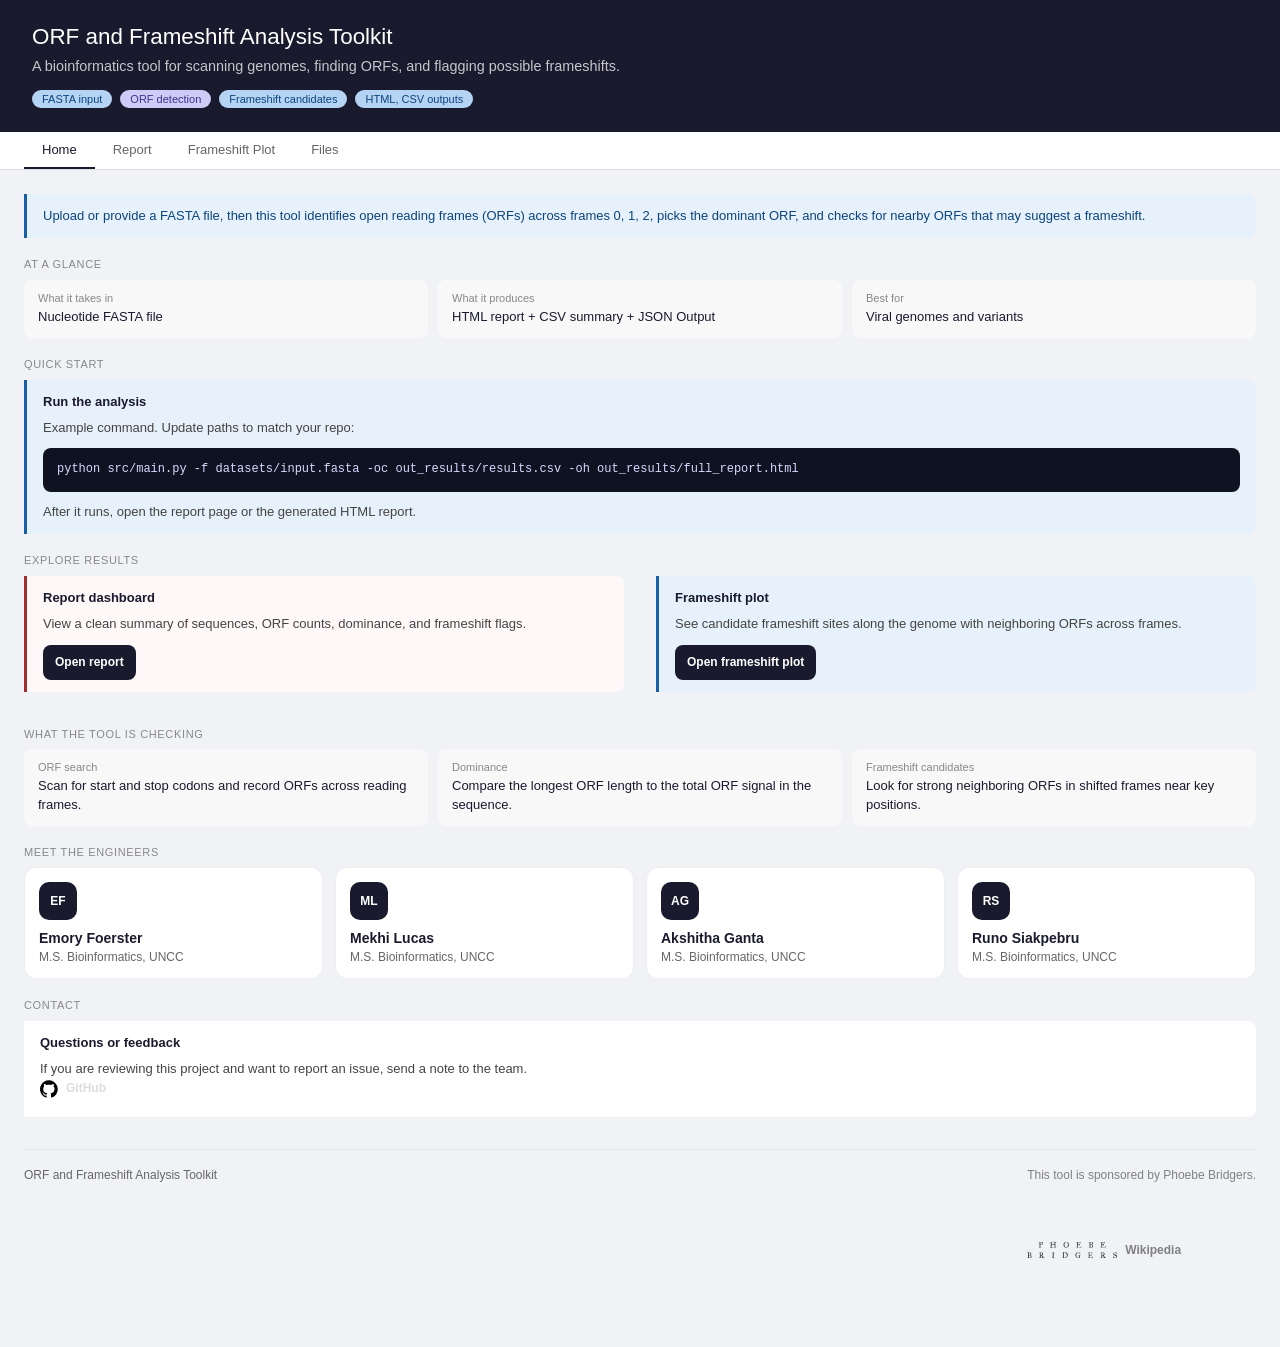
<file: webapp/index.html>
<!DOCTYPE html>
<html lang="en">
<head>
  <meta charset="UTF-8" />
  <meta name="viewport" content="width=device-width, initial-scale=1"/>
  <title>ORF and Frameshift Analysis Toolkit - Home</title>
  <link rel="stylesheet" href="css/style.css">
</head>

<body>
  <header>
    <h1>ORF and Frameshift Analysis Toolkit</h1>
    <p>A bioinformatics tool for scanning genomes, finding ORFs, and flagging possible frameshifts.</p>

    <div class="badges">
      <span class="badge badge-ref">FASTA input</span>
      <span class="badge badge-sars1">ORF detection</span>
      <span class="badge badge-ref">Frameshift candidates</span>
      <span class="badge badge-ref">HTML, CSV outputs</span>
    </div>
  </header>

  <nav class="main-tabs">
    <a class="main-tab active" href="/">Home</a>
    <a class="main-tab" href="/report">Report</a>
    <a class="main-tab" href="/frameshift-plot">Frameshift Plot</a>
    <a class="main-tab" href="/files">Files</a>
  </nav>

  <main class="tab-content active">
    <p class="summary-banner">
      Upload or provide a FASTA file, then this tool identifies open reading frames (ORFs) across frames 0, 1, 2,
      picks the dominant ORF, and checks for nearby ORFs that may suggest a frameshift.
    </p>

    <p class="section-title">At a glance</p>
    <div class="metrics-grid">
      <div class="metric-card">
        <div class="metric-label">What it takes in</div>
        <div class="metric-val metric-text">Nucleotide FASTA file</div>
      </div>
      <div class="metric-card">
        <div class="metric-label">What it produces</div>
        <div class="metric-val metric-text">HTML report + CSV summary + JSON Output</div>
      </div>
      <div class="metric-card">
        <div class="metric-label">Best for</div>
        <div class="metric-val metric-text">Viral genomes and variants</div>
      </div>
    </div>

    <p class="section-title">Quick start</p>
    <div class="finding-card finding-info">
      <div class="finding-title">Run the analysis</div>
      <p class="finding-body">
        Example command. Update paths to match your repo:
      </p>
      <pre class="code-block">python src/main.py -f datasets/input.fasta -oc out_results/results.csv -oh out_results/full_report.html</pre>
      <p class="finding-body">
        After it runs, open the report page or the generated HTML report.
      </p>
    </div>

    <p class="section-title">Explore results</p>
    <div class="two-col">
      <div class="finding-card finding-warn">
        <div class="finding-title">Report dashboard</div>
        <p class="finding-body">
          View a clean summary of sequences, ORF counts, dominance, and frameshift flags.
        </p>
        <p class="link-row"><a class="link-btn" href="/report">Open report</a></p>
      </div>

      <div class="finding-card finding-info">
        <div class="finding-title">Frameshift plot</div>
        <p class="finding-body">
          See candidate frameshift sites along the genome with neighboring ORFs across frames.
        </p>
        <p class="link-row"><a class="link-btn" href="/frameshift-plot">Open frameshift plot</a></p>
      </div>
    </div>

    <p class="section-title">What the tool is checking</p>
    <div class="metrics-grid">
      <div class="metric-card">
        <div class="metric-label">ORF search</div>
        <div class="metric-val metric-text">
          Scan for start and stop codons and record ORFs across reading frames.
        </div>
      </div>
      <div class="metric-card">
        <div class="metric-label">Dominance</div>
        <div class="metric-val metric-text">
          Compare the longest ORF length to the total ORF signal in the sequence.
        </div>
      </div>
      <div class="metric-card">
        <div class="metric-label">Frameshift candidates</div>
        <div class="metric-val metric-text">
          Look for strong neighboring ORFs in shifted frames near key positions.
        </div>
      </div>
    </div>

    <h3 class="section-title">Meet the engineers</h3>
    <div class="team-grid">
      <div class="team-card">
        <div class="avatar">EF</div>
        <div class="team-name">Emory Foerster </div>
        <div class="team-role">M.S. Bioinformatics, UNCC</div>
      </div>
      <div class="team-card">
        <div class="avatar">ML</div>
        <div class="team-name">Mekhi Lucas</div>
        <div class="team-role">M.S. Bioinformatics, UNCC</div>
      </div>
      <div class="team-card">
        <div class="avatar">AG</div>
        <div class="team-name">Akshitha Ganta</div>
        <div class="team-role">M.S. Bioinformatics, UNCC</div>
      </div>
      <div class="team-card">
        <div class="avatar">RS</div>
        <div class="team-name">Runo Siakpebru</div>
        <div class="team-role">M.S. Bioinformatics, UNCC</div>
      </div>
    </div>

    <p class="section-title">Contact</p>
    <div class="finding-card">
      <div class="finding-title">Questions or feedback</div>
      <p class="finding-body">
        If you are reviewing this project and want to report an issue, send a note to the team.
      </p>
      <a class="github-link" href="https://github.com/emory-foerster/BINF_6112_Final" target="_blank" rel="noopener"> <img src="css/icons/github.svg" alt="GitHub" class="github-icon"><span class="github-text">GitHub</span>
      </a>
    </div>

    <footer class="site-footer">

  <div>ORF and Frameshift Analysis Toolkit</div>
  <div class="muted">
    This tool is sponsored by Phoebe Bridgers.
    <div style="margin-top:8px;">
      <a class="icon-link" href="https://en.wikipedia.org/wiki/Phoebe_Bridgers" target="_blank" rel="noopener">
        <img src="css/icons/bridgers.svg" alt="Phoebe Bridgers" class="icon-small">
        <span class="icon-text">Wikipedia</span>
      </a>
    </div>
  </div>
</footer>
  </main>
</body>
</html>
</file>
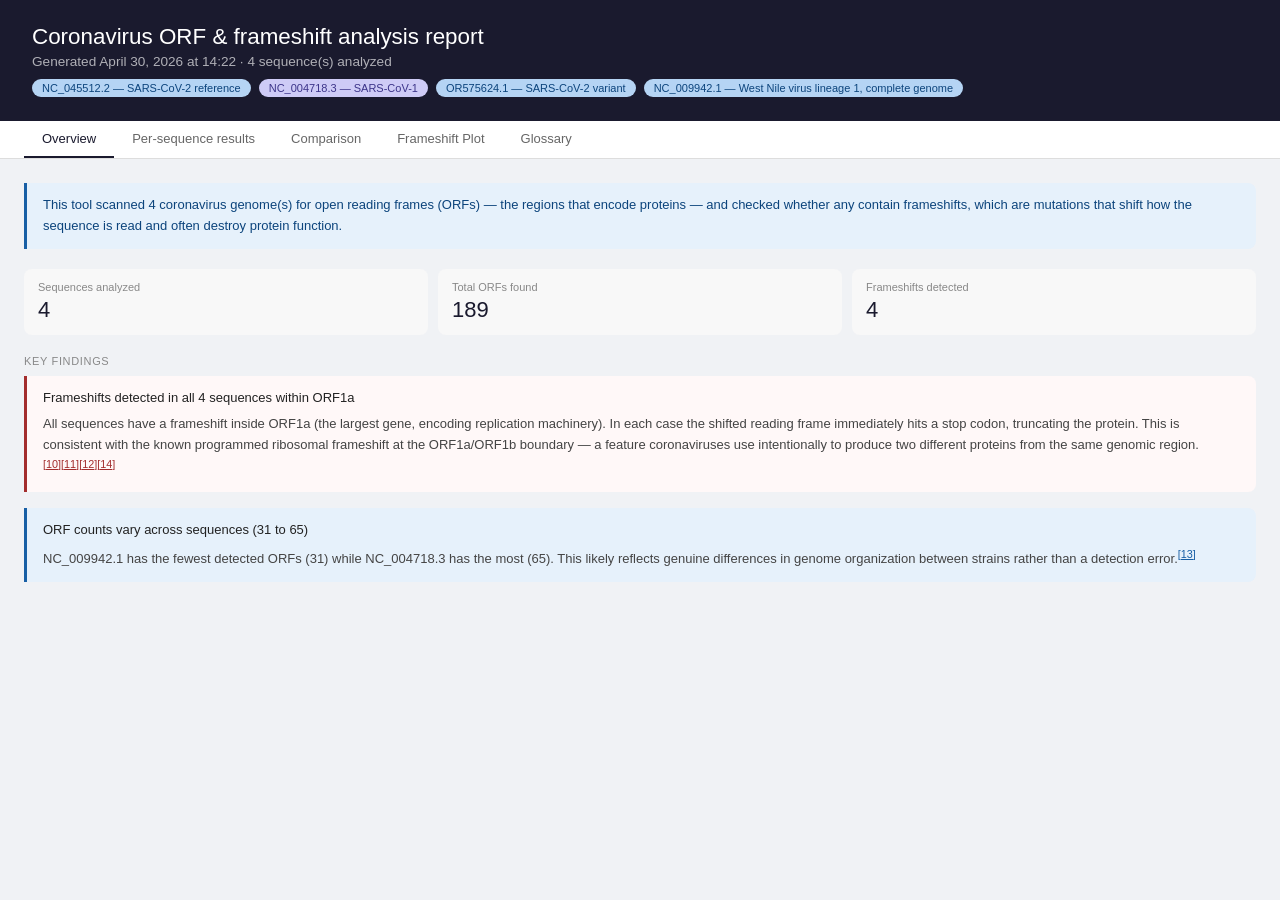
<file: out_results/full_report.html>
<!DOCTYPE html>
<html lang="en">
<head>
  <meta charset="UTF-8">
  <title>Coronavirus ORF Analysis Report</title>
  <style>
    *{box-sizing:border-box;margin:0;padding:0;}
    body{font-family:'Segoe UI',sans-serif;background:#f0f2f5;color:#222;font-size:14px;}
    header{background:#1a1a2e;color:white;padding:1.5rem 2rem;}
    header h1{font-size:1.4rem;font-weight:500;}
    header p{opacity:.65;font-size:.85rem;margin-top:4px;}
    .badges{display:flex;gap:8px;margin-top:10px;flex-wrap:wrap;}
    .badge{font-size:11px;padding:3px 10px;border-radius:20px;font-weight:500;}
    .badge-ref{background:#B5D4F4;color:#0C447C;}
    .badge-sars1{background:#CECBF6;color:#3C3489;}
    .main-tabs{display:flex;gap:0;border-bottom:1px solid #ddd;background:white;padding:0 1.5rem;}
    .main-tab{padding:10px 18px;font-size:13px;cursor:pointer;border-bottom:2px solid transparent;color:#666;background:none;border-top:none;border-left:none;border-right:none;}
    .main-tab.active{color:#1a1a2e;border-bottom:2px solid #1a1a2e;font-weight:500;}
    .tab-content{display:none;padding:1.5rem;max-width:1300px;margin:0 auto;}
    .tab-content.active{display:block;}
    .summary-banner{background:#E6F1FB;border-left:3px solid #185FA5;border-radius:0 8px 8px 0;padding:12px 16px;margin-bottom:1.25rem;font-size:13px;line-height:1.6;color:#0C447C;}
    .metrics-grid{display:grid;grid-template-columns:repeat(auto-fit,minmax(130px,1fr));gap:10px;margin-bottom:1.25rem;}
    .metric-card{background:#f8f8f8;border-radius:8px;padding:12px 14px;}
    .metric-label{font-size:11px;color:#888;margin-bottom:4px;}
    .metric-val{font-size:22px;font-weight:500;color:#1a1a2e;}
    .section-title{font-size:11px;font-weight:500;text-transform:uppercase;letter-spacing:.06em;color:#888;margin:1.25rem 0 .6rem;}
    .cov-row{display:flex;align-items:center;gap:10px;margin-bottom:7px;}
    .cov-label{width:150px;font-size:12px;flex-shrink:0;}
    .cov-bg{flex:1;background:#e5e5e5;border-radius:4px;height:8px;}
    .cov-bar{height:8px;border-radius:4px;}
    .cov-pct{width:36px;font-size:12px;text-align:right;color:#666;}
    .tbl-scroll{overflow-x:auto;max-height:380px;overflow-y:auto;border:1px solid #eee;border-radius:6px;}
    .orf-tbl{width:100%;border-collapse:collapse;font-size:12px;}
    .orf-tbl th{background:#1a1a2e;color:white;padding:6px 10px;text-align:left;position:sticky;top:0;font-size:11px;font-weight:500;}
    .orf-tbl td{padding:5px 10px;border-bottom:1px solid #f0f0f0;}
    .orf-tbl tr:hover td{background:#fafafa;}
    .gene-col{color:#BA7517;font-weight:500;}
    .fdot{display:inline-block;color:white;padding:2px 7px;border-radius:4px;font-size:11px;font-weight:500;margin:1px;}
    .two-col{display:grid;grid-template-columns:1fr 1fr;gap:2rem;margin-bottom:1rem;}
    .fs-card{border-left:3px solid #A32D2D;border-radius:0 8px 8px 0;padding:12px 16px;margin-bottom:1rem;background:#fff8f8;}
    .fs-title{font-size:13px;font-weight:500;color:#A32D2D;margin-bottom:5px;}
    .fs-loc{font-size:12px;color:#444;margin-bottom:6px;}
    .stop-warn{font-size:12px;color:#791F1F;background:#FCEBEB;border-radius:6px;padding:6px 10px;margin:6px 0;line-height:1.5;}
    .no-stop{font-size:12px;color:#854F0B;background:#FAEEDA;border-radius:6px;padding:6px 10px;margin:6px 0;}
    .no-fs{color:#3B6D11;font-style:italic;font-size:13px;}
    .codon-label{font-size:11px;color:#888;margin-top:8px;margin-bottom:3px;}
    .codon-row{display:flex;flex-wrap:wrap;gap:4px;}
    .codon{padding:3px 6px;border-radius:4px;font-family:monospace;font-size:12px;font-weight:500;}
    .codon-orig{background:#EAF3DE;color:#27500A;}
    .codon-shift{background:#FAEEDA;color:#633806;}
    .codon-stop{background:#FCEBEB;color:#791F1F;}
    .ref-banner{background:#E6F1FB;border-left:3px solid #185FA5;border-radius:0 8px 8px 0;padding:10px 14px;margin-bottom:1rem;font-size:12px;color:#0C447C;line-height:1.5;}
    .sars1-banner{background:#EEEDFE;border-left:3px solid #534AB7;border-radius:0 8px 8px 0;padding:10px 14px;margin-bottom:1rem;font-size:12px;color:#3C3489;line-height:1.5;}
    .seq-tabs{display:flex;gap:8px;margin-bottom:1rem;flex-wrap:wrap;}
    .seq-tab{padding:5px 14px;font-size:12px;border-radius:20px;border:1px solid #ccc;cursor:pointer;background:white;color:#666;}
    .seq-tab.active{background:#1a1a2e;color:white;border-color:#1a1a2e;}
    .seq-panel{display:none;}
    .seq-panel.active{display:block;}
    .comp-tbl{width:100%;border-collapse:collapse;font-size:13px;}
    .comp-tbl th{text-align:left;padding:9px 14px;background:#f0f0f0;font-weight:500;font-size:12px;border-bottom:2px solid #ddd;}
    .th-sub{font-weight:400;color:#888;font-size:11px;}
    .comp-tbl td{padding:8px 14px;border-bottom:1px solid #eee;}
    .comp-tbl tr:hover td{background:#fafafa;}
    .metric-col{color:#444;font-weight:500;}
    .ref-col{color:#185FA5;font-weight:500;}
    .finding-card{border-radius:0 8px 8px 0;padding:12px 16px;margin-bottom:1rem;font-size:13px;line-height:1.6;}
    .finding-warn{background:#fff8f8;border-left:3px solid #A32D2D;}
    .finding-info{background:#E6F1FB;border-left:3px solid #185FA5;}
    .finding-title{font-weight:500;margin-bottom:5px;}
    .finding-body{color:#444;}
    .glossary-item{border:1px solid #eee;border-radius:8px;padding:12px 16px;margin-bottom:10px;}
    .glossary-term{font-weight:500;font-size:13px;margin-bottom:4px;}
    .glossary-def{font-size:13px;color:#555;line-height:1.6;}
    .finding-refs{margin-top:8px;font-size:11px;color:#888;line-height:1.7;}
    .finding-refs a{color:#A32D2D;text-decoration:none;}
    .finding-refs a:hover{text-decoration:underline;}
    @media(max-width:700px){.two-col{grid-template-columns:1fr;}}
  </style>
  <script src="https://cdn.plot.ly/plotly-latest.min.js"></script>
</head>
<body>
  <header>
    <h1>Coronavirus ORF &amp; frameshift analysis report</h1>
    <p>Generated April 30, 2026 at 14:22 &middot; 4 sequence(s) analyzed</p>
    <div class="badges">
      <span class="badge badge-ref">NC_045512.2 &mdash; SARS-CoV-2 reference</span><span class="badge badge-sars1">NC_004718.3 &mdash; SARS-CoV-1</span><span class="badge badge-ref">OR575624.1 &mdash; SARS-CoV-2 variant</span><span class="badge badge-ref">NC_009942.1 &mdash; West Nile virus lineage 1, complete genome</span>
    </div>
  </header>

  <div class="main-tabs">
    <button class="main-tab active" onclick="switchTab('overview')">Overview</button>
    <button class="main-tab" onclick="switchTab('sequences')">Per-sequence results</button>
    <button class="main-tab" onclick="switchTab('compare')">Comparison</button>
    <button class="main-tab" onclick="switchTab('plot')">Frameshift Plot</button>
    <button class="main-tab" onclick="switchTab('glossary')">Glossary</button>
  </div>

  <div id="tab-overview" class="tab-content active">
    <div class="summary-banner">
      This tool scanned 4 coronavirus genome(s) for open reading frames (ORFs) &mdash; the regions that encode proteins &mdash; and checked whether any contain frameshifts, which are mutations that shift how the sequence is read and often destroy protein function.
    </div>
    <div class="metrics-grid">
      <div class="metric-card"><div class="metric-label">Sequences analyzed</div><div class="metric-val">4</div></div>
      <div class="metric-card"><div class="metric-label">Total ORFs found</div><div class="metric-val">189</div></div>
      <div class="metric-card"><div class="metric-label">Frameshifts detected</div><div class="metric-val">4</div></div>
    </div>
    <p class="section-title">Key findings</p>
    
    <div class="finding-card finding-warn">
      <div class="finding-title">Frameshifts detected in all 4 sequences within ORF1a</div>
      <p class="finding-body">All sequences have a frameshift inside ORF1a (the largest gene, encoding replication machinery). In each case the shifted reading frame immediately hits a stop codon, truncating the protein. This is consistent with the known programmed ribosomal frameshift at the ORF1a/ORF1b boundary — a feature coronaviruses use intentionally to produce two different proteins from the same genomic region.</p>
      <sup><a href="#ref-10" style="color:#A32D2D;">[10]</a><a href="#ref-11" style="color:#A32D2D;">[11]</a><a href="#ref-12" style="color:#A32D2D;">[12]</a><a href="#ref-14" style="color:#A32D2D;">[14]</a></sup>
    </div>
    <div class="finding-card finding-info">
      <div class="finding-title">ORF counts vary across sequences (31 to 65)</div>
      <p class="finding-body">NC_009942.1 has the fewest detected ORFs (31) while NC_004718.3 has the most (65). This likely reflects genuine differences in genome organization between strains rather than a detection error.<sup><a href="#ref-13" style="color:#185FA5;">[13]</a></sup></p>
    </div>
  </div>

  <div id="tab-sequences" class="tab-content">
    <div class="seq-tabs"><button class="seq-tab active" onclick="switchSeq('s0')">NC_045512.2</button>
<button class="seq-tab " onclick="switchSeq('s1')">NC_004718.3</button>
<button class="seq-tab " onclick="switchSeq('s2')">OR575624.1</button>
<button class="seq-tab " onclick="switchSeq('s3')">NC_009942.1</button>
</div>
    
        <div id="seq-s0" class="seq-panel active">
          <div class="ref-banner"><strong>SARS-CoV-2 reference genome</strong> — NC_045512.2 is the Wuhan-Hu-1 strain deposited when SARS-CoV-2 was first sequenced in 2020. This is the standard reference for all SARS-CoV-2 research.</div>
          <div class="metrics-grid">
            <div class="metric-card"><div class="metric-label">Total ORFs</div><div class="metric-val">47</div></div>
            <div class="metric-card"><div class="metric-label">Frameshift at</div><div class="metric-val" style="font-size:16px;">pos 13,310</div></div>
            <div class="metric-card"><div class="metric-label">Spike ORFs</div><div class="metric-val">3</div></div>
            <div class="metric-card"><div class="metric-label">Sequence length</div><div class="metric-val" style="font-size:15px;">29,903 bp</div></div>
          </div>
          <div class="two-col">
            <div>
              <p class="section-title">ORF table</p>
              <div class="tbl-scroll">
                <table class="orf-tbl">
                  <thead><tr><th>Frame</th><th>Start</th><th>End</th><th>Length (bp)</th><th>Length (aa)</th><th>Known gene</th></tr></thead>
                  <tbody><tr>
          <td><span class="fdot" style="background:#639922">F0</span></td>
          <td>13,767</td><td>21,555</td>
          <td>7,788</td><td>2,596</td>
          <td class="gene-col">ORF1a</td></tr><tr>
          <td><span class="fdot" style="background:#639922">F0</span></td>
          <td>25,392</td><td>26,220</td>
          <td>828</td><td>276</td>
          <td class="gene-col">ORF3a</td></tr><tr>
          <td><span class="fdot" style="background:#639922">F0</span></td>
          <td>26,244</td><td>26,472</td>
          <td>228</td><td>76</td>
          <td class="gene-col">E protein</td></tr><tr>
          <td><span class="fdot" style="background:#639922">F0</span></td>
          <td>27,201</td><td>27,387</td>
          <td>186</td><td>62</td>
          <td class="gene-col">ORF6</td></tr><tr>
          <td><span class="fdot" style="background:#639922">F0</span></td>
          <td>27,393</td><td>27,759</td>
          <td>366</td><td>122</td>
          <td class="gene-col">ORF7a</td></tr><tr>
          <td><span class="fdot" style="background:#185FA5">F1</span></td>
          <td>265</td><td>13,483</td>
          <td>13,218</td><td>4,406</td>
          <td class="gene-col">ORF1a</td></tr><tr>
          <td><span class="fdot" style="background:#185FA5">F1</span></td>
          <td>15,460</td><td>15,667</td>
          <td>207</td><td>69</td>
          <td class="gene-col">ORF1a</td></tr><tr>
          <td><span class="fdot" style="background:#185FA5">F1</span></td>
          <td>19,147</td><td>19,303</td>
          <td>156</td><td>52</td>
          <td class="gene-col">ORF1a</td></tr><tr>
          <td><span class="fdot" style="background:#185FA5">F1</span></td>
          <td>21,535</td><td>25,384</td>
          <td>3,849</td><td>1,283</td>
          <td class="gene-col">Spike (S)</td></tr><tr>
          <td><span class="fdot" style="background:#185FA5">F1</span></td>
          <td>26,692</td><td>26,872</td>
          <td>180</td><td>60</td>
          <td class="gene-col">M protein</td></tr><tr>
          <td><span class="fdot" style="background:#185FA5">F1</span></td>
          <td>28,273</td><td>29,533</td>
          <td>1,260</td><td>420</td>
          <td class="gene-col">N protein</td></tr><tr>
          <td><span class="fdot" style="background:#7F77DD">F2</span></td>
          <td>725</td><td>881</td>
          <td>156</td><td>52</td>
          <td class="gene-col">ORF1a</td></tr><tr>
          <td><span class="fdot" style="background:#7F77DD">F2</span></td>
          <td>2,957</td><td>3,206</td>
          <td>249</td><td>83</td>
          <td class="gene-col">ORF1a</td></tr><tr>
          <td><span class="fdot" style="background:#7F77DD">F2</span></td>
          <td>3,947</td><td>4,103</td>
          <td>156</td><td>52</td>
          <td class="gene-col">ORF1a</td></tr><tr>
          <td><span class="fdot" style="background:#7F77DD">F2</span></td>
          <td>5,918</td><td>6,089</td>
          <td>171</td><td>57</td>
          <td class="gene-col">ORF1a</td></tr><tr>
          <td><span class="fdot" style="background:#7F77DD">F2</span></td>
          <td>6,155</td><td>6,350</td>
          <td>195</td><td>65</td>
          <td class="gene-col">ORF1a</td></tr><tr>
          <td><span class="fdot" style="background:#7F77DD">F2</span></td>
          <td>7,547</td><td>7,709</td>
          <td>162</td><td>54</td>
          <td class="gene-col">ORF1a</td></tr><tr>
          <td><span class="fdot" style="background:#7F77DD">F2</span></td>
          <td>10,214</td><td>10,400</td>
          <td>186</td><td>62</td>
          <td class="gene-col">ORF1a</td></tr><tr>
          <td><span class="fdot" style="background:#7F77DD">F2</span></td>
          <td>13,310</td><td>13,466</td>
          <td>156</td><td>52</td>
          <td class="gene-col">ORF1a</td></tr><tr>
          <td><span class="fdot" style="background:#7F77DD">F2</span></td>
          <td>21,935</td><td>22,199</td>
          <td>264</td><td>88</td>
          <td class="gene-col">Spike (S)</td></tr><tr>
          <td><span class="fdot" style="background:#7F77DD">F2</span></td>
          <td>25,523</td><td>25,697</td>
          <td>174</td><td>58</td>
          <td class="gene-col">ORF3a</td></tr><tr>
          <td><span class="fdot" style="background:#7F77DD">F2</span></td>
          <td>26,522</td><td>27,191</td>
          <td>669</td><td>223</td>
          <td class="gene-col">M protein</td></tr><tr>
          <td><span class="fdot" style="background:#7F77DD">F2</span></td>
          <td>27,893</td><td>28,259</td>
          <td>366</td><td>122</td>
          <td class="gene-col">ORF8</td></tr><tr>
          <td><span class="fdot" style="background:#7F77DD">F2</span></td>
          <td>28,283</td><td>28,577</td>
          <td>294</td><td>98</td>
          <td class="gene-col">N protein</td></tr><tr>
          <td><span class="fdot" style="background:#7F77DD">F2</span></td>
          <td>28,733</td><td>28,955</td>
          <td>222</td><td>74</td>
          <td class="gene-col">N protein</td></tr><tr>
          <td><span class="fdot" style="background:#639922">F0</span></td>
          <td>63</td><td>219</td>
          <td>156</td><td>52</td>
          <td class="gene-col"></td></tr><tr>
          <td><span class="fdot" style="background:#639922">F0</span></td>
          <td>3,561</td><td>3,723</td>
          <td>162</td><td>54</td>
          <td class="gene-col">ORF1a</td></tr><tr>
          <td><span class="fdot" style="background:#639922">F0</span></td>
          <td>8,865</td><td>9,060</td>
          <td>195</td><td>65</td>
          <td class="gene-col">ORF1a</td></tr><tr>
          <td><span class="fdot" style="background:#639922">F0</span></td>
          <td>11,718</td><td>11,925</td>
          <td>207</td><td>69</td>
          <td class="gene-col">ORF1a</td></tr><tr>
          <td><span class="fdot" style="background:#639922">F0</span></td>
          <td>16,353</td><td>16,545</td>
          <td>192</td><td>64</td>
          <td class="gene-col">ORF1a</td></tr><tr>
          <td><span class="fdot" style="background:#639922">F0</span></td>
          <td>29,211</td><td>29,388</td>
          <td>177</td><td>59</td>
          <td class="gene-col">N protein</td></tr><tr>
          <td><span class="fdot" style="background:#185FA5">F1</span></td>
          <td>2,899</td><td>3,100</td>
          <td>201</td><td>67</td>
          <td class="gene-col">ORF1a</td></tr><tr>
          <td><span class="fdot" style="background:#185FA5">F1</span></td>
          <td>4,096</td><td>4,318</td>
          <td>222</td><td>74</td>
          <td class="gene-col">ORF1a</td></tr><tr>
          <td><span class="fdot" style="background:#185FA5">F1</span></td>
          <td>6,466</td><td>6,706</td>
          <td>240</td><td>80</td>
          <td class="gene-col">ORF1a</td></tr><tr>
          <td><span class="fdot" style="background:#185FA5">F1</span></td>
          <td>16,630</td><td>16,789</td>
          <td>159</td><td>53</td>
          <td class="gene-col">ORF1a</td></tr><tr>
          <td><span class="fdot" style="background:#185FA5">F1</span></td>
          <td>28,333</td><td>28,513</td>
          <td>180</td><td>60</td>
          <td class="gene-col">N protein</td></tr><tr>
          <td><span class="fdot" style="background:#185FA5">F1</span></td>
          <td>29,236</td><td>29,482</td>
          <td>246</td><td>82</td>
          <td class="gene-col">N protein</td></tr><tr>
          <td><span class="fdot" style="background:#7F77DD">F2</span></td>
          <td>2,693</td><td>2,870</td>
          <td>177</td><td>59</td>
          <td class="gene-col">ORF1a</td></tr><tr>
          <td><span class="fdot" style="background:#7F77DD">F2</span></td>
          <td>5,792</td><td>5,978</td>
          <td>186</td><td>62</td>
          <td class="gene-col">ORF1a</td></tr><tr>
          <td><span class="fdot" style="background:#7F77DD">F2</span></td>
          <td>6,581</td><td>6,830</td>
          <td>249</td><td>83</td>
          <td class="gene-col">ORF1a</td></tr><tr>
          <td><span class="fdot" style="background:#7F77DD">F2</span></td>
          <td>11,579</td><td>11,753</td>
          <td>174</td><td>58</td>
          <td class="gene-col">ORF1a</td></tr><tr>
          <td><span class="fdot" style="background:#7F77DD">F2</span></td>
          <td>14,747</td><td>14,912</td>
          <td>165</td><td>55</td>
          <td class="gene-col">ORF1a</td></tr><tr>
          <td><span class="fdot" style="background:#7F77DD">F2</span></td>
          <td>17,417</td><td>17,621</td>
          <td>204</td><td>68</td>
          <td class="gene-col">ORF1a</td></tr><tr>
          <td><span class="fdot" style="background:#7F77DD">F2</span></td>
          <td>20,954</td><td>21,107</td>
          <td>153</td><td>51</td>
          <td class="gene-col">ORF1a</td></tr><tr>
          <td><span class="fdot" style="background:#7F77DD">F2</span></td>
          <td>23,414</td><td>23,717</td>
          <td>303</td><td>101</td>
          <td class="gene-col">Spike (S)</td></tr><tr>
          <td><span class="fdot" style="background:#7F77DD">F2</span></td>
          <td>27,446</td><td>27,614</td>
          <td>168</td><td>56</td>
          <td class="gene-col">ORF7a</td></tr><tr>
          <td><span class="fdot" style="background:#7F77DD">F2</span></td>
          <td>28,214</td><td>28,376</td>
          <td>162</td><td>54</td>
          <td class="gene-col">N protein</td></tr></tbody>
                </table>
              </div>
              <div style="margin-top:10px;"><span class="fdot" style="background:#639922">Frame 0: 11</span> <span class="fdot" style="background:#185FA5">Frame 1: 12</span> <span class="fdot" style="background:#7F77DD">Frame 2: 24</span></div>
            </div>
            <div>
              <p class="section-title">Gene coverage</p>
              
        <div class="cov-row">
          <span class="cov-label">ORF1a</span>
          <div class="cov-bg"><div class="cov-bar" style="width:100%;background:#639922"></div></div>
          <span class="cov-pct">100%</span>
        </div>
        <div class="cov-row">
          <span class="cov-label">nsp1-10</span>
          <div class="cov-bg"><div class="cov-bar" style="width:100%;background:#639922"></div></div>
          <span class="cov-pct">100%</span>
        </div>
        <div class="cov-row">
          <span class="cov-label">nsp12-16 (RdRp)</span>
          <div class="cov-bg"><div class="cov-bar" style="width:100%;background:#639922"></div></div>
          <span class="cov-pct">100%</span>
        </div>
        <div class="cov-row">
          <span class="cov-label">Spike (S)</span>
          <div class="cov-bg"><div class="cov-bar" style="width:100%;background:#639922"></div></div>
          <span class="cov-pct">100%</span>
        </div>
        <div class="cov-row">
          <span class="cov-label">ORF3a</span>
          <div class="cov-bg"><div class="cov-bar" style="width:100%;background:#639922"></div></div>
          <span class="cov-pct">100%</span>
        </div>
        <div class="cov-row">
          <span class="cov-label">E protein</span>
          <div class="cov-bg"><div class="cov-bar" style="width:100%;background:#639922"></div></div>
          <span class="cov-pct">100%</span>
        </div>
        <div class="cov-row">
          <span class="cov-label">M protein</span>
          <div class="cov-bg"><div class="cov-bar" style="width:100%;background:#639922"></div></div>
          <span class="cov-pct">100%</span>
        </div>
        <div class="cov-row">
          <span class="cov-label">ORF6</span>
          <div class="cov-bg"><div class="cov-bar" style="width:100%;background:#639922"></div></div>
          <span class="cov-pct">100%</span>
        </div>
        <div class="cov-row">
          <span class="cov-label">ORF7a</span>
          <div class="cov-bg"><div class="cov-bar" style="width:100%;background:#639922"></div></div>
          <span class="cov-pct">100%</span>
        </div>
        <div class="cov-row">
          <span class="cov-label">ORF7b</span>
          <div class="cov-bg"><div class="cov-bar" style="width:2%;background:#A32D2D"></div></div>
          <span class="cov-pct">2%</span>
        </div>
        <div class="cov-row">
          <span class="cov-label">ORF8</span>
          <div class="cov-bg"><div class="cov-bar" style="width:100%;background:#639922"></div></div>
          <span class="cov-pct">100%</span>
        </div>
        <div class="cov-row">
          <span class="cov-label">N protein</span>
          <div class="cov-bg"><div class="cov-bar" style="width:100%;background:#639922"></div></div>
          <span class="cov-pct">100%</span>
        </div>
        <div class="cov-row">
          <span class="cov-label">ORF10</span>
          <div class="cov-bg"><div class="cov-bar" style="width:0%;background:#A32D2D"></div></div>
          <span class="cov-pct">0%</span>
        </div>
            </div>
          </div>
          <p class="section-title">Frameshift analysis</p>
          
        <div class="fs-card">
          <div class="fs-title">+1 frameshift at position 13,310</div>
          <p class="fs-loc">Located within: <strong>ORF1a</strong></p>
          <p class="stop-warn">Stop codon <strong>TAA</strong> at codon 9 — protein likely truncated (loss-of-function)</p>
          <p class="codon-label">Original reading:</p>
          <div class="codon-row"><span class="codon codon-orig">ATG</span><span class="codon codon-orig">TAC</span><span class="codon codon-orig">AAA</span><span class="codon codon-orig">TAC</span><span class="codon codon-orig">CTA</span><span class="codon codon-orig">CAA</span><span class="codon codon-orig">CTT</span><span class="codon codon-orig">GTG</span><span class="codon codon-orig">CTA</span><span class="codon codon-orig">ATG</span><span class="codon codon-orig">ACC</span><span class="codon codon-orig">CTG</span><span class="codon codon-orig">TGG</span><span class="codon codon-orig">GTT</span><span class="codon codon-orig">TTA</span><span class="codon codon-orig">CAC</span><span class="codon codon-orig">TTA</span><span class="codon codon-orig">AAA</span><span class="codon codon-orig">ACA</span><span class="codon codon-orig">CAG</span></div>
          <p class="codon-label" style="margin-top:8px;">Shifted reading:</p>
          <div class="codon-row"><span class="codon codon-shift">TGT</span><span class="codon codon-shift">ACA</span><span class="codon codon-shift">AAT</span><span class="codon codon-shift">ACC</span><span class="codon codon-shift">TAC</span><span class="codon codon-shift">AAC</span><span class="codon codon-shift">TTG</span><span class="codon codon-shift">TGC</span><span class="codon codon-stop">TAA</span><span class="codon codon-stop">TGA</span><span class="codon codon-shift">CCC</span><span class="codon codon-shift">TGT</span><span class="codon codon-shift">GGG</span><span class="codon codon-shift">TTT</span><span class="codon codon-shift">TAC</span><span class="codon codon-shift">ACT</span><span class="codon codon-stop">TAA</span><span class="codon codon-shift">AAA</span><span class="codon codon-shift">CAC</span><span class="codon codon-shift">AGT</span></div>
        </div>
        <div class="fs-card">
          <div class="fs-title">+2 frameshift at position 13,305</div>
          <p class="fs-loc">Located within: <strong>ORF1a</strong></p>
          <p class="no-stop">No immediate stop codon — may alter protein function</p>
          <p class="codon-label">Original reading:</p>
          <div class="codon-row"><span class="codon codon-orig">TAA</span><span class="codon codon-orig">GTA</span><span class="codon codon-orig">TGT</span><span class="codon codon-orig">ACA</span><span class="codon codon-orig">AAT</span><span class="codon codon-orig">ACC</span><span class="codon codon-orig">TAC</span><span class="codon codon-orig">AAC</span><span class="codon codon-orig">TTG</span><span class="codon codon-orig">TGC</span><span class="codon codon-orig">TAA</span><span class="codon codon-orig">TGA</span><span class="codon codon-orig">CCC</span><span class="codon codon-orig">TGT</span><span class="codon codon-orig">GGG</span><span class="codon codon-orig">TTT</span><span class="codon codon-orig">TAC</span><span class="codon codon-orig">ACT</span><span class="codon codon-orig">TAA</span><span class="codon codon-orig">AAA</span></div>
          <p class="codon-label" style="margin-top:8px;">Shifted reading:</p>
          <div class="codon-row"><span class="codon codon-shift">AGT</span><span class="codon codon-shift">ATG</span><span class="codon codon-shift">TAC</span><span class="codon codon-shift">AAA</span><span class="codon codon-shift">TAC</span><span class="codon codon-shift">CTA</span><span class="codon codon-shift">CAA</span><span class="codon codon-shift">CTT</span><span class="codon codon-shift">GTG</span><span class="codon codon-shift">CTA</span><span class="codon codon-shift">ATG</span><span class="codon codon-shift">ACC</span><span class="codon codon-shift">CTG</span><span class="codon codon-shift">TGG</span><span class="codon codon-shift">GTT</span><span class="codon codon-shift">TTA</span><span class="codon codon-shift">CAC</span><span class="codon codon-shift">TTA</span><span class="codon codon-shift">AAA</span></div>
        </div>
        <div class="fs-card">
          <div class="fs-title">+2 frameshift at position 13,431</div>
          <p class="fs-loc">Located within: <strong>ORF1a</strong></p>
          <p class="stop-warn">Stop codon <strong>TAA</strong> at codon 11 — protein likely truncated (loss-of-function)</p>
          <p class="codon-label">Original reading:</p>
          <div class="codon-row"><span class="codon codon-orig">CAT</span><span class="codon codon-orig">GCT</span><span class="codon codon-orig">TCA</span><span class="codon codon-orig">GTC</span><span class="codon codon-orig">AGC</span><span class="codon codon-orig">TGA</span><span class="codon codon-orig">TGC</span><span class="codon codon-orig">ACA</span><span class="codon codon-orig">ATC</span><span class="codon codon-orig">GTT</span><span class="codon codon-orig">TTT</span><span class="codon codon-orig">AAA</span><span class="codon codon-orig">CGG</span><span class="codon codon-orig">GTT</span><span class="codon codon-orig">TGC</span><span class="codon codon-orig">GGT</span><span class="codon codon-orig">GTA</span><span class="codon codon-orig">AGT</span><span class="codon codon-orig">GCA</span><span class="codon codon-orig">GCC</span></div>
          <p class="codon-label" style="margin-top:8px;">Shifted reading:</p>
          <div class="codon-row"><span class="codon codon-shift">TGC</span><span class="codon codon-shift">TTC</span><span class="codon codon-shift">AGT</span><span class="codon codon-shift">CAG</span><span class="codon codon-shift">CTG</span><span class="codon codon-shift">ATG</span><span class="codon codon-shift">CAC</span><span class="codon codon-shift">AAT</span><span class="codon codon-shift">CGT</span><span class="codon codon-shift">TTT</span><span class="codon codon-stop">TAA</span><span class="codon codon-shift">ACG</span><span class="codon codon-shift">GGT</span><span class="codon codon-shift">TTG</span><span class="codon codon-shift">CGG</span><span class="codon codon-shift">TGT</span><span class="codon codon-shift">AAG</span><span class="codon codon-shift">TGC</span><span class="codon codon-shift">AGC</span></div>
        </div>
        <div class="fs-card">
          <div class="fs-title">+2 frameshift at position 13,563</div>
          <p class="fs-loc">Located within: <strong>ORF1a</strong></p>
          <p class="stop-warn">Stop codon <strong>TAA</strong> at codon 5 — protein likely truncated (loss-of-function)</p>
          <p class="codon-label">Original reading:</p>
          <div class="codon-row"><span class="codon codon-orig">GTA</span><span class="codon codon-orig">GCT</span><span class="codon codon-orig">GGT</span><span class="codon codon-orig">TTT</span><span class="codon codon-orig">GCT</span><span class="codon codon-orig">AAA</span><span class="codon codon-orig">TTC</span><span class="codon codon-orig">CTA</span><span class="codon codon-orig">AAA</span><span class="codon codon-orig">ACT</span><span class="codon codon-orig">AAT</span><span class="codon codon-orig">TGT</span><span class="codon codon-orig">TGT</span><span class="codon codon-orig">CGC</span><span class="codon codon-orig">TTC</span><span class="codon codon-orig">CAA</span><span class="codon codon-orig">GAA</span><span class="codon codon-orig">AAG</span><span class="codon codon-orig">GAC</span><span class="codon codon-orig">GAA</span></div>
          <p class="codon-label" style="margin-top:8px;">Shifted reading:</p>
          <div class="codon-row"><span class="codon codon-shift">AGC</span><span class="codon codon-shift">TGG</span><span class="codon codon-shift">TTT</span><span class="codon codon-shift">TGC</span><span class="codon codon-stop">TAA</span><span class="codon codon-shift">ATT</span><span class="codon codon-shift">CCT</span><span class="codon codon-shift">AAA</span><span class="codon codon-shift">AAC</span><span class="codon codon-stop">TAA</span><span class="codon codon-shift">TTG</span><span class="codon codon-shift">TTG</span><span class="codon codon-shift">TCG</span><span class="codon codon-shift">CTT</span><span class="codon codon-shift">CCA</span><span class="codon codon-shift">AGA</span><span class="codon codon-shift">AAA</span><span class="codon codon-shift">GGA</span><span class="codon codon-shift">CGA</span></div>
        </div>
        <div class="fs-card">
          <div class="fs-title">+2 frameshift at position 13,608</div>
          <p class="fs-loc">Located within: <strong>ORF1a</strong></p>
          <p class="stop-warn">Stop codon <strong>TGA</strong> at codon 6 — protein likely truncated (loss-of-function)</p>
          <p class="codon-label">Original reading:</p>
          <div class="codon-row"><span class="codon codon-orig">CAA</span><span class="codon codon-orig">GAA</span><span class="codon codon-orig">AAG</span><span class="codon codon-orig">GAC</span><span class="codon codon-orig">GAA</span><span class="codon codon-orig">GAT</span><span class="codon codon-orig">GAC</span><span class="codon codon-orig">AAT</span><span class="codon codon-orig">TTA</span><span class="codon codon-orig">ATT</span><span class="codon codon-orig">GAT</span><span class="codon codon-orig">TCT</span><span class="codon codon-orig">TAC</span><span class="codon codon-orig">TTT</span><span class="codon codon-orig">GTA</span><span class="codon codon-orig">GTT</span><span class="codon codon-orig">AAG</span><span class="codon codon-orig">AGA</span><span class="codon codon-orig">CAC</span><span class="codon codon-orig">ACT</span></div>
          <p class="codon-label" style="margin-top:8px;">Shifted reading:</p>
          <div class="codon-row"><span class="codon codon-shift">AGA</span><span class="codon codon-shift">AAA</span><span class="codon codon-shift">GGA</span><span class="codon codon-shift">CGA</span><span class="codon codon-shift">AGA</span><span class="codon codon-stop">TGA</span><span class="codon codon-shift">CAA</span><span class="codon codon-shift">TTT</span><span class="codon codon-shift">AAT</span><span class="codon codon-stop">TGA</span><span class="codon codon-shift">TTC</span><span class="codon codon-shift">TTA</span><span class="codon codon-shift">CTT</span><span class="codon codon-shift">TGT</span><span class="codon codon-shift">AGT</span><span class="codon codon-stop">TAA</span><span class="codon codon-shift">GAG</span><span class="codon codon-shift">ACA</span><span class="codon codon-shift">CAC</span></div>
        </div>
        <div class="fs-card">
          <div class="fs-title">+1 frameshift at position 13,442</div>
          <p class="fs-loc">Located within: <strong>ORF1a</strong></p>
          <p class="stop-warn">Stop codon <strong>TGA</strong> at codon 2 — protein likely truncated (loss-of-function)</p>
          <p class="codon-label">Original reading:</p>
          <div class="codon-row"><span class="codon codon-orig">CAG</span><span class="codon codon-orig">CTG</span><span class="codon codon-orig">ATG</span><span class="codon codon-orig">CAC</span><span class="codon codon-orig">AAT</span><span class="codon codon-orig">CGT</span><span class="codon codon-orig">TTT</span><span class="codon codon-orig">TAA</span><span class="codon codon-orig">ACG</span><span class="codon codon-orig">GGT</span><span class="codon codon-orig">TTG</span><span class="codon codon-orig">CGG</span><span class="codon codon-orig">TGT</span><span class="codon codon-orig">AAG</span><span class="codon codon-orig">TGC</span><span class="codon codon-orig">AGC</span><span class="codon codon-orig">CCG</span><span class="codon codon-orig">TCT</span><span class="codon codon-orig">TAC</span><span class="codon codon-orig">ACC</span></div>
          <p class="codon-label" style="margin-top:8px;">Shifted reading:</p>
          <div class="codon-row"><span class="codon codon-shift">AGC</span><span class="codon codon-stop">TGA</span><span class="codon codon-shift">TGC</span><span class="codon codon-shift">ACA</span><span class="codon codon-shift">ATC</span><span class="codon codon-shift">GTT</span><span class="codon codon-shift">TTT</span><span class="codon codon-shift">AAA</span><span class="codon codon-shift">CGG</span><span class="codon codon-shift">GTT</span><span class="codon codon-shift">TGC</span><span class="codon codon-shift">GGT</span><span class="codon codon-shift">GTA</span><span class="codon codon-shift">AGT</span><span class="codon codon-shift">GCA</span><span class="codon codon-shift">GCC</span><span class="codon codon-shift">CGT</span><span class="codon codon-shift">CTT</span><span class="codon codon-shift">ACA</span><span class="codon codon-shift">CCG</span></div>
        </div>
        <div class="fs-card">
          <div class="fs-title">+1 frameshift at position 13,550</div>
          <p class="fs-loc">Located within: <strong>ORF1a</strong></p>
          <p class="no-stop">No immediate stop codon — may alter protein function</p>
          <p class="codon-label">Original reading:</p>
          <div class="codon-row"><span class="codon codon-orig">CTA</span><span class="codon codon-orig">CAA</span><span class="codon codon-orig">TGA</span><span class="codon codon-orig">TAA</span><span class="codon codon-orig">AGT</span><span class="codon codon-orig">AGC</span><span class="codon codon-orig">TGG</span><span class="codon codon-orig">TTT</span><span class="codon codon-orig">TGC</span><span class="codon codon-orig">TAA</span><span class="codon codon-orig">ATT</span><span class="codon codon-orig">CCT</span><span class="codon codon-orig">AAA</span><span class="codon codon-orig">AAC</span><span class="codon codon-orig">TAA</span><span class="codon codon-orig">TTG</span><span class="codon codon-orig">TTG</span><span class="codon codon-orig">TCG</span><span class="codon codon-orig">CTT</span><span class="codon codon-orig">CCA</span></div>
          <p class="codon-label" style="margin-top:8px;">Shifted reading:</p>
          <div class="codon-row"><span class="codon codon-shift">TAC</span><span class="codon codon-shift">AAT</span><span class="codon codon-shift">GAT</span><span class="codon codon-shift">AAA</span><span class="codon codon-shift">GTA</span><span class="codon codon-shift">GCT</span><span class="codon codon-shift">GGT</span><span class="codon codon-shift">TTT</span><span class="codon codon-shift">GCT</span><span class="codon codon-shift">AAA</span><span class="codon codon-shift">TTC</span><span class="codon codon-shift">CTA</span><span class="codon codon-shift">AAA</span><span class="codon codon-shift">ACT</span><span class="codon codon-shift">AAT</span><span class="codon codon-shift">TGT</span><span class="codon codon-shift">TGT</span><span class="codon codon-shift">CGC</span><span class="codon codon-shift">TTC</span><span class="codon codon-shift">CAA</span></div>
        </div>
        <div class="fs-card">
          <div class="fs-title">+1 frameshift at position 13,568</div>
          <p class="fs-loc">Located within: <strong>ORF1a</strong></p>
          <p class="no-stop">No immediate stop codon — may alter protein function</p>
          <p class="codon-label">Original reading:</p>
          <div class="codon-row"><span class="codon codon-orig">TGG</span><span class="codon codon-orig">TTT</span><span class="codon codon-orig">TGC</span><span class="codon codon-orig">TAA</span><span class="codon codon-orig">ATT</span><span class="codon codon-orig">CCT</span><span class="codon codon-orig">AAA</span><span class="codon codon-orig">AAC</span><span class="codon codon-orig">TAA</span><span class="codon codon-orig">TTG</span><span class="codon codon-orig">TTG</span><span class="codon codon-orig">TCG</span><span class="codon codon-orig">CTT</span><span class="codon codon-orig">CCA</span><span class="codon codon-orig">AGA</span><span class="codon codon-orig">AAA</span><span class="codon codon-orig">GGA</span><span class="codon codon-orig">CGA</span><span class="codon codon-orig">AGA</span><span class="codon codon-orig">TGA</span></div>
          <p class="codon-label" style="margin-top:8px;">Shifted reading:</p>
          <div class="codon-row"><span class="codon codon-shift">GGT</span><span class="codon codon-shift">TTT</span><span class="codon codon-shift">GCT</span><span class="codon codon-shift">AAA</span><span class="codon codon-shift">TTC</span><span class="codon codon-shift">CTA</span><span class="codon codon-shift">AAA</span><span class="codon codon-shift">ACT</span><span class="codon codon-shift">AAT</span><span class="codon codon-shift">TGT</span><span class="codon codon-shift">TGT</span><span class="codon codon-shift">CGC</span><span class="codon codon-shift">TTC</span><span class="codon codon-shift">CAA</span><span class="codon codon-shift">GAA</span><span class="codon codon-shift">AAG</span><span class="codon codon-shift">GAC</span><span class="codon codon-shift">GAA</span><span class="codon codon-shift">GAT</span><span class="codon codon-shift">GAC</span></div>
        </div>
        <div class="fs-card">
          <div class="fs-title">+1 frameshift at position 13,679</div>
          <p class="fs-loc">Located within: <strong>ORF1a</strong></p>
          <p class="no-stop">No immediate stop codon — may alter protein function</p>
          <p class="codon-label">Original reading:</p>
          <div class="codon-row"><span class="codon codon-orig">CCA</span><span class="codon codon-orig">ACA</span><span class="codon codon-orig">TGA</span><span class="codon codon-orig">AGA</span><span class="codon codon-orig">AAC</span><span class="codon codon-orig">AAT</span><span class="codon codon-orig">TTA</span><span class="codon codon-orig">TAA</span><span class="codon codon-orig">TTT</span><span class="codon codon-orig">ACT</span><span class="codon codon-orig">TAA</span><span class="codon codon-orig">GGA</span><span class="codon codon-orig">TTG</span><span class="codon codon-orig">TCC</span><span class="codon codon-orig">AGC</span><span class="codon codon-orig">TGT</span><span class="codon codon-orig">TGC</span><span class="codon codon-orig">TAA</span><span class="codon codon-orig">ACA</span><span class="codon codon-orig">TGA</span></div>
          <p class="codon-label" style="margin-top:8px;">Shifted reading:</p>
          <div class="codon-row"><span class="codon codon-shift">CAA</span><span class="codon codon-shift">CAT</span><span class="codon codon-shift">GAA</span><span class="codon codon-shift">GAA</span><span class="codon codon-shift">ACA</span><span class="codon codon-shift">ATT</span><span class="codon codon-shift">TAT</span><span class="codon codon-shift">AAT</span><span class="codon codon-shift">TTA</span><span class="codon codon-shift">CTT</span><span class="codon codon-shift">AAG</span><span class="codon codon-shift">GAT</span><span class="codon codon-shift">TGT</span><span class="codon codon-shift">CCA</span><span class="codon codon-shift">GCT</span><span class="codon codon-shift">GTT</span><span class="codon codon-shift">GCT</span><span class="codon codon-shift">AAA</span><span class="codon codon-shift">CAT</span><span class="codon codon-shift">GAC</span></div>
        </div>
        </div>
        <div id="seq-s1" class="seq-panel ">
          <div class="sars1-banner"><strong>SARS-CoV-1 strain</strong> — This sequence is from the original 2003 SARS outbreak, a related but distinct coronavirus from SARS-CoV-2.</div>
          <div class="metrics-grid">
            <div class="metric-card"><div class="metric-label">Total ORFs</div><div class="metric-val">65</div></div>
            <div class="metric-card"><div class="metric-label">Frameshift at</div><div class="metric-val" style="font-size:16px;">pos 13,267</div></div>
            <div class="metric-card"><div class="metric-label">Spike ORFs</div><div class="metric-val">9</div></div>
            <div class="metric-card"><div class="metric-label">Sequence length</div><div class="metric-val" style="font-size:15px;">29,751 bp</div></div>
          </div>
          <div class="two-col">
            <div>
              <p class="section-title">ORF table</p>
              <div class="tbl-scroll">
                <table class="orf-tbl">
                  <thead><tr><th>Frame</th><th>Start</th><th>End</th><th>Length (bp)</th><th>Length (aa)</th><th>Known gene</th></tr></thead>
                  <tbody><tr>
          <td><span class="fdot" style="background:#639922">F0</span></td>
          <td>264</td><td>13,413</td>
          <td>13,149</td><td>4,383</td>
          <td class="gene-col">ORF1a</td></tr><tr>
          <td><span class="fdot" style="background:#639922">F0</span></td>
          <td>14,187</td><td>14,358</td>
          <td>171</td><td>57</td>
          <td class="gene-col">ORF1a</td></tr><tr>
          <td><span class="fdot" style="background:#639922">F0</span></td>
          <td>16,512</td><td>16,695</td>
          <td>183</td><td>61</td>
          <td class="gene-col">ORF1a</td></tr><tr>
          <td><span class="fdot" style="background:#639922">F0</span></td>
          <td>20,520</td><td>20,709</td>
          <td>189</td><td>63</td>
          <td class="gene-col">ORF1a</td></tr><tr>
          <td><span class="fdot" style="background:#639922">F0</span></td>
          <td>22,731</td><td>22,926</td>
          <td>195</td><td>65</td>
          <td class="gene-col">Spike (S)</td></tr><tr>
          <td><span class="fdot" style="background:#639922">F0</span></td>
          <td>24,156</td><td>24,315</td>
          <td>159</td><td>53</td>
          <td class="gene-col">Spike (S)</td></tr><tr>
          <td><span class="fdot" style="background:#639922">F0</span></td>
          <td>24,609</td><td>24,780</td>
          <td>171</td><td>57</td>
          <td class="gene-col">Spike (S)</td></tr><tr>
          <td><span class="fdot" style="background:#639922">F0</span></td>
          <td>24,816</td><td>25,017</td>
          <td>201</td><td>67</td>
          <td class="gene-col">Spike (S)</td></tr><tr>
          <td><span class="fdot" style="background:#639922">F0</span></td>
          <td>26,397</td><td>27,063</td>
          <td>666</td><td>222</td>
          <td class="gene-col">M protein</td></tr><tr>
          <td><span class="fdot" style="background:#639922">F0</span></td>
          <td>28,119</td><td>29,388</td>
          <td>1,269</td><td>423</td>
          <td class="gene-col">N protein</td></tr><tr>
          <td><span class="fdot" style="background:#185FA5">F1</span></td>
          <td>733</td><td>1,225</td>
          <td>492</td><td>164</td>
          <td class="gene-col">ORF1a</td></tr><tr>
          <td><span class="fdot" style="background:#185FA5">F1</span></td>
          <td>2,992</td><td>3,295</td>
          <td>303</td><td>101</td>
          <td class="gene-col">ORF1a</td></tr><tr>
          <td><span class="fdot" style="background:#185FA5">F1</span></td>
          <td>3,565</td><td>3,781</td>
          <td>216</td><td>72</td>
          <td class="gene-col">ORF1a</td></tr><tr>
          <td><span class="fdot" style="background:#185FA5">F1</span></td>
          <td>3,901</td><td>4,054</td>
          <td>153</td><td>51</td>
          <td class="gene-col">ORF1a</td></tr><tr>
          <td><span class="fdot" style="background:#185FA5">F1</span></td>
          <td>7,498</td><td>7,684</td>
          <td>186</td><td>62</td>
          <td class="gene-col">ORF1a</td></tr><tr>
          <td><span class="fdot" style="background:#185FA5">F1</span></td>
          <td>8,590</td><td>8,755</td>
          <td>165</td><td>55</td>
          <td class="gene-col">ORF1a</td></tr><tr>
          <td><span class="fdot" style="background:#185FA5">F1</span></td>
          <td>8,827</td><td>9,013</td>
          <td>186</td><td>62</td>
          <td class="gene-col">ORF1a</td></tr><tr>
          <td><span class="fdot" style="background:#185FA5">F1</span></td>
          <td>10,066</td><td>10,330</td>
          <td>264</td><td>88</td>
          <td class="gene-col">ORF1a</td></tr><tr>
          <td><span class="fdot" style="background:#185FA5">F1</span></td>
          <td>11,020</td><td>11,176</td>
          <td>156</td><td>52</td>
          <td class="gene-col">ORF1a</td></tr><tr>
          <td><span class="fdot" style="background:#185FA5">F1</span></td>
          <td>12,424</td><td>12,589</td>
          <td>165</td><td>55</td>
          <td class="gene-col">ORF1a</td></tr><tr>
          <td><span class="fdot" style="background:#185FA5">F1</span></td>
          <td>12,688</td><td>12,871</td>
          <td>183</td><td>61</td>
          <td class="gene-col">ORF1a</td></tr><tr>
          <td><span class="fdot" style="background:#185FA5">F1</span></td>
          <td>25,267</td><td>26,092</td>
          <td>825</td><td>275</td>
          <td class="gene-col">ORF3a</td></tr><tr>
          <td><span class="fdot" style="background:#185FA5">F1</span></td>
          <td>26,116</td><td>26,347</td>
          <td>231</td><td>77</td>
          <td class="gene-col"></td></tr><tr>
          <td><span class="fdot" style="background:#185FA5">F1</span></td>
          <td>27,073</td><td>27,265</td>
          <td>192</td><td>64</td>
          <td class="gene-col">M protein</td></tr><tr>
          <td><span class="fdot" style="background:#185FA5">F1</span></td>
          <td>28,129</td><td>28,426</td>
          <td>297</td><td>99</td>
          <td class="gene-col">N protein</td></tr><tr>
          <td><span class="fdot" style="background:#185FA5">F1</span></td>
          <td>28,582</td><td>28,795</td>
          <td>213</td><td>71</td>
          <td class="gene-col">N protein</td></tr><tr>
          <td><span class="fdot" style="background:#7F77DD">F2</span></td>
          <td>13,598</td><td>21,485</td>
          <td>7,887</td><td>2,629</td>
          <td class="gene-col">ORF1a</td></tr><tr>
          <td><span class="fdot" style="background:#7F77DD">F2</span></td>
          <td>21,491</td><td>25,259</td>
          <td>3,768</td><td>1,256</td>
          <td class="gene-col">Spike (S)</td></tr><tr>
          <td><span class="fdot" style="background:#7F77DD">F2</span></td>
          <td>25,688</td><td>26,153</td>
          <td>465</td><td>155</td>
          <td class="gene-col">ORF3a</td></tr><tr>
          <td><span class="fdot" style="background:#7F77DD">F2</span></td>
          <td>27,272</td><td>27,641</td>
          <td>369</td><td>123</td>
          <td class="gene-col">ORF7a</td></tr><tr>
          <td><span class="fdot" style="background:#7F77DD">F2</span></td>
          <td>27,863</td><td>28,118</td>
          <td>255</td><td>85</td>
          <td class="gene-col">ORF8</td></tr><tr>
          <td><span class="fdot" style="background:#639922">F0</span></td>
          <td>54</td><td>210</td>
          <td>156</td><td>52</td>
          <td class="gene-col"></td></tr><tr>
          <td><span class="fdot" style="background:#639922">F0</span></td>
          <td>3,537</td><td>3,699</td>
          <td>162</td><td>54</td>
          <td class="gene-col">ORF1a</td></tr><tr>
          <td><span class="fdot" style="background:#639922">F0</span></td>
          <td>10,476</td><td>10,653</td>
          <td>177</td><td>59</td>
          <td class="gene-col">ORF1a</td></tr><tr>
          <td><span class="fdot" style="background:#639922">F0</span></td>
          <td>19,527</td><td>19,740</td>
          <td>213</td><td>71</td>
          <td class="gene-col">ORF1a</td></tr><tr>
          <td><span class="fdot" style="background:#639922">F0</span></td>
          <td>22,359</td><td>22,527</td>
          <td>168</td><td>56</td>
          <td class="gene-col">Spike (S)</td></tr><tr>
          <td><span class="fdot" style="background:#639922">F0</span></td>
          <td>24,354</td><td>24,516</td>
          <td>162</td><td>54</td>
          <td class="gene-col">Spike (S)</td></tr><tr>
          <td><span class="fdot" style="background:#639922">F0</span></td>
          <td>24,717</td><td>24,879</td>
          <td>162</td><td>54</td>
          <td class="gene-col">Spike (S)</td></tr><tr>
          <td><span class="fdot" style="background:#639922">F0</span></td>
          <td>29,085</td><td>29,259</td>
          <td>174</td><td>58</td>
          <td class="gene-col">N protein</td></tr><tr>
          <td><span class="fdot" style="background:#185FA5">F1</span></td>
          <td>2,923</td><td>3,076</td>
          <td>153</td><td>51</td>
          <td class="gene-col">ORF1a</td></tr><tr>
          <td><span class="fdot" style="background:#185FA5">F1</span></td>
          <td>6,277</td><td>6,472</td>
          <td>195</td><td>65</td>
          <td class="gene-col">ORF1a</td></tr><tr>
          <td><span class="fdot" style="background:#185FA5">F1</span></td>
          <td>9,916</td><td>10,198</td>
          <td>282</td><td>94</td>
          <td class="gene-col">ORF1a</td></tr><tr>
          <td><span class="fdot" style="background:#185FA5">F1</span></td>
          <td>10,663</td><td>10,945</td>
          <td>282</td><td>94</td>
          <td class="gene-col">ORF1a</td></tr><tr>
          <td><span class="fdot" style="background:#185FA5">F1</span></td>
          <td>11,497</td><td>11,671</td>
          <td>174</td><td>58</td>
          <td class="gene-col">ORF1a</td></tr><tr>
          <td><span class="fdot" style="background:#185FA5">F1</span></td>
          <td>12,652</td><td>12,811</td>
          <td>159</td><td>53</td>
          <td class="gene-col">ORF1a</td></tr><tr>
          <td><span class="fdot" style="background:#185FA5">F1</span></td>
          <td>14,665</td><td>14,830</td>
          <td>165</td><td>55</td>
          <td class="gene-col">ORF1a</td></tr><tr>
          <td><span class="fdot" style="background:#185FA5">F1</span></td>
          <td>15,454</td><td>15,667</td>
          <td>213</td><td>71</td>
          <td class="gene-col">ORF1a</td></tr><tr>
          <td><span class="fdot" style="background:#185FA5">F1</span></td>
          <td>16,555</td><td>16,711</td>
          <td>156</td><td>52</td>
          <td class="gene-col">ORF1a</td></tr><tr>
          <td><span class="fdot" style="background:#185FA5">F1</span></td>
          <td>17,344</td><td>17,539</td>
          <td>195</td><td>65</td>
          <td class="gene-col">ORF1a</td></tr><tr>
          <td><span class="fdot" style="background:#185FA5">F1</span></td>
          <td>17,776</td><td>17,929</td>
          <td>153</td><td>51</td>
          <td class="gene-col">ORF1a</td></tr><tr>
          <td><span class="fdot" style="background:#185FA5">F1</span></td>
          <td>19,621</td><td>19,810</td>
          <td>189</td><td>63</td>
          <td class="gene-col">ORF1a</td></tr><tr>
          <td><span class="fdot" style="background:#185FA5">F1</span></td>
          <td>20,872</td><td>21,121</td>
          <td>249</td><td>83</td>
          <td class="gene-col">ORF1a</td></tr><tr>
          <td><span class="fdot" style="background:#185FA5">F1</span></td>
          <td>26,095</td><td>26,287</td>
          <td>192</td><td>64</td>
          <td class="gene-col">ORF3a</td></tr><tr>
          <td><span class="fdot" style="background:#185FA5">F1</span></td>
          <td>26,305</td><td>26,464</td>
          <td>159</td><td>53</td>
          <td class="gene-col">E protein</td></tr><tr>
          <td><span class="fdot" style="background:#185FA5">F1</span></td>
          <td>27,121</td><td>27,334</td>
          <td>213</td><td>71</td>
          <td class="gene-col">ORF6</td></tr><tr>
          <td><span class="fdot" style="background:#185FA5">F1</span></td>
          <td>27,736</td><td>27,964</td>
          <td>228</td><td>76</td>
          <td class="gene-col">ORF7b</td></tr><tr>
          <td><span class="fdot" style="background:#7F77DD">F2</span></td>
          <td>365</td><td>527</td>
          <td>162</td><td>54</td>
          <td class="gene-col">ORF1a</td></tr><tr>
          <td><span class="fdot" style="background:#7F77DD">F2</span></td>
          <td>2,669</td><td>2,846</td>
          <td>177</td><td>59</td>
          <td class="gene-col">ORF1a</td></tr><tr>
          <td><span class="fdot" style="background:#7F77DD">F2</span></td>
          <td>4,916</td><td>5,069</td>
          <td>153</td><td>51</td>
          <td class="gene-col">ORF1a</td></tr><tr>
          <td><span class="fdot" style="background:#7F77DD">F2</span></td>
          <td>5,765</td><td>5,966</td>
          <td>201</td><td>67</td>
          <td class="gene-col">ORF1a</td></tr><tr>
          <td><span class="fdot" style="background:#7F77DD">F2</span></td>
          <td>7,769</td><td>8,000</td>
          <td>231</td><td>77</td>
          <td class="gene-col">ORF1a</td></tr><tr>
          <td><span class="fdot" style="background:#7F77DD">F2</span></td>
          <td>10,838</td><td>11,024</td>
          <td>186</td><td>62</td>
          <td class="gene-col">ORF1a</td></tr><tr>
          <td><span class="fdot" style="background:#7F77DD">F2</span></td>
          <td>12,476</td><td>12,656</td>
          <td>180</td><td>60</td>
          <td class="gene-col">ORF1a</td></tr><tr>
          <td><span class="fdot" style="background:#7F77DD">F2</span></td>
          <td>19,148</td><td>19,319</td>
          <td>171</td><td>57</td>
          <td class="gene-col">ORF1a</td></tr><tr>
          <td><span class="fdot" style="background:#7F77DD">F2</span></td>
          <td>22,565</td><td>22,724</td>
          <td>159</td><td>53</td>
          <td class="gene-col">Spike (S)</td></tr></tbody>
                </table>
              </div>
              <div style="margin-top:10px;"><span class="fdot" style="background:#639922">Frame 0: 18</span> <span class="fdot" style="background:#185FA5">Frame 1: 33</span> <span class="fdot" style="background:#7F77DD">Frame 2: 14</span></div>
            </div>
            <div>
              <p class="section-title">Gene coverage</p>
              
        <div class="cov-row">
          <span class="cov-label">ORF1a</span>
          <div class="cov-bg"><div class="cov-bar" style="width:100%;background:#639922"></div></div>
          <span class="cov-pct">100%</span>
        </div>
        <div class="cov-row">
          <span class="cov-label">nsp1-10</span>
          <div class="cov-bg"><div class="cov-bar" style="width:100%;background:#639922"></div></div>
          <span class="cov-pct">100%</span>
        </div>
        <div class="cov-row">
          <span class="cov-label">nsp12-16 (RdRp)</span>
          <div class="cov-bg"><div class="cov-bar" style="width:100%;background:#639922"></div></div>
          <span class="cov-pct">100%</span>
        </div>
        <div class="cov-row">
          <span class="cov-label">Spike (S)</span>
          <div class="cov-bg"><div class="cov-bar" style="width:100%;background:#639922"></div></div>
          <span class="cov-pct">100%</span>
        </div>
        <div class="cov-row">
          <span class="cov-label">ORF3a</span>
          <div class="cov-bg"><div class="cov-bar" style="width:100%;background:#639922"></div></div>
          <span class="cov-pct">100%</span>
        </div>
        <div class="cov-row">
          <span class="cov-label">E protein</span>
          <div class="cov-bg"><div class="cov-bar" style="width:100%;background:#639922"></div></div>
          <span class="cov-pct">100%</span>
        </div>
        <div class="cov-row">
          <span class="cov-label">M protein</span>
          <div class="cov-bg"><div class="cov-bar" style="width:100%;background:#639922"></div></div>
          <span class="cov-pct">100%</span>
        </div>
        <div class="cov-row">
          <span class="cov-label">ORF6</span>
          <div class="cov-bg"><div class="cov-bar" style="width:100%;background:#639922"></div></div>
          <span class="cov-pct">100%</span>
        </div>
        <div class="cov-row">
          <span class="cov-label">ORF7a</span>
          <div class="cov-bg"><div class="cov-bar" style="width:73%;background:#BA7517"></div></div>
          <span class="cov-pct">73%</span>
        </div>
        <div class="cov-row">
          <span class="cov-label">ORF7b</span>
          <div class="cov-bg"><div class="cov-bar" style="width:100%;background:#639922"></div></div>
          <span class="cov-pct">100%</span>
        </div>
        <div class="cov-row">
          <span class="cov-label">ORF8</span>
          <div class="cov-bg"><div class="cov-bar" style="width:100%;background:#639922"></div></div>
          <span class="cov-pct">100%</span>
        </div>
        <div class="cov-row">
          <span class="cov-label">N protein</span>
          <div class="cov-bg"><div class="cov-bar" style="width:100%;background:#639922"></div></div>
          <span class="cov-pct">100%</span>
        </div>
        <div class="cov-row">
          <span class="cov-label">ORF10</span>
          <div class="cov-bg"><div class="cov-bar" style="width:0%;background:#A32D2D"></div></div>
          <span class="cov-pct">0%</span>
        </div>
            </div>
          </div>
          <p class="section-title">Frameshift analysis</p>
          
        <div class="fs-card">
          <div class="fs-title">+1 frameshift at position 13,267</div>
          <p class="fs-loc">Located within: <strong>ORF1a</strong></p>
          <p class="stop-warn">Stop codon <strong>TGA</strong> at codon 1 — protein likely truncated (loss-of-function)</p>
          <p class="codon-label">Original reading:</p>
          <div class="codon-row"><span class="codon codon-orig">ATG</span><span class="codon codon-orig">ACC</span><span class="codon codon-orig">CAG</span><span class="codon codon-orig">TGG</span><span class="codon codon-orig">GTT</span><span class="codon codon-orig">TTA</span><span class="codon codon-orig">CAC</span><span class="codon codon-orig">TTA</span><span class="codon codon-orig">GAA</span><span class="codon codon-orig">ACA</span><span class="codon codon-orig">CAG</span><span class="codon codon-orig">TCT</span><span class="codon codon-orig">GTA</span><span class="codon codon-orig">CCG</span><span class="codon codon-orig">TCT</span><span class="codon codon-orig">GCG</span><span class="codon codon-orig">GAA</span><span class="codon codon-orig">TGT</span><span class="codon codon-orig">GGA</span><span class="codon codon-orig">AAG</span></div>
          <p class="codon-label" style="margin-top:8px;">Shifted reading:</p>
          <div class="codon-row"><span class="codon codon-stop">TGA</span><span class="codon codon-shift">CCC</span><span class="codon codon-shift">AGT</span><span class="codon codon-shift">GGG</span><span class="codon codon-shift">TTT</span><span class="codon codon-shift">TAC</span><span class="codon codon-shift">ACT</span><span class="codon codon-stop">TAG</span><span class="codon codon-shift">AAA</span><span class="codon codon-shift">CAC</span><span class="codon codon-shift">AGT</span><span class="codon codon-shift">CTG</span><span class="codon codon-shift">TAC</span><span class="codon codon-shift">CGT</span><span class="codon codon-shift">CTG</span><span class="codon codon-shift">CGG</span><span class="codon codon-shift">AAT</span><span class="codon codon-shift">GTG</span><span class="codon codon-shift">GAA</span><span class="codon codon-shift">AGG</span></div>
        </div>
        <div class="fs-card">
          <div class="fs-title">+1 frameshift at position 13,378</div>
          <p class="fs-loc">Located within: <strong>ORF1a</strong></p>
          <p class="no-stop">No immediate stop codon — may alter protein function</p>
          <p class="codon-label">Original reading:</p>
          <div class="codon-row"><span class="codon codon-orig">ATG</span><span class="codon codon-orig">CAT</span><span class="codon codon-orig">CAA</span><span class="codon codon-orig">CGT</span><span class="codon codon-orig">TTT</span><span class="codon codon-orig">TAA</span><span class="codon codon-orig">ACG</span><span class="codon codon-orig">GGT</span><span class="codon codon-orig">TTG</span><span class="codon codon-orig">CGG</span><span class="codon codon-orig">TGT</span><span class="codon codon-orig">AAG</span><span class="codon codon-orig">TGC</span><span class="codon codon-orig">AGC</span><span class="codon codon-orig">CCG</span><span class="codon codon-orig">TCT</span><span class="codon codon-orig">TAC</span><span class="codon codon-orig">ACC</span><span class="codon codon-orig">GTG</span><span class="codon codon-orig">CGG</span></div>
          <p class="codon-label" style="margin-top:8px;">Shifted reading:</p>
          <div class="codon-row"><span class="codon codon-shift">TGC</span><span class="codon codon-shift">ATC</span><span class="codon codon-shift">AAC</span><span class="codon codon-shift">GTT</span><span class="codon codon-shift">TTT</span><span class="codon codon-shift">AAA</span><span class="codon codon-shift">CGG</span><span class="codon codon-shift">GTT</span><span class="codon codon-shift">TGC</span><span class="codon codon-shift">GGT</span><span class="codon codon-shift">GTA</span><span class="codon codon-shift">AGT</span><span class="codon codon-shift">GCA</span><span class="codon codon-shift">GCC</span><span class="codon codon-shift">CGT</span><span class="codon codon-shift">CTT</span><span class="codon codon-shift">ACA</span><span class="codon codon-shift">CCG</span><span class="codon codon-shift">TGC</span><span class="codon codon-shift">GGC</span></div>
        </div>
        <div class="fs-card">
          <div class="fs-title">+2 frameshift at position 13,598</div>
          <p class="fs-loc">Located within: <strong>ORF1a</strong></p>
          <p class="stop-warn">Stop codon <strong>TAA</strong> at codon 2 — protein likely truncated (loss-of-function)</p>
          <p class="codon-label">Original reading:</p>
          <div class="codon-row"><span class="codon codon-orig">ATG</span><span class="codon codon-orig">TCT</span><span class="codon codon-orig">AAC</span><span class="codon codon-orig">TAC</span><span class="codon codon-orig">CAA</span><span class="codon codon-orig">CAT</span><span class="codon codon-orig">GAA</span><span class="codon codon-orig">GAG</span><span class="codon codon-orig">ACT</span><span class="codon codon-orig">ATT</span><span class="codon codon-orig">TAT</span><span class="codon codon-orig">AAC</span><span class="codon codon-orig">TTG</span><span class="codon codon-orig">GTT</span><span class="codon codon-orig">AAA</span><span class="codon codon-orig">GAT</span><span class="codon codon-orig">TGT</span><span class="codon codon-orig">CCA</span><span class="codon codon-orig">GCG</span><span class="codon codon-orig">GTT</span></div>
          <p class="codon-label" style="margin-top:8px;">Shifted reading:</p>
          <div class="codon-row"><span class="codon codon-shift">GTC</span><span class="codon codon-stop">TAA</span><span class="codon codon-shift">CTA</span><span class="codon codon-shift">CCA</span><span class="codon codon-shift">ACA</span><span class="codon codon-stop">TGA</span><span class="codon codon-shift">AGA</span><span class="codon codon-shift">GAC</span><span class="codon codon-shift">TAT</span><span class="codon codon-shift">TTA</span><span class="codon codon-stop">TAA</span><span class="codon codon-shift">CTT</span><span class="codon codon-shift">GGT</span><span class="codon codon-stop">TAA</span><span class="codon codon-shift">AGA</span><span class="codon codon-shift">TTG</span><span class="codon codon-shift">TCC</span><span class="codon codon-shift">AGC</span><span class="codon codon-shift">GGT</span></div>
        </div>
        <div class="fs-card">
          <div class="fs-title">+1 frameshift at position 13,360</div>
          <p class="fs-loc">Located within: <strong>ORF1a</strong></p>
          <p class="no-stop">No immediate stop codon — may alter protein function</p>
          <p class="codon-label">Original reading:</p>
          <div class="codon-row"><span class="codon codon-orig">CCT</span><span class="codon codon-orig">TGA</span><span class="codon codon-orig">TGC</span><span class="codon codon-orig">AGT</span><span class="codon codon-orig">CTG</span><span class="codon codon-orig">CGG</span><span class="codon codon-orig">ATG</span><span class="codon codon-orig">CAT</span><span class="codon codon-orig">CAA</span><span class="codon codon-orig">CGT</span><span class="codon codon-orig">TTT</span><span class="codon codon-orig">TAA</span><span class="codon codon-orig">ACG</span><span class="codon codon-orig">GGT</span><span class="codon codon-orig">TTG</span><span class="codon codon-orig">CGG</span><span class="codon codon-orig">TGT</span><span class="codon codon-orig">AAG</span><span class="codon codon-orig">TGC</span><span class="codon codon-orig">AGC</span></div>
          <p class="codon-label" style="margin-top:8px;">Shifted reading:</p>
          <div class="codon-row"><span class="codon codon-shift">CTT</span><span class="codon codon-shift">GAT</span><span class="codon codon-shift">GCA</span><span class="codon codon-shift">GTC</span><span class="codon codon-shift">TGC</span><span class="codon codon-shift">GGA</span><span class="codon codon-shift">TGC</span><span class="codon codon-shift">ATC</span><span class="codon codon-shift">AAC</span><span class="codon codon-shift">GTT</span><span class="codon codon-shift">TTT</span><span class="codon codon-shift">AAA</span><span class="codon codon-shift">CGG</span><span class="codon codon-shift">GTT</span><span class="codon codon-shift">TGC</span><span class="codon codon-shift">GGT</span><span class="codon codon-shift">GTA</span><span class="codon codon-shift">AGT</span><span class="codon codon-shift">GCA</span><span class="codon codon-shift">GCC</span></div>
        </div>
        <div class="fs-card">
          <div class="fs-title">+1 frameshift at position 13,486</div>
          <p class="fs-loc">Located within: <strong>ORF1a</strong></p>
          <p class="no-stop">No immediate stop codon — may alter protein function</p>
          <p class="codon-label">Original reading:</p>
          <div class="codon-row"><span class="codon codon-orig">CGA</span><span class="codon codon-orig">AAA</span><span class="codon codon-orig">AGT</span><span class="codon codon-orig">TGC</span><span class="codon codon-orig">TGG</span><span class="codon codon-orig">TTT</span><span class="codon codon-orig">TGC</span><span class="codon codon-orig">AAA</span><span class="codon codon-orig">GTT</span><span class="codon codon-orig">CCT</span><span class="codon codon-orig">AAA</span><span class="codon codon-orig">AAC</span><span class="codon codon-orig">TAA</span><span class="codon codon-orig">TTG</span><span class="codon codon-orig">CTG</span><span class="codon codon-orig">TCG</span><span class="codon codon-orig">CTT</span><span class="codon codon-orig">CCA</span><span class="codon codon-orig">GGA</span><span class="codon codon-orig">GAA</span></div>
          <p class="codon-label" style="margin-top:8px;">Shifted reading:</p>
          <div class="codon-row"><span class="codon codon-shift">GAA</span><span class="codon codon-shift">AAA</span><span class="codon codon-shift">GTT</span><span class="codon codon-shift">GCT</span><span class="codon codon-shift">GGT</span><span class="codon codon-shift">TTT</span><span class="codon codon-shift">GCA</span><span class="codon codon-shift">AAG</span><span class="codon codon-shift">TTC</span><span class="codon codon-shift">CTA</span><span class="codon codon-shift">AAA</span><span class="codon codon-shift">ACT</span><span class="codon codon-shift">AAT</span><span class="codon codon-shift">TGC</span><span class="codon codon-shift">TGT</span><span class="codon codon-shift">CGC</span><span class="codon codon-shift">TTC</span><span class="codon codon-shift">CAG</span><span class="codon codon-shift">GAG</span><span class="codon codon-shift">AAG</span></div>
        </div>
        <div class="fs-card">
          <div class="fs-title">+1 frameshift at position 13,597</div>
          <p class="fs-loc">Located within: <strong>ORF1a</strong></p>
          <p class="no-stop">No immediate stop codon — may alter protein function</p>
          <p class="codon-label">Original reading:</p>
          <div class="codon-row"><span class="codon codon-orig">TAT</span><span class="codon codon-orig">GTC</span><span class="codon codon-orig">TAA</span><span class="codon codon-orig">CTA</span><span class="codon codon-orig">CCA</span><span class="codon codon-orig">ACA</span><span class="codon codon-orig">TGA</span><span class="codon codon-orig">AGA</span><span class="codon codon-orig">GAC</span><span class="codon codon-orig">TAT</span><span class="codon codon-orig">TTA</span><span class="codon codon-orig">TAA</span><span class="codon codon-orig">CTT</span><span class="codon codon-orig">GGT</span><span class="codon codon-orig">TAA</span><span class="codon codon-orig">AGA</span><span class="codon codon-orig">TTG</span><span class="codon codon-orig">TCC</span><span class="codon codon-orig">AGC</span><span class="codon codon-orig">GGT</span></div>
          <p class="codon-label" style="margin-top:8px;">Shifted reading:</p>
          <div class="codon-row"><span class="codon codon-shift">ATG</span><span class="codon codon-shift">TCT</span><span class="codon codon-shift">AAC</span><span class="codon codon-shift">TAC</span><span class="codon codon-shift">CAA</span><span class="codon codon-shift">CAT</span><span class="codon codon-shift">GAA</span><span class="codon codon-shift">GAG</span><span class="codon codon-shift">ACT</span><span class="codon codon-shift">ATT</span><span class="codon codon-shift">TAT</span><span class="codon codon-shift">AAC</span><span class="codon codon-shift">TTG</span><span class="codon codon-shift">GTT</span><span class="codon codon-shift">AAA</span><span class="codon codon-shift">GAT</span><span class="codon codon-shift">TGT</span><span class="codon codon-shift">CCA</span><span class="codon codon-shift">GCG</span><span class="codon codon-shift">GTT</span></div>
        </div>
        <div class="fs-card">
          <div class="fs-title">+2 frameshift at position 13,223</div>
          <p class="fs-loc">Located within: <strong>ORF1a</strong></p>
          <p class="stop-warn">Stop codon <strong>TGA</strong> at codon 2 — protein likely truncated (loss-of-function)</p>
          <p class="codon-label">Original reading:</p>
          <div class="codon-row"><span class="codon codon-orig">TGA</span><span class="codon codon-orig">CTT</span><span class="codon codon-orig">GAA</span><span class="codon codon-orig">AGG</span><span class="codon codon-orig">TAA</span><span class="codon codon-orig">GTA</span><span class="codon codon-orig">CGT</span><span class="codon codon-orig">CCA</span><span class="codon codon-orig">AAT</span><span class="codon codon-orig">ACC</span><span class="codon codon-orig">TAC</span><span class="codon codon-orig">CAC</span><span class="codon codon-orig">TTG</span><span class="codon codon-orig">TGC</span><span class="codon codon-orig">TAA</span><span class="codon codon-orig">TGA</span><span class="codon codon-orig">CCC</span><span class="codon codon-orig">AGT</span><span class="codon codon-orig">GGG</span><span class="codon codon-orig">TTT</span></div>
          <p class="codon-label" style="margin-top:8px;">Shifted reading:</p>
          <div class="codon-row"><span class="codon codon-shift">ACT</span><span class="codon codon-stop">TGA</span><span class="codon codon-shift">AAG</span><span class="codon codon-shift">GTA</span><span class="codon codon-shift">AGT</span><span class="codon codon-shift">ACG</span><span class="codon codon-shift">TCC</span><span class="codon codon-shift">AAA</span><span class="codon codon-shift">TAC</span><span class="codon codon-shift">CTA</span><span class="codon codon-shift">CCA</span><span class="codon codon-shift">CTT</span><span class="codon codon-shift">GTG</span><span class="codon codon-shift">CTA</span><span class="codon codon-shift">ATG</span><span class="codon codon-shift">ACC</span><span class="codon codon-shift">CAG</span><span class="codon codon-shift">TGG</span><span class="codon codon-shift">GTT</span></div>
        </div>
        <div class="fs-card">
          <div class="fs-title">+2 frameshift at position 13,349</div>
          <p class="fs-loc">Located within: <strong>ORF1a</strong></p>
          <p class="stop-warn">Stop codon <strong>TGA</strong> at codon 5 — protein likely truncated (loss-of-function)</p>
          <p class="codon-label">Original reading:</p>
          <div class="codon-row"><span class="codon codon-orig">ACT</span><span class="codon codon-orig">CCG</span><span class="codon codon-orig">CGA</span><span class="codon codon-orig">ACC</span><span class="codon codon-orig">CTT</span><span class="codon codon-orig">GAT</span><span class="codon codon-orig">GCA</span><span class="codon codon-orig">GTC</span><span class="codon codon-orig">TGC</span><span class="codon codon-orig">GGA</span><span class="codon codon-orig">TGC</span><span class="codon codon-orig">ATC</span><span class="codon codon-orig">AAC</span><span class="codon codon-orig">GTT</span><span class="codon codon-orig">TTT</span><span class="codon codon-orig">AAA</span><span class="codon codon-orig">CGG</span><span class="codon codon-orig">GTT</span><span class="codon codon-orig">TGC</span><span class="codon codon-orig">GGT</span></div>
          <p class="codon-label" style="margin-top:8px;">Shifted reading:</p>
          <div class="codon-row"><span class="codon codon-shift">TCC</span><span class="codon codon-shift">GCG</span><span class="codon codon-shift">AAC</span><span class="codon codon-shift">CCT</span><span class="codon codon-stop">TGA</span><span class="codon codon-shift">TGC</span><span class="codon codon-shift">AGT</span><span class="codon codon-shift">CTG</span><span class="codon codon-shift">CGG</span><span class="codon codon-shift">ATG</span><span class="codon codon-shift">CAT</span><span class="codon codon-shift">CAA</span><span class="codon codon-shift">CGT</span><span class="codon codon-shift">TTT</span><span class="codon codon-stop">TAA</span><span class="codon codon-shift">ACG</span><span class="codon codon-shift">GGT</span><span class="codon codon-shift">TTG</span><span class="codon codon-shift">CGG</span></div>
        </div>
        <div class="fs-card">
          <div class="fs-title">+2 frameshift at position 13,481</div>
          <p class="fs-loc">Located within: <strong>ORF1a</strong></p>
          <p class="stop-warn">Stop codon <strong>TAA</strong> at codon 14 — protein likely truncated (loss-of-function)</p>
          <p class="codon-label">Original reading:</p>
          <div class="codon-row"><span class="codon codon-orig">TAC</span><span class="codon codon-orig">AAC</span><span class="codon codon-orig">GAA</span><span class="codon codon-orig">AAA</span><span class="codon codon-orig">GTT</span><span class="codon codon-orig">GCT</span><span class="codon codon-orig">GGT</span><span class="codon codon-orig">TTT</span><span class="codon codon-orig">GCA</span><span class="codon codon-orig">AAG</span><span class="codon codon-orig">TTC</span><span class="codon codon-orig">CTA</span><span class="codon codon-orig">AAA</span><span class="codon codon-orig">ACT</span><span class="codon codon-orig">AAT</span><span class="codon codon-orig">TGC</span><span class="codon codon-orig">TGT</span><span class="codon codon-orig">CGC</span><span class="codon codon-orig">TTC</span><span class="codon codon-orig">CAG</span></div>
          <p class="codon-label" style="margin-top:8px;">Shifted reading:</p>
          <div class="codon-row"><span class="codon codon-shift">CAA</span><span class="codon codon-shift">CGA</span><span class="codon codon-shift">AAA</span><span class="codon codon-shift">AGT</span><span class="codon codon-shift">TGC</span><span class="codon codon-shift">TGG</span><span class="codon codon-shift">TTT</span><span class="codon codon-shift">TGC</span><span class="codon codon-shift">AAA</span><span class="codon codon-shift">GTT</span><span class="codon codon-shift">CCT</span><span class="codon codon-shift">AAA</span><span class="codon codon-shift">AAC</span><span class="codon codon-stop">TAA</span><span class="codon codon-shift">TTG</span><span class="codon codon-shift">CTG</span><span class="codon codon-shift">TCG</span><span class="codon codon-shift">CTT</span><span class="codon codon-shift">CCA</span></div>
        </div>
        </div>
        <div id="seq-s2" class="seq-panel ">
          <div class="ref-banner"><strong>SARS-CoV-2 variant</strong> — Severe acute respiratory syndrome coronavirus 2 isolate SARS-CoV-2/human/CHE/SARS-CoV-2 Omicron BA.2/2022, complete genome</div>
          <div class="metrics-grid">
            <div class="metric-card"><div class="metric-label">Total ORFs</div><div class="metric-val">46</div></div>
            <div class="metric-card"><div class="metric-label">Frameshift at</div><div class="metric-val" style="font-size:16px;">pos 13,298</div></div>
            <div class="metric-card"><div class="metric-label">Spike ORFs</div><div class="metric-val">3</div></div>
            <div class="metric-card"><div class="metric-label">Sequence length</div><div class="metric-val" style="font-size:15px;">29,784 bp</div></div>
          </div>
          <div class="two-col">
            <div>
              <p class="section-title">ORF table</p>
              <div class="tbl-scroll">
                <table class="orf-tbl">
                  <thead><tr><th>Frame</th><th>Start</th><th>End</th><th>Length (bp)</th><th>Length (aa)</th><th>Known gene</th></tr></thead>
                  <tbody><tr>
          <td><span class="fdot" style="background:#639922">F0</span></td>
          <td>13,755</td><td>21,543</td>
          <td>7,788</td><td>2,596</td>
          <td class="gene-col">ORF1a</td></tr><tr>
          <td><span class="fdot" style="background:#639922">F0</span></td>
          <td>25,371</td><td>26,199</td>
          <td>828</td><td>276</td>
          <td class="gene-col">ORF3a</td></tr><tr>
          <td><span class="fdot" style="background:#639922">F0</span></td>
          <td>26,223</td><td>26,451</td>
          <td>228</td><td>76</td>
          <td class="gene-col">E protein</td></tr><tr>
          <td><span class="fdot" style="background:#639922">F0</span></td>
          <td>27,180</td><td>27,366</td>
          <td>186</td><td>62</td>
          <td class="gene-col">ORF6</td></tr><tr>
          <td><span class="fdot" style="background:#639922">F0</span></td>
          <td>27,372</td><td>27,738</td>
          <td>366</td><td>122</td>
          <td class="gene-col">ORF7a</td></tr><tr>
          <td><span class="fdot" style="background:#185FA5">F1</span></td>
          <td>262</td><td>13,471</td>
          <td>13,209</td><td>4,403</td>
          <td class="gene-col">ORF1a</td></tr><tr>
          <td><span class="fdot" style="background:#185FA5">F1</span></td>
          <td>15,448</td><td>15,655</td>
          <td>207</td><td>69</td>
          <td class="gene-col">ORF1a</td></tr><tr>
          <td><span class="fdot" style="background:#185FA5">F1</span></td>
          <td>19,135</td><td>19,291</td>
          <td>156</td><td>52</td>
          <td class="gene-col">ORF1a</td></tr><tr>
          <td><span class="fdot" style="background:#185FA5">F1</span></td>
          <td>21,523</td><td>25,363</td>
          <td>3,840</td><td>1,280</td>
          <td class="gene-col">Spike (S)</td></tr><tr>
          <td><span class="fdot" style="background:#185FA5">F1</span></td>
          <td>26,671</td><td>26,839</td>
          <td>168</td><td>56</td>
          <td class="gene-col">M protein</td></tr><tr>
          <td><span class="fdot" style="background:#185FA5">F1</span></td>
          <td>28,252</td><td>29,503</td>
          <td>1,251</td><td>417</td>
          <td class="gene-col">N protein</td></tr><tr>
          <td><span class="fdot" style="background:#7F77DD">F2</span></td>
          <td>722</td><td>878</td>
          <td>156</td><td>52</td>
          <td class="gene-col">ORF1a</td></tr><tr>
          <td><span class="fdot" style="background:#7F77DD">F2</span></td>
          <td>2,954</td><td>3,203</td>
          <td>249</td><td>83</td>
          <td class="gene-col">ORF1a</td></tr><tr>
          <td><span class="fdot" style="background:#7F77DD">F2</span></td>
          <td>3,944</td><td>4,100</td>
          <td>156</td><td>52</td>
          <td class="gene-col">ORF1a</td></tr><tr>
          <td><span class="fdot" style="background:#7F77DD">F2</span></td>
          <td>5,915</td><td>6,086</td>
          <td>171</td><td>57</td>
          <td class="gene-col">ORF1a</td></tr><tr>
          <td><span class="fdot" style="background:#7F77DD">F2</span></td>
          <td>6,152</td><td>6,347</td>
          <td>195</td><td>65</td>
          <td class="gene-col">ORF1a</td></tr><tr>
          <td><span class="fdot" style="background:#7F77DD">F2</span></td>
          <td>7,544</td><td>7,706</td>
          <td>162</td><td>54</td>
          <td class="gene-col">ORF1a</td></tr><tr>
          <td><span class="fdot" style="background:#7F77DD">F2</span></td>
          <td>10,211</td><td>10,397</td>
          <td>186</td><td>62</td>
          <td class="gene-col">ORF1a</td></tr><tr>
          <td><span class="fdot" style="background:#7F77DD">F2</span></td>
          <td>13,298</td><td>13,454</td>
          <td>156</td><td>52</td>
          <td class="gene-col">ORF1a</td></tr><tr>
          <td><span class="fdot" style="background:#7F77DD">F2</span></td>
          <td>21,914</td><td>22,178</td>
          <td>264</td><td>88</td>
          <td class="gene-col">Spike (S)</td></tr><tr>
          <td><span class="fdot" style="background:#7F77DD">F2</span></td>
          <td>25,502</td><td>25,676</td>
          <td>174</td><td>58</td>
          <td class="gene-col">ORF3a</td></tr><tr>
          <td><span class="fdot" style="background:#7F77DD">F2</span></td>
          <td>26,501</td><td>27,170</td>
          <td>669</td><td>223</td>
          <td class="gene-col">M protein</td></tr><tr>
          <td><span class="fdot" style="background:#7F77DD">F2</span></td>
          <td>27,872</td><td>28,238</td>
          <td>366</td><td>122</td>
          <td class="gene-col">ORF8</td></tr><tr>
          <td><span class="fdot" style="background:#7F77DD">F2</span></td>
          <td>28,262</td><td>28,547</td>
          <td>285</td><td>95</td>
          <td class="gene-col">N protein</td></tr><tr>
          <td><span class="fdot" style="background:#7F77DD">F2</span></td>
          <td>28,703</td><td>28,925</td>
          <td>222</td><td>74</td>
          <td class="gene-col">N protein</td></tr><tr>
          <td><span class="fdot" style="background:#639922">F0</span></td>
          <td>2,595</td><td>2,772</td>
          <td>177</td><td>59</td>
          <td class="gene-col">ORF1a</td></tr><tr>
          <td><span class="fdot" style="background:#639922">F0</span></td>
          <td>5,694</td><td>5,880</td>
          <td>186</td><td>62</td>
          <td class="gene-col">ORF1a</td></tr><tr>
          <td><span class="fdot" style="background:#639922">F0</span></td>
          <td>6,483</td><td>6,732</td>
          <td>249</td><td>83</td>
          <td class="gene-col">ORF1a</td></tr><tr>
          <td><span class="fdot" style="background:#639922">F0</span></td>
          <td>11,472</td><td>11,646</td>
          <td>174</td><td>58</td>
          <td class="gene-col">ORF1a</td></tr><tr>
          <td><span class="fdot" style="background:#639922">F0</span></td>
          <td>14,640</td><td>14,805</td>
          <td>165</td><td>55</td>
          <td class="gene-col">ORF1a</td></tr><tr>
          <td><span class="fdot" style="background:#639922">F0</span></td>
          <td>17,310</td><td>17,514</td>
          <td>204</td><td>68</td>
          <td class="gene-col">ORF1a</td></tr><tr>
          <td><span class="fdot" style="background:#639922">F0</span></td>
          <td>20,838</td><td>20,991</td>
          <td>153</td><td>51</td>
          <td class="gene-col">ORF1a</td></tr><tr>
          <td><span class="fdot" style="background:#639922">F0</span></td>
          <td>23,298</td><td>23,601</td>
          <td>303</td><td>101</td>
          <td class="gene-col">Spike (S)</td></tr><tr>
          <td><span class="fdot" style="background:#639922">F0</span></td>
          <td>27,330</td><td>27,498</td>
          <td>168</td><td>56</td>
          <td class="gene-col">ORF7a</td></tr><tr>
          <td><span class="fdot" style="background:#639922">F0</span></td>
          <td>28,098</td><td>28,260</td>
          <td>162</td><td>54</td>
          <td class="gene-col">ORF8</td></tr><tr>
          <td><span class="fdot" style="background:#185FA5">F1</span></td>
          <td>3,463</td><td>3,625</td>
          <td>162</td><td>54</td>
          <td class="gene-col">ORF1a</td></tr><tr>
          <td><span class="fdot" style="background:#185FA5">F1</span></td>
          <td>8,758</td><td>8,953</td>
          <td>195</td><td>65</td>
          <td class="gene-col">ORF1a</td></tr><tr>
          <td><span class="fdot" style="background:#185FA5">F1</span></td>
          <td>11,611</td><td>11,818</td>
          <td>207</td><td>69</td>
          <td class="gene-col">ORF1a</td></tr><tr>
          <td><span class="fdot" style="background:#185FA5">F1</span></td>
          <td>16,246</td><td>16,438</td>
          <td>192</td><td>64</td>
          <td class="gene-col">ORF1a</td></tr><tr>
          <td><span class="fdot" style="background:#185FA5">F1</span></td>
          <td>29,095</td><td>29,272</td>
          <td>177</td><td>59</td>
          <td class="gene-col">N protein</td></tr><tr>
          <td><span class="fdot" style="background:#7F77DD">F2</span></td>
          <td>2,801</td><td>3,002</td>
          <td>201</td><td>67</td>
          <td class="gene-col">ORF1a</td></tr><tr>
          <td><span class="fdot" style="background:#7F77DD">F2</span></td>
          <td>3,998</td><td>4,220</td>
          <td>222</td><td>74</td>
          <td class="gene-col">ORF1a</td></tr><tr>
          <td><span class="fdot" style="background:#7F77DD">F2</span></td>
          <td>6,368</td><td>6,608</td>
          <td>240</td><td>80</td>
          <td class="gene-col">ORF1a</td></tr><tr>
          <td><span class="fdot" style="background:#7F77DD">F2</span></td>
          <td>16,523</td><td>16,682</td>
          <td>159</td><td>53</td>
          <td class="gene-col">ORF1a</td></tr><tr>
          <td><span class="fdot" style="background:#7F77DD">F2</span></td>
          <td>28,217</td><td>28,397</td>
          <td>180</td><td>60</td>
          <td class="gene-col">N protein</td></tr><tr>
          <td><span class="fdot" style="background:#7F77DD">F2</span></td>
          <td>29,120</td><td>29,366</td>
          <td>246</td><td>82</td>
          <td class="gene-col">N protein</td></tr></tbody>
                </table>
              </div>
              <div style="margin-top:10px;"><span class="fdot" style="background:#639922">Frame 0: 15</span> <span class="fdot" style="background:#185FA5">Frame 1: 11</span> <span class="fdot" style="background:#7F77DD">Frame 2: 20</span></div>
            </div>
            <div>
              <p class="section-title">Gene coverage</p>
              
        <div class="cov-row">
          <span class="cov-label">ORF1a</span>
          <div class="cov-bg"><div class="cov-bar" style="width:100%;background:#639922"></div></div>
          <span class="cov-pct">100%</span>
        </div>
        <div class="cov-row">
          <span class="cov-label">nsp1-10</span>
          <div class="cov-bg"><div class="cov-bar" style="width:100%;background:#639922"></div></div>
          <span class="cov-pct">100%</span>
        </div>
        <div class="cov-row">
          <span class="cov-label">nsp12-16 (RdRp)</span>
          <div class="cov-bg"><div class="cov-bar" style="width:100%;background:#639922"></div></div>
          <span class="cov-pct">100%</span>
        </div>
        <div class="cov-row">
          <span class="cov-label">Spike (S)</span>
          <div class="cov-bg"><div class="cov-bar" style="width:100%;background:#639922"></div></div>
          <span class="cov-pct">100%</span>
        </div>
        <div class="cov-row">
          <span class="cov-label">ORF3a</span>
          <div class="cov-bg"><div class="cov-bar" style="width:100%;background:#639922"></div></div>
          <span class="cov-pct">100%</span>
        </div>
        <div class="cov-row">
          <span class="cov-label">E protein</span>
          <div class="cov-bg"><div class="cov-bar" style="width:90%;background:#639922"></div></div>
          <span class="cov-pct">90%</span>
        </div>
        <div class="cov-row">
          <span class="cov-label">M protein</span>
          <div class="cov-bg"><div class="cov-bar" style="width:100%;background:#639922"></div></div>
          <span class="cov-pct">100%</span>
        </div>
        <div class="cov-row">
          <span class="cov-label">ORF6</span>
          <div class="cov-bg"><div class="cov-bar" style="width:100%;background:#639922"></div></div>
          <span class="cov-pct">100%</span>
        </div>
        <div class="cov-row">
          <span class="cov-label">ORF7a</span>
          <div class="cov-bg"><div class="cov-bar" style="width:100%;background:#639922"></div></div>
          <span class="cov-pct">100%</span>
        </div>
        <div class="cov-row">
          <span class="cov-label">ORF7b</span>
          <div class="cov-bg"><div class="cov-bar" style="width:11%;background:#A32D2D"></div></div>
          <span class="cov-pct">11%</span>
        </div>
        <div class="cov-row">
          <span class="cov-label">ORF8</span>
          <div class="cov-bg"><div class="cov-bar" style="width:100%;background:#639922"></div></div>
          <span class="cov-pct">100%</span>
        </div>
        <div class="cov-row">
          <span class="cov-label">N protein</span>
          <div class="cov-bg"><div class="cov-bar" style="width:100%;background:#639922"></div></div>
          <span class="cov-pct">100%</span>
        </div>
        <div class="cov-row">
          <span class="cov-label">ORF10</span>
          <div class="cov-bg"><div class="cov-bar" style="width:0%;background:#A32D2D"></div></div>
          <span class="cov-pct">0%</span>
        </div>
            </div>
          </div>
          <p class="section-title">Frameshift analysis</p>
          
        <div class="fs-card">
          <div class="fs-title">+1 frameshift at position 13,298</div>
          <p class="fs-loc">Located within: <strong>ORF1a</strong></p>
          <p class="stop-warn">Stop codon <strong>TAA</strong> at codon 9 — protein likely truncated (loss-of-function)</p>
          <p class="codon-label">Original reading:</p>
          <div class="codon-row"><span class="codon codon-orig">ATG</span><span class="codon codon-orig">TAC</span><span class="codon codon-orig">AAA</span><span class="codon codon-orig">TAC</span><span class="codon codon-orig">CTA</span><span class="codon codon-orig">CAA</span><span class="codon codon-orig">CTT</span><span class="codon codon-orig">GTG</span><span class="codon codon-orig">CTA</span><span class="codon codon-orig">ATG</span><span class="codon codon-orig">ACC</span><span class="codon codon-orig">CTG</span><span class="codon codon-orig">TGG</span><span class="codon codon-orig">GTT</span><span class="codon codon-orig">TTA</span><span class="codon codon-orig">CAC</span><span class="codon codon-orig">TTA</span><span class="codon codon-orig">AAA</span><span class="codon codon-orig">ACA</span><span class="codon codon-orig">CAG</span></div>
          <p class="codon-label" style="margin-top:8px;">Shifted reading:</p>
          <div class="codon-row"><span class="codon codon-shift">TGT</span><span class="codon codon-shift">ACA</span><span class="codon codon-shift">AAT</span><span class="codon codon-shift">ACC</span><span class="codon codon-shift">TAC</span><span class="codon codon-shift">AAC</span><span class="codon codon-shift">TTG</span><span class="codon codon-shift">TGC</span><span class="codon codon-stop">TAA</span><span class="codon codon-stop">TGA</span><span class="codon codon-shift">CCC</span><span class="codon codon-shift">TGT</span><span class="codon codon-shift">GGG</span><span class="codon codon-shift">TTT</span><span class="codon codon-shift">TAC</span><span class="codon codon-shift">ACT</span><span class="codon codon-stop">TAA</span><span class="codon codon-shift">AAA</span><span class="codon codon-shift">CAC</span><span class="codon codon-shift">AGT</span></div>
        </div>
        <div class="fs-card">
          <div class="fs-title">+2 frameshift at position 13,335</div>
          <p class="fs-loc">Located within: <strong>ORF1a</strong></p>
          <p class="no-stop">No immediate stop codon — may alter protein function</p>
          <p class="codon-label">Original reading:</p>
          <div class="codon-row"><span class="codon codon-orig">GGG</span><span class="codon codon-orig">TTT</span><span class="codon codon-orig">TAC</span><span class="codon codon-orig">ACT</span><span class="codon codon-orig">TAA</span><span class="codon codon-orig">AAA</span><span class="codon codon-orig">CAC</span><span class="codon codon-orig">AGT</span><span class="codon codon-orig">CTG</span><span class="codon codon-orig">TAC</span><span class="codon codon-orig">CGT</span><span class="codon codon-orig">CTG</span><span class="codon codon-orig">CGG</span><span class="codon codon-orig">TAT</span><span class="codon codon-orig">GTG</span><span class="codon codon-orig">GAA</span><span class="codon codon-orig">AGG</span><span class="codon codon-orig">TTA</span><span class="codon codon-orig">TGG</span><span class="codon codon-orig">CTG</span></div>
          <p class="codon-label" style="margin-top:8px;">Shifted reading:</p>
          <div class="codon-row"><span class="codon codon-shift">GTT</span><span class="codon codon-shift">TTA</span><span class="codon codon-shift">CAC</span><span class="codon codon-shift">TTA</span><span class="codon codon-shift">AAA</span><span class="codon codon-shift">ACA</span><span class="codon codon-shift">CAG</span><span class="codon codon-shift">TCT</span><span class="codon codon-shift">GTA</span><span class="codon codon-shift">CCG</span><span class="codon codon-shift">TCT</span><span class="codon codon-shift">GCG</span><span class="codon codon-shift">GTA</span><span class="codon codon-shift">TGT</span><span class="codon codon-shift">GGA</span><span class="codon codon-shift">AAG</span><span class="codon codon-shift">GTT</span><span class="codon codon-shift">ATG</span><span class="codon codon-shift">GCT</span></div>
        </div>
        <div class="fs-card">
          <div class="fs-title">+2 frameshift at position 13,443</div>
          <p class="fs-loc">Located within: <strong>ORF1a</strong></p>
          <p class="stop-warn">Stop codon <strong>TAA</strong> at codon 3 — protein likely truncated (loss-of-function)</p>
          <p class="codon-label">Original reading:</p>
          <div class="codon-row"><span class="codon codon-orig">ATC</span><span class="codon codon-orig">GTT</span><span class="codon codon-orig">TTT</span><span class="codon codon-orig">AAA</span><span class="codon codon-orig">CGG</span><span class="codon codon-orig">GTT</span><span class="codon codon-orig">TGC</span><span class="codon codon-orig">GGT</span><span class="codon codon-orig">GTA</span><span class="codon codon-orig">AGT</span><span class="codon codon-orig">GCA</span><span class="codon codon-orig">GCC</span><span class="codon codon-orig">CGT</span><span class="codon codon-orig">CTT</span><span class="codon codon-orig">ACA</span><span class="codon codon-orig">CCG</span><span class="codon codon-orig">TGC</span><span class="codon codon-orig">GGC</span><span class="codon codon-orig">ACA</span><span class="codon codon-orig">GGC</span></div>
          <p class="codon-label" style="margin-top:8px;">Shifted reading:</p>
          <div class="codon-row"><span class="codon codon-shift">CGT</span><span class="codon codon-shift">TTT</span><span class="codon codon-stop">TAA</span><span class="codon codon-shift">ACG</span><span class="codon codon-shift">GGT</span><span class="codon codon-shift">TTG</span><span class="codon codon-shift">CGG</span><span class="codon codon-shift">TGT</span><span class="codon codon-shift">AAG</span><span class="codon codon-shift">TGC</span><span class="codon codon-shift">AGC</span><span class="codon codon-shift">CCG</span><span class="codon codon-shift">TCT</span><span class="codon codon-shift">TAC</span><span class="codon codon-shift">ACC</span><span class="codon codon-shift">GTG</span><span class="codon codon-shift">CGG</span><span class="codon codon-shift">CAC</span><span class="codon codon-shift">AGG</span></div>
        </div>
        <div class="fs-card">
          <div class="fs-title">+2 frameshift at position 13,461</div>
          <p class="fs-loc">Located within: <strong>ORF1a</strong></p>
          <p class="stop-warn">Stop codon <strong>TAG</strong> at codon 15 — protein likely truncated (loss-of-function)</p>
          <p class="codon-label">Original reading:</p>
          <div class="codon-row"><span class="codon codon-orig">TGC</span><span class="codon codon-orig">GGT</span><span class="codon codon-orig">GTA</span><span class="codon codon-orig">AGT</span><span class="codon codon-orig">GCA</span><span class="codon codon-orig">GCC</span><span class="codon codon-orig">CGT</span><span class="codon codon-orig">CTT</span><span class="codon codon-orig">ACA</span><span class="codon codon-orig">CCG</span><span class="codon codon-orig">TGC</span><span class="codon codon-orig">GGC</span><span class="codon codon-orig">ACA</span><span class="codon codon-orig">GGC</span><span class="codon codon-orig">ACT</span><span class="codon codon-orig">AGT</span><span class="codon codon-orig">ACT</span><span class="codon codon-orig">GAT</span><span class="codon codon-orig">GTC</span><span class="codon codon-orig">GTA</span></div>
          <p class="codon-label" style="margin-top:8px;">Shifted reading:</p>
          <div class="codon-row"><span class="codon codon-shift">CGG</span><span class="codon codon-shift">TGT</span><span class="codon codon-shift">AAG</span><span class="codon codon-shift">TGC</span><span class="codon codon-shift">AGC</span><span class="codon codon-shift">CCG</span><span class="codon codon-shift">TCT</span><span class="codon codon-shift">TAC</span><span class="codon codon-shift">ACC</span><span class="codon codon-shift">GTG</span><span class="codon codon-shift">CGG</span><span class="codon codon-shift">CAC</span><span class="codon codon-shift">AGG</span><span class="codon codon-shift">CAC</span><span class="codon codon-stop">TAG</span><span class="codon codon-shift">TAC</span><span class="codon codon-stop">TGA</span><span class="codon codon-shift">TGT</span><span class="codon codon-shift">CGT</span></div>
        </div>
        <div class="fs-card">
          <div class="fs-title">+2 frameshift at position 13,572</div>
          <p class="fs-loc">Located within: <strong>ORF1a</strong></p>
          <p class="stop-warn">Stop codon <strong>TAA</strong> at codon 3 — protein likely truncated (loss-of-function)</p>
          <p class="codon-label">Original reading:</p>
          <div class="codon-row"><span class="codon codon-orig">CTA</span><span class="codon codon-orig">AAA</span><span class="codon codon-orig">ACT</span><span class="codon codon-orig">AAT</span><span class="codon codon-orig">TGT</span><span class="codon codon-orig">TGT</span><span class="codon codon-orig">CGC</span><span class="codon codon-orig">TTC</span><span class="codon codon-orig">CAA</span><span class="codon codon-orig">GAA</span><span class="codon codon-orig">AAG</span><span class="codon codon-orig">GAC</span><span class="codon codon-orig">GAA</span><span class="codon codon-orig">GAT</span><span class="codon codon-orig">GAC</span><span class="codon codon-orig">AAT</span><span class="codon codon-orig">TTA</span><span class="codon codon-orig">ATT</span><span class="codon codon-orig">GAT</span><span class="codon codon-orig">TCT</span></div>
          <p class="codon-label" style="margin-top:8px;">Shifted reading:</p>
          <div class="codon-row"><span class="codon codon-shift">AAA</span><span class="codon codon-shift">AAC</span><span class="codon codon-stop">TAA</span><span class="codon codon-shift">TTG</span><span class="codon codon-shift">TTG</span><span class="codon codon-shift">TCG</span><span class="codon codon-shift">CTT</span><span class="codon codon-shift">CCA</span><span class="codon codon-shift">AGA</span><span class="codon codon-shift">AAA</span><span class="codon codon-shift">GGA</span><span class="codon codon-shift">CGA</span><span class="codon codon-shift">AGA</span><span class="codon codon-stop">TGA</span><span class="codon codon-shift">CAA</span><span class="codon codon-shift">TTT</span><span class="codon codon-shift">AAT</span><span class="codon codon-stop">TGA</span><span class="codon codon-shift">TTC</span></div>
        </div>
        <div class="fs-card">
          <div class="fs-title">+1 frameshift at position 13,271</div>
          <p class="fs-loc">Located within: <strong>ORF1a</strong></p>
          <p class="stop-warn">Stop codon <strong>TGA</strong> at codon 4 — protein likely truncated (loss-of-function)</p>
          <p class="codon-label">Original reading:</p>
          <div class="codon-row"><span class="codon codon-orig">AAG</span><span class="codon codon-orig">GAT</span><span class="codon codon-orig">TTT</span><span class="codon codon-orig">GTG</span><span class="codon codon-orig">ACT</span><span class="codon codon-orig">TAA</span><span class="codon codon-orig">AAG</span><span class="codon codon-orig">GTA</span><span class="codon codon-orig">AGT</span><span class="codon codon-orig">ATG</span><span class="codon codon-orig">TAC</span><span class="codon codon-orig">AAA</span><span class="codon codon-orig">TAC</span><span class="codon codon-orig">CTA</span><span class="codon codon-orig">CAA</span><span class="codon codon-orig">CTT</span><span class="codon codon-orig">GTG</span><span class="codon codon-orig">CTA</span><span class="codon codon-orig">ATG</span><span class="codon codon-orig">ACC</span></div>
          <p class="codon-label" style="margin-top:8px;">Shifted reading:</p>
          <div class="codon-row"><span class="codon codon-shift">AGG</span><span class="codon codon-shift">ATT</span><span class="codon codon-shift">TTG</span><span class="codon codon-stop">TGA</span><span class="codon codon-shift">CTT</span><span class="codon codon-shift">AAA</span><span class="codon codon-shift">AGG</span><span class="codon codon-stop">TAA</span><span class="codon codon-shift">GTA</span><span class="codon codon-shift">TGT</span><span class="codon codon-shift">ACA</span><span class="codon codon-shift">AAT</span><span class="codon codon-shift">ACC</span><span class="codon codon-shift">TAC</span><span class="codon codon-shift">AAC</span><span class="codon codon-shift">TTG</span><span class="codon codon-shift">TGC</span><span class="codon codon-stop">TAA</span><span class="codon codon-stop">TGA</span><span class="codon codon-shift">CCC</span></div>
        </div>
        <div class="fs-card">
          <div class="fs-title">+1 frameshift at position 13,313</div>
          <p class="fs-loc">Located within: <strong>ORF1a</strong></p>
          <p class="stop-warn">Stop codon <strong>TAA</strong> at codon 4 — protein likely truncated (loss-of-function)</p>
          <p class="codon-label">Original reading:</p>
          <div class="codon-row"><span class="codon codon-orig">CAA</span><span class="codon codon-orig">CTT</span><span class="codon codon-orig">GTG</span><span class="codon codon-orig">CTA</span><span class="codon codon-orig">ATG</span><span class="codon codon-orig">ACC</span><span class="codon codon-orig">CTG</span><span class="codon codon-orig">TGG</span><span class="codon codon-orig">GTT</span><span class="codon codon-orig">TTA</span><span class="codon codon-orig">CAC</span><span class="codon codon-orig">TTA</span><span class="codon codon-orig">AAA</span><span class="codon codon-orig">ACA</span><span class="codon codon-orig">CAG</span><span class="codon codon-orig">TCT</span><span class="codon codon-orig">GTA</span><span class="codon codon-orig">CCG</span><span class="codon codon-orig">TCT</span><span class="codon codon-orig">GCG</span></div>
          <p class="codon-label" style="margin-top:8px;">Shifted reading:</p>
          <div class="codon-row"><span class="codon codon-shift">AAC</span><span class="codon codon-shift">TTG</span><span class="codon codon-shift">TGC</span><span class="codon codon-stop">TAA</span><span class="codon codon-stop">TGA</span><span class="codon codon-shift">CCC</span><span class="codon codon-shift">TGT</span><span class="codon codon-shift">GGG</span><span class="codon codon-shift">TTT</span><span class="codon codon-shift">TAC</span><span class="codon codon-shift">ACT</span><span class="codon codon-stop">TAA</span><span class="codon codon-shift">AAA</span><span class="codon codon-shift">CAC</span><span class="codon codon-shift">AGT</span><span class="codon codon-shift">CTG</span><span class="codon codon-shift">TAC</span><span class="codon codon-shift">CGT</span><span class="codon codon-shift">CTG</span><span class="codon codon-shift">CGG</span></div>
        </div>
        <div class="fs-card">
          <div class="fs-title">+1 frameshift at position 13,448</div>
          <p class="fs-loc">Located within: <strong>ORF1a</strong></p>
          <p class="no-stop">No immediate stop codon — may alter protein function</p>
          <p class="codon-label">Original reading:</p>
          <div class="codon-row"><span class="codon codon-orig">TTT</span><span class="codon codon-orig">TAA</span><span class="codon codon-orig">ACG</span><span class="codon codon-orig">GGT</span><span class="codon codon-orig">TTG</span><span class="codon codon-orig">CGG</span><span class="codon codon-orig">TGT</span><span class="codon codon-orig">AAG</span><span class="codon codon-orig">TGC</span><span class="codon codon-orig">AGC</span><span class="codon codon-orig">CCG</span><span class="codon codon-orig">TCT</span><span class="codon codon-orig">TAC</span><span class="codon codon-orig">ACC</span><span class="codon codon-orig">GTG</span><span class="codon codon-orig">CGG</span><span class="codon codon-orig">CAC</span><span class="codon codon-orig">AGG</span><span class="codon codon-orig">CAC</span><span class="codon codon-orig">TAG</span></div>
          <p class="codon-label" style="margin-top:8px;">Shifted reading:</p>
          <div class="codon-row"><span class="codon codon-shift">TTT</span><span class="codon codon-shift">AAA</span><span class="codon codon-shift">CGG</span><span class="codon codon-shift">GTT</span><span class="codon codon-shift">TGC</span><span class="codon codon-shift">GGT</span><span class="codon codon-shift">GTA</span><span class="codon codon-shift">AGT</span><span class="codon codon-shift">GCA</span><span class="codon codon-shift">GCC</span><span class="codon codon-shift">CGT</span><span class="codon codon-shift">CTT</span><span class="codon codon-shift">ACA</span><span class="codon codon-shift">CCG</span><span class="codon codon-shift">TGC</span><span class="codon codon-shift">GGC</span><span class="codon codon-shift">ACA</span><span class="codon codon-shift">GGC</span><span class="codon codon-shift">ACT</span><span class="codon codon-shift">AGT</span></div>
        </div>
        <div class="fs-card">
          <div class="fs-title">+1 frameshift at position 13,490</div>
          <p class="fs-loc">Located within: <strong>ORF1a</strong></p>
          <p class="no-stop">No immediate stop codon — may alter protein function</p>
          <p class="codon-label">Original reading:</p>
          <div class="codon-row"><span class="codon codon-orig">GTG</span><span class="codon codon-orig">CGG</span><span class="codon codon-orig">CAC</span><span class="codon codon-orig">AGG</span><span class="codon codon-orig">CAC</span><span class="codon codon-orig">TAG</span><span class="codon codon-orig">TAC</span><span class="codon codon-orig">TGA</span><span class="codon codon-orig">TGT</span><span class="codon codon-orig">CGT</span><span class="codon codon-orig">ATA</span><span class="codon codon-orig">CAG</span><span class="codon codon-orig">GGC</span><span class="codon codon-orig">TTT</span><span class="codon codon-orig">TGA</span><span class="codon codon-orig">CAT</span><span class="codon codon-orig">CTA</span><span class="codon codon-orig">CAA</span><span class="codon codon-orig">TGA</span><span class="codon codon-orig">TAA</span></div>
          <p class="codon-label" style="margin-top:8px;">Shifted reading:</p>
          <div class="codon-row"><span class="codon codon-shift">TGC</span><span class="codon codon-shift">GGC</span><span class="codon codon-shift">ACA</span><span class="codon codon-shift">GGC</span><span class="codon codon-shift">ACT</span><span class="codon codon-shift">AGT</span><span class="codon codon-shift">ACT</span><span class="codon codon-shift">GAT</span><span class="codon codon-shift">GTC</span><span class="codon codon-shift">GTA</span><span class="codon codon-shift">TAC</span><span class="codon codon-shift">AGG</span><span class="codon codon-shift">GCT</span><span class="codon codon-shift">TTT</span><span class="codon codon-shift">GAC</span><span class="codon codon-shift">ATC</span><span class="codon codon-shift">TAC</span><span class="codon codon-shift">AAT</span><span class="codon codon-shift">GAT</span><span class="codon codon-shift">AAA</span></div>
        </div>
        </div>
        <div id="seq-s3" class="seq-panel ">
          <div class="sars1-banner"><strong>West Nile virus lineage 1, complete genome</strong></div>
          <div class="metrics-grid">
            <div class="metric-card"><div class="metric-label">Total ORFs</div><div class="metric-val">31</div></div>
            <div class="metric-card"><div class="metric-label">Frameshift at</div><div class="metric-val" style="font-size:16px;">pos 10,321</div></div>
            <div class="metric-card"><div class="metric-label">Spike ORFs</div><div class="metric-val">0</div></div>
            <div class="metric-card"><div class="metric-label">Sequence length</div><div class="metric-val" style="font-size:15px;">11,029 bp</div></div>
          </div>
          <div class="two-col">
            <div>
              <p class="section-title">ORF table</p>
              <div class="tbl-scroll">
                <table class="orf-tbl">
                  <thead><tr><th>Frame</th><th>Start</th><th>End</th><th>Length (bp)</th><th>Length (aa)</th><th>Known gene</th></tr></thead>
                  <tbody><tr>
          <td><span class="fdot" style="background:#639922">F0</span></td>
          <td>96</td><td>10,398</td>
          <td>10,302</td><td>3,434</td>
          <td class="gene-col"></td></tr><tr>
          <td><span class="fdot" style="background:#185FA5">F1</span></td>
          <td>508</td><td>748</td>
          <td>240</td><td>80</td>
          <td class="gene-col"></td></tr><tr>
          <td><span class="fdot" style="background:#185FA5">F1</span></td>
          <td>2,713</td><td>2,929</td>
          <td>216</td><td>72</td>
          <td class="gene-col"></td></tr><tr>
          <td><span class="fdot" style="background:#185FA5">F1</span></td>
          <td>3,682</td><td>3,847</td>
          <td>165</td><td>55</td>
          <td class="gene-col"></td></tr><tr>
          <td><span class="fdot" style="background:#185FA5">F1</span></td>
          <td>8,071</td><td>8,224</td>
          <td>153</td><td>51</td>
          <td class="gene-col"></td></tr><tr>
          <td><span class="fdot" style="background:#185FA5">F1</span></td>
          <td>9,163</td><td>9,421</td>
          <td>258</td><td>86</td>
          <td class="gene-col"></td></tr><tr>
          <td><span class="fdot" style="background:#7F77DD">F2</span></td>
          <td>704</td><td>1,073</td>
          <td>369</td><td>123</td>
          <td class="gene-col"></td></tr><tr>
          <td><span class="fdot" style="background:#7F77DD">F2</span></td>
          <td>1,310</td><td>1,538</td>
          <td>228</td><td>76</td>
          <td class="gene-col"></td></tr><tr>
          <td><span class="fdot" style="background:#7F77DD">F2</span></td>
          <td>4,025</td><td>4,202</td>
          <td>177</td><td>59</td>
          <td class="gene-col"></td></tr><tr>
          <td><span class="fdot" style="background:#639922">F0</span></td>
          <td>7,062</td><td>7,221</td>
          <td>159</td><td>53</td>
          <td class="gene-col"></td></tr><tr>
          <td><span class="fdot" style="background:#639922">F0</span></td>
          <td>9,717</td><td>9,870</td>
          <td>153</td><td>51</td>
          <td class="gene-col"></td></tr><tr>
          <td><span class="fdot" style="background:#639922">F0</span></td>
          <td>10,185</td><td>10,338</td>
          <td>153</td><td>51</td>
          <td class="gene-col"></td></tr><tr>
          <td><span class="fdot" style="background:#185FA5">F1</span></td>
          <td>940</td><td>1,207</td>
          <td>267</td><td>89</td>
          <td class="gene-col"></td></tr><tr>
          <td><span class="fdot" style="background:#185FA5">F1</span></td>
          <td>1,660</td><td>1,837</td>
          <td>177</td><td>59</td>
          <td class="gene-col"></td></tr><tr>
          <td><span class="fdot" style="background:#185FA5">F1</span></td>
          <td>2,017</td><td>2,359</td>
          <td>342</td><td>114</td>
          <td class="gene-col"></td></tr><tr>
          <td><span class="fdot" style="background:#185FA5">F1</span></td>
          <td>3,019</td><td>3,238</td>
          <td>219</td><td>73</td>
          <td class="gene-col"></td></tr><tr>
          <td><span class="fdot" style="background:#185FA5">F1</span></td>
          <td>4,954</td><td>5,293</td>
          <td>339</td><td>113</td>
          <td class="gene-col"></td></tr><tr>
          <td><span class="fdot" style="background:#185FA5">F1</span></td>
          <td>5,554</td><td>5,755</td>
          <td>201</td><td>67</td>
          <td class="gene-col"></td></tr><tr>
          <td><span class="fdot" style="background:#7F77DD">F2</span></td>
          <td>713</td><td>1,064</td>
          <td>351</td><td>117</td>
          <td class="gene-col"></td></tr><tr>
          <td><span class="fdot" style="background:#7F77DD">F2</span></td>
          <td>1,115</td><td>1,523</td>
          <td>408</td><td>136</td>
          <td class="gene-col"></td></tr><tr>
          <td><span class="fdot" style="background:#7F77DD">F2</span></td>
          <td>2,108</td><td>2,420</td>
          <td>312</td><td>104</td>
          <td class="gene-col"></td></tr><tr>
          <td><span class="fdot" style="background:#7F77DD">F2</span></td>
          <td>3,251</td><td>3,746</td>
          <td>495</td><td>165</td>
          <td class="gene-col"></td></tr><tr>
          <td><span class="fdot" style="background:#7F77DD">F2</span></td>
          <td>4,028</td><td>4,409</td>
          <td>381</td><td>127</td>
          <td class="gene-col"></td></tr><tr>
          <td><span class="fdot" style="background:#7F77DD">F2</span></td>
          <td>5,114</td><td>5,522</td>
          <td>408</td><td>136</td>
          <td class="gene-col"></td></tr><tr>
          <td><span class="fdot" style="background:#7F77DD">F2</span></td>
          <td>5,636</td><td>5,972</td>
          <td>336</td><td>112</td>
          <td class="gene-col"></td></tr><tr>
          <td><span class="fdot" style="background:#7F77DD">F2</span></td>
          <td>6,548</td><td>7,151</td>
          <td>603</td><td>201</td>
          <td class="gene-col"></td></tr><tr>
          <td><span class="fdot" style="background:#7F77DD">F2</span></td>
          <td>8,498</td><td>8,735</td>
          <td>237</td><td>79</td>
          <td class="gene-col"></td></tr><tr>
          <td><span class="fdot" style="background:#7F77DD">F2</span></td>
          <td>8,912</td><td>9,107</td>
          <td>195</td><td>65</td>
          <td class="gene-col"></td></tr><tr>
          <td><span class="fdot" style="background:#7F77DD">F2</span></td>
          <td>9,641</td><td>9,824</td>
          <td>183</td><td>61</td>
          <td class="gene-col"></td></tr><tr>
          <td><span class="fdot" style="background:#7F77DD">F2</span></td>
          <td>10,115</td><td>10,343</td>
          <td>228</td><td>76</td>
          <td class="gene-col"></td></tr><tr>
          <td><span class="fdot" style="background:#7F77DD">F2</span></td>
          <td>10,433</td><td>10,982</td>
          <td>549</td><td>183</td>
          <td class="gene-col"></td></tr></tbody>
                </table>
              </div>
              <div style="margin-top:10px;"><span class="fdot" style="background:#639922">Frame 0: 4</span> <span class="fdot" style="background:#185FA5">Frame 1: 11</span> <span class="fdot" style="background:#7F77DD">Frame 2: 16</span></div>
            </div>
            <div>
              <p class="section-title">Gene coverage</p>
              
        <div class="cov-row">
          <span class="cov-label">ORF1a</span>
          <div class="cov-bg"><div class="cov-bar" style="width:87%;background:#639922"></div></div>
          <span class="cov-pct">87%</span>
        </div>
        <div class="cov-row">
          <span class="cov-label">nsp1-10</span>
          <div class="cov-bg"><div class="cov-bar" style="width:100%;background:#639922"></div></div>
          <span class="cov-pct">100%</span>
        </div>
        <div class="cov-row">
          <span class="cov-label">nsp12-16 (RdRp)</span>
          <div class="cov-bg"><div class="cov-bar" style="width:0%;background:#A32D2D"></div></div>
          <span class="cov-pct">0%</span>
        </div>
        <div class="cov-row">
          <span class="cov-label">Spike (S)</span>
          <div class="cov-bg"><div class="cov-bar" style="width:0%;background:#A32D2D"></div></div>
          <span class="cov-pct">0%</span>
        </div>
        <div class="cov-row">
          <span class="cov-label">ORF3a</span>
          <div class="cov-bg"><div class="cov-bar" style="width:0%;background:#A32D2D"></div></div>
          <span class="cov-pct">0%</span>
        </div>
        <div class="cov-row">
          <span class="cov-label">E protein</span>
          <div class="cov-bg"><div class="cov-bar" style="width:0%;background:#A32D2D"></div></div>
          <span class="cov-pct">0%</span>
        </div>
        <div class="cov-row">
          <span class="cov-label">M protein</span>
          <div class="cov-bg"><div class="cov-bar" style="width:0%;background:#A32D2D"></div></div>
          <span class="cov-pct">0%</span>
        </div>
        <div class="cov-row">
          <span class="cov-label">ORF6</span>
          <div class="cov-bg"><div class="cov-bar" style="width:0%;background:#A32D2D"></div></div>
          <span class="cov-pct">0%</span>
        </div>
        <div class="cov-row">
          <span class="cov-label">ORF7a</span>
          <div class="cov-bg"><div class="cov-bar" style="width:0%;background:#A32D2D"></div></div>
          <span class="cov-pct">0%</span>
        </div>
        <div class="cov-row">
          <span class="cov-label">ORF7b</span>
          <div class="cov-bg"><div class="cov-bar" style="width:0%;background:#A32D2D"></div></div>
          <span class="cov-pct">0%</span>
        </div>
        <div class="cov-row">
          <span class="cov-label">ORF8</span>
          <div class="cov-bg"><div class="cov-bar" style="width:0%;background:#A32D2D"></div></div>
          <span class="cov-pct">0%</span>
        </div>
        <div class="cov-row">
          <span class="cov-label">N protein</span>
          <div class="cov-bg"><div class="cov-bar" style="width:0%;background:#A32D2D"></div></div>
          <span class="cov-pct">0%</span>
        </div>
        <div class="cov-row">
          <span class="cov-label">ORF10</span>
          <div class="cov-bg"><div class="cov-bar" style="width:0%;background:#A32D2D"></div></div>
          <span class="cov-pct">0%</span>
        </div>
            </div>
          </div>
          <p class="section-title">Frameshift analysis</p>
          
        <div class="fs-card">
          <div class="fs-title">+1 frameshift at position 10,321</div>
          <p class="fs-loc">Located within: <strong>ORF1a</strong></p>
          <p class="stop-warn">Stop codon <strong>TGA</strong> at codon 1 — protein likely truncated (loss-of-function)</p>
          <p class="codon-label">Original reading:</p>
          <div class="codon-row"><span class="codon codon-orig">ATG</span><span class="codon codon-orig">AGA</span><span class="codon codon-orig">AGT</span><span class="codon codon-orig">ATG</span><span class="codon codon-orig">TGG</span><span class="codon codon-orig">ACT</span><span class="codon codon-orig">ACA</span><span class="codon codon-orig">TGA</span><span class="codon codon-orig">GTT</span><span class="codon codon-orig">CAC</span><span class="codon codon-orig">TAA</span><span class="codon codon-orig">AGA</span><span class="codon codon-orig">GAT</span><span class="codon codon-orig">ATG</span><span class="codon codon-orig">AAG</span><span class="codon codon-orig">ACA</span><span class="codon codon-orig">CAA</span><span class="codon codon-orig">CTT</span><span class="codon codon-orig">TGG</span><span class="codon codon-orig">TTG</span></div>
          <p class="codon-label" style="margin-top:8px;">Shifted reading:</p>
          <div class="codon-row"><span class="codon codon-stop">TGA</span><span class="codon codon-shift">GAA</span><span class="codon codon-shift">GTA</span><span class="codon codon-shift">TGT</span><span class="codon codon-shift">GGA</span><span class="codon codon-shift">CTA</span><span class="codon codon-shift">CAT</span><span class="codon codon-shift">GAG</span><span class="codon codon-shift">TTC</span><span class="codon codon-shift">ACT</span><span class="codon codon-shift">AAA</span><span class="codon codon-shift">GAG</span><span class="codon codon-shift">ATA</span><span class="codon codon-stop">TGA</span><span class="codon codon-shift">AGA</span><span class="codon codon-shift">CAC</span><span class="codon codon-shift">AAC</span><span class="codon codon-shift">TTT</span><span class="codon codon-shift">GGT</span><span class="codon codon-stop">TGA</span></div>
        </div>
        <div class="fs-card">
          <div class="fs-title">+1 frameshift at position 10,360</div>
          <p class="fs-loc">Located within: <strong>ORF1a</strong></p>
          <p class="stop-warn">Stop codon <strong>TGA</strong> at codon 1 — protein likely truncated (loss-of-function)</p>
          <p class="codon-label">Original reading:</p>
          <div class="codon-row"><span class="codon codon-orig">ATG</span><span class="codon codon-orig">AAG</span><span class="codon codon-orig">ACA</span><span class="codon codon-orig">CAA</span><span class="codon codon-orig">CTT</span><span class="codon codon-orig">TGG</span><span class="codon codon-orig">TTG</span><span class="codon codon-orig">AGG</span><span class="codon codon-orig">ACA</span><span class="codon codon-orig">CAG</span><span class="codon codon-orig">TAC</span><span class="codon codon-orig">TGT</span><span class="codon codon-orig">AGA</span><span class="codon codon-orig">TAT</span><span class="codon codon-orig">TTA</span><span class="codon codon-orig">ATC</span><span class="codon codon-orig">AAT</span><span class="codon codon-orig">TGT</span><span class="codon codon-orig">AAA</span><span class="codon codon-orig">TAG</span></div>
          <p class="codon-label" style="margin-top:8px;">Shifted reading:</p>
          <div class="codon-row"><span class="codon codon-stop">TGA</span><span class="codon codon-shift">AGA</span><span class="codon codon-shift">CAC</span><span class="codon codon-shift">AAC</span><span class="codon codon-shift">TTT</span><span class="codon codon-shift">GGT</span><span class="codon codon-stop">TGA</span><span class="codon codon-shift">GGA</span><span class="codon codon-shift">CAC</span><span class="codon codon-shift">AGT</span><span class="codon codon-shift">ACT</span><span class="codon codon-shift">GTA</span><span class="codon codon-shift">GAT</span><span class="codon codon-shift">ATT</span><span class="codon codon-stop">TAA</span><span class="codon codon-shift">TCA</span><span class="codon codon-shift">ATT</span><span class="codon codon-shift">GTA</span><span class="codon codon-shift">AAT</span><span class="codon codon-shift">AGA</span></div>
        </div>
        <div class="fs-card">
          <div class="fs-title">+2 frameshift at position 10,370</div>
          <p class="fs-loc">Located within: <strong>ORF1a</strong></p>
          <p class="stop-warn">Stop codon <strong>TAG</strong> at codon 16 — protein likely truncated (loss-of-function)</p>
          <p class="codon-label">Original reading:</p>
          <div class="codon-row"><span class="codon codon-orig">AAC</span><span class="codon codon-orig">TTT</span><span class="codon codon-orig">GGT</span><span class="codon codon-orig">TGA</span><span class="codon codon-orig">GGA</span><span class="codon codon-orig">CAC</span><span class="codon codon-orig">AGT</span><span class="codon codon-orig">ACT</span><span class="codon codon-orig">GTA</span><span class="codon codon-orig">GAT</span><span class="codon codon-orig">ATT</span><span class="codon codon-orig">TAA</span><span class="codon codon-orig">TCA</span><span class="codon codon-orig">ATT</span><span class="codon codon-orig">GTA</span><span class="codon codon-orig">AAT</span><span class="codon codon-orig">AGA</span><span class="codon codon-orig">CAA</span><span class="codon codon-orig">TAT</span><span class="codon codon-orig">AAG</span></div>
          <p class="codon-label" style="margin-top:8px;">Shifted reading:</p>
          <div class="codon-row"><span class="codon codon-shift">CTT</span><span class="codon codon-shift">TGG</span><span class="codon codon-shift">TTG</span><span class="codon codon-shift">AGG</span><span class="codon codon-shift">ACA</span><span class="codon codon-shift">CAG</span><span class="codon codon-shift">TAC</span><span class="codon codon-shift">TGT</span><span class="codon codon-shift">AGA</span><span class="codon codon-shift">TAT</span><span class="codon codon-shift">TTA</span><span class="codon codon-shift">ATC</span><span class="codon codon-shift">AAT</span><span class="codon codon-shift">TGT</span><span class="codon codon-shift">AAA</span><span class="codon codon-stop">TAG</span><span class="codon codon-shift">ACA</span><span class="codon codon-shift">ATA</span><span class="codon codon-stop">TAA</span></div>
        </div>
        <div class="fs-card">
          <div class="fs-title">+2 frameshift at position 10,433</div>
          <p class="fs-loc">Located within: <strong>ORF1a</strong></p>
          <p class="stop-warn">Stop codon <strong>TAG</strong> at codon 4 — protein likely truncated (loss-of-function)</p>
          <p class="codon-label">Original reading:</p>
          <div class="codon-row"><span class="codon codon-orig">GCA</span><span class="codon codon-orig">TAA</span><span class="codon codon-orig">AAG</span><span class="codon codon-orig">TGT</span><span class="codon codon-orig">AGT</span><span class="codon codon-orig">TTT</span><span class="codon codon-orig">ATA</span><span class="codon codon-orig">GTA</span><span class="codon codon-orig">GTA</span><span class="codon codon-orig">TTT</span><span class="codon codon-orig">AGT</span><span class="codon codon-orig">GGT</span><span class="codon codon-orig">GTT</span><span class="codon codon-orig">AGT</span><span class="codon codon-orig">GTA</span><span class="codon codon-orig">AAT</span><span class="codon codon-orig">AGT</span><span class="codon codon-orig">TAA</span><span class="codon codon-orig">GAA</span><span class="codon codon-orig">AAT</span></div>
          <p class="codon-label" style="margin-top:8px;">Shifted reading:</p>
          <div class="codon-row"><span class="codon codon-shift">ATA</span><span class="codon codon-shift">AAA</span><span class="codon codon-shift">GTG</span><span class="codon codon-stop">TAG</span><span class="codon codon-shift">TTT</span><span class="codon codon-shift">TAT</span><span class="codon codon-shift">AGT</span><span class="codon codon-shift">AGT</span><span class="codon codon-shift">ATT</span><span class="codon codon-stop">TAG</span><span class="codon codon-shift">TGG</span><span class="codon codon-shift">TGT</span><span class="codon codon-stop">TAG</span><span class="codon codon-shift">TGT</span><span class="codon codon-shift">AAA</span><span class="codon codon-stop">TAG</span><span class="codon codon-shift">TTA</span><span class="codon codon-shift">AGA</span><span class="codon codon-shift">AAA</span></div>
        </div>
        </div>
  </div>

  <div id="tab-compare" class="tab-content">
    <div class="summary-banner" style="background:#EEEDFE;border-color:#534AB7;color:#3C3489;">
            NC_045512.2 is the SARS-CoV-2 reference (starred). NC_004718.3 are SARS-CoV-1 strains from the 2003 outbreak. OR575624.1, NC_009942.1 are additional SARS-CoV-2 variants. Differences between columns reflect genuine biological variation.
    </div>
    
    <table class="comp-tbl">
      <thead><tr><th>Metric</th><th>&#9733; NC_045512.2<br><span class="th-sub">SARS-CoV-2 ref</span></th><th>NC_004718.3<br><span class="th-sub">SARS-CoV-1</span></th><th>OR575624.1<br><span class="th-sub">SARS-CoV-2 variant</span></th><th>NC_009942.1<br><span class="th-sub">West Nile virus lineage 1, complete genome</span></th></tr></thead>
      <tbody>
        <tr><td class='metric-col'>Total ORFs found</td><td class="ref-col">47</td><td class="">65</td><td class="">46</td><td class="">31</td></tr>
        <tr><td class='metric-col'>Sequence length</td><td class="ref-col">29903</td><td class="">29751</td><td class="">29784</td><td class="">11029</td></tr>
        <tr><td class='metric-col'>Frameshift position</td><td class="ref-col">13,310</td><td class="">13,267</td><td class="">13,298</td><td class="">10,321</td></tr>
        <tr><td class='metric-col'>Frameshift type</td><td class="ref-col">+1</td><td class="">+1</td><td class="">+1</td><td class="">+1</td></tr>
        <tr><td class='metric-col'>Spike ORFs</td><td class="ref-col">3</td><td class="">9</td><td class="">3</td><td class="">0</td></tr>
      </tbody>
    </table>
  </div>
   <div id="tab-plot" class="tab-content">
    <div class="summary-banner">
      Sequence-track view of the longest ORF (steelblue) and neighboring frameshift
      candidates across all 3 reading frames. The dashed vertical line marks the
      detected frameshift site.
    </div>
    <div class="seq-tabs"><button class="seq-tab active" onclick="switchPlot('fp0')">NC_045512.2</button>
<button class="seq-tab " onclick="switchPlot('fp1')">NC_004718.3</button>
<button class="seq-tab " onclick="switchPlot('fp2')">OR575624.1</button>
<button class="seq-tab " onclick="switchPlot('fp3')">NC_009942.1</button>
</div>
    <div id="plot-fp0" class="seq-panel active"><div>                            <div id="c84a4f64-bfa7-41cc-b8d3-e88afd4157de" class="plotly-graph-div" style="height:450px; width:100%;"></div>            <script>                window.PLOTLYENV=window.PLOTLYENV || {};                                if (document.getElementById("c84a4f64-bfa7-41cc-b8d3-e88afd4157de")) {                    Plotly.newPlot(                        "c84a4f64-bfa7-41cc-b8d3-e88afd4157de",                        [{"marker":{"color":"darkorange","line":{"color":"black","width":2},"size":12,"symbol":"square"},"mode":"markers","name":"Neighbor (+1) \u2014 overlaps main","x":[null],"y":[null],"type":"scatter"},{"marker":{"color":"crimson","line":{"color":"black","width":2},"size":12,"symbol":"square"},"mode":"markers","name":"Neighbor (+2) \u2014 overlaps main","x":[null],"y":[null],"type":"scatter"},{"marker":{"color":"crimson","line":{"color":"black","width":1},"size":12,"symbol":"square"},"mode":"markers","name":"Neighbor (+2)","x":[null],"y":[null],"type":"scatter"},{"marker":{"color":"darkorange","line":{"color":"black","width":1},"size":12,"symbol":"square"},"mode":"markers","name":"Neighbor (+1)","x":[null],"y":[null],"type":"scatter"},{"marker":{"color":"steelblue","size":12,"symbol":"square"},"mode":"markers","name":"Longest ORF (frame 1, dom=0.205)","x":[null],"y":[null],"type":"scatter"}],                        {"template":{"data":{"histogram2dcontour":[{"type":"histogram2dcontour","colorbar":{"outlinewidth":0,"ticks":""},"colorscale":[[0.0,"#0d0887"],[0.1111111111111111,"#46039f"],[0.2222222222222222,"#7201a8"],[0.3333333333333333,"#9c179e"],[0.4444444444444444,"#bd3786"],[0.5555555555555556,"#d8576b"],[0.6666666666666666,"#ed7953"],[0.7777777777777778,"#fb9f3a"],[0.8888888888888888,"#fdca26"],[1.0,"#f0f921"]]}],"choropleth":[{"type":"choropleth","colorbar":{"outlinewidth":0,"ticks":""}}],"histogram2d":[{"type":"histogram2d","colorbar":{"outlinewidth":0,"ticks":""},"colorscale":[[0.0,"#0d0887"],[0.1111111111111111,"#46039f"],[0.2222222222222222,"#7201a8"],[0.3333333333333333,"#9c179e"],[0.4444444444444444,"#bd3786"],[0.5555555555555556,"#d8576b"],[0.6666666666666666,"#ed7953"],[0.7777777777777778,"#fb9f3a"],[0.8888888888888888,"#fdca26"],[1.0,"#f0f921"]]}],"heatmap":[{"type":"heatmap","colorbar":{"outlinewidth":0,"ticks":""},"colorscale":[[0.0,"#0d0887"],[0.1111111111111111,"#46039f"],[0.2222222222222222,"#7201a8"],[0.3333333333333333,"#9c179e"],[0.4444444444444444,"#bd3786"],[0.5555555555555556,"#d8576b"],[0.6666666666666666,"#ed7953"],[0.7777777777777778,"#fb9f3a"],[0.8888888888888888,"#fdca26"],[1.0,"#f0f921"]]}],"contourcarpet":[{"type":"contourcarpet","colorbar":{"outlinewidth":0,"ticks":""}}],"contour":[{"type":"contour","colorbar":{"outlinewidth":0,"ticks":""},"colorscale":[[0.0,"#0d0887"],[0.1111111111111111,"#46039f"],[0.2222222222222222,"#7201a8"],[0.3333333333333333,"#9c179e"],[0.4444444444444444,"#bd3786"],[0.5555555555555556,"#d8576b"],[0.6666666666666666,"#ed7953"],[0.7777777777777778,"#fb9f3a"],[0.8888888888888888,"#fdca26"],[1.0,"#f0f921"]]}],"surface":[{"type":"surface","colorbar":{"outlinewidth":0,"ticks":""},"colorscale":[[0.0,"#0d0887"],[0.1111111111111111,"#46039f"],[0.2222222222222222,"#7201a8"],[0.3333333333333333,"#9c179e"],[0.4444444444444444,"#bd3786"],[0.5555555555555556,"#d8576b"],[0.6666666666666666,"#ed7953"],[0.7777777777777778,"#fb9f3a"],[0.8888888888888888,"#fdca26"],[1.0,"#f0f921"]]}],"mesh3d":[{"type":"mesh3d","colorbar":{"outlinewidth":0,"ticks":""}}],"scatter":[{"fillpattern":{"fillmode":"overlay","size":10,"solidity":0.2},"type":"scatter"}],"parcoords":[{"type":"parcoords","line":{"colorbar":{"outlinewidth":0,"ticks":""}}}],"scatterpolargl":[{"type":"scatterpolargl","marker":{"colorbar":{"outlinewidth":0,"ticks":""}}}],"bar":[{"error_x":{"color":"#2a3f5f"},"error_y":{"color":"#2a3f5f"},"marker":{"line":{"color":"#E5ECF6","width":0.5},"pattern":{"fillmode":"overlay","size":10,"solidity":0.2}},"type":"bar"}],"scattergeo":[{"type":"scattergeo","marker":{"colorbar":{"outlinewidth":0,"ticks":""}}}],"scatterpolar":[{"type":"scatterpolar","marker":{"colorbar":{"outlinewidth":0,"ticks":""}}}],"histogram":[{"marker":{"pattern":{"fillmode":"overlay","size":10,"solidity":0.2}},"type":"histogram"}],"scattergl":[{"type":"scattergl","marker":{"colorbar":{"outlinewidth":0,"ticks":""}}}],"scatter3d":[{"type":"scatter3d","line":{"colorbar":{"outlinewidth":0,"ticks":""}},"marker":{"colorbar":{"outlinewidth":0,"ticks":""}}}],"scattermap":[{"type":"scattermap","marker":{"colorbar":{"outlinewidth":0,"ticks":""}}}],"scattermapbox":[{"type":"scattermapbox","marker":{"colorbar":{"outlinewidth":0,"ticks":""}}}],"scatterternary":[{"type":"scatterternary","marker":{"colorbar":{"outlinewidth":0,"ticks":""}}}],"scattercarpet":[{"type":"scattercarpet","marker":{"colorbar":{"outlinewidth":0,"ticks":""}}}],"carpet":[{"aaxis":{"endlinecolor":"#2a3f5f","gridcolor":"white","linecolor":"white","minorgridcolor":"white","startlinecolor":"#2a3f5f"},"baxis":{"endlinecolor":"#2a3f5f","gridcolor":"white","linecolor":"white","minorgridcolor":"white","startlinecolor":"#2a3f5f"},"type":"carpet"}],"table":[{"cells":{"fill":{"color":"#EBF0F8"},"line":{"color":"white"}},"header":{"fill":{"color":"#C8D4E3"},"line":{"color":"white"}},"type":"table"}],"barpolar":[{"marker":{"line":{"color":"#E5ECF6","width":0.5},"pattern":{"fillmode":"overlay","size":10,"solidity":0.2}},"type":"barpolar"}],"pie":[{"automargin":true,"type":"pie"}]},"layout":{"autotypenumbers":"strict","colorway":["#636efa","#EF553B","#00cc96","#ab63fa","#FFA15A","#19d3f3","#FF6692","#B6E880","#FF97FF","#FECB52"],"font":{"color":"#2a3f5f"},"hovermode":"closest","hoverlabel":{"align":"left"},"paper_bgcolor":"white","plot_bgcolor":"#E5ECF6","polar":{"bgcolor":"#E5ECF6","angularaxis":{"gridcolor":"white","linecolor":"white","ticks":""},"radialaxis":{"gridcolor":"white","linecolor":"white","ticks":""}},"ternary":{"bgcolor":"#E5ECF6","aaxis":{"gridcolor":"white","linecolor":"white","ticks":""},"baxis":{"gridcolor":"white","linecolor":"white","ticks":""},"caxis":{"gridcolor":"white","linecolor":"white","ticks":""}},"coloraxis":{"colorbar":{"outlinewidth":0,"ticks":""}},"colorscale":{"sequential":[[0.0,"#0d0887"],[0.1111111111111111,"#46039f"],[0.2222222222222222,"#7201a8"],[0.3333333333333333,"#9c179e"],[0.4444444444444444,"#bd3786"],[0.5555555555555556,"#d8576b"],[0.6666666666666666,"#ed7953"],[0.7777777777777778,"#fb9f3a"],[0.8888888888888888,"#fdca26"],[1.0,"#f0f921"]],"sequentialminus":[[0.0,"#0d0887"],[0.1111111111111111,"#46039f"],[0.2222222222222222,"#7201a8"],[0.3333333333333333,"#9c179e"],[0.4444444444444444,"#bd3786"],[0.5555555555555556,"#d8576b"],[0.6666666666666666,"#ed7953"],[0.7777777777777778,"#fb9f3a"],[0.8888888888888888,"#fdca26"],[1.0,"#f0f921"]],"diverging":[[0,"#8e0152"],[0.1,"#c51b7d"],[0.2,"#de77ae"],[0.3,"#f1b6da"],[0.4,"#fde0ef"],[0.5,"#f7f7f7"],[0.6,"#e6f5d0"],[0.7,"#b8e186"],[0.8,"#7fbc41"],[0.9,"#4d9221"],[1,"#276419"]]},"xaxis":{"gridcolor":"white","linecolor":"white","ticks":"","title":{"standoff":15},"zerolinecolor":"white","automargin":true,"zerolinewidth":2},"yaxis":{"gridcolor":"white","linecolor":"white","ticks":"","title":{"standoff":15},"zerolinecolor":"white","automargin":true,"zerolinewidth":2},"scene":{"xaxis":{"backgroundcolor":"#E5ECF6","gridcolor":"white","linecolor":"white","showbackground":true,"ticks":"","zerolinecolor":"white","gridwidth":2},"yaxis":{"backgroundcolor":"#E5ECF6","gridcolor":"white","linecolor":"white","showbackground":true,"ticks":"","zerolinecolor":"white","gridwidth":2},"zaxis":{"backgroundcolor":"#E5ECF6","gridcolor":"white","linecolor":"white","showbackground":true,"ticks":"","zerolinecolor":"white","gridwidth":2}},"shapedefaults":{"line":{"color":"#2a3f5f"}},"annotationdefaults":{"arrowcolor":"#2a3f5f","arrowhead":0,"arrowwidth":1},"geo":{"bgcolor":"white","landcolor":"#E5ECF6","subunitcolor":"white","showland":true,"showlakes":true,"lakecolor":"white"},"title":{"x":0.05},"mapbox":{"style":"light"}}},"shapes":[{"fillcolor":"steelblue","line":{"color":"navy","width":1},"type":"rect","x0":265,"x1":13483,"y0":0.7,"y1":1.3},{"fillcolor":"darkorange","line":{"color":"black","dash":"solid","width":2.5},"opacity":0.85,"type":"rect","x0":13310,"x1":13466,"y0":1.7,"y1":2.3},{"fillcolor":"crimson","line":{"color":"black","dash":"solid","width":2.5},"opacity":0.85,"type":"rect","x0":13305,"x1":13311,"y0":-0.3,"y1":0.3},{"fillcolor":"crimson","line":{"color":"black","dash":"solid","width":2.5},"opacity":0.85,"type":"rect","x0":13431,"x1":13458,"y0":-0.3,"y1":0.3},{"fillcolor":"crimson","line":{"color":"black","dash":"dot","width":1},"opacity":0.55,"type":"rect","x0":13563,"x1":13578,"y0":-0.3,"y1":0.3},{"fillcolor":"crimson","line":{"color":"black","dash":"dot","width":1},"opacity":0.55,"type":"rect","x0":13608,"x1":13704,"y0":-0.3,"y1":0.3},{"fillcolor":"darkorange","line":{"color":"black","dash":"solid","width":2.5},"opacity":0.85,"type":"rect","x0":13442,"x1":13448,"y0":1.7,"y1":2.3},{"fillcolor":"darkorange","line":{"color":"black","dash":"dot","width":1},"opacity":0.55,"type":"rect","x0":13550,"x1":13556,"y0":1.7,"y1":2.3},{"fillcolor":"darkorange","line":{"color":"black","dash":"dot","width":1},"opacity":0.55,"type":"rect","x0":13568,"x1":13595,"y0":1.7,"y1":2.3},{"fillcolor":"darkorange","line":{"color":"black","dash":"dot","width":1},"opacity":0.55,"type":"rect","x0":13679,"x1":13727,"y0":1.7,"y1":2.3},{"line":{"color":"black","dash":"dash","width":1.5},"type":"line","x0":13310,"x1":13310,"xref":"x","y0":0,"y1":1,"yref":"y domain"}],"annotations":[{"font":{"color":"white","family":"monospace","size":11},"showarrow":false,"text":"Longest ORF  |  frame 1  |  13218 nt  |  dom=0.205","x":6874.0,"y":1.0},{"font":{"color":"darkorange","family":"monospace","size":8},"showarrow":false,"text":"nt 13310","x":13310,"xanchor":"left","xref":"x","y":2.3499999999999996,"yref":"y"},{"font":{"color":"white","family":"monospace","size":9},"showarrow":false,"text":"+1  dom=0.002","x":13388.0,"y":2.0},{"font":{"color":"crimson","family":"monospace","size":8},"showarrow":false,"text":"nt 13305","x":13305,"xanchor":"left","xref":"x","y":0.35,"yref":"y"},{"font":{"color":"crimson","family":"monospace","size":8},"showarrow":false,"text":"nt 13431","x":13431,"xanchor":"left","xref":"x","y":0.35,"yref":"y"},{"font":{"color":"crimson","family":"monospace","size":8},"showarrow":false,"text":"nt 13563","x":13563,"xanchor":"left","xref":"x","y":0.35,"yref":"y"},{"font":{"color":"crimson","family":"monospace","size":8},"showarrow":false,"text":"nt 13608","x":13608,"xanchor":"left","xref":"x","y":0.35,"yref":"y"},{"font":{"color":"white","family":"monospace","size":9},"showarrow":false,"text":"+2  dom=0.001","x":13656.0,"y":0.0},{"font":{"color":"darkorange","family":"monospace","size":8},"showarrow":false,"text":"nt 13442","x":13442,"xanchor":"left","xref":"x","y":2.3499999999999996,"yref":"y"},{"font":{"color":"darkorange","family":"monospace","size":8},"showarrow":false,"text":"nt 13550","x":13550,"xanchor":"left","xref":"x","y":2.3499999999999996,"yref":"y"},{"font":{"color":"darkorange","family":"monospace","size":8},"showarrow":false,"text":"nt 13568","x":13568,"xanchor":"left","xref":"x","y":2.3499999999999996,"yref":"y"},{"font":{"color":"darkorange","family":"monospace","size":8},"showarrow":false,"text":"nt 13679","x":13679,"xanchor":"left","xref":"x","y":2.3499999999999996,"yref":"y"},{"font":{"color":"black","size":11},"showarrow":false,"text":"Frameshift site  nt 13310","x":13310,"xanchor":"right","xref":"x","y":1,"yanchor":"top","yref":"y domain"},{"bgcolor":"rgba(255,255,255,0.75)","font":{"color":"navy","family":"monospace","size":10},"showarrow":false,"text":"\u2190 ORF start @ nt 265","x":12805,"xanchor":"left","xref":"x","y":1.0,"yref":"y"}],"xaxis":{"title":{"text":"Nucleotide Position"},"range":[12805,13827]},"yaxis":{"tickvals":[0.0,1.0,2.0],"ticktext":["Frame 0","Frame 1","Frame 2"],"range":[-0.6,2.6]},"legend":{"x":1.01,"y":1,"xanchor":"left"},"title":{"text":"Frameshift Sites \u2014 NC_045512.2"},"height":450,"plot_bgcolor":"white","paper_bgcolor":"white"},                        {"responsive": true}                    )                };            </script>        </div></div><div id="plot-fp1" class="seq-panel "><div>                            <div id="618fd524-b9eb-4b21-9585-7a9588b96dcd" class="plotly-graph-div" style="height:450px; width:100%;"></div>            <script>                window.PLOTLYENV=window.PLOTLYENV || {};                                if (document.getElementById("618fd524-b9eb-4b21-9585-7a9588b96dcd")) {                    Plotly.newPlot(                        "618fd524-b9eb-4b21-9585-7a9588b96dcd",                        [{"marker":{"color":"darkorange","line":{"color":"black","width":2},"size":12,"symbol":"square"},"mode":"markers","name":"Neighbor (+1) \u2014 overlaps main","x":[null],"y":[null],"type":"scatter"},{"marker":{"color":"crimson","line":{"color":"black","width":1},"size":12,"symbol":"square"},"mode":"markers","name":"Neighbor (+2)","x":[null],"y":[null],"type":"scatter"},{"marker":{"color":"darkorange","line":{"color":"black","width":1},"size":12,"symbol":"square"},"mode":"markers","name":"Neighbor (+1)","x":[null],"y":[null],"type":"scatter"},{"marker":{"color":"crimson","line":{"color":"black","width":2},"size":12,"symbol":"square"},"mode":"markers","name":"Neighbor (+2) \u2014 overlaps main","x":[null],"y":[null],"type":"scatter"},{"marker":{"color":"steelblue","size":12,"symbol":"square"},"mode":"markers","name":"Longest ORF (frame 0, dom=0.19)","x":[null],"y":[null],"type":"scatter"}],                        {"template":{"data":{"histogram2dcontour":[{"type":"histogram2dcontour","colorbar":{"outlinewidth":0,"ticks":""},"colorscale":[[0.0,"#0d0887"],[0.1111111111111111,"#46039f"],[0.2222222222222222,"#7201a8"],[0.3333333333333333,"#9c179e"],[0.4444444444444444,"#bd3786"],[0.5555555555555556,"#d8576b"],[0.6666666666666666,"#ed7953"],[0.7777777777777778,"#fb9f3a"],[0.8888888888888888,"#fdca26"],[1.0,"#f0f921"]]}],"choropleth":[{"type":"choropleth","colorbar":{"outlinewidth":0,"ticks":""}}],"histogram2d":[{"type":"histogram2d","colorbar":{"outlinewidth":0,"ticks":""},"colorscale":[[0.0,"#0d0887"],[0.1111111111111111,"#46039f"],[0.2222222222222222,"#7201a8"],[0.3333333333333333,"#9c179e"],[0.4444444444444444,"#bd3786"],[0.5555555555555556,"#d8576b"],[0.6666666666666666,"#ed7953"],[0.7777777777777778,"#fb9f3a"],[0.8888888888888888,"#fdca26"],[1.0,"#f0f921"]]}],"heatmap":[{"type":"heatmap","colorbar":{"outlinewidth":0,"ticks":""},"colorscale":[[0.0,"#0d0887"],[0.1111111111111111,"#46039f"],[0.2222222222222222,"#7201a8"],[0.3333333333333333,"#9c179e"],[0.4444444444444444,"#bd3786"],[0.5555555555555556,"#d8576b"],[0.6666666666666666,"#ed7953"],[0.7777777777777778,"#fb9f3a"],[0.8888888888888888,"#fdca26"],[1.0,"#f0f921"]]}],"contourcarpet":[{"type":"contourcarpet","colorbar":{"outlinewidth":0,"ticks":""}}],"contour":[{"type":"contour","colorbar":{"outlinewidth":0,"ticks":""},"colorscale":[[0.0,"#0d0887"],[0.1111111111111111,"#46039f"],[0.2222222222222222,"#7201a8"],[0.3333333333333333,"#9c179e"],[0.4444444444444444,"#bd3786"],[0.5555555555555556,"#d8576b"],[0.6666666666666666,"#ed7953"],[0.7777777777777778,"#fb9f3a"],[0.8888888888888888,"#fdca26"],[1.0,"#f0f921"]]}],"surface":[{"type":"surface","colorbar":{"outlinewidth":0,"ticks":""},"colorscale":[[0.0,"#0d0887"],[0.1111111111111111,"#46039f"],[0.2222222222222222,"#7201a8"],[0.3333333333333333,"#9c179e"],[0.4444444444444444,"#bd3786"],[0.5555555555555556,"#d8576b"],[0.6666666666666666,"#ed7953"],[0.7777777777777778,"#fb9f3a"],[0.8888888888888888,"#fdca26"],[1.0,"#f0f921"]]}],"mesh3d":[{"type":"mesh3d","colorbar":{"outlinewidth":0,"ticks":""}}],"scatter":[{"fillpattern":{"fillmode":"overlay","size":10,"solidity":0.2},"type":"scatter"}],"parcoords":[{"type":"parcoords","line":{"colorbar":{"outlinewidth":0,"ticks":""}}}],"scatterpolargl":[{"type":"scatterpolargl","marker":{"colorbar":{"outlinewidth":0,"ticks":""}}}],"bar":[{"error_x":{"color":"#2a3f5f"},"error_y":{"color":"#2a3f5f"},"marker":{"line":{"color":"#E5ECF6","width":0.5},"pattern":{"fillmode":"overlay","size":10,"solidity":0.2}},"type":"bar"}],"scattergeo":[{"type":"scattergeo","marker":{"colorbar":{"outlinewidth":0,"ticks":""}}}],"scatterpolar":[{"type":"scatterpolar","marker":{"colorbar":{"outlinewidth":0,"ticks":""}}}],"histogram":[{"marker":{"pattern":{"fillmode":"overlay","size":10,"solidity":0.2}},"type":"histogram"}],"scattergl":[{"type":"scattergl","marker":{"colorbar":{"outlinewidth":0,"ticks":""}}}],"scatter3d":[{"type":"scatter3d","line":{"colorbar":{"outlinewidth":0,"ticks":""}},"marker":{"colorbar":{"outlinewidth":0,"ticks":""}}}],"scattermap":[{"type":"scattermap","marker":{"colorbar":{"outlinewidth":0,"ticks":""}}}],"scattermapbox":[{"type":"scattermapbox","marker":{"colorbar":{"outlinewidth":0,"ticks":""}}}],"scatterternary":[{"type":"scatterternary","marker":{"colorbar":{"outlinewidth":0,"ticks":""}}}],"scattercarpet":[{"type":"scattercarpet","marker":{"colorbar":{"outlinewidth":0,"ticks":""}}}],"carpet":[{"aaxis":{"endlinecolor":"#2a3f5f","gridcolor":"white","linecolor":"white","minorgridcolor":"white","startlinecolor":"#2a3f5f"},"baxis":{"endlinecolor":"#2a3f5f","gridcolor":"white","linecolor":"white","minorgridcolor":"white","startlinecolor":"#2a3f5f"},"type":"carpet"}],"table":[{"cells":{"fill":{"color":"#EBF0F8"},"line":{"color":"white"}},"header":{"fill":{"color":"#C8D4E3"},"line":{"color":"white"}},"type":"table"}],"barpolar":[{"marker":{"line":{"color":"#E5ECF6","width":0.5},"pattern":{"fillmode":"overlay","size":10,"solidity":0.2}},"type":"barpolar"}],"pie":[{"automargin":true,"type":"pie"}]},"layout":{"autotypenumbers":"strict","colorway":["#636efa","#EF553B","#00cc96","#ab63fa","#FFA15A","#19d3f3","#FF6692","#B6E880","#FF97FF","#FECB52"],"font":{"color":"#2a3f5f"},"hovermode":"closest","hoverlabel":{"align":"left"},"paper_bgcolor":"white","plot_bgcolor":"#E5ECF6","polar":{"bgcolor":"#E5ECF6","angularaxis":{"gridcolor":"white","linecolor":"white","ticks":""},"radialaxis":{"gridcolor":"white","linecolor":"white","ticks":""}},"ternary":{"bgcolor":"#E5ECF6","aaxis":{"gridcolor":"white","linecolor":"white","ticks":""},"baxis":{"gridcolor":"white","linecolor":"white","ticks":""},"caxis":{"gridcolor":"white","linecolor":"white","ticks":""}},"coloraxis":{"colorbar":{"outlinewidth":0,"ticks":""}},"colorscale":{"sequential":[[0.0,"#0d0887"],[0.1111111111111111,"#46039f"],[0.2222222222222222,"#7201a8"],[0.3333333333333333,"#9c179e"],[0.4444444444444444,"#bd3786"],[0.5555555555555556,"#d8576b"],[0.6666666666666666,"#ed7953"],[0.7777777777777778,"#fb9f3a"],[0.8888888888888888,"#fdca26"],[1.0,"#f0f921"]],"sequentialminus":[[0.0,"#0d0887"],[0.1111111111111111,"#46039f"],[0.2222222222222222,"#7201a8"],[0.3333333333333333,"#9c179e"],[0.4444444444444444,"#bd3786"],[0.5555555555555556,"#d8576b"],[0.6666666666666666,"#ed7953"],[0.7777777777777778,"#fb9f3a"],[0.8888888888888888,"#fdca26"],[1.0,"#f0f921"]],"diverging":[[0,"#8e0152"],[0.1,"#c51b7d"],[0.2,"#de77ae"],[0.3,"#f1b6da"],[0.4,"#fde0ef"],[0.5,"#f7f7f7"],[0.6,"#e6f5d0"],[0.7,"#b8e186"],[0.8,"#7fbc41"],[0.9,"#4d9221"],[1,"#276419"]]},"xaxis":{"gridcolor":"white","linecolor":"white","ticks":"","title":{"standoff":15},"zerolinecolor":"white","automargin":true,"zerolinewidth":2},"yaxis":{"gridcolor":"white","linecolor":"white","ticks":"","title":{"standoff":15},"zerolinecolor":"white","automargin":true,"zerolinewidth":2},"scene":{"xaxis":{"backgroundcolor":"#E5ECF6","gridcolor":"white","linecolor":"white","showbackground":true,"ticks":"","zerolinecolor":"white","gridwidth":2},"yaxis":{"backgroundcolor":"#E5ECF6","gridcolor":"white","linecolor":"white","showbackground":true,"ticks":"","zerolinecolor":"white","gridwidth":2},"zaxis":{"backgroundcolor":"#E5ECF6","gridcolor":"white","linecolor":"white","showbackground":true,"ticks":"","zerolinecolor":"white","gridwidth":2}},"shapedefaults":{"line":{"color":"#2a3f5f"}},"annotationdefaults":{"arrowcolor":"#2a3f5f","arrowhead":0,"arrowwidth":1},"geo":{"bgcolor":"white","landcolor":"#E5ECF6","subunitcolor":"white","showland":true,"showlakes":true,"lakecolor":"white"},"title":{"x":0.05},"mapbox":{"style":"light"}}},"shapes":[{"fillcolor":"steelblue","line":{"color":"navy","width":1},"type":"rect","x0":264,"x1":13413,"y0":-0.3,"y1":0.3},{"fillcolor":"darkorange","line":{"color":"black","dash":"solid","width":2.5},"opacity":0.85,"type":"rect","x0":13267,"x1":13366,"y0":0.7,"y1":1.3},{"fillcolor":"darkorange","line":{"color":"black","dash":"solid","width":2.5},"opacity":0.85,"type":"rect","x0":13378,"x1":13396,"y0":0.7,"y1":1.3},{"fillcolor":"crimson","line":{"color":"black","dash":"dot","width":1},"opacity":0.55,"type":"rect","x0":13598,"x1":21485,"y0":1.7,"y1":2.3},{"fillcolor":"darkorange","line":{"color":"black","dash":"solid","width":2.5},"opacity":0.85,"type":"rect","x0":13360,"x1":13366,"y0":0.7,"y1":1.3},{"fillcolor":"darkorange","line":{"color":"black","dash":"dot","width":1},"opacity":0.55,"type":"rect","x0":13486,"x1":13513,"y0":0.7,"y1":1.3},{"fillcolor":"darkorange","line":{"color":"black","dash":"dot","width":1},"opacity":0.55,"type":"rect","x0":13597,"x1":13645,"y0":0.7,"y1":1.3},{"fillcolor":"crimson","line":{"color":"black","dash":"solid","width":2.5},"opacity":0.85,"type":"rect","x0":13223,"x1":13229,"y0":1.7,"y1":2.3},{"fillcolor":"crimson","line":{"color":"black","dash":"solid","width":2.5},"opacity":0.85,"type":"rect","x0":13349,"x1":13376,"y0":1.7,"y1":2.3},{"fillcolor":"crimson","line":{"color":"black","dash":"dot","width":1},"opacity":0.55,"type":"rect","x0":13481,"x1":13496,"y0":1.7,"y1":2.3},{"line":{"color":"black","dash":"dash","width":1.5},"type":"line","x0":13267,"x1":13267,"xref":"x","y0":0,"y1":1,"yref":"y domain"}],"annotations":[{"font":{"color":"white","family":"monospace","size":11},"showarrow":false,"text":"Longest ORF  |  frame 0  |  13149 nt  |  dom=0.19","x":6838.5,"y":0.0},{"font":{"color":"darkorange","family":"monospace","size":8},"showarrow":false,"text":"nt 13267","x":13267,"xanchor":"left","xref":"x","y":1.35,"yref":"y"},{"font":{"color":"white","family":"monospace","size":9},"showarrow":false,"text":"+1  dom=0.001","x":13316.5,"y":1.0},{"font":{"color":"darkorange","family":"monospace","size":8},"showarrow":false,"text":"nt 13378","x":13378,"xanchor":"left","xref":"x","y":1.35,"yref":"y"},{"font":{"color":"crimson","family":"monospace","size":8},"showarrow":false,"text":"nt 13598","x":13598,"xanchor":"left","xref":"x","y":2.3499999999999996,"yref":"y"},{"font":{"color":"white","family":"monospace","size":9},"showarrow":false,"text":"+2  dom=0.114","x":17541.5,"y":2.0},{"font":{"color":"darkorange","family":"monospace","size":8},"showarrow":false,"text":"nt 13360","x":13360,"xanchor":"left","xref":"x","y":1.35,"yref":"y"},{"font":{"color":"darkorange","family":"monospace","size":8},"showarrow":false,"text":"nt 13486","x":13486,"xanchor":"left","xref":"x","y":1.35,"yref":"y"},{"font":{"color":"darkorange","family":"monospace","size":8},"showarrow":false,"text":"nt 13597","x":13597,"xanchor":"left","xref":"x","y":1.35,"yref":"y"},{"font":{"color":"crimson","family":"monospace","size":8},"showarrow":false,"text":"nt 13223","x":13223,"xanchor":"left","xref":"x","y":2.3499999999999996,"yref":"y"},{"font":{"color":"crimson","family":"monospace","size":8},"showarrow":false,"text":"nt 13349","x":13349,"xanchor":"left","xref":"x","y":2.3499999999999996,"yref":"y"},{"font":{"color":"crimson","family":"monospace","size":8},"showarrow":false,"text":"nt 13481","x":13481,"xanchor":"left","xref":"x","y":2.3499999999999996,"yref":"y"},{"font":{"color":"black","size":11},"showarrow":false,"text":"Frameshift site  nt 13267","x":13267,"xanchor":"right","xref":"x","y":1,"yanchor":"top","yref":"y domain"},{"bgcolor":"rgba(255,255,255,0.75)","font":{"color":"navy","family":"monospace","size":10},"showarrow":false,"text":"\u2190 ORF start @ nt 264","x":12723,"xanchor":"left","xref":"x","y":0.0,"yref":"y"}],"xaxis":{"title":{"text":"Nucleotide Position"},"range":[12723,21585]},"yaxis":{"tickvals":[0.0,1.0,2.0],"ticktext":["Frame 0","Frame 1","Frame 2"],"range":[-0.6,2.6]},"legend":{"x":1.01,"y":1,"xanchor":"left"},"title":{"text":"Frameshift Sites \u2014 NC_004718.3"},"height":450,"plot_bgcolor":"white","paper_bgcolor":"white"},                        {"responsive": true}                    )                };            </script>        </div></div><div id="plot-fp2" class="seq-panel "><div>                            <div id="a43c3a7c-e4ec-4d3a-a3d6-c51800dc6756" class="plotly-graph-div" style="height:450px; width:100%;"></div>            <script>                window.PLOTLYENV=window.PLOTLYENV || {};                                if (document.getElementById("a43c3a7c-e4ec-4d3a-a3d6-c51800dc6756")) {                    Plotly.newPlot(                        "a43c3a7c-e4ec-4d3a-a3d6-c51800dc6756",                        [{"marker":{"color":"darkorange","line":{"color":"black","width":2},"size":12,"symbol":"square"},"mode":"markers","name":"Neighbor (+1) \u2014 overlaps main","x":[null],"y":[null],"type":"scatter"},{"marker":{"color":"crimson","line":{"color":"black","width":2},"size":12,"symbol":"square"},"mode":"markers","name":"Neighbor (+2) \u2014 overlaps main","x":[null],"y":[null],"type":"scatter"},{"marker":{"color":"crimson","line":{"color":"black","width":1},"size":12,"symbol":"square"},"mode":"markers","name":"Neighbor (+2)","x":[null],"y":[null],"type":"scatter"},{"marker":{"color":"darkorange","line":{"color":"black","width":1},"size":12,"symbol":"square"},"mode":"markers","name":"Neighbor (+1)","x":[null],"y":[null],"type":"scatter"},{"marker":{"color":"steelblue","size":12,"symbol":"square"},"mode":"markers","name":"Longest ORF (frame 1, dom=0.205)","x":[null],"y":[null],"type":"scatter"}],                        {"template":{"data":{"histogram2dcontour":[{"type":"histogram2dcontour","colorbar":{"outlinewidth":0,"ticks":""},"colorscale":[[0.0,"#0d0887"],[0.1111111111111111,"#46039f"],[0.2222222222222222,"#7201a8"],[0.3333333333333333,"#9c179e"],[0.4444444444444444,"#bd3786"],[0.5555555555555556,"#d8576b"],[0.6666666666666666,"#ed7953"],[0.7777777777777778,"#fb9f3a"],[0.8888888888888888,"#fdca26"],[1.0,"#f0f921"]]}],"choropleth":[{"type":"choropleth","colorbar":{"outlinewidth":0,"ticks":""}}],"histogram2d":[{"type":"histogram2d","colorbar":{"outlinewidth":0,"ticks":""},"colorscale":[[0.0,"#0d0887"],[0.1111111111111111,"#46039f"],[0.2222222222222222,"#7201a8"],[0.3333333333333333,"#9c179e"],[0.4444444444444444,"#bd3786"],[0.5555555555555556,"#d8576b"],[0.6666666666666666,"#ed7953"],[0.7777777777777778,"#fb9f3a"],[0.8888888888888888,"#fdca26"],[1.0,"#f0f921"]]}],"heatmap":[{"type":"heatmap","colorbar":{"outlinewidth":0,"ticks":""},"colorscale":[[0.0,"#0d0887"],[0.1111111111111111,"#46039f"],[0.2222222222222222,"#7201a8"],[0.3333333333333333,"#9c179e"],[0.4444444444444444,"#bd3786"],[0.5555555555555556,"#d8576b"],[0.6666666666666666,"#ed7953"],[0.7777777777777778,"#fb9f3a"],[0.8888888888888888,"#fdca26"],[1.0,"#f0f921"]]}],"contourcarpet":[{"type":"contourcarpet","colorbar":{"outlinewidth":0,"ticks":""}}],"contour":[{"type":"contour","colorbar":{"outlinewidth":0,"ticks":""},"colorscale":[[0.0,"#0d0887"],[0.1111111111111111,"#46039f"],[0.2222222222222222,"#7201a8"],[0.3333333333333333,"#9c179e"],[0.4444444444444444,"#bd3786"],[0.5555555555555556,"#d8576b"],[0.6666666666666666,"#ed7953"],[0.7777777777777778,"#fb9f3a"],[0.8888888888888888,"#fdca26"],[1.0,"#f0f921"]]}],"surface":[{"type":"surface","colorbar":{"outlinewidth":0,"ticks":""},"colorscale":[[0.0,"#0d0887"],[0.1111111111111111,"#46039f"],[0.2222222222222222,"#7201a8"],[0.3333333333333333,"#9c179e"],[0.4444444444444444,"#bd3786"],[0.5555555555555556,"#d8576b"],[0.6666666666666666,"#ed7953"],[0.7777777777777778,"#fb9f3a"],[0.8888888888888888,"#fdca26"],[1.0,"#f0f921"]]}],"mesh3d":[{"type":"mesh3d","colorbar":{"outlinewidth":0,"ticks":""}}],"scatter":[{"fillpattern":{"fillmode":"overlay","size":10,"solidity":0.2},"type":"scatter"}],"parcoords":[{"type":"parcoords","line":{"colorbar":{"outlinewidth":0,"ticks":""}}}],"scatterpolargl":[{"type":"scatterpolargl","marker":{"colorbar":{"outlinewidth":0,"ticks":""}}}],"bar":[{"error_x":{"color":"#2a3f5f"},"error_y":{"color":"#2a3f5f"},"marker":{"line":{"color":"#E5ECF6","width":0.5},"pattern":{"fillmode":"overlay","size":10,"solidity":0.2}},"type":"bar"}],"scattergeo":[{"type":"scattergeo","marker":{"colorbar":{"outlinewidth":0,"ticks":""}}}],"scatterpolar":[{"type":"scatterpolar","marker":{"colorbar":{"outlinewidth":0,"ticks":""}}}],"histogram":[{"marker":{"pattern":{"fillmode":"overlay","size":10,"solidity":0.2}},"type":"histogram"}],"scattergl":[{"type":"scattergl","marker":{"colorbar":{"outlinewidth":0,"ticks":""}}}],"scatter3d":[{"type":"scatter3d","line":{"colorbar":{"outlinewidth":0,"ticks":""}},"marker":{"colorbar":{"outlinewidth":0,"ticks":""}}}],"scattermap":[{"type":"scattermap","marker":{"colorbar":{"outlinewidth":0,"ticks":""}}}],"scattermapbox":[{"type":"scattermapbox","marker":{"colorbar":{"outlinewidth":0,"ticks":""}}}],"scatterternary":[{"type":"scatterternary","marker":{"colorbar":{"outlinewidth":0,"ticks":""}}}],"scattercarpet":[{"type":"scattercarpet","marker":{"colorbar":{"outlinewidth":0,"ticks":""}}}],"carpet":[{"aaxis":{"endlinecolor":"#2a3f5f","gridcolor":"white","linecolor":"white","minorgridcolor":"white","startlinecolor":"#2a3f5f"},"baxis":{"endlinecolor":"#2a3f5f","gridcolor":"white","linecolor":"white","minorgridcolor":"white","startlinecolor":"#2a3f5f"},"type":"carpet"}],"table":[{"cells":{"fill":{"color":"#EBF0F8"},"line":{"color":"white"}},"header":{"fill":{"color":"#C8D4E3"},"line":{"color":"white"}},"type":"table"}],"barpolar":[{"marker":{"line":{"color":"#E5ECF6","width":0.5},"pattern":{"fillmode":"overlay","size":10,"solidity":0.2}},"type":"barpolar"}],"pie":[{"automargin":true,"type":"pie"}]},"layout":{"autotypenumbers":"strict","colorway":["#636efa","#EF553B","#00cc96","#ab63fa","#FFA15A","#19d3f3","#FF6692","#B6E880","#FF97FF","#FECB52"],"font":{"color":"#2a3f5f"},"hovermode":"closest","hoverlabel":{"align":"left"},"paper_bgcolor":"white","plot_bgcolor":"#E5ECF6","polar":{"bgcolor":"#E5ECF6","angularaxis":{"gridcolor":"white","linecolor":"white","ticks":""},"radialaxis":{"gridcolor":"white","linecolor":"white","ticks":""}},"ternary":{"bgcolor":"#E5ECF6","aaxis":{"gridcolor":"white","linecolor":"white","ticks":""},"baxis":{"gridcolor":"white","linecolor":"white","ticks":""},"caxis":{"gridcolor":"white","linecolor":"white","ticks":""}},"coloraxis":{"colorbar":{"outlinewidth":0,"ticks":""}},"colorscale":{"sequential":[[0.0,"#0d0887"],[0.1111111111111111,"#46039f"],[0.2222222222222222,"#7201a8"],[0.3333333333333333,"#9c179e"],[0.4444444444444444,"#bd3786"],[0.5555555555555556,"#d8576b"],[0.6666666666666666,"#ed7953"],[0.7777777777777778,"#fb9f3a"],[0.8888888888888888,"#fdca26"],[1.0,"#f0f921"]],"sequentialminus":[[0.0,"#0d0887"],[0.1111111111111111,"#46039f"],[0.2222222222222222,"#7201a8"],[0.3333333333333333,"#9c179e"],[0.4444444444444444,"#bd3786"],[0.5555555555555556,"#d8576b"],[0.6666666666666666,"#ed7953"],[0.7777777777777778,"#fb9f3a"],[0.8888888888888888,"#fdca26"],[1.0,"#f0f921"]],"diverging":[[0,"#8e0152"],[0.1,"#c51b7d"],[0.2,"#de77ae"],[0.3,"#f1b6da"],[0.4,"#fde0ef"],[0.5,"#f7f7f7"],[0.6,"#e6f5d0"],[0.7,"#b8e186"],[0.8,"#7fbc41"],[0.9,"#4d9221"],[1,"#276419"]]},"xaxis":{"gridcolor":"white","linecolor":"white","ticks":"","title":{"standoff":15},"zerolinecolor":"white","automargin":true,"zerolinewidth":2},"yaxis":{"gridcolor":"white","linecolor":"white","ticks":"","title":{"standoff":15},"zerolinecolor":"white","automargin":true,"zerolinewidth":2},"scene":{"xaxis":{"backgroundcolor":"#E5ECF6","gridcolor":"white","linecolor":"white","showbackground":true,"ticks":"","zerolinecolor":"white","gridwidth":2},"yaxis":{"backgroundcolor":"#E5ECF6","gridcolor":"white","linecolor":"white","showbackground":true,"ticks":"","zerolinecolor":"white","gridwidth":2},"zaxis":{"backgroundcolor":"#E5ECF6","gridcolor":"white","linecolor":"white","showbackground":true,"ticks":"","zerolinecolor":"white","gridwidth":2}},"shapedefaults":{"line":{"color":"#2a3f5f"}},"annotationdefaults":{"arrowcolor":"#2a3f5f","arrowhead":0,"arrowwidth":1},"geo":{"bgcolor":"white","landcolor":"#E5ECF6","subunitcolor":"white","showland":true,"showlakes":true,"lakecolor":"white"},"title":{"x":0.05},"mapbox":{"style":"light"}}},"shapes":[{"fillcolor":"steelblue","line":{"color":"navy","width":1},"type":"rect","x0":262,"x1":13471,"y0":0.7,"y1":1.3},{"fillcolor":"darkorange","line":{"color":"black","dash":"solid","width":2.5},"opacity":0.85,"type":"rect","x0":13298,"x1":13454,"y0":1.7,"y1":2.3},{"fillcolor":"crimson","line":{"color":"black","dash":"solid","width":2.5},"opacity":0.85,"type":"rect","x0":13335,"x1":13341,"y0":-0.3,"y1":0.3},{"fillcolor":"crimson","line":{"color":"black","dash":"solid","width":2.5},"opacity":0.85,"type":"rect","x0":13443,"x1":13449,"y0":-0.3,"y1":0.3},{"fillcolor":"crimson","line":{"color":"black","dash":"solid","width":2.5},"opacity":0.85,"type":"rect","x0":13461,"x1":13488,"y0":-0.3,"y1":0.3},{"fillcolor":"crimson","line":{"color":"black","dash":"dot","width":1},"opacity":0.55,"type":"rect","x0":13572,"x1":13620,"y0":-0.3,"y1":0.3},{"fillcolor":"darkorange","line":{"color":"black","dash":"solid","width":2.5},"opacity":0.85,"type":"rect","x0":13271,"x1":13307,"y0":1.7,"y1":2.3},{"fillcolor":"darkorange","line":{"color":"black","dash":"solid","width":2.5},"opacity":0.85,"type":"rect","x0":13313,"x1":13325,"y0":1.7,"y1":2.3},{"fillcolor":"darkorange","line":{"color":"black","dash":"solid","width":2.5},"opacity":0.85,"type":"rect","x0":13448,"x1":13460,"y0":1.7,"y1":2.3},{"fillcolor":"darkorange","line":{"color":"black","dash":"dot","width":1},"opacity":0.55,"type":"rect","x0":13490,"x1":13589,"y0":1.7,"y1":2.3},{"line":{"color":"black","dash":"dash","width":1.5},"type":"line","x0":13298,"x1":13298,"xref":"x","y0":0,"y1":1,"yref":"y domain"}],"annotations":[{"font":{"color":"white","family":"monospace","size":11},"showarrow":false,"text":"Longest ORF  |  frame 1  |  13209 nt  |  dom=0.205","x":6866.5,"y":1.0},{"font":{"color":"darkorange","family":"monospace","size":8},"showarrow":false,"text":"nt 13298","x":13298,"xanchor":"left","xref":"x","y":2.3499999999999996,"yref":"y"},{"font":{"color":"white","family":"monospace","size":9},"showarrow":false,"text":"+1  dom=0.002","x":13376.0,"y":2.0},{"font":{"color":"crimson","family":"monospace","size":8},"showarrow":false,"text":"nt 13335","x":13335,"xanchor":"left","xref":"x","y":0.35,"yref":"y"},{"font":{"color":"crimson","family":"monospace","size":8},"showarrow":false,"text":"nt 13443","x":13443,"xanchor":"left","xref":"x","y":0.35,"yref":"y"},{"font":{"color":"crimson","family":"monospace","size":8},"showarrow":false,"text":"nt 13461","x":13461,"xanchor":"left","xref":"x","y":0.35,"yref":"y"},{"font":{"color":"crimson","family":"monospace","size":8},"showarrow":false,"text":"nt 13572","x":13572,"xanchor":"left","xref":"x","y":0.35,"yref":"y"},{"font":{"color":"darkorange","family":"monospace","size":8},"showarrow":false,"text":"nt 13271","x":13271,"xanchor":"left","xref":"x","y":2.3499999999999996,"yref":"y"},{"font":{"color":"darkorange","family":"monospace","size":8},"showarrow":false,"text":"nt 13313","x":13313,"xanchor":"left","xref":"x","y":2.3499999999999996,"yref":"y"},{"font":{"color":"darkorange","family":"monospace","size":8},"showarrow":false,"text":"nt 13448","x":13448,"xanchor":"left","xref":"x","y":2.3499999999999996,"yref":"y"},{"font":{"color":"darkorange","family":"monospace","size":8},"showarrow":false,"text":"nt 13490","x":13490,"xanchor":"left","xref":"x","y":2.3499999999999996,"yref":"y"},{"font":{"color":"white","family":"monospace","size":9},"showarrow":false,"text":"+1  dom=0.002","x":13539.5,"y":2.0},{"font":{"color":"black","size":11},"showarrow":false,"text":"Frameshift site  nt 13298","x":13298,"xanchor":"right","xref":"x","y":1,"yanchor":"top","yref":"y domain"},{"bgcolor":"rgba(255,255,255,0.75)","font":{"color":"navy","family":"monospace","size":10},"showarrow":false,"text":"\u2190 ORF start @ nt 262","x":12771,"xanchor":"left","xref":"x","y":1.0,"yref":"y"}],"xaxis":{"title":{"text":"Nucleotide Position"},"range":[12771,13720]},"yaxis":{"tickvals":[0.0,1.0,2.0],"ticktext":["Frame 0","Frame 1","Frame 2"],"range":[-0.6,2.6]},"legend":{"x":1.01,"y":1,"xanchor":"left"},"title":{"text":"Frameshift Sites \u2014 OR575624.1"},"height":450,"plot_bgcolor":"white","paper_bgcolor":"white"},                        {"responsive": true}                    )                };            </script>        </div></div><div id="plot-fp3" class="seq-panel "><div>                            <div id="6a0e6f92-8ed2-4237-a736-419de6f6dcb8" class="plotly-graph-div" style="height:450px; width:100%;"></div>            <script>                window.PLOTLYENV=window.PLOTLYENV || {};                                if (document.getElementById("6a0e6f92-8ed2-4237-a736-419de6f6dcb8")) {                    Plotly.newPlot(                        "6a0e6f92-8ed2-4237-a736-419de6f6dcb8",                        [{"marker":{"color":"darkorange","line":{"color":"black","width":2},"size":12,"symbol":"square"},"mode":"markers","name":"Neighbor (+1) \u2014 overlaps main","x":[null],"y":[null],"type":"scatter"},{"marker":{"color":"crimson","line":{"color":"black","width":2},"size":12,"symbol":"square"},"mode":"markers","name":"Neighbor (+2) \u2014 overlaps main","x":[null],"y":[null],"type":"scatter"},{"marker":{"color":"crimson","line":{"color":"black","width":1},"size":12,"symbol":"square"},"mode":"markers","name":"Neighbor (+2)","x":[null],"y":[null],"type":"scatter"},{"marker":{"color":"steelblue","size":12,"symbol":"square"},"mode":"markers","name":"Longest ORF (frame 0, dom=0.384)","x":[null],"y":[null],"type":"scatter"}],                        {"template":{"data":{"histogram2dcontour":[{"type":"histogram2dcontour","colorbar":{"outlinewidth":0,"ticks":""},"colorscale":[[0.0,"#0d0887"],[0.1111111111111111,"#46039f"],[0.2222222222222222,"#7201a8"],[0.3333333333333333,"#9c179e"],[0.4444444444444444,"#bd3786"],[0.5555555555555556,"#d8576b"],[0.6666666666666666,"#ed7953"],[0.7777777777777778,"#fb9f3a"],[0.8888888888888888,"#fdca26"],[1.0,"#f0f921"]]}],"choropleth":[{"type":"choropleth","colorbar":{"outlinewidth":0,"ticks":""}}],"histogram2d":[{"type":"histogram2d","colorbar":{"outlinewidth":0,"ticks":""},"colorscale":[[0.0,"#0d0887"],[0.1111111111111111,"#46039f"],[0.2222222222222222,"#7201a8"],[0.3333333333333333,"#9c179e"],[0.4444444444444444,"#bd3786"],[0.5555555555555556,"#d8576b"],[0.6666666666666666,"#ed7953"],[0.7777777777777778,"#fb9f3a"],[0.8888888888888888,"#fdca26"],[1.0,"#f0f921"]]}],"heatmap":[{"type":"heatmap","colorbar":{"outlinewidth":0,"ticks":""},"colorscale":[[0.0,"#0d0887"],[0.1111111111111111,"#46039f"],[0.2222222222222222,"#7201a8"],[0.3333333333333333,"#9c179e"],[0.4444444444444444,"#bd3786"],[0.5555555555555556,"#d8576b"],[0.6666666666666666,"#ed7953"],[0.7777777777777778,"#fb9f3a"],[0.8888888888888888,"#fdca26"],[1.0,"#f0f921"]]}],"contourcarpet":[{"type":"contourcarpet","colorbar":{"outlinewidth":0,"ticks":""}}],"contour":[{"type":"contour","colorbar":{"outlinewidth":0,"ticks":""},"colorscale":[[0.0,"#0d0887"],[0.1111111111111111,"#46039f"],[0.2222222222222222,"#7201a8"],[0.3333333333333333,"#9c179e"],[0.4444444444444444,"#bd3786"],[0.5555555555555556,"#d8576b"],[0.6666666666666666,"#ed7953"],[0.7777777777777778,"#fb9f3a"],[0.8888888888888888,"#fdca26"],[1.0,"#f0f921"]]}],"surface":[{"type":"surface","colorbar":{"outlinewidth":0,"ticks":""},"colorscale":[[0.0,"#0d0887"],[0.1111111111111111,"#46039f"],[0.2222222222222222,"#7201a8"],[0.3333333333333333,"#9c179e"],[0.4444444444444444,"#bd3786"],[0.5555555555555556,"#d8576b"],[0.6666666666666666,"#ed7953"],[0.7777777777777778,"#fb9f3a"],[0.8888888888888888,"#fdca26"],[1.0,"#f0f921"]]}],"mesh3d":[{"type":"mesh3d","colorbar":{"outlinewidth":0,"ticks":""}}],"scatter":[{"fillpattern":{"fillmode":"overlay","size":10,"solidity":0.2},"type":"scatter"}],"parcoords":[{"type":"parcoords","line":{"colorbar":{"outlinewidth":0,"ticks":""}}}],"scatterpolargl":[{"type":"scatterpolargl","marker":{"colorbar":{"outlinewidth":0,"ticks":""}}}],"bar":[{"error_x":{"color":"#2a3f5f"},"error_y":{"color":"#2a3f5f"},"marker":{"line":{"color":"#E5ECF6","width":0.5},"pattern":{"fillmode":"overlay","size":10,"solidity":0.2}},"type":"bar"}],"scattergeo":[{"type":"scattergeo","marker":{"colorbar":{"outlinewidth":0,"ticks":""}}}],"scatterpolar":[{"type":"scatterpolar","marker":{"colorbar":{"outlinewidth":0,"ticks":""}}}],"histogram":[{"marker":{"pattern":{"fillmode":"overlay","size":10,"solidity":0.2}},"type":"histogram"}],"scattergl":[{"type":"scattergl","marker":{"colorbar":{"outlinewidth":0,"ticks":""}}}],"scatter3d":[{"type":"scatter3d","line":{"colorbar":{"outlinewidth":0,"ticks":""}},"marker":{"colorbar":{"outlinewidth":0,"ticks":""}}}],"scattermap":[{"type":"scattermap","marker":{"colorbar":{"outlinewidth":0,"ticks":""}}}],"scattermapbox":[{"type":"scattermapbox","marker":{"colorbar":{"outlinewidth":0,"ticks":""}}}],"scatterternary":[{"type":"scatterternary","marker":{"colorbar":{"outlinewidth":0,"ticks":""}}}],"scattercarpet":[{"type":"scattercarpet","marker":{"colorbar":{"outlinewidth":0,"ticks":""}}}],"carpet":[{"aaxis":{"endlinecolor":"#2a3f5f","gridcolor":"white","linecolor":"white","minorgridcolor":"white","startlinecolor":"#2a3f5f"},"baxis":{"endlinecolor":"#2a3f5f","gridcolor":"white","linecolor":"white","minorgridcolor":"white","startlinecolor":"#2a3f5f"},"type":"carpet"}],"table":[{"cells":{"fill":{"color":"#EBF0F8"},"line":{"color":"white"}},"header":{"fill":{"color":"#C8D4E3"},"line":{"color":"white"}},"type":"table"}],"barpolar":[{"marker":{"line":{"color":"#E5ECF6","width":0.5},"pattern":{"fillmode":"overlay","size":10,"solidity":0.2}},"type":"barpolar"}],"pie":[{"automargin":true,"type":"pie"}]},"layout":{"autotypenumbers":"strict","colorway":["#636efa","#EF553B","#00cc96","#ab63fa","#FFA15A","#19d3f3","#FF6692","#B6E880","#FF97FF","#FECB52"],"font":{"color":"#2a3f5f"},"hovermode":"closest","hoverlabel":{"align":"left"},"paper_bgcolor":"white","plot_bgcolor":"#E5ECF6","polar":{"bgcolor":"#E5ECF6","angularaxis":{"gridcolor":"white","linecolor":"white","ticks":""},"radialaxis":{"gridcolor":"white","linecolor":"white","ticks":""}},"ternary":{"bgcolor":"#E5ECF6","aaxis":{"gridcolor":"white","linecolor":"white","ticks":""},"baxis":{"gridcolor":"white","linecolor":"white","ticks":""},"caxis":{"gridcolor":"white","linecolor":"white","ticks":""}},"coloraxis":{"colorbar":{"outlinewidth":0,"ticks":""}},"colorscale":{"sequential":[[0.0,"#0d0887"],[0.1111111111111111,"#46039f"],[0.2222222222222222,"#7201a8"],[0.3333333333333333,"#9c179e"],[0.4444444444444444,"#bd3786"],[0.5555555555555556,"#d8576b"],[0.6666666666666666,"#ed7953"],[0.7777777777777778,"#fb9f3a"],[0.8888888888888888,"#fdca26"],[1.0,"#f0f921"]],"sequentialminus":[[0.0,"#0d0887"],[0.1111111111111111,"#46039f"],[0.2222222222222222,"#7201a8"],[0.3333333333333333,"#9c179e"],[0.4444444444444444,"#bd3786"],[0.5555555555555556,"#d8576b"],[0.6666666666666666,"#ed7953"],[0.7777777777777778,"#fb9f3a"],[0.8888888888888888,"#fdca26"],[1.0,"#f0f921"]],"diverging":[[0,"#8e0152"],[0.1,"#c51b7d"],[0.2,"#de77ae"],[0.3,"#f1b6da"],[0.4,"#fde0ef"],[0.5,"#f7f7f7"],[0.6,"#e6f5d0"],[0.7,"#b8e186"],[0.8,"#7fbc41"],[0.9,"#4d9221"],[1,"#276419"]]},"xaxis":{"gridcolor":"white","linecolor":"white","ticks":"","title":{"standoff":15},"zerolinecolor":"white","automargin":true,"zerolinewidth":2},"yaxis":{"gridcolor":"white","linecolor":"white","ticks":"","title":{"standoff":15},"zerolinecolor":"white","automargin":true,"zerolinewidth":2},"scene":{"xaxis":{"backgroundcolor":"#E5ECF6","gridcolor":"white","linecolor":"white","showbackground":true,"ticks":"","zerolinecolor":"white","gridwidth":2},"yaxis":{"backgroundcolor":"#E5ECF6","gridcolor":"white","linecolor":"white","showbackground":true,"ticks":"","zerolinecolor":"white","gridwidth":2},"zaxis":{"backgroundcolor":"#E5ECF6","gridcolor":"white","linecolor":"white","showbackground":true,"ticks":"","zerolinecolor":"white","gridwidth":2}},"shapedefaults":{"line":{"color":"#2a3f5f"}},"annotationdefaults":{"arrowcolor":"#2a3f5f","arrowhead":0,"arrowwidth":1},"geo":{"bgcolor":"white","landcolor":"#E5ECF6","subunitcolor":"white","showland":true,"showlakes":true,"lakecolor":"white"},"title":{"x":0.05},"mapbox":{"style":"light"}}},"shapes":[{"fillcolor":"steelblue","line":{"color":"navy","width":1},"type":"rect","x0":96,"x1":10398,"y0":-0.3,"y1":0.3},{"fillcolor":"darkorange","line":{"color":"black","dash":"solid","width":2.5},"opacity":0.85,"type":"rect","x0":10321,"x1":10345,"y0":0.7,"y1":1.3},{"fillcolor":"darkorange","line":{"color":"black","dash":"solid","width":2.5},"opacity":0.85,"type":"rect","x0":10360,"x1":10420,"y0":0.7,"y1":1.3},{"fillcolor":"crimson","line":{"color":"black","dash":"solid","width":2.5},"opacity":0.85,"type":"rect","x0":10370,"x1":10415,"y0":1.7,"y1":2.3},{"fillcolor":"crimson","line":{"color":"black","dash":"dot","width":1},"opacity":0.55,"type":"rect","x0":10433,"x1":10982,"y0":1.7,"y1":2.3},{"line":{"color":"black","dash":"dash","width":1.5},"type":"line","x0":10321,"x1":10321,"xref":"x","y0":0,"y1":1,"yref":"y domain"}],"annotations":[{"font":{"color":"white","family":"monospace","size":11},"showarrow":false,"text":"Longest ORF  |  frame 0  |  10302 nt  |  dom=0.384","x":5247.0,"y":0.0},{"font":{"color":"darkorange","family":"monospace","size":8},"showarrow":false,"text":"nt 10321","x":10321,"xanchor":"left","xref":"x","y":1.35,"yref":"y"},{"font":{"color":"darkorange","family":"monospace","size":8},"showarrow":false,"text":"nt 10360","x":10360,"xanchor":"left","xref":"x","y":1.35,"yref":"y"},{"font":{"color":"crimson","family":"monospace","size":8},"showarrow":false,"text":"nt 10370","x":10370,"xanchor":"left","xref":"x","y":2.3499999999999996,"yref":"y"},{"font":{"color":"crimson","family":"monospace","size":8},"showarrow":false,"text":"nt 10433","x":10433,"xanchor":"left","xref":"x","y":2.3499999999999996,"yref":"y"},{"font":{"color":"white","family":"monospace","size":9},"showarrow":false,"text":"+2  dom=0.02","x":10707.5,"y":2.0},{"font":{"color":"black","size":11},"showarrow":false,"text":"Frameshift site  nt 10321","x":10321,"xanchor":"right","xref":"x","y":1,"yanchor":"top","yref":"y domain"},{"bgcolor":"rgba(255,255,255,0.75)","font":{"color":"navy","family":"monospace","size":10},"showarrow":false,"text":"\u2190 ORF start @ nt 96","x":9821,"xanchor":"left","xref":"x","y":0.0,"yref":"y"}],"xaxis":{"title":{"text":"Nucleotide Position"},"range":[9821,11082]},"yaxis":{"tickvals":[0.0,1.0,2.0],"ticktext":["Frame 0","Frame 1","Frame 2"],"range":[-0.6,2.6]},"legend":{"x":1.01,"y":1,"xanchor":"left"},"title":{"text":"Frameshift Sites \u2014 NC_009942.1"},"height":450,"plot_bgcolor":"white","paper_bgcolor":"white"},                        {"responsive": true}                    )                };            </script>        </div></div>
  </div>
  
  <div id="tab-glossary" class="tab-content">
    <div class="summary-banner" style="background:#EAF3DE;border-color:#3B6D11;color:#27500A;">
      Plain-language definitions for the key terms used in this report.
    </div>
    <div class="glossary-item"><div class="glossary-term">Open reading frame (ORF)</div><div class="glossary-def">A stretch of DNA that starts with a start codon (ATG) and ends with a stop codon. ORFs are candidates for protein-coding genes &mdash; the cell's machinery reads them to build proteins.<sup><a href="#ref-1" style="color:#185FA5;">[1]</a><a href="#ref-2" style="color:#185FA5;">[2]</a><a href="#ref-3" style="color:#185FA5;">[3]</a><a href="#ref-4" style="color:#185FA5;">[4]</a></sup></div></div>
    <div class="glossary-item"><div class="glossary-term">Reading frame</div><div class="glossary-def">DNA is read in triplets called codons. Depending on where you start reading, you get a different set of triplets. Frame 0 starts at position 0, Frame 1 at position 1, Frame 2 at position 2. Each gives a completely different protein sequence from the same DNA.<sup><a href="#ref-5" style="color:#185FA5;">[5]</a><a href="#ref-2" style="color:#185FA5;">[2]</a></sup></div></div>
    <div class="glossary-item"><div class="glossary-term">Frameshift</div><div class="glossary-def">An insertion or deletion that shifts the reading frame. A +1 frameshift means 1 nucleotide was inserted; +2 means 2 were inserted. Everything downstream is now read in a different frame, usually producing a garbled or truncated protein.<sup><a href="#ref-5" style="color:#185FA5;">[5]</a><a href="#ref-6" style="color:#185FA5;">[6]</a></sup></div></div>
    <div class="glossary-item"><div class="glossary-term">Stop codon</div><div class="glossary-def">TAA, TAG, or TGA &mdash; triplets that signal "stop building this protein here." When a frameshift introduces a premature stop codon, the resulting protein is truncated and usually non-functional.<sup><a href="#ref-7" style="color:#185FA5;">[7]</a><a href="#ref-8" style="color:#185FA5;">[8]</a></sup></div></div>
    <div class="glossary-item"><div class="glossary-term">Gene coverage</div><div class="glossary-def">What percentage of a known gene's length is covered by detected ORFs. 100% means the tool found an ORF spanning the full known gene. Lower percentages may indicate mutations, deletions, or detection limits.<sup><a href="#ref-3" style="color:#185FA5;">[3]</a><a href="#ref-9" style="color:#185FA5;">[9]</a></sup></div></div>
    <div class="glossary-item"><div class="glossary-term">Programmed ribosomal frameshift</div><div class="glossary-def">Some viruses, including coronaviruses, deliberately exploit frameshifting. The ORF1a/ORF1b boundary in SARS genomes contains a slippery sequence where ribosomes intentionally slip, allowing the virus to produce two different proteins from the same genomic region.<sup><a href="#ref-10" style="color:#185FA5;">[10]</a><a href="#ref-11" style="color:#185FA5;">[11]</a><a href="#ref-12" style="color:#185FA5;">[12]</a><a href="#ref-14" style="color:#185FA5;">[14]</a><a href="#ref-15" style="color:#185FA5;">[15]</a></sup></div></div>
    <div class="glossary-item"><div class="glossary-term">Spike protein</div><div class="glossary-def">The protein on the surface of coronaviruses that binds to human cells. It is the primary target of COVID-19 vaccines. Detecting ORFs in the Spike gene region helps confirm the genome is intact and the sequence is being read correctly.<sup><a href="#ref-16" style="color:#185FA5;">[16]</a><a href="#ref-17" style="color:#185FA5;">[17]</a></sup></div></div>
    <p class="section-title" style="margin-top:2rem;">References</p>
    <div style="font-size:12px;color:#555;line-height:2;border-top:1px solid #eee;padding-top:1rem;">
      <div id="ref-1">[1] National Human Genome Research Institute. Open Reading Frame. <a href="https://www.genome.gov/genetics-glossary/Open-Reading-Frame" target="_blank">genome.gov Talking Glossary</a>.</div>
      <div id="ref-2">[2] National Human Genome Research Institute. Bioinformatics — Finding Genes. <a href="https://www.genome.gov/25020001/online-education-kit-bioinformatics-finding-genes" target="_blank">genome.gov Education Kit</a>.</div>
      <div id="ref-3">[3] Wu F et al. (2020). A new coronavirus associated with human respiratory disease in China. <a href="https://doi.org/10.1038/s41586-020-2008-3" target="_blank">Nature 579:265–269</a>.</div>
      <div id="ref-4">[4] Finkel Y et al. (2021). The coding capacity of SARS-CoV-2. <a href="https://doi.org/10.1038/s41586-020-2739-1" target="_blank">Nature 589:125–130</a>.</div>
      <div id="ref-5">[5] Crick FHC et al. (1961). General nature of the genetic code for proteins. <a href="https://doi.org/10.1038/192227a0" target="_blank">Nature 192:1227–1232</a>.</div>
      <div id="ref-6">[6] Farabaugh PJ (1996). Programmed translational frameshifting. <a href="https://doi.org/10.1128/mmbr.60.1.103-134.1996" target="_blank">Microbiol Mol Biol Rev 60(1):103–134</a>.</div>
      <div id="ref-7">[7] National Human Genome Research Institute. Stop Codon. <a href="https://www.genome.gov/genetics-glossary/Stop-Codon" target="_blank">genome.gov Talking Glossary</a>.</div>
      <div id="ref-8">[8] Brenner S et al. (1967). UGA: a third nonsense triplet in the genetic code. <a href="https://doi.org/10.1038/2131049a0" target="_blank">Nature 213:449–450</a>.</div>
      <div id="ref-9">[9] Lee RT et al. (2020). The UCSC SARS-CoV-2 Genome Browser. <a href="https://doi.org/10.1038/s41588-020-0700-8" target="_blank">Nature Genetics 52:986–990</a>.</div>
      <div id="ref-10">[10] Brierley I, Digard P &amp; Inglis SC (1989). Characterization of an efficient coronavirus ribosomal frameshifting signal. <a href="https://doi.org/10.1016/0092-8674(89)90124-4" target="_blank">Cell 57(4):537–547</a>.</div>
      <div id="ref-11">[11] Plant EP et al. (2005). A three-stemmed mRNA pseudoknot in the SARS coronavirus frameshift signal. <a href="https://doi.org/10.1371/journal.pbio.0030172" target="_blank">PLOS Biology 3(6):e172</a>.</div>
      <div id="ref-12">[12] Kelly JA et al. (2020). Structural and functional conservation of the programmed &minus;1 ribosomal frameshift signal of SARS-CoV-2. <a href="https://doi.org/10.1261/rna.076141.120" target="_blank">RNA 26(9):1175–1189</a>.</div>
      <div id="ref-13">[13] Gorbalenya AE et al. (2020). The species Severe acute respiratory syndrome-related coronavirus: classifying 2019-nCoV and naming it SARS-CoV-2. <a href="https://doi.org/10.1038/s41564-020-0695-z" target="_blank">Nature Microbiology 5:536–544</a>.</div>
      <div id="ref-14">[14] Bhatt PR et al. (2021). Structural basis of ribosomal frameshifting during translation of the SARS-CoV-2 RNA genome. <a href="https://doi.org/10.1126/science.abf3546" target="_blank">Science 372(6548):1306–1313</a>.</div>
      <div id="ref-15">[15] Haniff HS et al. (2021). Restriction of SARS-CoV-2 replication by targeting programmed &minus;1 ribosomal frameshifting. <a href="https://doi.org/10.1073/pnas.2023051118" target="_blank">PNAS 118(26):e2023051118</a>.</div>
      <div id="ref-16">[16] Walls AC et al. (2020). Structure, function, and antigenicity of the SARS-CoV-2 spike glycoprotein. <a href="https://doi.org/10.1016/j.cell.2020.02.058" target="_blank">Cell 181(2):281–292</a>.</div>
      <div id="ref-17">[17] Wrapp D et al. (2020). Cryo-EM structure of the 2019-nCoV spike in the prefusion conformation. <a href="https://doi.org/10.1126/science.abb2507" target="_blank">Science 367(6483):1260–1263</a>.</div>
    </div>
  </div>

  <script>
    function switchTab(id) {
      document.querySelectorAll('.main-tab').forEach(t => t.classList.remove('active'));
      document.querySelectorAll('.tab-content').forEach(t => t.classList.remove('active'));
      document.querySelector('[onclick="switchTab(\''+id+'\')"]').classList.add('active');
      document.getElementById('tab-'+id).classList.add('active');
    }
    function switchSeq(id) {
      document.querySelectorAll('.seq-tab').forEach(t => t.classList.remove('active'));
      document.querySelectorAll('.seq-panel').forEach(t => t.classList.remove('active'));
      document.querySelector('[onclick="switchSeq(\''+id+'\')"]').classList.add('active');
      document.getElementById('seq-'+id).classList.add('active');
    }
    function switchPlot(id) {
      document.querySelectorAll('[id^="plot-"]').forEach(p => p.classList.remove('active'));
      document.querySelectorAll('[onclick^="switchPlot"]').forEach(t => t.classList.remove('active'));
      document.getElementById('plot-'+id).classList.add('active');
      document.querySelector('[onclick="switchPlot(\''+id+'\')"]').classList.add('active');
    }
  </script>
</body>
</html>
</file>
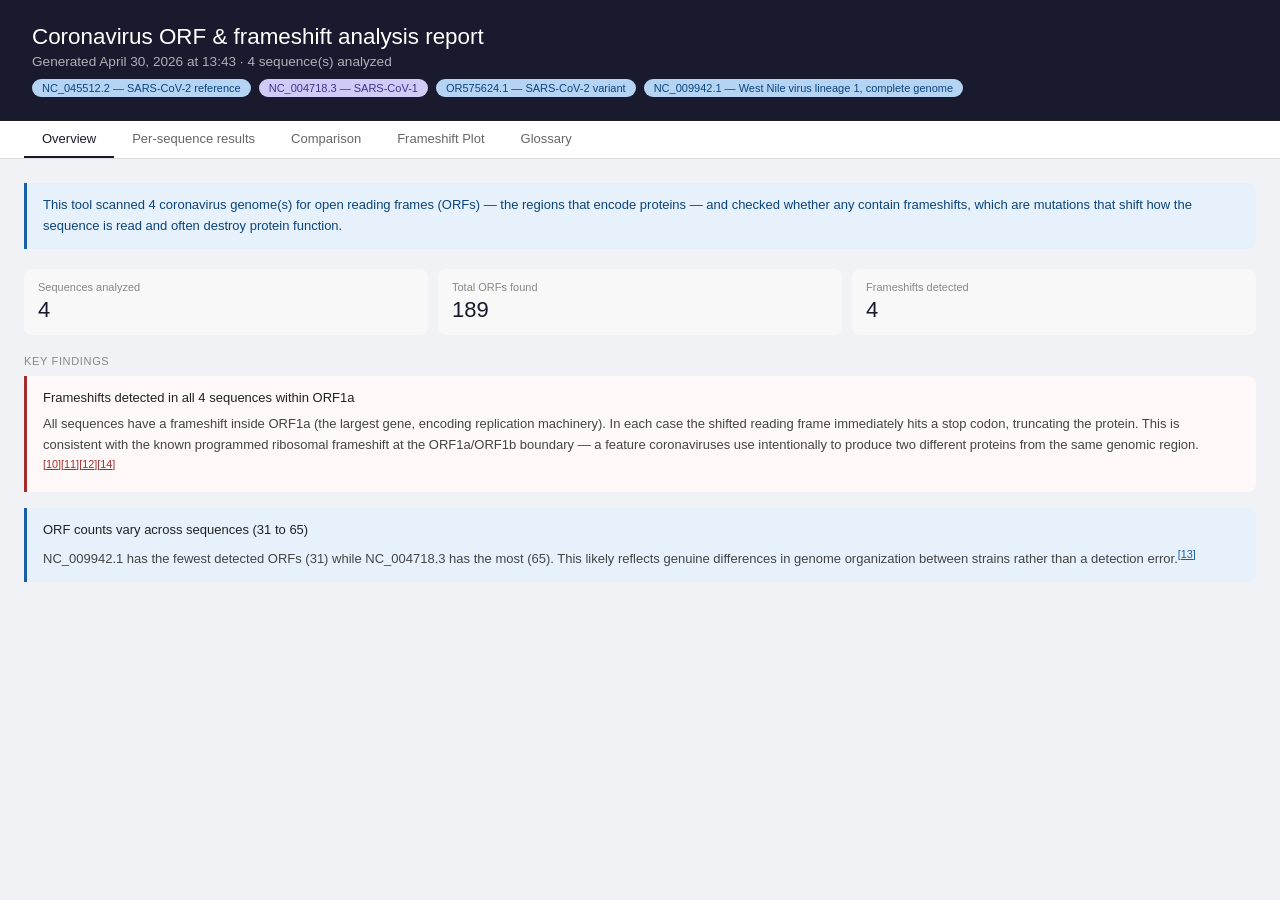
<file: out_results/report.html>
<!DOCTYPE html>
<html lang="en">
<head>
  <meta charset="UTF-8">
  <title>Coronavirus ORF Analysis Report</title>
  <style>
    *{box-sizing:border-box;margin:0;padding:0;}
    body{font-family:'Segoe UI',sans-serif;background:#f0f2f5;color:#222;font-size:14px;}
    header{background:#1a1a2e;color:white;padding:1.5rem 2rem;}
    header h1{font-size:1.4rem;font-weight:500;}
    header p{opacity:.65;font-size:.85rem;margin-top:4px;}
    .badges{display:flex;gap:8px;margin-top:10px;flex-wrap:wrap;}
    .badge{font-size:11px;padding:3px 10px;border-radius:20px;font-weight:500;}
    .badge-ref{background:#B5D4F4;color:#0C447C;}
    .badge-sars1{background:#CECBF6;color:#3C3489;}
    .main-tabs{display:flex;gap:0;border-bottom:1px solid #ddd;background:white;padding:0 1.5rem;}
    .main-tab{padding:10px 18px;font-size:13px;cursor:pointer;border-bottom:2px solid transparent;color:#666;background:none;border-top:none;border-left:none;border-right:none;}
    .main-tab.active{color:#1a1a2e;border-bottom:2px solid #1a1a2e;font-weight:500;}
    .tab-content{display:none;padding:1.5rem;max-width:1300px;margin:0 auto;}
    .tab-content.active{display:block;}
    .summary-banner{background:#E6F1FB;border-left:3px solid #185FA5;border-radius:0 8px 8px 0;padding:12px 16px;margin-bottom:1.25rem;font-size:13px;line-height:1.6;color:#0C447C;}
    .metrics-grid{display:grid;grid-template-columns:repeat(auto-fit,minmax(130px,1fr));gap:10px;margin-bottom:1.25rem;}
    .metric-card{background:#f8f8f8;border-radius:8px;padding:12px 14px;}
    .metric-label{font-size:11px;color:#888;margin-bottom:4px;}
    .metric-val{font-size:22px;font-weight:500;color:#1a1a2e;}
    .section-title{font-size:11px;font-weight:500;text-transform:uppercase;letter-spacing:.06em;color:#888;margin:1.25rem 0 .6rem;}
    .cov-row{display:flex;align-items:center;gap:10px;margin-bottom:7px;}
    .cov-label{width:150px;font-size:12px;flex-shrink:0;}
    .cov-bg{flex:1;background:#e5e5e5;border-radius:4px;height:8px;}
    .cov-bar{height:8px;border-radius:4px;}
    .cov-pct{width:36px;font-size:12px;text-align:right;color:#666;}
    .tbl-scroll{overflow-x:auto;max-height:380px;overflow-y:auto;border:1px solid #eee;border-radius:6px;}
    .orf-tbl{width:100%;border-collapse:collapse;font-size:12px;}
    .orf-tbl th{background:#1a1a2e;color:white;padding:6px 10px;text-align:left;position:sticky;top:0;font-size:11px;font-weight:500;}
    .orf-tbl td{padding:5px 10px;border-bottom:1px solid #f0f0f0;}
    .orf-tbl tr:hover td{background:#fafafa;}
    .gene-col{color:#BA7517;font-weight:500;}
    .fdot{display:inline-block;color:white;padding:2px 7px;border-radius:4px;font-size:11px;font-weight:500;margin:1px;}
    .two-col{display:grid;grid-template-columns:1fr 1fr;gap:2rem;margin-bottom:1rem;}
    .fs-card{border-left:3px solid #A32D2D;border-radius:0 8px 8px 0;padding:12px 16px;margin-bottom:1rem;background:#fff8f8;}
    .fs-title{font-size:13px;font-weight:500;color:#A32D2D;margin-bottom:5px;}
    .fs-loc{font-size:12px;color:#444;margin-bottom:6px;}
    .stop-warn{font-size:12px;color:#791F1F;background:#FCEBEB;border-radius:6px;padding:6px 10px;margin:6px 0;line-height:1.5;}
    .no-stop{font-size:12px;color:#854F0B;background:#FAEEDA;border-radius:6px;padding:6px 10px;margin:6px 0;}
    .no-fs{color:#3B6D11;font-style:italic;font-size:13px;}
    .codon-label{font-size:11px;color:#888;margin-top:8px;margin-bottom:3px;}
    .codon-row{display:flex;flex-wrap:wrap;gap:4px;}
    .codon{padding:3px 6px;border-radius:4px;font-family:monospace;font-size:12px;font-weight:500;}
    .codon-orig{background:#EAF3DE;color:#27500A;}
    .codon-shift{background:#FAEEDA;color:#633806;}
    .codon-stop{background:#FCEBEB;color:#791F1F;}
    .ref-banner{background:#E6F1FB;border-left:3px solid #185FA5;border-radius:0 8px 8px 0;padding:10px 14px;margin-bottom:1rem;font-size:12px;color:#0C447C;line-height:1.5;}
    .sars1-banner{background:#EEEDFE;border-left:3px solid #534AB7;border-radius:0 8px 8px 0;padding:10px 14px;margin-bottom:1rem;font-size:12px;color:#3C3489;line-height:1.5;}
    .seq-tabs{display:flex;gap:8px;margin-bottom:1rem;flex-wrap:wrap;}
    .seq-tab{padding:5px 14px;font-size:12px;border-radius:20px;border:1px solid #ccc;cursor:pointer;background:white;color:#666;}
    .seq-tab.active{background:#1a1a2e;color:white;border-color:#1a1a2e;}
    .seq-panel{display:none;}
    .seq-panel.active{display:block;}
    .comp-tbl{width:100%;border-collapse:collapse;font-size:13px;}
    .comp-tbl th{text-align:left;padding:9px 14px;background:#f0f0f0;font-weight:500;font-size:12px;border-bottom:2px solid #ddd;}
    .th-sub{font-weight:400;color:#888;font-size:11px;}
    .comp-tbl td{padding:8px 14px;border-bottom:1px solid #eee;}
    .comp-tbl tr:hover td{background:#fafafa;}
    .metric-col{color:#444;font-weight:500;}
    .ref-col{color:#185FA5;font-weight:500;}
    .finding-card{border-radius:0 8px 8px 0;padding:12px 16px;margin-bottom:1rem;font-size:13px;line-height:1.6;}
    .finding-warn{background:#fff8f8;border-left:3px solid #A32D2D;}
    .finding-info{background:#E6F1FB;border-left:3px solid #185FA5;}
    .finding-title{font-weight:500;margin-bottom:5px;}
    .finding-body{color:#444;}
    .glossary-item{border:1px solid #eee;border-radius:8px;padding:12px 16px;margin-bottom:10px;}
    .glossary-term{font-weight:500;font-size:13px;margin-bottom:4px;}
    .glossary-def{font-size:13px;color:#555;line-height:1.6;}
    .finding-refs{margin-top:8px;font-size:11px;color:#888;line-height:1.7;}
    .finding-refs a{color:#A32D2D;text-decoration:none;}
    .finding-refs a:hover{text-decoration:underline;}
    @media(max-width:700px){.two-col{grid-template-columns:1fr;}}
  </style>
  <script src="https://cdn.plot.ly/plotly-latest.min.js"></script>
</head>
<body>
  <header>
    <h1>Coronavirus ORF &amp; frameshift analysis report</h1>
    <p>Generated April 30, 2026 at 13:43 &middot; 4 sequence(s) analyzed</p>
    <div class="badges">
      <span class="badge badge-ref">NC_045512.2 &mdash; SARS-CoV-2 reference</span><span class="badge badge-sars1">NC_004718.3 &mdash; SARS-CoV-1</span><span class="badge badge-ref">OR575624.1 &mdash; SARS-CoV-2 variant</span><span class="badge badge-ref">NC_009942.1 &mdash; West Nile virus lineage 1, complete genome</span>
    </div>
  </header>

  <div class="main-tabs">
    <button class="main-tab active" onclick="switchTab('overview')">Overview</button>
    <button class="main-tab" onclick="switchTab('sequences')">Per-sequence results</button>
    <button class="main-tab" onclick="switchTab('compare')">Comparison</button>
    <button class="main-tab" onclick="switchTab('plot')">Frameshift Plot</button>
    <button class="main-tab" onclick="switchTab('glossary')">Glossary</button>
  </div>

  <div id="tab-overview" class="tab-content active">
    <div class="summary-banner">
      This tool scanned 4 coronavirus genome(s) for open reading frames (ORFs) &mdash; the regions that encode proteins &mdash; and checked whether any contain frameshifts, which are mutations that shift how the sequence is read and often destroy protein function.
    </div>
    <div class="metrics-grid">
      <div class="metric-card"><div class="metric-label">Sequences analyzed</div><div class="metric-val">4</div></div>
      <div class="metric-card"><div class="metric-label">Total ORFs found</div><div class="metric-val">189</div></div>
      <div class="metric-card"><div class="metric-label">Frameshifts detected</div><div class="metric-val">4</div></div>
    </div>
    <p class="section-title">Key findings</p>
    
    <div class="finding-card finding-warn">
      <div class="finding-title">Frameshifts detected in all 4 sequences within ORF1a</div>
      <p class="finding-body">All sequences have a frameshift inside ORF1a (the largest gene, encoding replication machinery). In each case the shifted reading frame immediately hits a stop codon, truncating the protein. This is consistent with the known programmed ribosomal frameshift at the ORF1a/ORF1b boundary — a feature coronaviruses use intentionally to produce two different proteins from the same genomic region.</p>
      <sup><a href="#ref-10" style="color:#A32D2D;">[10]</a><a href="#ref-11" style="color:#A32D2D;">[11]</a><a href="#ref-12" style="color:#A32D2D;">[12]</a><a href="#ref-14" style="color:#A32D2D;">[14]</a></sup>
    </div>
    <div class="finding-card finding-info">
      <div class="finding-title">ORF counts vary across sequences (31 to 65)</div>
      <p class="finding-body">NC_009942.1 has the fewest detected ORFs (31) while NC_004718.3 has the most (65). This likely reflects genuine differences in genome organization between strains rather than a detection error.<sup><a href="#ref-13" style="color:#185FA5;">[13]</a></sup></p>
    </div>
  </div>

  <div id="tab-sequences" class="tab-content">
    <div class="seq-tabs"><button class="seq-tab active" onclick="switchSeq('s0')">NC_045512.2</button>
<button class="seq-tab " onclick="switchSeq('s1')">NC_004718.3</button>
<button class="seq-tab " onclick="switchSeq('s2')">OR575624.1</button>
<button class="seq-tab " onclick="switchSeq('s3')">NC_009942.1</button>
</div>
    
        <div id="seq-s0" class="seq-panel active">
          <div class="ref-banner"><strong>SARS-CoV-2 reference genome</strong> — NC_045512.2 is the Wuhan-Hu-1 strain deposited when SARS-CoV-2 was first sequenced in 2020. This is the standard reference for all SARS-CoV-2 research.</div>
          <div class="metrics-grid">
            <div class="metric-card"><div class="metric-label">Total ORFs</div><div class="metric-val">47</div></div>
            <div class="metric-card"><div class="metric-label">Frameshift at</div><div class="metric-val" style="font-size:16px;">pos 13,310</div></div>
            <div class="metric-card"><div class="metric-label">Spike ORFs</div><div class="metric-val">3</div></div>
            <div class="metric-card"><div class="metric-label">Sequence length</div><div class="metric-val" style="font-size:15px;">29,903 bp</div></div>
          </div>
          <div class="two-col">
            <div>
              <p class="section-title">ORF table</p>
              <div class="tbl-scroll">
                <table class="orf-tbl">
                  <thead><tr><th>Frame</th><th>Start</th><th>End</th><th>Length (bp)</th><th>Length (aa)</th><th>Known gene</th></tr></thead>
                  <tbody><tr>
          <td><span class="fdot" style="background:#639922">F0</span></td>
          <td>13,767</td><td>21,555</td>
          <td>7,788</td><td>2,596</td>
          <td class="gene-col">ORF1a</td></tr><tr>
          <td><span class="fdot" style="background:#639922">F0</span></td>
          <td>25,392</td><td>26,220</td>
          <td>828</td><td>276</td>
          <td class="gene-col">ORF3a</td></tr><tr>
          <td><span class="fdot" style="background:#639922">F0</span></td>
          <td>26,244</td><td>26,472</td>
          <td>228</td><td>76</td>
          <td class="gene-col">E protein</td></tr><tr>
          <td><span class="fdot" style="background:#639922">F0</span></td>
          <td>27,201</td><td>27,387</td>
          <td>186</td><td>62</td>
          <td class="gene-col">ORF6</td></tr><tr>
          <td><span class="fdot" style="background:#639922">F0</span></td>
          <td>27,393</td><td>27,759</td>
          <td>366</td><td>122</td>
          <td class="gene-col">ORF7a</td></tr><tr>
          <td><span class="fdot" style="background:#185FA5">F1</span></td>
          <td>265</td><td>13,483</td>
          <td>13,218</td><td>4,406</td>
          <td class="gene-col">ORF1a</td></tr><tr>
          <td><span class="fdot" style="background:#185FA5">F1</span></td>
          <td>15,460</td><td>15,667</td>
          <td>207</td><td>69</td>
          <td class="gene-col">ORF1a</td></tr><tr>
          <td><span class="fdot" style="background:#185FA5">F1</span></td>
          <td>19,147</td><td>19,303</td>
          <td>156</td><td>52</td>
          <td class="gene-col">ORF1a</td></tr><tr>
          <td><span class="fdot" style="background:#185FA5">F1</span></td>
          <td>21,535</td><td>25,384</td>
          <td>3,849</td><td>1,283</td>
          <td class="gene-col">Spike (S)</td></tr><tr>
          <td><span class="fdot" style="background:#185FA5">F1</span></td>
          <td>26,692</td><td>26,872</td>
          <td>180</td><td>60</td>
          <td class="gene-col">M protein</td></tr><tr>
          <td><span class="fdot" style="background:#185FA5">F1</span></td>
          <td>28,273</td><td>29,533</td>
          <td>1,260</td><td>420</td>
          <td class="gene-col">N protein</td></tr><tr>
          <td><span class="fdot" style="background:#7F77DD">F2</span></td>
          <td>725</td><td>881</td>
          <td>156</td><td>52</td>
          <td class="gene-col">ORF1a</td></tr><tr>
          <td><span class="fdot" style="background:#7F77DD">F2</span></td>
          <td>2,957</td><td>3,206</td>
          <td>249</td><td>83</td>
          <td class="gene-col">ORF1a</td></tr><tr>
          <td><span class="fdot" style="background:#7F77DD">F2</span></td>
          <td>3,947</td><td>4,103</td>
          <td>156</td><td>52</td>
          <td class="gene-col">ORF1a</td></tr><tr>
          <td><span class="fdot" style="background:#7F77DD">F2</span></td>
          <td>5,918</td><td>6,089</td>
          <td>171</td><td>57</td>
          <td class="gene-col">ORF1a</td></tr><tr>
          <td><span class="fdot" style="background:#7F77DD">F2</span></td>
          <td>6,155</td><td>6,350</td>
          <td>195</td><td>65</td>
          <td class="gene-col">ORF1a</td></tr><tr>
          <td><span class="fdot" style="background:#7F77DD">F2</span></td>
          <td>7,547</td><td>7,709</td>
          <td>162</td><td>54</td>
          <td class="gene-col">ORF1a</td></tr><tr>
          <td><span class="fdot" style="background:#7F77DD">F2</span></td>
          <td>10,214</td><td>10,400</td>
          <td>186</td><td>62</td>
          <td class="gene-col">ORF1a</td></tr><tr>
          <td><span class="fdot" style="background:#7F77DD">F2</span></td>
          <td>13,310</td><td>13,466</td>
          <td>156</td><td>52</td>
          <td class="gene-col">ORF1a</td></tr><tr>
          <td><span class="fdot" style="background:#7F77DD">F2</span></td>
          <td>21,935</td><td>22,199</td>
          <td>264</td><td>88</td>
          <td class="gene-col">Spike (S)</td></tr><tr>
          <td><span class="fdot" style="background:#7F77DD">F2</span></td>
          <td>25,523</td><td>25,697</td>
          <td>174</td><td>58</td>
          <td class="gene-col">ORF3a</td></tr><tr>
          <td><span class="fdot" style="background:#7F77DD">F2</span></td>
          <td>26,522</td><td>27,191</td>
          <td>669</td><td>223</td>
          <td class="gene-col">M protein</td></tr><tr>
          <td><span class="fdot" style="background:#7F77DD">F2</span></td>
          <td>27,893</td><td>28,259</td>
          <td>366</td><td>122</td>
          <td class="gene-col">ORF8</td></tr><tr>
          <td><span class="fdot" style="background:#7F77DD">F2</span></td>
          <td>28,283</td><td>28,577</td>
          <td>294</td><td>98</td>
          <td class="gene-col">N protein</td></tr><tr>
          <td><span class="fdot" style="background:#7F77DD">F2</span></td>
          <td>28,733</td><td>28,955</td>
          <td>222</td><td>74</td>
          <td class="gene-col">N protein</td></tr><tr>
          <td><span class="fdot" style="background:#639922">F0</span></td>
          <td>63</td><td>219</td>
          <td>156</td><td>52</td>
          <td class="gene-col"></td></tr><tr>
          <td><span class="fdot" style="background:#639922">F0</span></td>
          <td>3,561</td><td>3,723</td>
          <td>162</td><td>54</td>
          <td class="gene-col">ORF1a</td></tr><tr>
          <td><span class="fdot" style="background:#639922">F0</span></td>
          <td>8,865</td><td>9,060</td>
          <td>195</td><td>65</td>
          <td class="gene-col">ORF1a</td></tr><tr>
          <td><span class="fdot" style="background:#639922">F0</span></td>
          <td>11,718</td><td>11,925</td>
          <td>207</td><td>69</td>
          <td class="gene-col">ORF1a</td></tr><tr>
          <td><span class="fdot" style="background:#639922">F0</span></td>
          <td>16,353</td><td>16,545</td>
          <td>192</td><td>64</td>
          <td class="gene-col">ORF1a</td></tr><tr>
          <td><span class="fdot" style="background:#639922">F0</span></td>
          <td>29,211</td><td>29,388</td>
          <td>177</td><td>59</td>
          <td class="gene-col">N protein</td></tr><tr>
          <td><span class="fdot" style="background:#185FA5">F1</span></td>
          <td>2,899</td><td>3,100</td>
          <td>201</td><td>67</td>
          <td class="gene-col">ORF1a</td></tr><tr>
          <td><span class="fdot" style="background:#185FA5">F1</span></td>
          <td>4,096</td><td>4,318</td>
          <td>222</td><td>74</td>
          <td class="gene-col">ORF1a</td></tr><tr>
          <td><span class="fdot" style="background:#185FA5">F1</span></td>
          <td>6,466</td><td>6,706</td>
          <td>240</td><td>80</td>
          <td class="gene-col">ORF1a</td></tr><tr>
          <td><span class="fdot" style="background:#185FA5">F1</span></td>
          <td>16,630</td><td>16,789</td>
          <td>159</td><td>53</td>
          <td class="gene-col">ORF1a</td></tr><tr>
          <td><span class="fdot" style="background:#185FA5">F1</span></td>
          <td>28,333</td><td>28,513</td>
          <td>180</td><td>60</td>
          <td class="gene-col">N protein</td></tr><tr>
          <td><span class="fdot" style="background:#185FA5">F1</span></td>
          <td>29,236</td><td>29,482</td>
          <td>246</td><td>82</td>
          <td class="gene-col">N protein</td></tr><tr>
          <td><span class="fdot" style="background:#7F77DD">F2</span></td>
          <td>2,693</td><td>2,870</td>
          <td>177</td><td>59</td>
          <td class="gene-col">ORF1a</td></tr><tr>
          <td><span class="fdot" style="background:#7F77DD">F2</span></td>
          <td>5,792</td><td>5,978</td>
          <td>186</td><td>62</td>
          <td class="gene-col">ORF1a</td></tr><tr>
          <td><span class="fdot" style="background:#7F77DD">F2</span></td>
          <td>6,581</td><td>6,830</td>
          <td>249</td><td>83</td>
          <td class="gene-col">ORF1a</td></tr><tr>
          <td><span class="fdot" style="background:#7F77DD">F2</span></td>
          <td>11,579</td><td>11,753</td>
          <td>174</td><td>58</td>
          <td class="gene-col">ORF1a</td></tr><tr>
          <td><span class="fdot" style="background:#7F77DD">F2</span></td>
          <td>14,747</td><td>14,912</td>
          <td>165</td><td>55</td>
          <td class="gene-col">ORF1a</td></tr><tr>
          <td><span class="fdot" style="background:#7F77DD">F2</span></td>
          <td>17,417</td><td>17,621</td>
          <td>204</td><td>68</td>
          <td class="gene-col">ORF1a</td></tr><tr>
          <td><span class="fdot" style="background:#7F77DD">F2</span></td>
          <td>20,954</td><td>21,107</td>
          <td>153</td><td>51</td>
          <td class="gene-col">ORF1a</td></tr><tr>
          <td><span class="fdot" style="background:#7F77DD">F2</span></td>
          <td>23,414</td><td>23,717</td>
          <td>303</td><td>101</td>
          <td class="gene-col">Spike (S)</td></tr><tr>
          <td><span class="fdot" style="background:#7F77DD">F2</span></td>
          <td>27,446</td><td>27,614</td>
          <td>168</td><td>56</td>
          <td class="gene-col">ORF7a</td></tr><tr>
          <td><span class="fdot" style="background:#7F77DD">F2</span></td>
          <td>28,214</td><td>28,376</td>
          <td>162</td><td>54</td>
          <td class="gene-col">N protein</td></tr></tbody>
                </table>
              </div>
              <div style="margin-top:10px;"><span class="fdot" style="background:#639922">Frame 0: 11</span> <span class="fdot" style="background:#185FA5">Frame 1: 12</span> <span class="fdot" style="background:#7F77DD">Frame 2: 24</span></div>
            </div>
            <div>
              <p class="section-title">Gene coverage</p>
              
        <div class="cov-row">
          <span class="cov-label">ORF1a</span>
          <div class="cov-bg"><div class="cov-bar" style="width:100%;background:#639922"></div></div>
          <span class="cov-pct">100%</span>
        </div>
        <div class="cov-row">
          <span class="cov-label">nsp1-10</span>
          <div class="cov-bg"><div class="cov-bar" style="width:100%;background:#639922"></div></div>
          <span class="cov-pct">100%</span>
        </div>
        <div class="cov-row">
          <span class="cov-label">nsp12-16 (RdRp)</span>
          <div class="cov-bg"><div class="cov-bar" style="width:100%;background:#639922"></div></div>
          <span class="cov-pct">100%</span>
        </div>
        <div class="cov-row">
          <span class="cov-label">Spike (S)</span>
          <div class="cov-bg"><div class="cov-bar" style="width:100%;background:#639922"></div></div>
          <span class="cov-pct">100%</span>
        </div>
        <div class="cov-row">
          <span class="cov-label">ORF3a</span>
          <div class="cov-bg"><div class="cov-bar" style="width:100%;background:#639922"></div></div>
          <span class="cov-pct">100%</span>
        </div>
        <div class="cov-row">
          <span class="cov-label">E protein</span>
          <div class="cov-bg"><div class="cov-bar" style="width:100%;background:#639922"></div></div>
          <span class="cov-pct">100%</span>
        </div>
        <div class="cov-row">
          <span class="cov-label">M protein</span>
          <div class="cov-bg"><div class="cov-bar" style="width:100%;background:#639922"></div></div>
          <span class="cov-pct">100%</span>
        </div>
        <div class="cov-row">
          <span class="cov-label">ORF6</span>
          <div class="cov-bg"><div class="cov-bar" style="width:100%;background:#639922"></div></div>
          <span class="cov-pct">100%</span>
        </div>
        <div class="cov-row">
          <span class="cov-label">ORF7a</span>
          <div class="cov-bg"><div class="cov-bar" style="width:100%;background:#639922"></div></div>
          <span class="cov-pct">100%</span>
        </div>
        <div class="cov-row">
          <span class="cov-label">ORF7b</span>
          <div class="cov-bg"><div class="cov-bar" style="width:2%;background:#A32D2D"></div></div>
          <span class="cov-pct">2%</span>
        </div>
        <div class="cov-row">
          <span class="cov-label">ORF8</span>
          <div class="cov-bg"><div class="cov-bar" style="width:100%;background:#639922"></div></div>
          <span class="cov-pct">100%</span>
        </div>
        <div class="cov-row">
          <span class="cov-label">N protein</span>
          <div class="cov-bg"><div class="cov-bar" style="width:100%;background:#639922"></div></div>
          <span class="cov-pct">100%</span>
        </div>
        <div class="cov-row">
          <span class="cov-label">ORF10</span>
          <div class="cov-bg"><div class="cov-bar" style="width:0%;background:#A32D2D"></div></div>
          <span class="cov-pct">0%</span>
        </div>
            </div>
          </div>
          <p class="section-title">Frameshift analysis</p>
          
        <div class="fs-card">
          <div class="fs-title">+1 frameshift at position 13,310</div>
          <p class="fs-loc">Located within: <strong>ORF1a</strong></p>
          <p class="stop-warn">Stop codon <strong>TAA</strong> at codon 9 — protein likely truncated (loss-of-function)</p>
          <p class="codon-label">Original reading:</p>
          <div class="codon-row"><span class="codon codon-orig">ATG</span><span class="codon codon-orig">TAC</span><span class="codon codon-orig">AAA</span><span class="codon codon-orig">TAC</span><span class="codon codon-orig">CTA</span><span class="codon codon-orig">CAA</span><span class="codon codon-orig">CTT</span><span class="codon codon-orig">GTG</span><span class="codon codon-orig">CTA</span><span class="codon codon-orig">ATG</span><span class="codon codon-orig">ACC</span><span class="codon codon-orig">CTG</span><span class="codon codon-orig">TGG</span><span class="codon codon-orig">GTT</span><span class="codon codon-orig">TTA</span><span class="codon codon-orig">CAC</span><span class="codon codon-orig">TTA</span><span class="codon codon-orig">AAA</span><span class="codon codon-orig">ACA</span><span class="codon codon-orig">CAG</span></div>
          <p class="codon-label" style="margin-top:8px;">Shifted reading:</p>
          <div class="codon-row"><span class="codon codon-shift">TGT</span><span class="codon codon-shift">ACA</span><span class="codon codon-shift">AAT</span><span class="codon codon-shift">ACC</span><span class="codon codon-shift">TAC</span><span class="codon codon-shift">AAC</span><span class="codon codon-shift">TTG</span><span class="codon codon-shift">TGC</span><span class="codon codon-stop">TAA</span><span class="codon codon-stop">TGA</span><span class="codon codon-shift">CCC</span><span class="codon codon-shift">TGT</span><span class="codon codon-shift">GGG</span><span class="codon codon-shift">TTT</span><span class="codon codon-shift">TAC</span><span class="codon codon-shift">ACT</span><span class="codon codon-stop">TAA</span><span class="codon codon-shift">AAA</span><span class="codon codon-shift">CAC</span><span class="codon codon-shift">AGT</span></div>
        </div>
        <div class="fs-card">
          <div class="fs-title">+2 frameshift at position 13,305</div>
          <p class="fs-loc">Located within: <strong>ORF1a</strong></p>
          <p class="no-stop">No immediate stop codon — may alter protein function</p>
          <p class="codon-label">Original reading:</p>
          <div class="codon-row"><span class="codon codon-orig">TAA</span><span class="codon codon-orig">GTA</span><span class="codon codon-orig">TGT</span><span class="codon codon-orig">ACA</span><span class="codon codon-orig">AAT</span><span class="codon codon-orig">ACC</span><span class="codon codon-orig">TAC</span><span class="codon codon-orig">AAC</span><span class="codon codon-orig">TTG</span><span class="codon codon-orig">TGC</span><span class="codon codon-orig">TAA</span><span class="codon codon-orig">TGA</span><span class="codon codon-orig">CCC</span><span class="codon codon-orig">TGT</span><span class="codon codon-orig">GGG</span><span class="codon codon-orig">TTT</span><span class="codon codon-orig">TAC</span><span class="codon codon-orig">ACT</span><span class="codon codon-orig">TAA</span><span class="codon codon-orig">AAA</span></div>
          <p class="codon-label" style="margin-top:8px;">Shifted reading:</p>
          <div class="codon-row"><span class="codon codon-shift">AGT</span><span class="codon codon-shift">ATG</span><span class="codon codon-shift">TAC</span><span class="codon codon-shift">AAA</span><span class="codon codon-shift">TAC</span><span class="codon codon-shift">CTA</span><span class="codon codon-shift">CAA</span><span class="codon codon-shift">CTT</span><span class="codon codon-shift">GTG</span><span class="codon codon-shift">CTA</span><span class="codon codon-shift">ATG</span><span class="codon codon-shift">ACC</span><span class="codon codon-shift">CTG</span><span class="codon codon-shift">TGG</span><span class="codon codon-shift">GTT</span><span class="codon codon-shift">TTA</span><span class="codon codon-shift">CAC</span><span class="codon codon-shift">TTA</span><span class="codon codon-shift">AAA</span></div>
        </div>
        <div class="fs-card">
          <div class="fs-title">+2 frameshift at position 13,431</div>
          <p class="fs-loc">Located within: <strong>ORF1a</strong></p>
          <p class="stop-warn">Stop codon <strong>TAA</strong> at codon 11 — protein likely truncated (loss-of-function)</p>
          <p class="codon-label">Original reading:</p>
          <div class="codon-row"><span class="codon codon-orig">CAT</span><span class="codon codon-orig">GCT</span><span class="codon codon-orig">TCA</span><span class="codon codon-orig">GTC</span><span class="codon codon-orig">AGC</span><span class="codon codon-orig">TGA</span><span class="codon codon-orig">TGC</span><span class="codon codon-orig">ACA</span><span class="codon codon-orig">ATC</span><span class="codon codon-orig">GTT</span><span class="codon codon-orig">TTT</span><span class="codon codon-orig">AAA</span><span class="codon codon-orig">CGG</span><span class="codon codon-orig">GTT</span><span class="codon codon-orig">TGC</span><span class="codon codon-orig">GGT</span><span class="codon codon-orig">GTA</span><span class="codon codon-orig">AGT</span><span class="codon codon-orig">GCA</span><span class="codon codon-orig">GCC</span></div>
          <p class="codon-label" style="margin-top:8px;">Shifted reading:</p>
          <div class="codon-row"><span class="codon codon-shift">TGC</span><span class="codon codon-shift">TTC</span><span class="codon codon-shift">AGT</span><span class="codon codon-shift">CAG</span><span class="codon codon-shift">CTG</span><span class="codon codon-shift">ATG</span><span class="codon codon-shift">CAC</span><span class="codon codon-shift">AAT</span><span class="codon codon-shift">CGT</span><span class="codon codon-shift">TTT</span><span class="codon codon-stop">TAA</span><span class="codon codon-shift">ACG</span><span class="codon codon-shift">GGT</span><span class="codon codon-shift">TTG</span><span class="codon codon-shift">CGG</span><span class="codon codon-shift">TGT</span><span class="codon codon-shift">AAG</span><span class="codon codon-shift">TGC</span><span class="codon codon-shift">AGC</span></div>
        </div>
        <div class="fs-card">
          <div class="fs-title">+2 frameshift at position 13,563</div>
          <p class="fs-loc">Located within: <strong>ORF1a</strong></p>
          <p class="stop-warn">Stop codon <strong>TAA</strong> at codon 5 — protein likely truncated (loss-of-function)</p>
          <p class="codon-label">Original reading:</p>
          <div class="codon-row"><span class="codon codon-orig">GTA</span><span class="codon codon-orig">GCT</span><span class="codon codon-orig">GGT</span><span class="codon codon-orig">TTT</span><span class="codon codon-orig">GCT</span><span class="codon codon-orig">AAA</span><span class="codon codon-orig">TTC</span><span class="codon codon-orig">CTA</span><span class="codon codon-orig">AAA</span><span class="codon codon-orig">ACT</span><span class="codon codon-orig">AAT</span><span class="codon codon-orig">TGT</span><span class="codon codon-orig">TGT</span><span class="codon codon-orig">CGC</span><span class="codon codon-orig">TTC</span><span class="codon codon-orig">CAA</span><span class="codon codon-orig">GAA</span><span class="codon codon-orig">AAG</span><span class="codon codon-orig">GAC</span><span class="codon codon-orig">GAA</span></div>
          <p class="codon-label" style="margin-top:8px;">Shifted reading:</p>
          <div class="codon-row"><span class="codon codon-shift">AGC</span><span class="codon codon-shift">TGG</span><span class="codon codon-shift">TTT</span><span class="codon codon-shift">TGC</span><span class="codon codon-stop">TAA</span><span class="codon codon-shift">ATT</span><span class="codon codon-shift">CCT</span><span class="codon codon-shift">AAA</span><span class="codon codon-shift">AAC</span><span class="codon codon-stop">TAA</span><span class="codon codon-shift">TTG</span><span class="codon codon-shift">TTG</span><span class="codon codon-shift">TCG</span><span class="codon codon-shift">CTT</span><span class="codon codon-shift">CCA</span><span class="codon codon-shift">AGA</span><span class="codon codon-shift">AAA</span><span class="codon codon-shift">GGA</span><span class="codon codon-shift">CGA</span></div>
        </div>
        <div class="fs-card">
          <div class="fs-title">+2 frameshift at position 13,608</div>
          <p class="fs-loc">Located within: <strong>ORF1a</strong></p>
          <p class="stop-warn">Stop codon <strong>TGA</strong> at codon 6 — protein likely truncated (loss-of-function)</p>
          <p class="codon-label">Original reading:</p>
          <div class="codon-row"><span class="codon codon-orig">CAA</span><span class="codon codon-orig">GAA</span><span class="codon codon-orig">AAG</span><span class="codon codon-orig">GAC</span><span class="codon codon-orig">GAA</span><span class="codon codon-orig">GAT</span><span class="codon codon-orig">GAC</span><span class="codon codon-orig">AAT</span><span class="codon codon-orig">TTA</span><span class="codon codon-orig">ATT</span><span class="codon codon-orig">GAT</span><span class="codon codon-orig">TCT</span><span class="codon codon-orig">TAC</span><span class="codon codon-orig">TTT</span><span class="codon codon-orig">GTA</span><span class="codon codon-orig">GTT</span><span class="codon codon-orig">AAG</span><span class="codon codon-orig">AGA</span><span class="codon codon-orig">CAC</span><span class="codon codon-orig">ACT</span></div>
          <p class="codon-label" style="margin-top:8px;">Shifted reading:</p>
          <div class="codon-row"><span class="codon codon-shift">AGA</span><span class="codon codon-shift">AAA</span><span class="codon codon-shift">GGA</span><span class="codon codon-shift">CGA</span><span class="codon codon-shift">AGA</span><span class="codon codon-stop">TGA</span><span class="codon codon-shift">CAA</span><span class="codon codon-shift">TTT</span><span class="codon codon-shift">AAT</span><span class="codon codon-stop">TGA</span><span class="codon codon-shift">TTC</span><span class="codon codon-shift">TTA</span><span class="codon codon-shift">CTT</span><span class="codon codon-shift">TGT</span><span class="codon codon-shift">AGT</span><span class="codon codon-stop">TAA</span><span class="codon codon-shift">GAG</span><span class="codon codon-shift">ACA</span><span class="codon codon-shift">CAC</span></div>
        </div>
        <div class="fs-card">
          <div class="fs-title">+1 frameshift at position 13,442</div>
          <p class="fs-loc">Located within: <strong>ORF1a</strong></p>
          <p class="stop-warn">Stop codon <strong>TGA</strong> at codon 2 — protein likely truncated (loss-of-function)</p>
          <p class="codon-label">Original reading:</p>
          <div class="codon-row"><span class="codon codon-orig">CAG</span><span class="codon codon-orig">CTG</span><span class="codon codon-orig">ATG</span><span class="codon codon-orig">CAC</span><span class="codon codon-orig">AAT</span><span class="codon codon-orig">CGT</span><span class="codon codon-orig">TTT</span><span class="codon codon-orig">TAA</span><span class="codon codon-orig">ACG</span><span class="codon codon-orig">GGT</span><span class="codon codon-orig">TTG</span><span class="codon codon-orig">CGG</span><span class="codon codon-orig">TGT</span><span class="codon codon-orig">AAG</span><span class="codon codon-orig">TGC</span><span class="codon codon-orig">AGC</span><span class="codon codon-orig">CCG</span><span class="codon codon-orig">TCT</span><span class="codon codon-orig">TAC</span><span class="codon codon-orig">ACC</span></div>
          <p class="codon-label" style="margin-top:8px;">Shifted reading:</p>
          <div class="codon-row"><span class="codon codon-shift">AGC</span><span class="codon codon-stop">TGA</span><span class="codon codon-shift">TGC</span><span class="codon codon-shift">ACA</span><span class="codon codon-shift">ATC</span><span class="codon codon-shift">GTT</span><span class="codon codon-shift">TTT</span><span class="codon codon-shift">AAA</span><span class="codon codon-shift">CGG</span><span class="codon codon-shift">GTT</span><span class="codon codon-shift">TGC</span><span class="codon codon-shift">GGT</span><span class="codon codon-shift">GTA</span><span class="codon codon-shift">AGT</span><span class="codon codon-shift">GCA</span><span class="codon codon-shift">GCC</span><span class="codon codon-shift">CGT</span><span class="codon codon-shift">CTT</span><span class="codon codon-shift">ACA</span><span class="codon codon-shift">CCG</span></div>
        </div>
        <div class="fs-card">
          <div class="fs-title">+1 frameshift at position 13,550</div>
          <p class="fs-loc">Located within: <strong>ORF1a</strong></p>
          <p class="no-stop">No immediate stop codon — may alter protein function</p>
          <p class="codon-label">Original reading:</p>
          <div class="codon-row"><span class="codon codon-orig">CTA</span><span class="codon codon-orig">CAA</span><span class="codon codon-orig">TGA</span><span class="codon codon-orig">TAA</span><span class="codon codon-orig">AGT</span><span class="codon codon-orig">AGC</span><span class="codon codon-orig">TGG</span><span class="codon codon-orig">TTT</span><span class="codon codon-orig">TGC</span><span class="codon codon-orig">TAA</span><span class="codon codon-orig">ATT</span><span class="codon codon-orig">CCT</span><span class="codon codon-orig">AAA</span><span class="codon codon-orig">AAC</span><span class="codon codon-orig">TAA</span><span class="codon codon-orig">TTG</span><span class="codon codon-orig">TTG</span><span class="codon codon-orig">TCG</span><span class="codon codon-orig">CTT</span><span class="codon codon-orig">CCA</span></div>
          <p class="codon-label" style="margin-top:8px;">Shifted reading:</p>
          <div class="codon-row"><span class="codon codon-shift">TAC</span><span class="codon codon-shift">AAT</span><span class="codon codon-shift">GAT</span><span class="codon codon-shift">AAA</span><span class="codon codon-shift">GTA</span><span class="codon codon-shift">GCT</span><span class="codon codon-shift">GGT</span><span class="codon codon-shift">TTT</span><span class="codon codon-shift">GCT</span><span class="codon codon-shift">AAA</span><span class="codon codon-shift">TTC</span><span class="codon codon-shift">CTA</span><span class="codon codon-shift">AAA</span><span class="codon codon-shift">ACT</span><span class="codon codon-shift">AAT</span><span class="codon codon-shift">TGT</span><span class="codon codon-shift">TGT</span><span class="codon codon-shift">CGC</span><span class="codon codon-shift">TTC</span><span class="codon codon-shift">CAA</span></div>
        </div>
        <div class="fs-card">
          <div class="fs-title">+1 frameshift at position 13,568</div>
          <p class="fs-loc">Located within: <strong>ORF1a</strong></p>
          <p class="no-stop">No immediate stop codon — may alter protein function</p>
          <p class="codon-label">Original reading:</p>
          <div class="codon-row"><span class="codon codon-orig">TGG</span><span class="codon codon-orig">TTT</span><span class="codon codon-orig">TGC</span><span class="codon codon-orig">TAA</span><span class="codon codon-orig">ATT</span><span class="codon codon-orig">CCT</span><span class="codon codon-orig">AAA</span><span class="codon codon-orig">AAC</span><span class="codon codon-orig">TAA</span><span class="codon codon-orig">TTG</span><span class="codon codon-orig">TTG</span><span class="codon codon-orig">TCG</span><span class="codon codon-orig">CTT</span><span class="codon codon-orig">CCA</span><span class="codon codon-orig">AGA</span><span class="codon codon-orig">AAA</span><span class="codon codon-orig">GGA</span><span class="codon codon-orig">CGA</span><span class="codon codon-orig">AGA</span><span class="codon codon-orig">TGA</span></div>
          <p class="codon-label" style="margin-top:8px;">Shifted reading:</p>
          <div class="codon-row"><span class="codon codon-shift">GGT</span><span class="codon codon-shift">TTT</span><span class="codon codon-shift">GCT</span><span class="codon codon-shift">AAA</span><span class="codon codon-shift">TTC</span><span class="codon codon-shift">CTA</span><span class="codon codon-shift">AAA</span><span class="codon codon-shift">ACT</span><span class="codon codon-shift">AAT</span><span class="codon codon-shift">TGT</span><span class="codon codon-shift">TGT</span><span class="codon codon-shift">CGC</span><span class="codon codon-shift">TTC</span><span class="codon codon-shift">CAA</span><span class="codon codon-shift">GAA</span><span class="codon codon-shift">AAG</span><span class="codon codon-shift">GAC</span><span class="codon codon-shift">GAA</span><span class="codon codon-shift">GAT</span><span class="codon codon-shift">GAC</span></div>
        </div>
        <div class="fs-card">
          <div class="fs-title">+1 frameshift at position 13,679</div>
          <p class="fs-loc">Located within: <strong>ORF1a</strong></p>
          <p class="no-stop">No immediate stop codon — may alter protein function</p>
          <p class="codon-label">Original reading:</p>
          <div class="codon-row"><span class="codon codon-orig">CCA</span><span class="codon codon-orig">ACA</span><span class="codon codon-orig">TGA</span><span class="codon codon-orig">AGA</span><span class="codon codon-orig">AAC</span><span class="codon codon-orig">AAT</span><span class="codon codon-orig">TTA</span><span class="codon codon-orig">TAA</span><span class="codon codon-orig">TTT</span><span class="codon codon-orig">ACT</span><span class="codon codon-orig">TAA</span><span class="codon codon-orig">GGA</span><span class="codon codon-orig">TTG</span><span class="codon codon-orig">TCC</span><span class="codon codon-orig">AGC</span><span class="codon codon-orig">TGT</span><span class="codon codon-orig">TGC</span><span class="codon codon-orig">TAA</span><span class="codon codon-orig">ACA</span><span class="codon codon-orig">TGA</span></div>
          <p class="codon-label" style="margin-top:8px;">Shifted reading:</p>
          <div class="codon-row"><span class="codon codon-shift">CAA</span><span class="codon codon-shift">CAT</span><span class="codon codon-shift">GAA</span><span class="codon codon-shift">GAA</span><span class="codon codon-shift">ACA</span><span class="codon codon-shift">ATT</span><span class="codon codon-shift">TAT</span><span class="codon codon-shift">AAT</span><span class="codon codon-shift">TTA</span><span class="codon codon-shift">CTT</span><span class="codon codon-shift">AAG</span><span class="codon codon-shift">GAT</span><span class="codon codon-shift">TGT</span><span class="codon codon-shift">CCA</span><span class="codon codon-shift">GCT</span><span class="codon codon-shift">GTT</span><span class="codon codon-shift">GCT</span><span class="codon codon-shift">AAA</span><span class="codon codon-shift">CAT</span><span class="codon codon-shift">GAC</span></div>
        </div>
        </div>
        <div id="seq-s1" class="seq-panel ">
          <div class="sars1-banner"><strong>SARS-CoV-1 strain</strong> — This sequence is from the original 2003 SARS outbreak, a related but distinct coronavirus from SARS-CoV-2.</div>
          <div class="metrics-grid">
            <div class="metric-card"><div class="metric-label">Total ORFs</div><div class="metric-val">65</div></div>
            <div class="metric-card"><div class="metric-label">Frameshift at</div><div class="metric-val" style="font-size:16px;">pos 13,267</div></div>
            <div class="metric-card"><div class="metric-label">Spike ORFs</div><div class="metric-val">9</div></div>
            <div class="metric-card"><div class="metric-label">Sequence length</div><div class="metric-val" style="font-size:15px;">29,751 bp</div></div>
          </div>
          <div class="two-col">
            <div>
              <p class="section-title">ORF table</p>
              <div class="tbl-scroll">
                <table class="orf-tbl">
                  <thead><tr><th>Frame</th><th>Start</th><th>End</th><th>Length (bp)</th><th>Length (aa)</th><th>Known gene</th></tr></thead>
                  <tbody><tr>
          <td><span class="fdot" style="background:#639922">F0</span></td>
          <td>264</td><td>13,413</td>
          <td>13,149</td><td>4,383</td>
          <td class="gene-col">ORF1a</td></tr><tr>
          <td><span class="fdot" style="background:#639922">F0</span></td>
          <td>14,187</td><td>14,358</td>
          <td>171</td><td>57</td>
          <td class="gene-col">ORF1a</td></tr><tr>
          <td><span class="fdot" style="background:#639922">F0</span></td>
          <td>16,512</td><td>16,695</td>
          <td>183</td><td>61</td>
          <td class="gene-col">ORF1a</td></tr><tr>
          <td><span class="fdot" style="background:#639922">F0</span></td>
          <td>20,520</td><td>20,709</td>
          <td>189</td><td>63</td>
          <td class="gene-col">ORF1a</td></tr><tr>
          <td><span class="fdot" style="background:#639922">F0</span></td>
          <td>22,731</td><td>22,926</td>
          <td>195</td><td>65</td>
          <td class="gene-col">Spike (S)</td></tr><tr>
          <td><span class="fdot" style="background:#639922">F0</span></td>
          <td>24,156</td><td>24,315</td>
          <td>159</td><td>53</td>
          <td class="gene-col">Spike (S)</td></tr><tr>
          <td><span class="fdot" style="background:#639922">F0</span></td>
          <td>24,609</td><td>24,780</td>
          <td>171</td><td>57</td>
          <td class="gene-col">Spike (S)</td></tr><tr>
          <td><span class="fdot" style="background:#639922">F0</span></td>
          <td>24,816</td><td>25,017</td>
          <td>201</td><td>67</td>
          <td class="gene-col">Spike (S)</td></tr><tr>
          <td><span class="fdot" style="background:#639922">F0</span></td>
          <td>26,397</td><td>27,063</td>
          <td>666</td><td>222</td>
          <td class="gene-col">M protein</td></tr><tr>
          <td><span class="fdot" style="background:#639922">F0</span></td>
          <td>28,119</td><td>29,388</td>
          <td>1,269</td><td>423</td>
          <td class="gene-col">N protein</td></tr><tr>
          <td><span class="fdot" style="background:#185FA5">F1</span></td>
          <td>733</td><td>1,225</td>
          <td>492</td><td>164</td>
          <td class="gene-col">ORF1a</td></tr><tr>
          <td><span class="fdot" style="background:#185FA5">F1</span></td>
          <td>2,992</td><td>3,295</td>
          <td>303</td><td>101</td>
          <td class="gene-col">ORF1a</td></tr><tr>
          <td><span class="fdot" style="background:#185FA5">F1</span></td>
          <td>3,565</td><td>3,781</td>
          <td>216</td><td>72</td>
          <td class="gene-col">ORF1a</td></tr><tr>
          <td><span class="fdot" style="background:#185FA5">F1</span></td>
          <td>3,901</td><td>4,054</td>
          <td>153</td><td>51</td>
          <td class="gene-col">ORF1a</td></tr><tr>
          <td><span class="fdot" style="background:#185FA5">F1</span></td>
          <td>7,498</td><td>7,684</td>
          <td>186</td><td>62</td>
          <td class="gene-col">ORF1a</td></tr><tr>
          <td><span class="fdot" style="background:#185FA5">F1</span></td>
          <td>8,590</td><td>8,755</td>
          <td>165</td><td>55</td>
          <td class="gene-col">ORF1a</td></tr><tr>
          <td><span class="fdot" style="background:#185FA5">F1</span></td>
          <td>8,827</td><td>9,013</td>
          <td>186</td><td>62</td>
          <td class="gene-col">ORF1a</td></tr><tr>
          <td><span class="fdot" style="background:#185FA5">F1</span></td>
          <td>10,066</td><td>10,330</td>
          <td>264</td><td>88</td>
          <td class="gene-col">ORF1a</td></tr><tr>
          <td><span class="fdot" style="background:#185FA5">F1</span></td>
          <td>11,020</td><td>11,176</td>
          <td>156</td><td>52</td>
          <td class="gene-col">ORF1a</td></tr><tr>
          <td><span class="fdot" style="background:#185FA5">F1</span></td>
          <td>12,424</td><td>12,589</td>
          <td>165</td><td>55</td>
          <td class="gene-col">ORF1a</td></tr><tr>
          <td><span class="fdot" style="background:#185FA5">F1</span></td>
          <td>12,688</td><td>12,871</td>
          <td>183</td><td>61</td>
          <td class="gene-col">ORF1a</td></tr><tr>
          <td><span class="fdot" style="background:#185FA5">F1</span></td>
          <td>25,267</td><td>26,092</td>
          <td>825</td><td>275</td>
          <td class="gene-col">ORF3a</td></tr><tr>
          <td><span class="fdot" style="background:#185FA5">F1</span></td>
          <td>26,116</td><td>26,347</td>
          <td>231</td><td>77</td>
          <td class="gene-col"></td></tr><tr>
          <td><span class="fdot" style="background:#185FA5">F1</span></td>
          <td>27,073</td><td>27,265</td>
          <td>192</td><td>64</td>
          <td class="gene-col">M protein</td></tr><tr>
          <td><span class="fdot" style="background:#185FA5">F1</span></td>
          <td>28,129</td><td>28,426</td>
          <td>297</td><td>99</td>
          <td class="gene-col">N protein</td></tr><tr>
          <td><span class="fdot" style="background:#185FA5">F1</span></td>
          <td>28,582</td><td>28,795</td>
          <td>213</td><td>71</td>
          <td class="gene-col">N protein</td></tr><tr>
          <td><span class="fdot" style="background:#7F77DD">F2</span></td>
          <td>13,598</td><td>21,485</td>
          <td>7,887</td><td>2,629</td>
          <td class="gene-col">ORF1a</td></tr><tr>
          <td><span class="fdot" style="background:#7F77DD">F2</span></td>
          <td>21,491</td><td>25,259</td>
          <td>3,768</td><td>1,256</td>
          <td class="gene-col">Spike (S)</td></tr><tr>
          <td><span class="fdot" style="background:#7F77DD">F2</span></td>
          <td>25,688</td><td>26,153</td>
          <td>465</td><td>155</td>
          <td class="gene-col">ORF3a</td></tr><tr>
          <td><span class="fdot" style="background:#7F77DD">F2</span></td>
          <td>27,272</td><td>27,641</td>
          <td>369</td><td>123</td>
          <td class="gene-col">ORF7a</td></tr><tr>
          <td><span class="fdot" style="background:#7F77DD">F2</span></td>
          <td>27,863</td><td>28,118</td>
          <td>255</td><td>85</td>
          <td class="gene-col">ORF8</td></tr><tr>
          <td><span class="fdot" style="background:#639922">F0</span></td>
          <td>54</td><td>210</td>
          <td>156</td><td>52</td>
          <td class="gene-col"></td></tr><tr>
          <td><span class="fdot" style="background:#639922">F0</span></td>
          <td>3,537</td><td>3,699</td>
          <td>162</td><td>54</td>
          <td class="gene-col">ORF1a</td></tr><tr>
          <td><span class="fdot" style="background:#639922">F0</span></td>
          <td>10,476</td><td>10,653</td>
          <td>177</td><td>59</td>
          <td class="gene-col">ORF1a</td></tr><tr>
          <td><span class="fdot" style="background:#639922">F0</span></td>
          <td>19,527</td><td>19,740</td>
          <td>213</td><td>71</td>
          <td class="gene-col">ORF1a</td></tr><tr>
          <td><span class="fdot" style="background:#639922">F0</span></td>
          <td>22,359</td><td>22,527</td>
          <td>168</td><td>56</td>
          <td class="gene-col">Spike (S)</td></tr><tr>
          <td><span class="fdot" style="background:#639922">F0</span></td>
          <td>24,354</td><td>24,516</td>
          <td>162</td><td>54</td>
          <td class="gene-col">Spike (S)</td></tr><tr>
          <td><span class="fdot" style="background:#639922">F0</span></td>
          <td>24,717</td><td>24,879</td>
          <td>162</td><td>54</td>
          <td class="gene-col">Spike (S)</td></tr><tr>
          <td><span class="fdot" style="background:#639922">F0</span></td>
          <td>29,085</td><td>29,259</td>
          <td>174</td><td>58</td>
          <td class="gene-col">N protein</td></tr><tr>
          <td><span class="fdot" style="background:#185FA5">F1</span></td>
          <td>2,923</td><td>3,076</td>
          <td>153</td><td>51</td>
          <td class="gene-col">ORF1a</td></tr><tr>
          <td><span class="fdot" style="background:#185FA5">F1</span></td>
          <td>6,277</td><td>6,472</td>
          <td>195</td><td>65</td>
          <td class="gene-col">ORF1a</td></tr><tr>
          <td><span class="fdot" style="background:#185FA5">F1</span></td>
          <td>9,916</td><td>10,198</td>
          <td>282</td><td>94</td>
          <td class="gene-col">ORF1a</td></tr><tr>
          <td><span class="fdot" style="background:#185FA5">F1</span></td>
          <td>10,663</td><td>10,945</td>
          <td>282</td><td>94</td>
          <td class="gene-col">ORF1a</td></tr><tr>
          <td><span class="fdot" style="background:#185FA5">F1</span></td>
          <td>11,497</td><td>11,671</td>
          <td>174</td><td>58</td>
          <td class="gene-col">ORF1a</td></tr><tr>
          <td><span class="fdot" style="background:#185FA5">F1</span></td>
          <td>12,652</td><td>12,811</td>
          <td>159</td><td>53</td>
          <td class="gene-col">ORF1a</td></tr><tr>
          <td><span class="fdot" style="background:#185FA5">F1</span></td>
          <td>14,665</td><td>14,830</td>
          <td>165</td><td>55</td>
          <td class="gene-col">ORF1a</td></tr><tr>
          <td><span class="fdot" style="background:#185FA5">F1</span></td>
          <td>15,454</td><td>15,667</td>
          <td>213</td><td>71</td>
          <td class="gene-col">ORF1a</td></tr><tr>
          <td><span class="fdot" style="background:#185FA5">F1</span></td>
          <td>16,555</td><td>16,711</td>
          <td>156</td><td>52</td>
          <td class="gene-col">ORF1a</td></tr><tr>
          <td><span class="fdot" style="background:#185FA5">F1</span></td>
          <td>17,344</td><td>17,539</td>
          <td>195</td><td>65</td>
          <td class="gene-col">ORF1a</td></tr><tr>
          <td><span class="fdot" style="background:#185FA5">F1</span></td>
          <td>17,776</td><td>17,929</td>
          <td>153</td><td>51</td>
          <td class="gene-col">ORF1a</td></tr><tr>
          <td><span class="fdot" style="background:#185FA5">F1</span></td>
          <td>19,621</td><td>19,810</td>
          <td>189</td><td>63</td>
          <td class="gene-col">ORF1a</td></tr><tr>
          <td><span class="fdot" style="background:#185FA5">F1</span></td>
          <td>20,872</td><td>21,121</td>
          <td>249</td><td>83</td>
          <td class="gene-col">ORF1a</td></tr><tr>
          <td><span class="fdot" style="background:#185FA5">F1</span></td>
          <td>26,095</td><td>26,287</td>
          <td>192</td><td>64</td>
          <td class="gene-col">ORF3a</td></tr><tr>
          <td><span class="fdot" style="background:#185FA5">F1</span></td>
          <td>26,305</td><td>26,464</td>
          <td>159</td><td>53</td>
          <td class="gene-col">E protein</td></tr><tr>
          <td><span class="fdot" style="background:#185FA5">F1</span></td>
          <td>27,121</td><td>27,334</td>
          <td>213</td><td>71</td>
          <td class="gene-col">ORF6</td></tr><tr>
          <td><span class="fdot" style="background:#185FA5">F1</span></td>
          <td>27,736</td><td>27,964</td>
          <td>228</td><td>76</td>
          <td class="gene-col">ORF7b</td></tr><tr>
          <td><span class="fdot" style="background:#7F77DD">F2</span></td>
          <td>365</td><td>527</td>
          <td>162</td><td>54</td>
          <td class="gene-col">ORF1a</td></tr><tr>
          <td><span class="fdot" style="background:#7F77DD">F2</span></td>
          <td>2,669</td><td>2,846</td>
          <td>177</td><td>59</td>
          <td class="gene-col">ORF1a</td></tr><tr>
          <td><span class="fdot" style="background:#7F77DD">F2</span></td>
          <td>4,916</td><td>5,069</td>
          <td>153</td><td>51</td>
          <td class="gene-col">ORF1a</td></tr><tr>
          <td><span class="fdot" style="background:#7F77DD">F2</span></td>
          <td>5,765</td><td>5,966</td>
          <td>201</td><td>67</td>
          <td class="gene-col">ORF1a</td></tr><tr>
          <td><span class="fdot" style="background:#7F77DD">F2</span></td>
          <td>7,769</td><td>8,000</td>
          <td>231</td><td>77</td>
          <td class="gene-col">ORF1a</td></tr><tr>
          <td><span class="fdot" style="background:#7F77DD">F2</span></td>
          <td>10,838</td><td>11,024</td>
          <td>186</td><td>62</td>
          <td class="gene-col">ORF1a</td></tr><tr>
          <td><span class="fdot" style="background:#7F77DD">F2</span></td>
          <td>12,476</td><td>12,656</td>
          <td>180</td><td>60</td>
          <td class="gene-col">ORF1a</td></tr><tr>
          <td><span class="fdot" style="background:#7F77DD">F2</span></td>
          <td>19,148</td><td>19,319</td>
          <td>171</td><td>57</td>
          <td class="gene-col">ORF1a</td></tr><tr>
          <td><span class="fdot" style="background:#7F77DD">F2</span></td>
          <td>22,565</td><td>22,724</td>
          <td>159</td><td>53</td>
          <td class="gene-col">Spike (S)</td></tr></tbody>
                </table>
              </div>
              <div style="margin-top:10px;"><span class="fdot" style="background:#639922">Frame 0: 18</span> <span class="fdot" style="background:#185FA5">Frame 1: 33</span> <span class="fdot" style="background:#7F77DD">Frame 2: 14</span></div>
            </div>
            <div>
              <p class="section-title">Gene coverage</p>
              
        <div class="cov-row">
          <span class="cov-label">ORF1a</span>
          <div class="cov-bg"><div class="cov-bar" style="width:100%;background:#639922"></div></div>
          <span class="cov-pct">100%</span>
        </div>
        <div class="cov-row">
          <span class="cov-label">nsp1-10</span>
          <div class="cov-bg"><div class="cov-bar" style="width:100%;background:#639922"></div></div>
          <span class="cov-pct">100%</span>
        </div>
        <div class="cov-row">
          <span class="cov-label">nsp12-16 (RdRp)</span>
          <div class="cov-bg"><div class="cov-bar" style="width:100%;background:#639922"></div></div>
          <span class="cov-pct">100%</span>
        </div>
        <div class="cov-row">
          <span class="cov-label">Spike (S)</span>
          <div class="cov-bg"><div class="cov-bar" style="width:100%;background:#639922"></div></div>
          <span class="cov-pct">100%</span>
        </div>
        <div class="cov-row">
          <span class="cov-label">ORF3a</span>
          <div class="cov-bg"><div class="cov-bar" style="width:100%;background:#639922"></div></div>
          <span class="cov-pct">100%</span>
        </div>
        <div class="cov-row">
          <span class="cov-label">E protein</span>
          <div class="cov-bg"><div class="cov-bar" style="width:100%;background:#639922"></div></div>
          <span class="cov-pct">100%</span>
        </div>
        <div class="cov-row">
          <span class="cov-label">M protein</span>
          <div class="cov-bg"><div class="cov-bar" style="width:100%;background:#639922"></div></div>
          <span class="cov-pct">100%</span>
        </div>
        <div class="cov-row">
          <span class="cov-label">ORF6</span>
          <div class="cov-bg"><div class="cov-bar" style="width:100%;background:#639922"></div></div>
          <span class="cov-pct">100%</span>
        </div>
        <div class="cov-row">
          <span class="cov-label">ORF7a</span>
          <div class="cov-bg"><div class="cov-bar" style="width:73%;background:#BA7517"></div></div>
          <span class="cov-pct">73%</span>
        </div>
        <div class="cov-row">
          <span class="cov-label">ORF7b</span>
          <div class="cov-bg"><div class="cov-bar" style="width:100%;background:#639922"></div></div>
          <span class="cov-pct">100%</span>
        </div>
        <div class="cov-row">
          <span class="cov-label">ORF8</span>
          <div class="cov-bg"><div class="cov-bar" style="width:100%;background:#639922"></div></div>
          <span class="cov-pct">100%</span>
        </div>
        <div class="cov-row">
          <span class="cov-label">N protein</span>
          <div class="cov-bg"><div class="cov-bar" style="width:100%;background:#639922"></div></div>
          <span class="cov-pct">100%</span>
        </div>
        <div class="cov-row">
          <span class="cov-label">ORF10</span>
          <div class="cov-bg"><div class="cov-bar" style="width:0%;background:#A32D2D"></div></div>
          <span class="cov-pct">0%</span>
        </div>
            </div>
          </div>
          <p class="section-title">Frameshift analysis</p>
          
        <div class="fs-card">
          <div class="fs-title">+1 frameshift at position 13,267</div>
          <p class="fs-loc">Located within: <strong>ORF1a</strong></p>
          <p class="stop-warn">Stop codon <strong>TGA</strong> at codon 1 — protein likely truncated (loss-of-function)</p>
          <p class="codon-label">Original reading:</p>
          <div class="codon-row"><span class="codon codon-orig">ATG</span><span class="codon codon-orig">ACC</span><span class="codon codon-orig">CAG</span><span class="codon codon-orig">TGG</span><span class="codon codon-orig">GTT</span><span class="codon codon-orig">TTA</span><span class="codon codon-orig">CAC</span><span class="codon codon-orig">TTA</span><span class="codon codon-orig">GAA</span><span class="codon codon-orig">ACA</span><span class="codon codon-orig">CAG</span><span class="codon codon-orig">TCT</span><span class="codon codon-orig">GTA</span><span class="codon codon-orig">CCG</span><span class="codon codon-orig">TCT</span><span class="codon codon-orig">GCG</span><span class="codon codon-orig">GAA</span><span class="codon codon-orig">TGT</span><span class="codon codon-orig">GGA</span><span class="codon codon-orig">AAG</span></div>
          <p class="codon-label" style="margin-top:8px;">Shifted reading:</p>
          <div class="codon-row"><span class="codon codon-stop">TGA</span><span class="codon codon-shift">CCC</span><span class="codon codon-shift">AGT</span><span class="codon codon-shift">GGG</span><span class="codon codon-shift">TTT</span><span class="codon codon-shift">TAC</span><span class="codon codon-shift">ACT</span><span class="codon codon-stop">TAG</span><span class="codon codon-shift">AAA</span><span class="codon codon-shift">CAC</span><span class="codon codon-shift">AGT</span><span class="codon codon-shift">CTG</span><span class="codon codon-shift">TAC</span><span class="codon codon-shift">CGT</span><span class="codon codon-shift">CTG</span><span class="codon codon-shift">CGG</span><span class="codon codon-shift">AAT</span><span class="codon codon-shift">GTG</span><span class="codon codon-shift">GAA</span><span class="codon codon-shift">AGG</span></div>
        </div>
        <div class="fs-card">
          <div class="fs-title">+1 frameshift at position 13,378</div>
          <p class="fs-loc">Located within: <strong>ORF1a</strong></p>
          <p class="no-stop">No immediate stop codon — may alter protein function</p>
          <p class="codon-label">Original reading:</p>
          <div class="codon-row"><span class="codon codon-orig">ATG</span><span class="codon codon-orig">CAT</span><span class="codon codon-orig">CAA</span><span class="codon codon-orig">CGT</span><span class="codon codon-orig">TTT</span><span class="codon codon-orig">TAA</span><span class="codon codon-orig">ACG</span><span class="codon codon-orig">GGT</span><span class="codon codon-orig">TTG</span><span class="codon codon-orig">CGG</span><span class="codon codon-orig">TGT</span><span class="codon codon-orig">AAG</span><span class="codon codon-orig">TGC</span><span class="codon codon-orig">AGC</span><span class="codon codon-orig">CCG</span><span class="codon codon-orig">TCT</span><span class="codon codon-orig">TAC</span><span class="codon codon-orig">ACC</span><span class="codon codon-orig">GTG</span><span class="codon codon-orig">CGG</span></div>
          <p class="codon-label" style="margin-top:8px;">Shifted reading:</p>
          <div class="codon-row"><span class="codon codon-shift">TGC</span><span class="codon codon-shift">ATC</span><span class="codon codon-shift">AAC</span><span class="codon codon-shift">GTT</span><span class="codon codon-shift">TTT</span><span class="codon codon-shift">AAA</span><span class="codon codon-shift">CGG</span><span class="codon codon-shift">GTT</span><span class="codon codon-shift">TGC</span><span class="codon codon-shift">GGT</span><span class="codon codon-shift">GTA</span><span class="codon codon-shift">AGT</span><span class="codon codon-shift">GCA</span><span class="codon codon-shift">GCC</span><span class="codon codon-shift">CGT</span><span class="codon codon-shift">CTT</span><span class="codon codon-shift">ACA</span><span class="codon codon-shift">CCG</span><span class="codon codon-shift">TGC</span><span class="codon codon-shift">GGC</span></div>
        </div>
        <div class="fs-card">
          <div class="fs-title">+2 frameshift at position 13,598</div>
          <p class="fs-loc">Located within: <strong>ORF1a</strong></p>
          <p class="stop-warn">Stop codon <strong>TAA</strong> at codon 2 — protein likely truncated (loss-of-function)</p>
          <p class="codon-label">Original reading:</p>
          <div class="codon-row"><span class="codon codon-orig">ATG</span><span class="codon codon-orig">TCT</span><span class="codon codon-orig">AAC</span><span class="codon codon-orig">TAC</span><span class="codon codon-orig">CAA</span><span class="codon codon-orig">CAT</span><span class="codon codon-orig">GAA</span><span class="codon codon-orig">GAG</span><span class="codon codon-orig">ACT</span><span class="codon codon-orig">ATT</span><span class="codon codon-orig">TAT</span><span class="codon codon-orig">AAC</span><span class="codon codon-orig">TTG</span><span class="codon codon-orig">GTT</span><span class="codon codon-orig">AAA</span><span class="codon codon-orig">GAT</span><span class="codon codon-orig">TGT</span><span class="codon codon-orig">CCA</span><span class="codon codon-orig">GCG</span><span class="codon codon-orig">GTT</span></div>
          <p class="codon-label" style="margin-top:8px;">Shifted reading:</p>
          <div class="codon-row"><span class="codon codon-shift">GTC</span><span class="codon codon-stop">TAA</span><span class="codon codon-shift">CTA</span><span class="codon codon-shift">CCA</span><span class="codon codon-shift">ACA</span><span class="codon codon-stop">TGA</span><span class="codon codon-shift">AGA</span><span class="codon codon-shift">GAC</span><span class="codon codon-shift">TAT</span><span class="codon codon-shift">TTA</span><span class="codon codon-stop">TAA</span><span class="codon codon-shift">CTT</span><span class="codon codon-shift">GGT</span><span class="codon codon-stop">TAA</span><span class="codon codon-shift">AGA</span><span class="codon codon-shift">TTG</span><span class="codon codon-shift">TCC</span><span class="codon codon-shift">AGC</span><span class="codon codon-shift">GGT</span></div>
        </div>
        <div class="fs-card">
          <div class="fs-title">+1 frameshift at position 13,360</div>
          <p class="fs-loc">Located within: <strong>ORF1a</strong></p>
          <p class="no-stop">No immediate stop codon — may alter protein function</p>
          <p class="codon-label">Original reading:</p>
          <div class="codon-row"><span class="codon codon-orig">CCT</span><span class="codon codon-orig">TGA</span><span class="codon codon-orig">TGC</span><span class="codon codon-orig">AGT</span><span class="codon codon-orig">CTG</span><span class="codon codon-orig">CGG</span><span class="codon codon-orig">ATG</span><span class="codon codon-orig">CAT</span><span class="codon codon-orig">CAA</span><span class="codon codon-orig">CGT</span><span class="codon codon-orig">TTT</span><span class="codon codon-orig">TAA</span><span class="codon codon-orig">ACG</span><span class="codon codon-orig">GGT</span><span class="codon codon-orig">TTG</span><span class="codon codon-orig">CGG</span><span class="codon codon-orig">TGT</span><span class="codon codon-orig">AAG</span><span class="codon codon-orig">TGC</span><span class="codon codon-orig">AGC</span></div>
          <p class="codon-label" style="margin-top:8px;">Shifted reading:</p>
          <div class="codon-row"><span class="codon codon-shift">CTT</span><span class="codon codon-shift">GAT</span><span class="codon codon-shift">GCA</span><span class="codon codon-shift">GTC</span><span class="codon codon-shift">TGC</span><span class="codon codon-shift">GGA</span><span class="codon codon-shift">TGC</span><span class="codon codon-shift">ATC</span><span class="codon codon-shift">AAC</span><span class="codon codon-shift">GTT</span><span class="codon codon-shift">TTT</span><span class="codon codon-shift">AAA</span><span class="codon codon-shift">CGG</span><span class="codon codon-shift">GTT</span><span class="codon codon-shift">TGC</span><span class="codon codon-shift">GGT</span><span class="codon codon-shift">GTA</span><span class="codon codon-shift">AGT</span><span class="codon codon-shift">GCA</span><span class="codon codon-shift">GCC</span></div>
        </div>
        <div class="fs-card">
          <div class="fs-title">+1 frameshift at position 13,486</div>
          <p class="fs-loc">Located within: <strong>ORF1a</strong></p>
          <p class="no-stop">No immediate stop codon — may alter protein function</p>
          <p class="codon-label">Original reading:</p>
          <div class="codon-row"><span class="codon codon-orig">CGA</span><span class="codon codon-orig">AAA</span><span class="codon codon-orig">AGT</span><span class="codon codon-orig">TGC</span><span class="codon codon-orig">TGG</span><span class="codon codon-orig">TTT</span><span class="codon codon-orig">TGC</span><span class="codon codon-orig">AAA</span><span class="codon codon-orig">GTT</span><span class="codon codon-orig">CCT</span><span class="codon codon-orig">AAA</span><span class="codon codon-orig">AAC</span><span class="codon codon-orig">TAA</span><span class="codon codon-orig">TTG</span><span class="codon codon-orig">CTG</span><span class="codon codon-orig">TCG</span><span class="codon codon-orig">CTT</span><span class="codon codon-orig">CCA</span><span class="codon codon-orig">GGA</span><span class="codon codon-orig">GAA</span></div>
          <p class="codon-label" style="margin-top:8px;">Shifted reading:</p>
          <div class="codon-row"><span class="codon codon-shift">GAA</span><span class="codon codon-shift">AAA</span><span class="codon codon-shift">GTT</span><span class="codon codon-shift">GCT</span><span class="codon codon-shift">GGT</span><span class="codon codon-shift">TTT</span><span class="codon codon-shift">GCA</span><span class="codon codon-shift">AAG</span><span class="codon codon-shift">TTC</span><span class="codon codon-shift">CTA</span><span class="codon codon-shift">AAA</span><span class="codon codon-shift">ACT</span><span class="codon codon-shift">AAT</span><span class="codon codon-shift">TGC</span><span class="codon codon-shift">TGT</span><span class="codon codon-shift">CGC</span><span class="codon codon-shift">TTC</span><span class="codon codon-shift">CAG</span><span class="codon codon-shift">GAG</span><span class="codon codon-shift">AAG</span></div>
        </div>
        <div class="fs-card">
          <div class="fs-title">+1 frameshift at position 13,597</div>
          <p class="fs-loc">Located within: <strong>ORF1a</strong></p>
          <p class="no-stop">No immediate stop codon — may alter protein function</p>
          <p class="codon-label">Original reading:</p>
          <div class="codon-row"><span class="codon codon-orig">TAT</span><span class="codon codon-orig">GTC</span><span class="codon codon-orig">TAA</span><span class="codon codon-orig">CTA</span><span class="codon codon-orig">CCA</span><span class="codon codon-orig">ACA</span><span class="codon codon-orig">TGA</span><span class="codon codon-orig">AGA</span><span class="codon codon-orig">GAC</span><span class="codon codon-orig">TAT</span><span class="codon codon-orig">TTA</span><span class="codon codon-orig">TAA</span><span class="codon codon-orig">CTT</span><span class="codon codon-orig">GGT</span><span class="codon codon-orig">TAA</span><span class="codon codon-orig">AGA</span><span class="codon codon-orig">TTG</span><span class="codon codon-orig">TCC</span><span class="codon codon-orig">AGC</span><span class="codon codon-orig">GGT</span></div>
          <p class="codon-label" style="margin-top:8px;">Shifted reading:</p>
          <div class="codon-row"><span class="codon codon-shift">ATG</span><span class="codon codon-shift">TCT</span><span class="codon codon-shift">AAC</span><span class="codon codon-shift">TAC</span><span class="codon codon-shift">CAA</span><span class="codon codon-shift">CAT</span><span class="codon codon-shift">GAA</span><span class="codon codon-shift">GAG</span><span class="codon codon-shift">ACT</span><span class="codon codon-shift">ATT</span><span class="codon codon-shift">TAT</span><span class="codon codon-shift">AAC</span><span class="codon codon-shift">TTG</span><span class="codon codon-shift">GTT</span><span class="codon codon-shift">AAA</span><span class="codon codon-shift">GAT</span><span class="codon codon-shift">TGT</span><span class="codon codon-shift">CCA</span><span class="codon codon-shift">GCG</span><span class="codon codon-shift">GTT</span></div>
        </div>
        <div class="fs-card">
          <div class="fs-title">+2 frameshift at position 13,223</div>
          <p class="fs-loc">Located within: <strong>ORF1a</strong></p>
          <p class="stop-warn">Stop codon <strong>TGA</strong> at codon 2 — protein likely truncated (loss-of-function)</p>
          <p class="codon-label">Original reading:</p>
          <div class="codon-row"><span class="codon codon-orig">TGA</span><span class="codon codon-orig">CTT</span><span class="codon codon-orig">GAA</span><span class="codon codon-orig">AGG</span><span class="codon codon-orig">TAA</span><span class="codon codon-orig">GTA</span><span class="codon codon-orig">CGT</span><span class="codon codon-orig">CCA</span><span class="codon codon-orig">AAT</span><span class="codon codon-orig">ACC</span><span class="codon codon-orig">TAC</span><span class="codon codon-orig">CAC</span><span class="codon codon-orig">TTG</span><span class="codon codon-orig">TGC</span><span class="codon codon-orig">TAA</span><span class="codon codon-orig">TGA</span><span class="codon codon-orig">CCC</span><span class="codon codon-orig">AGT</span><span class="codon codon-orig">GGG</span><span class="codon codon-orig">TTT</span></div>
          <p class="codon-label" style="margin-top:8px;">Shifted reading:</p>
          <div class="codon-row"><span class="codon codon-shift">ACT</span><span class="codon codon-stop">TGA</span><span class="codon codon-shift">AAG</span><span class="codon codon-shift">GTA</span><span class="codon codon-shift">AGT</span><span class="codon codon-shift">ACG</span><span class="codon codon-shift">TCC</span><span class="codon codon-shift">AAA</span><span class="codon codon-shift">TAC</span><span class="codon codon-shift">CTA</span><span class="codon codon-shift">CCA</span><span class="codon codon-shift">CTT</span><span class="codon codon-shift">GTG</span><span class="codon codon-shift">CTA</span><span class="codon codon-shift">ATG</span><span class="codon codon-shift">ACC</span><span class="codon codon-shift">CAG</span><span class="codon codon-shift">TGG</span><span class="codon codon-shift">GTT</span></div>
        </div>
        <div class="fs-card">
          <div class="fs-title">+2 frameshift at position 13,349</div>
          <p class="fs-loc">Located within: <strong>ORF1a</strong></p>
          <p class="stop-warn">Stop codon <strong>TGA</strong> at codon 5 — protein likely truncated (loss-of-function)</p>
          <p class="codon-label">Original reading:</p>
          <div class="codon-row"><span class="codon codon-orig">ACT</span><span class="codon codon-orig">CCG</span><span class="codon codon-orig">CGA</span><span class="codon codon-orig">ACC</span><span class="codon codon-orig">CTT</span><span class="codon codon-orig">GAT</span><span class="codon codon-orig">GCA</span><span class="codon codon-orig">GTC</span><span class="codon codon-orig">TGC</span><span class="codon codon-orig">GGA</span><span class="codon codon-orig">TGC</span><span class="codon codon-orig">ATC</span><span class="codon codon-orig">AAC</span><span class="codon codon-orig">GTT</span><span class="codon codon-orig">TTT</span><span class="codon codon-orig">AAA</span><span class="codon codon-orig">CGG</span><span class="codon codon-orig">GTT</span><span class="codon codon-orig">TGC</span><span class="codon codon-orig">GGT</span></div>
          <p class="codon-label" style="margin-top:8px;">Shifted reading:</p>
          <div class="codon-row"><span class="codon codon-shift">TCC</span><span class="codon codon-shift">GCG</span><span class="codon codon-shift">AAC</span><span class="codon codon-shift">CCT</span><span class="codon codon-stop">TGA</span><span class="codon codon-shift">TGC</span><span class="codon codon-shift">AGT</span><span class="codon codon-shift">CTG</span><span class="codon codon-shift">CGG</span><span class="codon codon-shift">ATG</span><span class="codon codon-shift">CAT</span><span class="codon codon-shift">CAA</span><span class="codon codon-shift">CGT</span><span class="codon codon-shift">TTT</span><span class="codon codon-stop">TAA</span><span class="codon codon-shift">ACG</span><span class="codon codon-shift">GGT</span><span class="codon codon-shift">TTG</span><span class="codon codon-shift">CGG</span></div>
        </div>
        <div class="fs-card">
          <div class="fs-title">+2 frameshift at position 13,481</div>
          <p class="fs-loc">Located within: <strong>ORF1a</strong></p>
          <p class="stop-warn">Stop codon <strong>TAA</strong> at codon 14 — protein likely truncated (loss-of-function)</p>
          <p class="codon-label">Original reading:</p>
          <div class="codon-row"><span class="codon codon-orig">TAC</span><span class="codon codon-orig">AAC</span><span class="codon codon-orig">GAA</span><span class="codon codon-orig">AAA</span><span class="codon codon-orig">GTT</span><span class="codon codon-orig">GCT</span><span class="codon codon-orig">GGT</span><span class="codon codon-orig">TTT</span><span class="codon codon-orig">GCA</span><span class="codon codon-orig">AAG</span><span class="codon codon-orig">TTC</span><span class="codon codon-orig">CTA</span><span class="codon codon-orig">AAA</span><span class="codon codon-orig">ACT</span><span class="codon codon-orig">AAT</span><span class="codon codon-orig">TGC</span><span class="codon codon-orig">TGT</span><span class="codon codon-orig">CGC</span><span class="codon codon-orig">TTC</span><span class="codon codon-orig">CAG</span></div>
          <p class="codon-label" style="margin-top:8px;">Shifted reading:</p>
          <div class="codon-row"><span class="codon codon-shift">CAA</span><span class="codon codon-shift">CGA</span><span class="codon codon-shift">AAA</span><span class="codon codon-shift">AGT</span><span class="codon codon-shift">TGC</span><span class="codon codon-shift">TGG</span><span class="codon codon-shift">TTT</span><span class="codon codon-shift">TGC</span><span class="codon codon-shift">AAA</span><span class="codon codon-shift">GTT</span><span class="codon codon-shift">CCT</span><span class="codon codon-shift">AAA</span><span class="codon codon-shift">AAC</span><span class="codon codon-stop">TAA</span><span class="codon codon-shift">TTG</span><span class="codon codon-shift">CTG</span><span class="codon codon-shift">TCG</span><span class="codon codon-shift">CTT</span><span class="codon codon-shift">CCA</span></div>
        </div>
        </div>
        <div id="seq-s2" class="seq-panel ">
          <div class="ref-banner"><strong>SARS-CoV-2 variant</strong> — Severe acute respiratory syndrome coronavirus 2 isolate SARS-CoV-2/human/CHE/SARS-CoV-2 Omicron BA.2/2022, complete genome</div>
          <div class="metrics-grid">
            <div class="metric-card"><div class="metric-label">Total ORFs</div><div class="metric-val">46</div></div>
            <div class="metric-card"><div class="metric-label">Frameshift at</div><div class="metric-val" style="font-size:16px;">pos 13,298</div></div>
            <div class="metric-card"><div class="metric-label">Spike ORFs</div><div class="metric-val">3</div></div>
            <div class="metric-card"><div class="metric-label">Sequence length</div><div class="metric-val" style="font-size:15px;">29,784 bp</div></div>
          </div>
          <div class="two-col">
            <div>
              <p class="section-title">ORF table</p>
              <div class="tbl-scroll">
                <table class="orf-tbl">
                  <thead><tr><th>Frame</th><th>Start</th><th>End</th><th>Length (bp)</th><th>Length (aa)</th><th>Known gene</th></tr></thead>
                  <tbody><tr>
          <td><span class="fdot" style="background:#639922">F0</span></td>
          <td>13,755</td><td>21,543</td>
          <td>7,788</td><td>2,596</td>
          <td class="gene-col">ORF1a</td></tr><tr>
          <td><span class="fdot" style="background:#639922">F0</span></td>
          <td>25,371</td><td>26,199</td>
          <td>828</td><td>276</td>
          <td class="gene-col">ORF3a</td></tr><tr>
          <td><span class="fdot" style="background:#639922">F0</span></td>
          <td>26,223</td><td>26,451</td>
          <td>228</td><td>76</td>
          <td class="gene-col">E protein</td></tr><tr>
          <td><span class="fdot" style="background:#639922">F0</span></td>
          <td>27,180</td><td>27,366</td>
          <td>186</td><td>62</td>
          <td class="gene-col">ORF6</td></tr><tr>
          <td><span class="fdot" style="background:#639922">F0</span></td>
          <td>27,372</td><td>27,738</td>
          <td>366</td><td>122</td>
          <td class="gene-col">ORF7a</td></tr><tr>
          <td><span class="fdot" style="background:#185FA5">F1</span></td>
          <td>262</td><td>13,471</td>
          <td>13,209</td><td>4,403</td>
          <td class="gene-col">ORF1a</td></tr><tr>
          <td><span class="fdot" style="background:#185FA5">F1</span></td>
          <td>15,448</td><td>15,655</td>
          <td>207</td><td>69</td>
          <td class="gene-col">ORF1a</td></tr><tr>
          <td><span class="fdot" style="background:#185FA5">F1</span></td>
          <td>19,135</td><td>19,291</td>
          <td>156</td><td>52</td>
          <td class="gene-col">ORF1a</td></tr><tr>
          <td><span class="fdot" style="background:#185FA5">F1</span></td>
          <td>21,523</td><td>25,363</td>
          <td>3,840</td><td>1,280</td>
          <td class="gene-col">Spike (S)</td></tr><tr>
          <td><span class="fdot" style="background:#185FA5">F1</span></td>
          <td>26,671</td><td>26,839</td>
          <td>168</td><td>56</td>
          <td class="gene-col">M protein</td></tr><tr>
          <td><span class="fdot" style="background:#185FA5">F1</span></td>
          <td>28,252</td><td>29,503</td>
          <td>1,251</td><td>417</td>
          <td class="gene-col">N protein</td></tr><tr>
          <td><span class="fdot" style="background:#7F77DD">F2</span></td>
          <td>722</td><td>878</td>
          <td>156</td><td>52</td>
          <td class="gene-col">ORF1a</td></tr><tr>
          <td><span class="fdot" style="background:#7F77DD">F2</span></td>
          <td>2,954</td><td>3,203</td>
          <td>249</td><td>83</td>
          <td class="gene-col">ORF1a</td></tr><tr>
          <td><span class="fdot" style="background:#7F77DD">F2</span></td>
          <td>3,944</td><td>4,100</td>
          <td>156</td><td>52</td>
          <td class="gene-col">ORF1a</td></tr><tr>
          <td><span class="fdot" style="background:#7F77DD">F2</span></td>
          <td>5,915</td><td>6,086</td>
          <td>171</td><td>57</td>
          <td class="gene-col">ORF1a</td></tr><tr>
          <td><span class="fdot" style="background:#7F77DD">F2</span></td>
          <td>6,152</td><td>6,347</td>
          <td>195</td><td>65</td>
          <td class="gene-col">ORF1a</td></tr><tr>
          <td><span class="fdot" style="background:#7F77DD">F2</span></td>
          <td>7,544</td><td>7,706</td>
          <td>162</td><td>54</td>
          <td class="gene-col">ORF1a</td></tr><tr>
          <td><span class="fdot" style="background:#7F77DD">F2</span></td>
          <td>10,211</td><td>10,397</td>
          <td>186</td><td>62</td>
          <td class="gene-col">ORF1a</td></tr><tr>
          <td><span class="fdot" style="background:#7F77DD">F2</span></td>
          <td>13,298</td><td>13,454</td>
          <td>156</td><td>52</td>
          <td class="gene-col">ORF1a</td></tr><tr>
          <td><span class="fdot" style="background:#7F77DD">F2</span></td>
          <td>21,914</td><td>22,178</td>
          <td>264</td><td>88</td>
          <td class="gene-col">Spike (S)</td></tr><tr>
          <td><span class="fdot" style="background:#7F77DD">F2</span></td>
          <td>25,502</td><td>25,676</td>
          <td>174</td><td>58</td>
          <td class="gene-col">ORF3a</td></tr><tr>
          <td><span class="fdot" style="background:#7F77DD">F2</span></td>
          <td>26,501</td><td>27,170</td>
          <td>669</td><td>223</td>
          <td class="gene-col">M protein</td></tr><tr>
          <td><span class="fdot" style="background:#7F77DD">F2</span></td>
          <td>27,872</td><td>28,238</td>
          <td>366</td><td>122</td>
          <td class="gene-col">ORF8</td></tr><tr>
          <td><span class="fdot" style="background:#7F77DD">F2</span></td>
          <td>28,262</td><td>28,547</td>
          <td>285</td><td>95</td>
          <td class="gene-col">N protein</td></tr><tr>
          <td><span class="fdot" style="background:#7F77DD">F2</span></td>
          <td>28,703</td><td>28,925</td>
          <td>222</td><td>74</td>
          <td class="gene-col">N protein</td></tr><tr>
          <td><span class="fdot" style="background:#639922">F0</span></td>
          <td>2,595</td><td>2,772</td>
          <td>177</td><td>59</td>
          <td class="gene-col">ORF1a</td></tr><tr>
          <td><span class="fdot" style="background:#639922">F0</span></td>
          <td>5,694</td><td>5,880</td>
          <td>186</td><td>62</td>
          <td class="gene-col">ORF1a</td></tr><tr>
          <td><span class="fdot" style="background:#639922">F0</span></td>
          <td>6,483</td><td>6,732</td>
          <td>249</td><td>83</td>
          <td class="gene-col">ORF1a</td></tr><tr>
          <td><span class="fdot" style="background:#639922">F0</span></td>
          <td>11,472</td><td>11,646</td>
          <td>174</td><td>58</td>
          <td class="gene-col">ORF1a</td></tr><tr>
          <td><span class="fdot" style="background:#639922">F0</span></td>
          <td>14,640</td><td>14,805</td>
          <td>165</td><td>55</td>
          <td class="gene-col">ORF1a</td></tr><tr>
          <td><span class="fdot" style="background:#639922">F0</span></td>
          <td>17,310</td><td>17,514</td>
          <td>204</td><td>68</td>
          <td class="gene-col">ORF1a</td></tr><tr>
          <td><span class="fdot" style="background:#639922">F0</span></td>
          <td>20,838</td><td>20,991</td>
          <td>153</td><td>51</td>
          <td class="gene-col">ORF1a</td></tr><tr>
          <td><span class="fdot" style="background:#639922">F0</span></td>
          <td>23,298</td><td>23,601</td>
          <td>303</td><td>101</td>
          <td class="gene-col">Spike (S)</td></tr><tr>
          <td><span class="fdot" style="background:#639922">F0</span></td>
          <td>27,330</td><td>27,498</td>
          <td>168</td><td>56</td>
          <td class="gene-col">ORF7a</td></tr><tr>
          <td><span class="fdot" style="background:#639922">F0</span></td>
          <td>28,098</td><td>28,260</td>
          <td>162</td><td>54</td>
          <td class="gene-col">ORF8</td></tr><tr>
          <td><span class="fdot" style="background:#185FA5">F1</span></td>
          <td>3,463</td><td>3,625</td>
          <td>162</td><td>54</td>
          <td class="gene-col">ORF1a</td></tr><tr>
          <td><span class="fdot" style="background:#185FA5">F1</span></td>
          <td>8,758</td><td>8,953</td>
          <td>195</td><td>65</td>
          <td class="gene-col">ORF1a</td></tr><tr>
          <td><span class="fdot" style="background:#185FA5">F1</span></td>
          <td>11,611</td><td>11,818</td>
          <td>207</td><td>69</td>
          <td class="gene-col">ORF1a</td></tr><tr>
          <td><span class="fdot" style="background:#185FA5">F1</span></td>
          <td>16,246</td><td>16,438</td>
          <td>192</td><td>64</td>
          <td class="gene-col">ORF1a</td></tr><tr>
          <td><span class="fdot" style="background:#185FA5">F1</span></td>
          <td>29,095</td><td>29,272</td>
          <td>177</td><td>59</td>
          <td class="gene-col">N protein</td></tr><tr>
          <td><span class="fdot" style="background:#7F77DD">F2</span></td>
          <td>2,801</td><td>3,002</td>
          <td>201</td><td>67</td>
          <td class="gene-col">ORF1a</td></tr><tr>
          <td><span class="fdot" style="background:#7F77DD">F2</span></td>
          <td>3,998</td><td>4,220</td>
          <td>222</td><td>74</td>
          <td class="gene-col">ORF1a</td></tr><tr>
          <td><span class="fdot" style="background:#7F77DD">F2</span></td>
          <td>6,368</td><td>6,608</td>
          <td>240</td><td>80</td>
          <td class="gene-col">ORF1a</td></tr><tr>
          <td><span class="fdot" style="background:#7F77DD">F2</span></td>
          <td>16,523</td><td>16,682</td>
          <td>159</td><td>53</td>
          <td class="gene-col">ORF1a</td></tr><tr>
          <td><span class="fdot" style="background:#7F77DD">F2</span></td>
          <td>28,217</td><td>28,397</td>
          <td>180</td><td>60</td>
          <td class="gene-col">N protein</td></tr><tr>
          <td><span class="fdot" style="background:#7F77DD">F2</span></td>
          <td>29,120</td><td>29,366</td>
          <td>246</td><td>82</td>
          <td class="gene-col">N protein</td></tr></tbody>
                </table>
              </div>
              <div style="margin-top:10px;"><span class="fdot" style="background:#639922">Frame 0: 15</span> <span class="fdot" style="background:#185FA5">Frame 1: 11</span> <span class="fdot" style="background:#7F77DD">Frame 2: 20</span></div>
            </div>
            <div>
              <p class="section-title">Gene coverage</p>
              
        <div class="cov-row">
          <span class="cov-label">ORF1a</span>
          <div class="cov-bg"><div class="cov-bar" style="width:100%;background:#639922"></div></div>
          <span class="cov-pct">100%</span>
        </div>
        <div class="cov-row">
          <span class="cov-label">nsp1-10</span>
          <div class="cov-bg"><div class="cov-bar" style="width:100%;background:#639922"></div></div>
          <span class="cov-pct">100%</span>
        </div>
        <div class="cov-row">
          <span class="cov-label">nsp12-16 (RdRp)</span>
          <div class="cov-bg"><div class="cov-bar" style="width:100%;background:#639922"></div></div>
          <span class="cov-pct">100%</span>
        </div>
        <div class="cov-row">
          <span class="cov-label">Spike (S)</span>
          <div class="cov-bg"><div class="cov-bar" style="width:100%;background:#639922"></div></div>
          <span class="cov-pct">100%</span>
        </div>
        <div class="cov-row">
          <span class="cov-label">ORF3a</span>
          <div class="cov-bg"><div class="cov-bar" style="width:100%;background:#639922"></div></div>
          <span class="cov-pct">100%</span>
        </div>
        <div class="cov-row">
          <span class="cov-label">E protein</span>
          <div class="cov-bg"><div class="cov-bar" style="width:90%;background:#639922"></div></div>
          <span class="cov-pct">90%</span>
        </div>
        <div class="cov-row">
          <span class="cov-label">M protein</span>
          <div class="cov-bg"><div class="cov-bar" style="width:100%;background:#639922"></div></div>
          <span class="cov-pct">100%</span>
        </div>
        <div class="cov-row">
          <span class="cov-label">ORF6</span>
          <div class="cov-bg"><div class="cov-bar" style="width:100%;background:#639922"></div></div>
          <span class="cov-pct">100%</span>
        </div>
        <div class="cov-row">
          <span class="cov-label">ORF7a</span>
          <div class="cov-bg"><div class="cov-bar" style="width:100%;background:#639922"></div></div>
          <span class="cov-pct">100%</span>
        </div>
        <div class="cov-row">
          <span class="cov-label">ORF7b</span>
          <div class="cov-bg"><div class="cov-bar" style="width:11%;background:#A32D2D"></div></div>
          <span class="cov-pct">11%</span>
        </div>
        <div class="cov-row">
          <span class="cov-label">ORF8</span>
          <div class="cov-bg"><div class="cov-bar" style="width:100%;background:#639922"></div></div>
          <span class="cov-pct">100%</span>
        </div>
        <div class="cov-row">
          <span class="cov-label">N protein</span>
          <div class="cov-bg"><div class="cov-bar" style="width:100%;background:#639922"></div></div>
          <span class="cov-pct">100%</span>
        </div>
        <div class="cov-row">
          <span class="cov-label">ORF10</span>
          <div class="cov-bg"><div class="cov-bar" style="width:0%;background:#A32D2D"></div></div>
          <span class="cov-pct">0%</span>
        </div>
            </div>
          </div>
          <p class="section-title">Frameshift analysis</p>
          
        <div class="fs-card">
          <div class="fs-title">+1 frameshift at position 13,298</div>
          <p class="fs-loc">Located within: <strong>ORF1a</strong></p>
          <p class="stop-warn">Stop codon <strong>TAA</strong> at codon 9 — protein likely truncated (loss-of-function)</p>
          <p class="codon-label">Original reading:</p>
          <div class="codon-row"><span class="codon codon-orig">ATG</span><span class="codon codon-orig">TAC</span><span class="codon codon-orig">AAA</span><span class="codon codon-orig">TAC</span><span class="codon codon-orig">CTA</span><span class="codon codon-orig">CAA</span><span class="codon codon-orig">CTT</span><span class="codon codon-orig">GTG</span><span class="codon codon-orig">CTA</span><span class="codon codon-orig">ATG</span><span class="codon codon-orig">ACC</span><span class="codon codon-orig">CTG</span><span class="codon codon-orig">TGG</span><span class="codon codon-orig">GTT</span><span class="codon codon-orig">TTA</span><span class="codon codon-orig">CAC</span><span class="codon codon-orig">TTA</span><span class="codon codon-orig">AAA</span><span class="codon codon-orig">ACA</span><span class="codon codon-orig">CAG</span></div>
          <p class="codon-label" style="margin-top:8px;">Shifted reading:</p>
          <div class="codon-row"><span class="codon codon-shift">TGT</span><span class="codon codon-shift">ACA</span><span class="codon codon-shift">AAT</span><span class="codon codon-shift">ACC</span><span class="codon codon-shift">TAC</span><span class="codon codon-shift">AAC</span><span class="codon codon-shift">TTG</span><span class="codon codon-shift">TGC</span><span class="codon codon-stop">TAA</span><span class="codon codon-stop">TGA</span><span class="codon codon-shift">CCC</span><span class="codon codon-shift">TGT</span><span class="codon codon-shift">GGG</span><span class="codon codon-shift">TTT</span><span class="codon codon-shift">TAC</span><span class="codon codon-shift">ACT</span><span class="codon codon-stop">TAA</span><span class="codon codon-shift">AAA</span><span class="codon codon-shift">CAC</span><span class="codon codon-shift">AGT</span></div>
        </div>
        <div class="fs-card">
          <div class="fs-title">+2 frameshift at position 13,335</div>
          <p class="fs-loc">Located within: <strong>ORF1a</strong></p>
          <p class="no-stop">No immediate stop codon — may alter protein function</p>
          <p class="codon-label">Original reading:</p>
          <div class="codon-row"><span class="codon codon-orig">GGG</span><span class="codon codon-orig">TTT</span><span class="codon codon-orig">TAC</span><span class="codon codon-orig">ACT</span><span class="codon codon-orig">TAA</span><span class="codon codon-orig">AAA</span><span class="codon codon-orig">CAC</span><span class="codon codon-orig">AGT</span><span class="codon codon-orig">CTG</span><span class="codon codon-orig">TAC</span><span class="codon codon-orig">CGT</span><span class="codon codon-orig">CTG</span><span class="codon codon-orig">CGG</span><span class="codon codon-orig">TAT</span><span class="codon codon-orig">GTG</span><span class="codon codon-orig">GAA</span><span class="codon codon-orig">AGG</span><span class="codon codon-orig">TTA</span><span class="codon codon-orig">TGG</span><span class="codon codon-orig">CTG</span></div>
          <p class="codon-label" style="margin-top:8px;">Shifted reading:</p>
          <div class="codon-row"><span class="codon codon-shift">GTT</span><span class="codon codon-shift">TTA</span><span class="codon codon-shift">CAC</span><span class="codon codon-shift">TTA</span><span class="codon codon-shift">AAA</span><span class="codon codon-shift">ACA</span><span class="codon codon-shift">CAG</span><span class="codon codon-shift">TCT</span><span class="codon codon-shift">GTA</span><span class="codon codon-shift">CCG</span><span class="codon codon-shift">TCT</span><span class="codon codon-shift">GCG</span><span class="codon codon-shift">GTA</span><span class="codon codon-shift">TGT</span><span class="codon codon-shift">GGA</span><span class="codon codon-shift">AAG</span><span class="codon codon-shift">GTT</span><span class="codon codon-shift">ATG</span><span class="codon codon-shift">GCT</span></div>
        </div>
        <div class="fs-card">
          <div class="fs-title">+2 frameshift at position 13,443</div>
          <p class="fs-loc">Located within: <strong>ORF1a</strong></p>
          <p class="stop-warn">Stop codon <strong>TAA</strong> at codon 3 — protein likely truncated (loss-of-function)</p>
          <p class="codon-label">Original reading:</p>
          <div class="codon-row"><span class="codon codon-orig">ATC</span><span class="codon codon-orig">GTT</span><span class="codon codon-orig">TTT</span><span class="codon codon-orig">AAA</span><span class="codon codon-orig">CGG</span><span class="codon codon-orig">GTT</span><span class="codon codon-orig">TGC</span><span class="codon codon-orig">GGT</span><span class="codon codon-orig">GTA</span><span class="codon codon-orig">AGT</span><span class="codon codon-orig">GCA</span><span class="codon codon-orig">GCC</span><span class="codon codon-orig">CGT</span><span class="codon codon-orig">CTT</span><span class="codon codon-orig">ACA</span><span class="codon codon-orig">CCG</span><span class="codon codon-orig">TGC</span><span class="codon codon-orig">GGC</span><span class="codon codon-orig">ACA</span><span class="codon codon-orig">GGC</span></div>
          <p class="codon-label" style="margin-top:8px;">Shifted reading:</p>
          <div class="codon-row"><span class="codon codon-shift">CGT</span><span class="codon codon-shift">TTT</span><span class="codon codon-stop">TAA</span><span class="codon codon-shift">ACG</span><span class="codon codon-shift">GGT</span><span class="codon codon-shift">TTG</span><span class="codon codon-shift">CGG</span><span class="codon codon-shift">TGT</span><span class="codon codon-shift">AAG</span><span class="codon codon-shift">TGC</span><span class="codon codon-shift">AGC</span><span class="codon codon-shift">CCG</span><span class="codon codon-shift">TCT</span><span class="codon codon-shift">TAC</span><span class="codon codon-shift">ACC</span><span class="codon codon-shift">GTG</span><span class="codon codon-shift">CGG</span><span class="codon codon-shift">CAC</span><span class="codon codon-shift">AGG</span></div>
        </div>
        <div class="fs-card">
          <div class="fs-title">+2 frameshift at position 13,461</div>
          <p class="fs-loc">Located within: <strong>ORF1a</strong></p>
          <p class="stop-warn">Stop codon <strong>TAG</strong> at codon 15 — protein likely truncated (loss-of-function)</p>
          <p class="codon-label">Original reading:</p>
          <div class="codon-row"><span class="codon codon-orig">TGC</span><span class="codon codon-orig">GGT</span><span class="codon codon-orig">GTA</span><span class="codon codon-orig">AGT</span><span class="codon codon-orig">GCA</span><span class="codon codon-orig">GCC</span><span class="codon codon-orig">CGT</span><span class="codon codon-orig">CTT</span><span class="codon codon-orig">ACA</span><span class="codon codon-orig">CCG</span><span class="codon codon-orig">TGC</span><span class="codon codon-orig">GGC</span><span class="codon codon-orig">ACA</span><span class="codon codon-orig">GGC</span><span class="codon codon-orig">ACT</span><span class="codon codon-orig">AGT</span><span class="codon codon-orig">ACT</span><span class="codon codon-orig">GAT</span><span class="codon codon-orig">GTC</span><span class="codon codon-orig">GTA</span></div>
          <p class="codon-label" style="margin-top:8px;">Shifted reading:</p>
          <div class="codon-row"><span class="codon codon-shift">CGG</span><span class="codon codon-shift">TGT</span><span class="codon codon-shift">AAG</span><span class="codon codon-shift">TGC</span><span class="codon codon-shift">AGC</span><span class="codon codon-shift">CCG</span><span class="codon codon-shift">TCT</span><span class="codon codon-shift">TAC</span><span class="codon codon-shift">ACC</span><span class="codon codon-shift">GTG</span><span class="codon codon-shift">CGG</span><span class="codon codon-shift">CAC</span><span class="codon codon-shift">AGG</span><span class="codon codon-shift">CAC</span><span class="codon codon-stop">TAG</span><span class="codon codon-shift">TAC</span><span class="codon codon-stop">TGA</span><span class="codon codon-shift">TGT</span><span class="codon codon-shift">CGT</span></div>
        </div>
        <div class="fs-card">
          <div class="fs-title">+2 frameshift at position 13,572</div>
          <p class="fs-loc">Located within: <strong>ORF1a</strong></p>
          <p class="stop-warn">Stop codon <strong>TAA</strong> at codon 3 — protein likely truncated (loss-of-function)</p>
          <p class="codon-label">Original reading:</p>
          <div class="codon-row"><span class="codon codon-orig">CTA</span><span class="codon codon-orig">AAA</span><span class="codon codon-orig">ACT</span><span class="codon codon-orig">AAT</span><span class="codon codon-orig">TGT</span><span class="codon codon-orig">TGT</span><span class="codon codon-orig">CGC</span><span class="codon codon-orig">TTC</span><span class="codon codon-orig">CAA</span><span class="codon codon-orig">GAA</span><span class="codon codon-orig">AAG</span><span class="codon codon-orig">GAC</span><span class="codon codon-orig">GAA</span><span class="codon codon-orig">GAT</span><span class="codon codon-orig">GAC</span><span class="codon codon-orig">AAT</span><span class="codon codon-orig">TTA</span><span class="codon codon-orig">ATT</span><span class="codon codon-orig">GAT</span><span class="codon codon-orig">TCT</span></div>
          <p class="codon-label" style="margin-top:8px;">Shifted reading:</p>
          <div class="codon-row"><span class="codon codon-shift">AAA</span><span class="codon codon-shift">AAC</span><span class="codon codon-stop">TAA</span><span class="codon codon-shift">TTG</span><span class="codon codon-shift">TTG</span><span class="codon codon-shift">TCG</span><span class="codon codon-shift">CTT</span><span class="codon codon-shift">CCA</span><span class="codon codon-shift">AGA</span><span class="codon codon-shift">AAA</span><span class="codon codon-shift">GGA</span><span class="codon codon-shift">CGA</span><span class="codon codon-shift">AGA</span><span class="codon codon-stop">TGA</span><span class="codon codon-shift">CAA</span><span class="codon codon-shift">TTT</span><span class="codon codon-shift">AAT</span><span class="codon codon-stop">TGA</span><span class="codon codon-shift">TTC</span></div>
        </div>
        <div class="fs-card">
          <div class="fs-title">+1 frameshift at position 13,271</div>
          <p class="fs-loc">Located within: <strong>ORF1a</strong></p>
          <p class="stop-warn">Stop codon <strong>TGA</strong> at codon 4 — protein likely truncated (loss-of-function)</p>
          <p class="codon-label">Original reading:</p>
          <div class="codon-row"><span class="codon codon-orig">AAG</span><span class="codon codon-orig">GAT</span><span class="codon codon-orig">TTT</span><span class="codon codon-orig">GTG</span><span class="codon codon-orig">ACT</span><span class="codon codon-orig">TAA</span><span class="codon codon-orig">AAG</span><span class="codon codon-orig">GTA</span><span class="codon codon-orig">AGT</span><span class="codon codon-orig">ATG</span><span class="codon codon-orig">TAC</span><span class="codon codon-orig">AAA</span><span class="codon codon-orig">TAC</span><span class="codon codon-orig">CTA</span><span class="codon codon-orig">CAA</span><span class="codon codon-orig">CTT</span><span class="codon codon-orig">GTG</span><span class="codon codon-orig">CTA</span><span class="codon codon-orig">ATG</span><span class="codon codon-orig">ACC</span></div>
          <p class="codon-label" style="margin-top:8px;">Shifted reading:</p>
          <div class="codon-row"><span class="codon codon-shift">AGG</span><span class="codon codon-shift">ATT</span><span class="codon codon-shift">TTG</span><span class="codon codon-stop">TGA</span><span class="codon codon-shift">CTT</span><span class="codon codon-shift">AAA</span><span class="codon codon-shift">AGG</span><span class="codon codon-stop">TAA</span><span class="codon codon-shift">GTA</span><span class="codon codon-shift">TGT</span><span class="codon codon-shift">ACA</span><span class="codon codon-shift">AAT</span><span class="codon codon-shift">ACC</span><span class="codon codon-shift">TAC</span><span class="codon codon-shift">AAC</span><span class="codon codon-shift">TTG</span><span class="codon codon-shift">TGC</span><span class="codon codon-stop">TAA</span><span class="codon codon-stop">TGA</span><span class="codon codon-shift">CCC</span></div>
        </div>
        <div class="fs-card">
          <div class="fs-title">+1 frameshift at position 13,313</div>
          <p class="fs-loc">Located within: <strong>ORF1a</strong></p>
          <p class="stop-warn">Stop codon <strong>TAA</strong> at codon 4 — protein likely truncated (loss-of-function)</p>
          <p class="codon-label">Original reading:</p>
          <div class="codon-row"><span class="codon codon-orig">CAA</span><span class="codon codon-orig">CTT</span><span class="codon codon-orig">GTG</span><span class="codon codon-orig">CTA</span><span class="codon codon-orig">ATG</span><span class="codon codon-orig">ACC</span><span class="codon codon-orig">CTG</span><span class="codon codon-orig">TGG</span><span class="codon codon-orig">GTT</span><span class="codon codon-orig">TTA</span><span class="codon codon-orig">CAC</span><span class="codon codon-orig">TTA</span><span class="codon codon-orig">AAA</span><span class="codon codon-orig">ACA</span><span class="codon codon-orig">CAG</span><span class="codon codon-orig">TCT</span><span class="codon codon-orig">GTA</span><span class="codon codon-orig">CCG</span><span class="codon codon-orig">TCT</span><span class="codon codon-orig">GCG</span></div>
          <p class="codon-label" style="margin-top:8px;">Shifted reading:</p>
          <div class="codon-row"><span class="codon codon-shift">AAC</span><span class="codon codon-shift">TTG</span><span class="codon codon-shift">TGC</span><span class="codon codon-stop">TAA</span><span class="codon codon-stop">TGA</span><span class="codon codon-shift">CCC</span><span class="codon codon-shift">TGT</span><span class="codon codon-shift">GGG</span><span class="codon codon-shift">TTT</span><span class="codon codon-shift">TAC</span><span class="codon codon-shift">ACT</span><span class="codon codon-stop">TAA</span><span class="codon codon-shift">AAA</span><span class="codon codon-shift">CAC</span><span class="codon codon-shift">AGT</span><span class="codon codon-shift">CTG</span><span class="codon codon-shift">TAC</span><span class="codon codon-shift">CGT</span><span class="codon codon-shift">CTG</span><span class="codon codon-shift">CGG</span></div>
        </div>
        <div class="fs-card">
          <div class="fs-title">+1 frameshift at position 13,448</div>
          <p class="fs-loc">Located within: <strong>ORF1a</strong></p>
          <p class="no-stop">No immediate stop codon — may alter protein function</p>
          <p class="codon-label">Original reading:</p>
          <div class="codon-row"><span class="codon codon-orig">TTT</span><span class="codon codon-orig">TAA</span><span class="codon codon-orig">ACG</span><span class="codon codon-orig">GGT</span><span class="codon codon-orig">TTG</span><span class="codon codon-orig">CGG</span><span class="codon codon-orig">TGT</span><span class="codon codon-orig">AAG</span><span class="codon codon-orig">TGC</span><span class="codon codon-orig">AGC</span><span class="codon codon-orig">CCG</span><span class="codon codon-orig">TCT</span><span class="codon codon-orig">TAC</span><span class="codon codon-orig">ACC</span><span class="codon codon-orig">GTG</span><span class="codon codon-orig">CGG</span><span class="codon codon-orig">CAC</span><span class="codon codon-orig">AGG</span><span class="codon codon-orig">CAC</span><span class="codon codon-orig">TAG</span></div>
          <p class="codon-label" style="margin-top:8px;">Shifted reading:</p>
          <div class="codon-row"><span class="codon codon-shift">TTT</span><span class="codon codon-shift">AAA</span><span class="codon codon-shift">CGG</span><span class="codon codon-shift">GTT</span><span class="codon codon-shift">TGC</span><span class="codon codon-shift">GGT</span><span class="codon codon-shift">GTA</span><span class="codon codon-shift">AGT</span><span class="codon codon-shift">GCA</span><span class="codon codon-shift">GCC</span><span class="codon codon-shift">CGT</span><span class="codon codon-shift">CTT</span><span class="codon codon-shift">ACA</span><span class="codon codon-shift">CCG</span><span class="codon codon-shift">TGC</span><span class="codon codon-shift">GGC</span><span class="codon codon-shift">ACA</span><span class="codon codon-shift">GGC</span><span class="codon codon-shift">ACT</span><span class="codon codon-shift">AGT</span></div>
        </div>
        <div class="fs-card">
          <div class="fs-title">+1 frameshift at position 13,490</div>
          <p class="fs-loc">Located within: <strong>ORF1a</strong></p>
          <p class="no-stop">No immediate stop codon — may alter protein function</p>
          <p class="codon-label">Original reading:</p>
          <div class="codon-row"><span class="codon codon-orig">GTG</span><span class="codon codon-orig">CGG</span><span class="codon codon-orig">CAC</span><span class="codon codon-orig">AGG</span><span class="codon codon-orig">CAC</span><span class="codon codon-orig">TAG</span><span class="codon codon-orig">TAC</span><span class="codon codon-orig">TGA</span><span class="codon codon-orig">TGT</span><span class="codon codon-orig">CGT</span><span class="codon codon-orig">ATA</span><span class="codon codon-orig">CAG</span><span class="codon codon-orig">GGC</span><span class="codon codon-orig">TTT</span><span class="codon codon-orig">TGA</span><span class="codon codon-orig">CAT</span><span class="codon codon-orig">CTA</span><span class="codon codon-orig">CAA</span><span class="codon codon-orig">TGA</span><span class="codon codon-orig">TAA</span></div>
          <p class="codon-label" style="margin-top:8px;">Shifted reading:</p>
          <div class="codon-row"><span class="codon codon-shift">TGC</span><span class="codon codon-shift">GGC</span><span class="codon codon-shift">ACA</span><span class="codon codon-shift">GGC</span><span class="codon codon-shift">ACT</span><span class="codon codon-shift">AGT</span><span class="codon codon-shift">ACT</span><span class="codon codon-shift">GAT</span><span class="codon codon-shift">GTC</span><span class="codon codon-shift">GTA</span><span class="codon codon-shift">TAC</span><span class="codon codon-shift">AGG</span><span class="codon codon-shift">GCT</span><span class="codon codon-shift">TTT</span><span class="codon codon-shift">GAC</span><span class="codon codon-shift">ATC</span><span class="codon codon-shift">TAC</span><span class="codon codon-shift">AAT</span><span class="codon codon-shift">GAT</span><span class="codon codon-shift">AAA</span></div>
        </div>
        </div>
        <div id="seq-s3" class="seq-panel ">
          <div class="sars1-banner"><strong>West Nile virus lineage 1, complete genome</strong></div>
          <div class="metrics-grid">
            <div class="metric-card"><div class="metric-label">Total ORFs</div><div class="metric-val">31</div></div>
            <div class="metric-card"><div class="metric-label">Frameshift at</div><div class="metric-val" style="font-size:16px;">pos 10,321</div></div>
            <div class="metric-card"><div class="metric-label">Spike ORFs</div><div class="metric-val">0</div></div>
            <div class="metric-card"><div class="metric-label">Sequence length</div><div class="metric-val" style="font-size:15px;">11,029 bp</div></div>
          </div>
          <div class="two-col">
            <div>
              <p class="section-title">ORF table</p>
              <div class="tbl-scroll">
                <table class="orf-tbl">
                  <thead><tr><th>Frame</th><th>Start</th><th>End</th><th>Length (bp)</th><th>Length (aa)</th><th>Known gene</th></tr></thead>
                  <tbody><tr>
          <td><span class="fdot" style="background:#639922">F0</span></td>
          <td>96</td><td>10,398</td>
          <td>10,302</td><td>3,434</td>
          <td class="gene-col"></td></tr><tr>
          <td><span class="fdot" style="background:#185FA5">F1</span></td>
          <td>508</td><td>748</td>
          <td>240</td><td>80</td>
          <td class="gene-col"></td></tr><tr>
          <td><span class="fdot" style="background:#185FA5">F1</span></td>
          <td>2,713</td><td>2,929</td>
          <td>216</td><td>72</td>
          <td class="gene-col"></td></tr><tr>
          <td><span class="fdot" style="background:#185FA5">F1</span></td>
          <td>3,682</td><td>3,847</td>
          <td>165</td><td>55</td>
          <td class="gene-col"></td></tr><tr>
          <td><span class="fdot" style="background:#185FA5">F1</span></td>
          <td>8,071</td><td>8,224</td>
          <td>153</td><td>51</td>
          <td class="gene-col"></td></tr><tr>
          <td><span class="fdot" style="background:#185FA5">F1</span></td>
          <td>9,163</td><td>9,421</td>
          <td>258</td><td>86</td>
          <td class="gene-col"></td></tr><tr>
          <td><span class="fdot" style="background:#7F77DD">F2</span></td>
          <td>704</td><td>1,073</td>
          <td>369</td><td>123</td>
          <td class="gene-col"></td></tr><tr>
          <td><span class="fdot" style="background:#7F77DD">F2</span></td>
          <td>1,310</td><td>1,538</td>
          <td>228</td><td>76</td>
          <td class="gene-col"></td></tr><tr>
          <td><span class="fdot" style="background:#7F77DD">F2</span></td>
          <td>4,025</td><td>4,202</td>
          <td>177</td><td>59</td>
          <td class="gene-col"></td></tr><tr>
          <td><span class="fdot" style="background:#639922">F0</span></td>
          <td>7,062</td><td>7,221</td>
          <td>159</td><td>53</td>
          <td class="gene-col"></td></tr><tr>
          <td><span class="fdot" style="background:#639922">F0</span></td>
          <td>9,717</td><td>9,870</td>
          <td>153</td><td>51</td>
          <td class="gene-col"></td></tr><tr>
          <td><span class="fdot" style="background:#639922">F0</span></td>
          <td>10,185</td><td>10,338</td>
          <td>153</td><td>51</td>
          <td class="gene-col"></td></tr><tr>
          <td><span class="fdot" style="background:#185FA5">F1</span></td>
          <td>940</td><td>1,207</td>
          <td>267</td><td>89</td>
          <td class="gene-col"></td></tr><tr>
          <td><span class="fdot" style="background:#185FA5">F1</span></td>
          <td>1,660</td><td>1,837</td>
          <td>177</td><td>59</td>
          <td class="gene-col"></td></tr><tr>
          <td><span class="fdot" style="background:#185FA5">F1</span></td>
          <td>2,017</td><td>2,359</td>
          <td>342</td><td>114</td>
          <td class="gene-col"></td></tr><tr>
          <td><span class="fdot" style="background:#185FA5">F1</span></td>
          <td>3,019</td><td>3,238</td>
          <td>219</td><td>73</td>
          <td class="gene-col"></td></tr><tr>
          <td><span class="fdot" style="background:#185FA5">F1</span></td>
          <td>4,954</td><td>5,293</td>
          <td>339</td><td>113</td>
          <td class="gene-col"></td></tr><tr>
          <td><span class="fdot" style="background:#185FA5">F1</span></td>
          <td>5,554</td><td>5,755</td>
          <td>201</td><td>67</td>
          <td class="gene-col"></td></tr><tr>
          <td><span class="fdot" style="background:#7F77DD">F2</span></td>
          <td>713</td><td>1,064</td>
          <td>351</td><td>117</td>
          <td class="gene-col"></td></tr><tr>
          <td><span class="fdot" style="background:#7F77DD">F2</span></td>
          <td>1,115</td><td>1,523</td>
          <td>408</td><td>136</td>
          <td class="gene-col"></td></tr><tr>
          <td><span class="fdot" style="background:#7F77DD">F2</span></td>
          <td>2,108</td><td>2,420</td>
          <td>312</td><td>104</td>
          <td class="gene-col"></td></tr><tr>
          <td><span class="fdot" style="background:#7F77DD">F2</span></td>
          <td>3,251</td><td>3,746</td>
          <td>495</td><td>165</td>
          <td class="gene-col"></td></tr><tr>
          <td><span class="fdot" style="background:#7F77DD">F2</span></td>
          <td>4,028</td><td>4,409</td>
          <td>381</td><td>127</td>
          <td class="gene-col"></td></tr><tr>
          <td><span class="fdot" style="background:#7F77DD">F2</span></td>
          <td>5,114</td><td>5,522</td>
          <td>408</td><td>136</td>
          <td class="gene-col"></td></tr><tr>
          <td><span class="fdot" style="background:#7F77DD">F2</span></td>
          <td>5,636</td><td>5,972</td>
          <td>336</td><td>112</td>
          <td class="gene-col"></td></tr><tr>
          <td><span class="fdot" style="background:#7F77DD">F2</span></td>
          <td>6,548</td><td>7,151</td>
          <td>603</td><td>201</td>
          <td class="gene-col"></td></tr><tr>
          <td><span class="fdot" style="background:#7F77DD">F2</span></td>
          <td>8,498</td><td>8,735</td>
          <td>237</td><td>79</td>
          <td class="gene-col"></td></tr><tr>
          <td><span class="fdot" style="background:#7F77DD">F2</span></td>
          <td>8,912</td><td>9,107</td>
          <td>195</td><td>65</td>
          <td class="gene-col"></td></tr><tr>
          <td><span class="fdot" style="background:#7F77DD">F2</span></td>
          <td>9,641</td><td>9,824</td>
          <td>183</td><td>61</td>
          <td class="gene-col"></td></tr><tr>
          <td><span class="fdot" style="background:#7F77DD">F2</span></td>
          <td>10,115</td><td>10,343</td>
          <td>228</td><td>76</td>
          <td class="gene-col"></td></tr><tr>
          <td><span class="fdot" style="background:#7F77DD">F2</span></td>
          <td>10,433</td><td>10,982</td>
          <td>549</td><td>183</td>
          <td class="gene-col"></td></tr></tbody>
                </table>
              </div>
              <div style="margin-top:10px;"><span class="fdot" style="background:#639922">Frame 0: 4</span> <span class="fdot" style="background:#185FA5">Frame 1: 11</span> <span class="fdot" style="background:#7F77DD">Frame 2: 16</span></div>
            </div>
            <div>
              <p class="section-title">Gene coverage</p>
              
        <div class="cov-row">
          <span class="cov-label">ORF1a</span>
          <div class="cov-bg"><div class="cov-bar" style="width:87%;background:#639922"></div></div>
          <span class="cov-pct">87%</span>
        </div>
        <div class="cov-row">
          <span class="cov-label">nsp1-10</span>
          <div class="cov-bg"><div class="cov-bar" style="width:100%;background:#639922"></div></div>
          <span class="cov-pct">100%</span>
        </div>
        <div class="cov-row">
          <span class="cov-label">nsp12-16 (RdRp)</span>
          <div class="cov-bg"><div class="cov-bar" style="width:0%;background:#A32D2D"></div></div>
          <span class="cov-pct">0%</span>
        </div>
        <div class="cov-row">
          <span class="cov-label">Spike (S)</span>
          <div class="cov-bg"><div class="cov-bar" style="width:0%;background:#A32D2D"></div></div>
          <span class="cov-pct">0%</span>
        </div>
        <div class="cov-row">
          <span class="cov-label">ORF3a</span>
          <div class="cov-bg"><div class="cov-bar" style="width:0%;background:#A32D2D"></div></div>
          <span class="cov-pct">0%</span>
        </div>
        <div class="cov-row">
          <span class="cov-label">E protein</span>
          <div class="cov-bg"><div class="cov-bar" style="width:0%;background:#A32D2D"></div></div>
          <span class="cov-pct">0%</span>
        </div>
        <div class="cov-row">
          <span class="cov-label">M protein</span>
          <div class="cov-bg"><div class="cov-bar" style="width:0%;background:#A32D2D"></div></div>
          <span class="cov-pct">0%</span>
        </div>
        <div class="cov-row">
          <span class="cov-label">ORF6</span>
          <div class="cov-bg"><div class="cov-bar" style="width:0%;background:#A32D2D"></div></div>
          <span class="cov-pct">0%</span>
        </div>
        <div class="cov-row">
          <span class="cov-label">ORF7a</span>
          <div class="cov-bg"><div class="cov-bar" style="width:0%;background:#A32D2D"></div></div>
          <span class="cov-pct">0%</span>
        </div>
        <div class="cov-row">
          <span class="cov-label">ORF7b</span>
          <div class="cov-bg"><div class="cov-bar" style="width:0%;background:#A32D2D"></div></div>
          <span class="cov-pct">0%</span>
        </div>
        <div class="cov-row">
          <span class="cov-label">ORF8</span>
          <div class="cov-bg"><div class="cov-bar" style="width:0%;background:#A32D2D"></div></div>
          <span class="cov-pct">0%</span>
        </div>
        <div class="cov-row">
          <span class="cov-label">N protein</span>
          <div class="cov-bg"><div class="cov-bar" style="width:0%;background:#A32D2D"></div></div>
          <span class="cov-pct">0%</span>
        </div>
        <div class="cov-row">
          <span class="cov-label">ORF10</span>
          <div class="cov-bg"><div class="cov-bar" style="width:0%;background:#A32D2D"></div></div>
          <span class="cov-pct">0%</span>
        </div>
            </div>
          </div>
          <p class="section-title">Frameshift analysis</p>
          
        <div class="fs-card">
          <div class="fs-title">+1 frameshift at position 10,321</div>
          <p class="fs-loc">Located within: <strong>ORF1a</strong></p>
          <p class="stop-warn">Stop codon <strong>TGA</strong> at codon 1 — protein likely truncated (loss-of-function)</p>
          <p class="codon-label">Original reading:</p>
          <div class="codon-row"><span class="codon codon-orig">ATG</span><span class="codon codon-orig">AGA</span><span class="codon codon-orig">AGT</span><span class="codon codon-orig">ATG</span><span class="codon codon-orig">TGG</span><span class="codon codon-orig">ACT</span><span class="codon codon-orig">ACA</span><span class="codon codon-orig">TGA</span><span class="codon codon-orig">GTT</span><span class="codon codon-orig">CAC</span><span class="codon codon-orig">TAA</span><span class="codon codon-orig">AGA</span><span class="codon codon-orig">GAT</span><span class="codon codon-orig">ATG</span><span class="codon codon-orig">AAG</span><span class="codon codon-orig">ACA</span><span class="codon codon-orig">CAA</span><span class="codon codon-orig">CTT</span><span class="codon codon-orig">TGG</span><span class="codon codon-orig">TTG</span></div>
          <p class="codon-label" style="margin-top:8px;">Shifted reading:</p>
          <div class="codon-row"><span class="codon codon-stop">TGA</span><span class="codon codon-shift">GAA</span><span class="codon codon-shift">GTA</span><span class="codon codon-shift">TGT</span><span class="codon codon-shift">GGA</span><span class="codon codon-shift">CTA</span><span class="codon codon-shift">CAT</span><span class="codon codon-shift">GAG</span><span class="codon codon-shift">TTC</span><span class="codon codon-shift">ACT</span><span class="codon codon-shift">AAA</span><span class="codon codon-shift">GAG</span><span class="codon codon-shift">ATA</span><span class="codon codon-stop">TGA</span><span class="codon codon-shift">AGA</span><span class="codon codon-shift">CAC</span><span class="codon codon-shift">AAC</span><span class="codon codon-shift">TTT</span><span class="codon codon-shift">GGT</span><span class="codon codon-stop">TGA</span></div>
        </div>
        <div class="fs-card">
          <div class="fs-title">+1 frameshift at position 10,360</div>
          <p class="fs-loc">Located within: <strong>ORF1a</strong></p>
          <p class="stop-warn">Stop codon <strong>TGA</strong> at codon 1 — protein likely truncated (loss-of-function)</p>
          <p class="codon-label">Original reading:</p>
          <div class="codon-row"><span class="codon codon-orig">ATG</span><span class="codon codon-orig">AAG</span><span class="codon codon-orig">ACA</span><span class="codon codon-orig">CAA</span><span class="codon codon-orig">CTT</span><span class="codon codon-orig">TGG</span><span class="codon codon-orig">TTG</span><span class="codon codon-orig">AGG</span><span class="codon codon-orig">ACA</span><span class="codon codon-orig">CAG</span><span class="codon codon-orig">TAC</span><span class="codon codon-orig">TGT</span><span class="codon codon-orig">AGA</span><span class="codon codon-orig">TAT</span><span class="codon codon-orig">TTA</span><span class="codon codon-orig">ATC</span><span class="codon codon-orig">AAT</span><span class="codon codon-orig">TGT</span><span class="codon codon-orig">AAA</span><span class="codon codon-orig">TAG</span></div>
          <p class="codon-label" style="margin-top:8px;">Shifted reading:</p>
          <div class="codon-row"><span class="codon codon-stop">TGA</span><span class="codon codon-shift">AGA</span><span class="codon codon-shift">CAC</span><span class="codon codon-shift">AAC</span><span class="codon codon-shift">TTT</span><span class="codon codon-shift">GGT</span><span class="codon codon-stop">TGA</span><span class="codon codon-shift">GGA</span><span class="codon codon-shift">CAC</span><span class="codon codon-shift">AGT</span><span class="codon codon-shift">ACT</span><span class="codon codon-shift">GTA</span><span class="codon codon-shift">GAT</span><span class="codon codon-shift">ATT</span><span class="codon codon-stop">TAA</span><span class="codon codon-shift">TCA</span><span class="codon codon-shift">ATT</span><span class="codon codon-shift">GTA</span><span class="codon codon-shift">AAT</span><span class="codon codon-shift">AGA</span></div>
        </div>
        <div class="fs-card">
          <div class="fs-title">+2 frameshift at position 10,370</div>
          <p class="fs-loc">Located within: <strong>ORF1a</strong></p>
          <p class="stop-warn">Stop codon <strong>TAG</strong> at codon 16 — protein likely truncated (loss-of-function)</p>
          <p class="codon-label">Original reading:</p>
          <div class="codon-row"><span class="codon codon-orig">AAC</span><span class="codon codon-orig">TTT</span><span class="codon codon-orig">GGT</span><span class="codon codon-orig">TGA</span><span class="codon codon-orig">GGA</span><span class="codon codon-orig">CAC</span><span class="codon codon-orig">AGT</span><span class="codon codon-orig">ACT</span><span class="codon codon-orig">GTA</span><span class="codon codon-orig">GAT</span><span class="codon codon-orig">ATT</span><span class="codon codon-orig">TAA</span><span class="codon codon-orig">TCA</span><span class="codon codon-orig">ATT</span><span class="codon codon-orig">GTA</span><span class="codon codon-orig">AAT</span><span class="codon codon-orig">AGA</span><span class="codon codon-orig">CAA</span><span class="codon codon-orig">TAT</span><span class="codon codon-orig">AAG</span></div>
          <p class="codon-label" style="margin-top:8px;">Shifted reading:</p>
          <div class="codon-row"><span class="codon codon-shift">CTT</span><span class="codon codon-shift">TGG</span><span class="codon codon-shift">TTG</span><span class="codon codon-shift">AGG</span><span class="codon codon-shift">ACA</span><span class="codon codon-shift">CAG</span><span class="codon codon-shift">TAC</span><span class="codon codon-shift">TGT</span><span class="codon codon-shift">AGA</span><span class="codon codon-shift">TAT</span><span class="codon codon-shift">TTA</span><span class="codon codon-shift">ATC</span><span class="codon codon-shift">AAT</span><span class="codon codon-shift">TGT</span><span class="codon codon-shift">AAA</span><span class="codon codon-stop">TAG</span><span class="codon codon-shift">ACA</span><span class="codon codon-shift">ATA</span><span class="codon codon-stop">TAA</span></div>
        </div>
        <div class="fs-card">
          <div class="fs-title">+2 frameshift at position 10,433</div>
          <p class="fs-loc">Located within: <strong>ORF1a</strong></p>
          <p class="stop-warn">Stop codon <strong>TAG</strong> at codon 4 — protein likely truncated (loss-of-function)</p>
          <p class="codon-label">Original reading:</p>
          <div class="codon-row"><span class="codon codon-orig">GCA</span><span class="codon codon-orig">TAA</span><span class="codon codon-orig">AAG</span><span class="codon codon-orig">TGT</span><span class="codon codon-orig">AGT</span><span class="codon codon-orig">TTT</span><span class="codon codon-orig">ATA</span><span class="codon codon-orig">GTA</span><span class="codon codon-orig">GTA</span><span class="codon codon-orig">TTT</span><span class="codon codon-orig">AGT</span><span class="codon codon-orig">GGT</span><span class="codon codon-orig">GTT</span><span class="codon codon-orig">AGT</span><span class="codon codon-orig">GTA</span><span class="codon codon-orig">AAT</span><span class="codon codon-orig">AGT</span><span class="codon codon-orig">TAA</span><span class="codon codon-orig">GAA</span><span class="codon codon-orig">AAT</span></div>
          <p class="codon-label" style="margin-top:8px;">Shifted reading:</p>
          <div class="codon-row"><span class="codon codon-shift">ATA</span><span class="codon codon-shift">AAA</span><span class="codon codon-shift">GTG</span><span class="codon codon-stop">TAG</span><span class="codon codon-shift">TTT</span><span class="codon codon-shift">TAT</span><span class="codon codon-shift">AGT</span><span class="codon codon-shift">AGT</span><span class="codon codon-shift">ATT</span><span class="codon codon-stop">TAG</span><span class="codon codon-shift">TGG</span><span class="codon codon-shift">TGT</span><span class="codon codon-stop">TAG</span><span class="codon codon-shift">TGT</span><span class="codon codon-shift">AAA</span><span class="codon codon-stop">TAG</span><span class="codon codon-shift">TTA</span><span class="codon codon-shift">AGA</span><span class="codon codon-shift">AAA</span></div>
        </div>
        </div>
  </div>

  <div id="tab-compare" class="tab-content">
    <div class="summary-banner" style="background:#EEEDFE;border-color:#534AB7;color:#3C3489;">
            NC_045512.2 is the SARS-CoV-2 reference (starred). NC_004718.3 are SARS-CoV-1 strains from the 2003 outbreak. OR575624.1, NC_009942.1 are additional SARS-CoV-2 variants. Differences between columns reflect genuine biological variation.
    </div>
    
    <table class="comp-tbl">
      <thead><tr><th>Metric</th><th>&#9733; NC_045512.2<br><span class="th-sub">SARS-CoV-2 ref</span></th><th>NC_004718.3<br><span class="th-sub">SARS-CoV-1</span></th><th>OR575624.1<br><span class="th-sub">SARS-CoV-2 variant</span></th><th>NC_009942.1<br><span class="th-sub">West Nile virus lineage 1, complete genome</span></th></tr></thead>
      <tbody>
        <tr><td class='metric-col'>Total ORFs found</td><td class="ref-col">47</td><td class="">65</td><td class="">46</td><td class="">31</td></tr>
        <tr><td class='metric-col'>Sequence length</td><td class="ref-col">29903</td><td class="">29751</td><td class="">29784</td><td class="">11029</td></tr>
        <tr><td class='metric-col'>Frameshift position</td><td class="ref-col">13,310</td><td class="">13,267</td><td class="">13,298</td><td class="">10,321</td></tr>
        <tr><td class='metric-col'>Frameshift type</td><td class="ref-col">+1</td><td class="">+1</td><td class="">+1</td><td class="">+1</td></tr>
        <tr><td class='metric-col'>Spike ORFs</td><td class="ref-col">3</td><td class="">9</td><td class="">3</td><td class="">0</td></tr>
      </tbody>
    </table>
  </div>
   <div id="tab-plot" class="tab-content">
    <div class="summary-banner">
      Sequence-track view of the longest ORF (steelblue) and neighboring frameshift
      candidates across all 3 reading frames. The dashed vertical line marks the
      detected frameshift site.
    </div>
    <div class="seq-tabs"><button class="seq-tab active" onclick="switchPlot('fp0')">NC_045512.2</button>
<button class="seq-tab " onclick="switchPlot('fp1')">NC_004718.3</button>
<button class="seq-tab " onclick="switchPlot('fp2')">OR575624.1</button>
<button class="seq-tab " onclick="switchPlot('fp3')">NC_009942.1</button>
</div>
    <div id="plot-fp0" class="seq-panel active"><div>                            <div id="e2a7b260-3b11-4f78-892b-edbda9fb5eca" class="plotly-graph-div" style="height:450px; width:100%;"></div>            <script>                window.PLOTLYENV=window.PLOTLYENV || {};                                if (document.getElementById("e2a7b260-3b11-4f78-892b-edbda9fb5eca")) {                    Plotly.newPlot(                        "e2a7b260-3b11-4f78-892b-edbda9fb5eca",                        [{"marker":{"color":"darkorange","line":{"color":"black","width":2},"size":12,"symbol":"square"},"mode":"markers","name":"Neighbor (+1) — overlaps main","x":[null],"y":[null],"type":"scatter"},{"marker":{"color":"crimson","line":{"color":"black","width":2},"size":12,"symbol":"square"},"mode":"markers","name":"Neighbor (+2) — overlaps main","x":[null],"y":[null],"type":"scatter"},{"marker":{"color":"crimson","line":{"color":"black","width":1},"size":12,"symbol":"square"},"mode":"markers","name":"Neighbor (+2)","x":[null],"y":[null],"type":"scatter"},{"marker":{"color":"darkorange","line":{"color":"black","width":1},"size":12,"symbol":"square"},"mode":"markers","name":"Neighbor (+1)","x":[null],"y":[null],"type":"scatter"},{"marker":{"color":"steelblue","size":12,"symbol":"square"},"mode":"markers","name":"Longest ORF (frame 1, dom=0.205)","x":[null],"y":[null],"type":"scatter"}],                        {"template":{"data":{"histogram2dcontour":[{"type":"histogram2dcontour","colorbar":{"outlinewidth":0,"ticks":""},"colorscale":[[0.0,"#0d0887"],[0.1111111111111111,"#46039f"],[0.2222222222222222,"#7201a8"],[0.3333333333333333,"#9c179e"],[0.4444444444444444,"#bd3786"],[0.5555555555555556,"#d8576b"],[0.6666666666666666,"#ed7953"],[0.7777777777777778,"#fb9f3a"],[0.8888888888888888,"#fdca26"],[1.0,"#f0f921"]]}],"choropleth":[{"type":"choropleth","colorbar":{"outlinewidth":0,"ticks":""}}],"histogram2d":[{"type":"histogram2d","colorbar":{"outlinewidth":0,"ticks":""},"colorscale":[[0.0,"#0d0887"],[0.1111111111111111,"#46039f"],[0.2222222222222222,"#7201a8"],[0.3333333333333333,"#9c179e"],[0.4444444444444444,"#bd3786"],[0.5555555555555556,"#d8576b"],[0.6666666666666666,"#ed7953"],[0.7777777777777778,"#fb9f3a"],[0.8888888888888888,"#fdca26"],[1.0,"#f0f921"]]}],"heatmap":[{"type":"heatmap","colorbar":{"outlinewidth":0,"ticks":""},"colorscale":[[0.0,"#0d0887"],[0.1111111111111111,"#46039f"],[0.2222222222222222,"#7201a8"],[0.3333333333333333,"#9c179e"],[0.4444444444444444,"#bd3786"],[0.5555555555555556,"#d8576b"],[0.6666666666666666,"#ed7953"],[0.7777777777777778,"#fb9f3a"],[0.8888888888888888,"#fdca26"],[1.0,"#f0f921"]]}],"contourcarpet":[{"type":"contourcarpet","colorbar":{"outlinewidth":0,"ticks":""}}],"contour":[{"type":"contour","colorbar":{"outlinewidth":0,"ticks":""},"colorscale":[[0.0,"#0d0887"],[0.1111111111111111,"#46039f"],[0.2222222222222222,"#7201a8"],[0.3333333333333333,"#9c179e"],[0.4444444444444444,"#bd3786"],[0.5555555555555556,"#d8576b"],[0.6666666666666666,"#ed7953"],[0.7777777777777778,"#fb9f3a"],[0.8888888888888888,"#fdca26"],[1.0,"#f0f921"]]}],"surface":[{"type":"surface","colorbar":{"outlinewidth":0,"ticks":""},"colorscale":[[0.0,"#0d0887"],[0.1111111111111111,"#46039f"],[0.2222222222222222,"#7201a8"],[0.3333333333333333,"#9c179e"],[0.4444444444444444,"#bd3786"],[0.5555555555555556,"#d8576b"],[0.6666666666666666,"#ed7953"],[0.7777777777777778,"#fb9f3a"],[0.8888888888888888,"#fdca26"],[1.0,"#f0f921"]]}],"mesh3d":[{"type":"mesh3d","colorbar":{"outlinewidth":0,"ticks":""}}],"scatter":[{"fillpattern":{"fillmode":"overlay","size":10,"solidity":0.2},"type":"scatter"}],"parcoords":[{"type":"parcoords","line":{"colorbar":{"outlinewidth":0,"ticks":""}}}],"scatterpolargl":[{"type":"scatterpolargl","marker":{"colorbar":{"outlinewidth":0,"ticks":""}}}],"bar":[{"error_x":{"color":"#2a3f5f"},"error_y":{"color":"#2a3f5f"},"marker":{"line":{"color":"#E5ECF6","width":0.5},"pattern":{"fillmode":"overlay","size":10,"solidity":0.2}},"type":"bar"}],"scattergeo":[{"type":"scattergeo","marker":{"colorbar":{"outlinewidth":0,"ticks":""}}}],"scatterpolar":[{"type":"scatterpolar","marker":{"colorbar":{"outlinewidth":0,"ticks":""}}}],"histogram":[{"marker":{"pattern":{"fillmode":"overlay","size":10,"solidity":0.2}},"type":"histogram"}],"scattergl":[{"type":"scattergl","marker":{"colorbar":{"outlinewidth":0,"ticks":""}}}],"scatter3d":[{"type":"scatter3d","line":{"colorbar":{"outlinewidth":0,"ticks":""}},"marker":{"colorbar":{"outlinewidth":0,"ticks":""}}}],"scattermap":[{"type":"scattermap","marker":{"colorbar":{"outlinewidth":0,"ticks":""}}}],"scattermapbox":[{"type":"scattermapbox","marker":{"colorbar":{"outlinewidth":0,"ticks":""}}}],"scatterternary":[{"type":"scatterternary","marker":{"colorbar":{"outlinewidth":0,"ticks":""}}}],"scattercarpet":[{"type":"scattercarpet","marker":{"colorbar":{"outlinewidth":0,"ticks":""}}}],"carpet":[{"aaxis":{"endlinecolor":"#2a3f5f","gridcolor":"white","linecolor":"white","minorgridcolor":"white","startlinecolor":"#2a3f5f"},"baxis":{"endlinecolor":"#2a3f5f","gridcolor":"white","linecolor":"white","minorgridcolor":"white","startlinecolor":"#2a3f5f"},"type":"carpet"}],"table":[{"cells":{"fill":{"color":"#EBF0F8"},"line":{"color":"white"}},"header":{"fill":{"color":"#C8D4E3"},"line":{"color":"white"}},"type":"table"}],"barpolar":[{"marker":{"line":{"color":"#E5ECF6","width":0.5},"pattern":{"fillmode":"overlay","size":10,"solidity":0.2}},"type":"barpolar"}],"pie":[{"automargin":true,"type":"pie"}]},"layout":{"autotypenumbers":"strict","colorway":["#636efa","#EF553B","#00cc96","#ab63fa","#FFA15A","#19d3f3","#FF6692","#B6E880","#FF97FF","#FECB52"],"font":{"color":"#2a3f5f"},"hovermode":"closest","hoverlabel":{"align":"left"},"paper_bgcolor":"white","plot_bgcolor":"#E5ECF6","polar":{"bgcolor":"#E5ECF6","angularaxis":{"gridcolor":"white","linecolor":"white","ticks":""},"radialaxis":{"gridcolor":"white","linecolor":"white","ticks":""}},"ternary":{"bgcolor":"#E5ECF6","aaxis":{"gridcolor":"white","linecolor":"white","ticks":""},"baxis":{"gridcolor":"white","linecolor":"white","ticks":""},"caxis":{"gridcolor":"white","linecolor":"white","ticks":""}},"coloraxis":{"colorbar":{"outlinewidth":0,"ticks":""}},"colorscale":{"sequential":[[0.0,"#0d0887"],[0.1111111111111111,"#46039f"],[0.2222222222222222,"#7201a8"],[0.3333333333333333,"#9c179e"],[0.4444444444444444,"#bd3786"],[0.5555555555555556,"#d8576b"],[0.6666666666666666,"#ed7953"],[0.7777777777777778,"#fb9f3a"],[0.8888888888888888,"#fdca26"],[1.0,"#f0f921"]],"sequentialminus":[[0.0,"#0d0887"],[0.1111111111111111,"#46039f"],[0.2222222222222222,"#7201a8"],[0.3333333333333333,"#9c179e"],[0.4444444444444444,"#bd3786"],[0.5555555555555556,"#d8576b"],[0.6666666666666666,"#ed7953"],[0.7777777777777778,"#fb9f3a"],[0.8888888888888888,"#fdca26"],[1.0,"#f0f921"]],"diverging":[[0,"#8e0152"],[0.1,"#c51b7d"],[0.2,"#de77ae"],[0.3,"#f1b6da"],[0.4,"#fde0ef"],[0.5,"#f7f7f7"],[0.6,"#e6f5d0"],[0.7,"#b8e186"],[0.8,"#7fbc41"],[0.9,"#4d9221"],[1,"#276419"]]},"xaxis":{"gridcolor":"white","linecolor":"white","ticks":"","title":{"standoff":15},"zerolinecolor":"white","automargin":true,"zerolinewidth":2},"yaxis":{"gridcolor":"white","linecolor":"white","ticks":"","title":{"standoff":15},"zerolinecolor":"white","automargin":true,"zerolinewidth":2},"scene":{"xaxis":{"backgroundcolor":"#E5ECF6","gridcolor":"white","linecolor":"white","showbackground":true,"ticks":"","zerolinecolor":"white","gridwidth":2},"yaxis":{"backgroundcolor":"#E5ECF6","gridcolor":"white","linecolor":"white","showbackground":true,"ticks":"","zerolinecolor":"white","gridwidth":2},"zaxis":{"backgroundcolor":"#E5ECF6","gridcolor":"white","linecolor":"white","showbackground":true,"ticks":"","zerolinecolor":"white","gridwidth":2}},"shapedefaults":{"line":{"color":"#2a3f5f"}},"annotationdefaults":{"arrowcolor":"#2a3f5f","arrowhead":0,"arrowwidth":1},"geo":{"bgcolor":"white","landcolor":"#E5ECF6","subunitcolor":"white","showland":true,"showlakes":true,"lakecolor":"white"},"title":{"x":0.05},"mapbox":{"style":"light"}}},"shapes":[{"fillcolor":"steelblue","line":{"color":"navy","width":1},"type":"rect","x0":265,"x1":13483,"y0":0.7,"y1":1.3},{"fillcolor":"darkorange","line":{"color":"black","dash":"solid","width":2.5},"opacity":0.85,"type":"rect","x0":13310,"x1":13466,"y0":1.7,"y1":2.3},{"fillcolor":"crimson","line":{"color":"black","dash":"solid","width":2.5},"opacity":0.85,"type":"rect","x0":13305,"x1":13311,"y0":-0.3,"y1":0.3},{"fillcolor":"crimson","line":{"color":"black","dash":"solid","width":2.5},"opacity":0.85,"type":"rect","x0":13431,"x1":13458,"y0":-0.3,"y1":0.3},{"fillcolor":"crimson","line":{"color":"black","dash":"dot","width":1},"opacity":0.55,"type":"rect","x0":13563,"x1":13578,"y0":-0.3,"y1":0.3},{"fillcolor":"crimson","line":{"color":"black","dash":"dot","width":1},"opacity":0.55,"type":"rect","x0":13608,"x1":13704,"y0":-0.3,"y1":0.3},{"fillcolor":"darkorange","line":{"color":"black","dash":"solid","width":2.5},"opacity":0.85,"type":"rect","x0":13442,"x1":13448,"y0":1.7,"y1":2.3},{"fillcolor":"darkorange","line":{"color":"black","dash":"dot","width":1},"opacity":0.55,"type":"rect","x0":13550,"x1":13556,"y0":1.7,"y1":2.3},{"fillcolor":"darkorange","line":{"color":"black","dash":"dot","width":1},"opacity":0.55,"type":"rect","x0":13568,"x1":13595,"y0":1.7,"y1":2.3},{"fillcolor":"darkorange","line":{"color":"black","dash":"dot","width":1},"opacity":0.55,"type":"rect","x0":13679,"x1":13727,"y0":1.7,"y1":2.3},{"line":{"color":"black","dash":"dash","width":1.5},"type":"line","x0":13310,"x1":13310,"xref":"x","y0":0,"y1":1,"yref":"y domain"}],"annotations":[{"font":{"color":"white","family":"monospace","size":11},"showarrow":false,"text":"Longest ORF  |  frame 1  |  13218 nt  |  dom=0.205","x":6874.0,"y":1.0},{"font":{"color":"darkorange","family":"monospace","size":8},"showarrow":false,"text":"nt 13310","x":13310,"xanchor":"left","xref":"x","y":2.3499999999999996,"yref":"y"},{"font":{"color":"white","family":"monospace","size":9},"showarrow":false,"text":"+1  dom=0.002","x":13388.0,"y":2.0},{"font":{"color":"crimson","family":"monospace","size":8},"showarrow":false,"text":"nt 13305","x":13305,"xanchor":"left","xref":"x","y":0.35,"yref":"y"},{"font":{"color":"crimson","family":"monospace","size":8},"showarrow":false,"text":"nt 13431","x":13431,"xanchor":"left","xref":"x","y":0.35,"yref":"y"},{"font":{"color":"crimson","family":"monospace","size":8},"showarrow":false,"text":"nt 13563","x":13563,"xanchor":"left","xref":"x","y":0.35,"yref":"y"},{"font":{"color":"crimson","family":"monospace","size":8},"showarrow":false,"text":"nt 13608","x":13608,"xanchor":"left","xref":"x","y":0.35,"yref":"y"},{"font":{"color":"white","family":"monospace","size":9},"showarrow":false,"text":"+2  dom=0.001","x":13656.0,"y":0.0},{"font":{"color":"darkorange","family":"monospace","size":8},"showarrow":false,"text":"nt 13442","x":13442,"xanchor":"left","xref":"x","y":2.3499999999999996,"yref":"y"},{"font":{"color":"darkorange","family":"monospace","size":8},"showarrow":false,"text":"nt 13550","x":13550,"xanchor":"left","xref":"x","y":2.3499999999999996,"yref":"y"},{"font":{"color":"darkorange","family":"monospace","size":8},"showarrow":false,"text":"nt 13568","x":13568,"xanchor":"left","xref":"x","y":2.3499999999999996,"yref":"y"},{"font":{"color":"darkorange","family":"monospace","size":8},"showarrow":false,"text":"nt 13679","x":13679,"xanchor":"left","xref":"x","y":2.3499999999999996,"yref":"y"},{"font":{"color":"black","size":11},"showarrow":false,"text":"Frameshift site  nt 13310","x":13310,"xanchor":"right","xref":"x","y":1,"yanchor":"top","yref":"y domain"},{"bgcolor":"rgba(255,255,255,0.75)","font":{"color":"navy","family":"monospace","size":10},"showarrow":false,"text":"← ORF start @ nt 265","x":12805,"xanchor":"left","xref":"x","y":1.0,"yref":"y"}],"xaxis":{"title":{"text":"Nucleotide Position"},"range":[12805,13827]},"yaxis":{"tickvals":[0.0,1.0,2.0],"ticktext":["Frame 0","Frame 1","Frame 2"],"range":[-0.6,2.6]},"legend":{"x":1.01,"y":1,"xanchor":"left"},"title":{"text":"Frameshift Sites — NC_045512.2"},"height":450,"plot_bgcolor":"white","paper_bgcolor":"white"},                        {"responsive": true}                    )                };            </script>        </div></div><div id="plot-fp1" class="seq-panel "><div>                            <div id="1ca41b9e-2c27-4971-9ebf-bd7c27a9c14c" class="plotly-graph-div" style="height:450px; width:100%;"></div>            <script>                window.PLOTLYENV=window.PLOTLYENV || {};                                if (document.getElementById("1ca41b9e-2c27-4971-9ebf-bd7c27a9c14c")) {                    Plotly.newPlot(                        "1ca41b9e-2c27-4971-9ebf-bd7c27a9c14c",                        [{"marker":{"color":"darkorange","line":{"color":"black","width":2},"size":12,"symbol":"square"},"mode":"markers","name":"Neighbor (+1) — overlaps main","x":[null],"y":[null],"type":"scatter"},{"marker":{"color":"crimson","line":{"color":"black","width":1},"size":12,"symbol":"square"},"mode":"markers","name":"Neighbor (+2)","x":[null],"y":[null],"type":"scatter"},{"marker":{"color":"darkorange","line":{"color":"black","width":1},"size":12,"symbol":"square"},"mode":"markers","name":"Neighbor (+1)","x":[null],"y":[null],"type":"scatter"},{"marker":{"color":"crimson","line":{"color":"black","width":2},"size":12,"symbol":"square"},"mode":"markers","name":"Neighbor (+2) — overlaps main","x":[null],"y":[null],"type":"scatter"},{"marker":{"color":"steelblue","size":12,"symbol":"square"},"mode":"markers","name":"Longest ORF (frame 0, dom=0.19)","x":[null],"y":[null],"type":"scatter"}],                        {"template":{"data":{"histogram2dcontour":[{"type":"histogram2dcontour","colorbar":{"outlinewidth":0,"ticks":""},"colorscale":[[0.0,"#0d0887"],[0.1111111111111111,"#46039f"],[0.2222222222222222,"#7201a8"],[0.3333333333333333,"#9c179e"],[0.4444444444444444,"#bd3786"],[0.5555555555555556,"#d8576b"],[0.6666666666666666,"#ed7953"],[0.7777777777777778,"#fb9f3a"],[0.8888888888888888,"#fdca26"],[1.0,"#f0f921"]]}],"choropleth":[{"type":"choropleth","colorbar":{"outlinewidth":0,"ticks":""}}],"histogram2d":[{"type":"histogram2d","colorbar":{"outlinewidth":0,"ticks":""},"colorscale":[[0.0,"#0d0887"],[0.1111111111111111,"#46039f"],[0.2222222222222222,"#7201a8"],[0.3333333333333333,"#9c179e"],[0.4444444444444444,"#bd3786"],[0.5555555555555556,"#d8576b"],[0.6666666666666666,"#ed7953"],[0.7777777777777778,"#fb9f3a"],[0.8888888888888888,"#fdca26"],[1.0,"#f0f921"]]}],"heatmap":[{"type":"heatmap","colorbar":{"outlinewidth":0,"ticks":""},"colorscale":[[0.0,"#0d0887"],[0.1111111111111111,"#46039f"],[0.2222222222222222,"#7201a8"],[0.3333333333333333,"#9c179e"],[0.4444444444444444,"#bd3786"],[0.5555555555555556,"#d8576b"],[0.6666666666666666,"#ed7953"],[0.7777777777777778,"#fb9f3a"],[0.8888888888888888,"#fdca26"],[1.0,"#f0f921"]]}],"contourcarpet":[{"type":"contourcarpet","colorbar":{"outlinewidth":0,"ticks":""}}],"contour":[{"type":"contour","colorbar":{"outlinewidth":0,"ticks":""},"colorscale":[[0.0,"#0d0887"],[0.1111111111111111,"#46039f"],[0.2222222222222222,"#7201a8"],[0.3333333333333333,"#9c179e"],[0.4444444444444444,"#bd3786"],[0.5555555555555556,"#d8576b"],[0.6666666666666666,"#ed7953"],[0.7777777777777778,"#fb9f3a"],[0.8888888888888888,"#fdca26"],[1.0,"#f0f921"]]}],"surface":[{"type":"surface","colorbar":{"outlinewidth":0,"ticks":""},"colorscale":[[0.0,"#0d0887"],[0.1111111111111111,"#46039f"],[0.2222222222222222,"#7201a8"],[0.3333333333333333,"#9c179e"],[0.4444444444444444,"#bd3786"],[0.5555555555555556,"#d8576b"],[0.6666666666666666,"#ed7953"],[0.7777777777777778,"#fb9f3a"],[0.8888888888888888,"#fdca26"],[1.0,"#f0f921"]]}],"mesh3d":[{"type":"mesh3d","colorbar":{"outlinewidth":0,"ticks":""}}],"scatter":[{"fillpattern":{"fillmode":"overlay","size":10,"solidity":0.2},"type":"scatter"}],"parcoords":[{"type":"parcoords","line":{"colorbar":{"outlinewidth":0,"ticks":""}}}],"scatterpolargl":[{"type":"scatterpolargl","marker":{"colorbar":{"outlinewidth":0,"ticks":""}}}],"bar":[{"error_x":{"color":"#2a3f5f"},"error_y":{"color":"#2a3f5f"},"marker":{"line":{"color":"#E5ECF6","width":0.5},"pattern":{"fillmode":"overlay","size":10,"solidity":0.2}},"type":"bar"}],"scattergeo":[{"type":"scattergeo","marker":{"colorbar":{"outlinewidth":0,"ticks":""}}}],"scatterpolar":[{"type":"scatterpolar","marker":{"colorbar":{"outlinewidth":0,"ticks":""}}}],"histogram":[{"marker":{"pattern":{"fillmode":"overlay","size":10,"solidity":0.2}},"type":"histogram"}],"scattergl":[{"type":"scattergl","marker":{"colorbar":{"outlinewidth":0,"ticks":""}}}],"scatter3d":[{"type":"scatter3d","line":{"colorbar":{"outlinewidth":0,"ticks":""}},"marker":{"colorbar":{"outlinewidth":0,"ticks":""}}}],"scattermap":[{"type":"scattermap","marker":{"colorbar":{"outlinewidth":0,"ticks":""}}}],"scattermapbox":[{"type":"scattermapbox","marker":{"colorbar":{"outlinewidth":0,"ticks":""}}}],"scatterternary":[{"type":"scatterternary","marker":{"colorbar":{"outlinewidth":0,"ticks":""}}}],"scattercarpet":[{"type":"scattercarpet","marker":{"colorbar":{"outlinewidth":0,"ticks":""}}}],"carpet":[{"aaxis":{"endlinecolor":"#2a3f5f","gridcolor":"white","linecolor":"white","minorgridcolor":"white","startlinecolor":"#2a3f5f"},"baxis":{"endlinecolor":"#2a3f5f","gridcolor":"white","linecolor":"white","minorgridcolor":"white","startlinecolor":"#2a3f5f"},"type":"carpet"}],"table":[{"cells":{"fill":{"color":"#EBF0F8"},"line":{"color":"white"}},"header":{"fill":{"color":"#C8D4E3"},"line":{"color":"white"}},"type":"table"}],"barpolar":[{"marker":{"line":{"color":"#E5ECF6","width":0.5},"pattern":{"fillmode":"overlay","size":10,"solidity":0.2}},"type":"barpolar"}],"pie":[{"automargin":true,"type":"pie"}]},"layout":{"autotypenumbers":"strict","colorway":["#636efa","#EF553B","#00cc96","#ab63fa","#FFA15A","#19d3f3","#FF6692","#B6E880","#FF97FF","#FECB52"],"font":{"color":"#2a3f5f"},"hovermode":"closest","hoverlabel":{"align":"left"},"paper_bgcolor":"white","plot_bgcolor":"#E5ECF6","polar":{"bgcolor":"#E5ECF6","angularaxis":{"gridcolor":"white","linecolor":"white","ticks":""},"radialaxis":{"gridcolor":"white","linecolor":"white","ticks":""}},"ternary":{"bgcolor":"#E5ECF6","aaxis":{"gridcolor":"white","linecolor":"white","ticks":""},"baxis":{"gridcolor":"white","linecolor":"white","ticks":""},"caxis":{"gridcolor":"white","linecolor":"white","ticks":""}},"coloraxis":{"colorbar":{"outlinewidth":0,"ticks":""}},"colorscale":{"sequential":[[0.0,"#0d0887"],[0.1111111111111111,"#46039f"],[0.2222222222222222,"#7201a8"],[0.3333333333333333,"#9c179e"],[0.4444444444444444,"#bd3786"],[0.5555555555555556,"#d8576b"],[0.6666666666666666,"#ed7953"],[0.7777777777777778,"#fb9f3a"],[0.8888888888888888,"#fdca26"],[1.0,"#f0f921"]],"sequentialminus":[[0.0,"#0d0887"],[0.1111111111111111,"#46039f"],[0.2222222222222222,"#7201a8"],[0.3333333333333333,"#9c179e"],[0.4444444444444444,"#bd3786"],[0.5555555555555556,"#d8576b"],[0.6666666666666666,"#ed7953"],[0.7777777777777778,"#fb9f3a"],[0.8888888888888888,"#fdca26"],[1.0,"#f0f921"]],"diverging":[[0,"#8e0152"],[0.1,"#c51b7d"],[0.2,"#de77ae"],[0.3,"#f1b6da"],[0.4,"#fde0ef"],[0.5,"#f7f7f7"],[0.6,"#e6f5d0"],[0.7,"#b8e186"],[0.8,"#7fbc41"],[0.9,"#4d9221"],[1,"#276419"]]},"xaxis":{"gridcolor":"white","linecolor":"white","ticks":"","title":{"standoff":15},"zerolinecolor":"white","automargin":true,"zerolinewidth":2},"yaxis":{"gridcolor":"white","linecolor":"white","ticks":"","title":{"standoff":15},"zerolinecolor":"white","automargin":true,"zerolinewidth":2},"scene":{"xaxis":{"backgroundcolor":"#E5ECF6","gridcolor":"white","linecolor":"white","showbackground":true,"ticks":"","zerolinecolor":"white","gridwidth":2},"yaxis":{"backgroundcolor":"#E5ECF6","gridcolor":"white","linecolor":"white","showbackground":true,"ticks":"","zerolinecolor":"white","gridwidth":2},"zaxis":{"backgroundcolor":"#E5ECF6","gridcolor":"white","linecolor":"white","showbackground":true,"ticks":"","zerolinecolor":"white","gridwidth":2}},"shapedefaults":{"line":{"color":"#2a3f5f"}},"annotationdefaults":{"arrowcolor":"#2a3f5f","arrowhead":0,"arrowwidth":1},"geo":{"bgcolor":"white","landcolor":"#E5ECF6","subunitcolor":"white","showland":true,"showlakes":true,"lakecolor":"white"},"title":{"x":0.05},"mapbox":{"style":"light"}}},"shapes":[{"fillcolor":"steelblue","line":{"color":"navy","width":1},"type":"rect","x0":264,"x1":13413,"y0":-0.3,"y1":0.3},{"fillcolor":"darkorange","line":{"color":"black","dash":"solid","width":2.5},"opacity":0.85,"type":"rect","x0":13267,"x1":13366,"y0":0.7,"y1":1.3},{"fillcolor":"darkorange","line":{"color":"black","dash":"solid","width":2.5},"opacity":0.85,"type":"rect","x0":13378,"x1":13396,"y0":0.7,"y1":1.3},{"fillcolor":"crimson","line":{"color":"black","dash":"dot","width":1},"opacity":0.55,"type":"rect","x0":13598,"x1":21485,"y0":1.7,"y1":2.3},{"fillcolor":"darkorange","line":{"color":"black","dash":"solid","width":2.5},"opacity":0.85,"type":"rect","x0":13360,"x1":13366,"y0":0.7,"y1":1.3},{"fillcolor":"darkorange","line":{"color":"black","dash":"dot","width":1},"opacity":0.55,"type":"rect","x0":13486,"x1":13513,"y0":0.7,"y1":1.3},{"fillcolor":"darkorange","line":{"color":"black","dash":"dot","width":1},"opacity":0.55,"type":"rect","x0":13597,"x1":13645,"y0":0.7,"y1":1.3},{"fillcolor":"crimson","line":{"color":"black","dash":"solid","width":2.5},"opacity":0.85,"type":"rect","x0":13223,"x1":13229,"y0":1.7,"y1":2.3},{"fillcolor":"crimson","line":{"color":"black","dash":"solid","width":2.5},"opacity":0.85,"type":"rect","x0":13349,"x1":13376,"y0":1.7,"y1":2.3},{"fillcolor":"crimson","line":{"color":"black","dash":"dot","width":1},"opacity":0.55,"type":"rect","x0":13481,"x1":13496,"y0":1.7,"y1":2.3},{"line":{"color":"black","dash":"dash","width":1.5},"type":"line","x0":13267,"x1":13267,"xref":"x","y0":0,"y1":1,"yref":"y domain"}],"annotations":[{"font":{"color":"white","family":"monospace","size":11},"showarrow":false,"text":"Longest ORF  |  frame 0  |  13149 nt  |  dom=0.19","x":6838.5,"y":0.0},{"font":{"color":"darkorange","family":"monospace","size":8},"showarrow":false,"text":"nt 13267","x":13267,"xanchor":"left","xref":"x","y":1.35,"yref":"y"},{"font":{"color":"white","family":"monospace","size":9},"showarrow":false,"text":"+1  dom=0.001","x":13316.5,"y":1.0},{"font":{"color":"darkorange","family":"monospace","size":8},"showarrow":false,"text":"nt 13378","x":13378,"xanchor":"left","xref":"x","y":1.35,"yref":"y"},{"font":{"color":"crimson","family":"monospace","size":8},"showarrow":false,"text":"nt 13598","x":13598,"xanchor":"left","xref":"x","y":2.3499999999999996,"yref":"y"},{"font":{"color":"white","family":"monospace","size":9},"showarrow":false,"text":"+2  dom=0.114","x":17541.5,"y":2.0},{"font":{"color":"darkorange","family":"monospace","size":8},"showarrow":false,"text":"nt 13360","x":13360,"xanchor":"left","xref":"x","y":1.35,"yref":"y"},{"font":{"color":"darkorange","family":"monospace","size":8},"showarrow":false,"text":"nt 13486","x":13486,"xanchor":"left","xref":"x","y":1.35,"yref":"y"},{"font":{"color":"darkorange","family":"monospace","size":8},"showarrow":false,"text":"nt 13597","x":13597,"xanchor":"left","xref":"x","y":1.35,"yref":"y"},{"font":{"color":"crimson","family":"monospace","size":8},"showarrow":false,"text":"nt 13223","x":13223,"xanchor":"left","xref":"x","y":2.3499999999999996,"yref":"y"},{"font":{"color":"crimson","family":"monospace","size":8},"showarrow":false,"text":"nt 13349","x":13349,"xanchor":"left","xref":"x","y":2.3499999999999996,"yref":"y"},{"font":{"color":"crimson","family":"monospace","size":8},"showarrow":false,"text":"nt 13481","x":13481,"xanchor":"left","xref":"x","y":2.3499999999999996,"yref":"y"},{"font":{"color":"black","size":11},"showarrow":false,"text":"Frameshift site  nt 13267","x":13267,"xanchor":"right","xref":"x","y":1,"yanchor":"top","yref":"y domain"},{"bgcolor":"rgba(255,255,255,0.75)","font":{"color":"navy","family":"monospace","size":10},"showarrow":false,"text":"← ORF start @ nt 264","x":12723,"xanchor":"left","xref":"x","y":0.0,"yref":"y"}],"xaxis":{"title":{"text":"Nucleotide Position"},"range":[12723,21585]},"yaxis":{"tickvals":[0.0,1.0,2.0],"ticktext":["Frame 0","Frame 1","Frame 2"],"range":[-0.6,2.6]},"legend":{"x":1.01,"y":1,"xanchor":"left"},"title":{"text":"Frameshift Sites — NC_004718.3"},"height":450,"plot_bgcolor":"white","paper_bgcolor":"white"},                        {"responsive": true}                    )                };            </script>        </div></div><div id="plot-fp2" class="seq-panel "><div>                            <div id="c6ea0959-2b91-43d1-8ffb-f1654565d50f" class="plotly-graph-div" style="height:450px; width:100%;"></div>            <script>                window.PLOTLYENV=window.PLOTLYENV || {};                                if (document.getElementById("c6ea0959-2b91-43d1-8ffb-f1654565d50f")) {                    Plotly.newPlot(                        "c6ea0959-2b91-43d1-8ffb-f1654565d50f",                        [{"marker":{"color":"darkorange","line":{"color":"black","width":2},"size":12,"symbol":"square"},"mode":"markers","name":"Neighbor (+1) — overlaps main","x":[null],"y":[null],"type":"scatter"},{"marker":{"color":"crimson","line":{"color":"black","width":2},"size":12,"symbol":"square"},"mode":"markers","name":"Neighbor (+2) — overlaps main","x":[null],"y":[null],"type":"scatter"},{"marker":{"color":"crimson","line":{"color":"black","width":1},"size":12,"symbol":"square"},"mode":"markers","name":"Neighbor (+2)","x":[null],"y":[null],"type":"scatter"},{"marker":{"color":"darkorange","line":{"color":"black","width":1},"size":12,"symbol":"square"},"mode":"markers","name":"Neighbor (+1)","x":[null],"y":[null],"type":"scatter"},{"marker":{"color":"steelblue","size":12,"symbol":"square"},"mode":"markers","name":"Longest ORF (frame 1, dom=0.205)","x":[null],"y":[null],"type":"scatter"}],                        {"template":{"data":{"histogram2dcontour":[{"type":"histogram2dcontour","colorbar":{"outlinewidth":0,"ticks":""},"colorscale":[[0.0,"#0d0887"],[0.1111111111111111,"#46039f"],[0.2222222222222222,"#7201a8"],[0.3333333333333333,"#9c179e"],[0.4444444444444444,"#bd3786"],[0.5555555555555556,"#d8576b"],[0.6666666666666666,"#ed7953"],[0.7777777777777778,"#fb9f3a"],[0.8888888888888888,"#fdca26"],[1.0,"#f0f921"]]}],"choropleth":[{"type":"choropleth","colorbar":{"outlinewidth":0,"ticks":""}}],"histogram2d":[{"type":"histogram2d","colorbar":{"outlinewidth":0,"ticks":""},"colorscale":[[0.0,"#0d0887"],[0.1111111111111111,"#46039f"],[0.2222222222222222,"#7201a8"],[0.3333333333333333,"#9c179e"],[0.4444444444444444,"#bd3786"],[0.5555555555555556,"#d8576b"],[0.6666666666666666,"#ed7953"],[0.7777777777777778,"#fb9f3a"],[0.8888888888888888,"#fdca26"],[1.0,"#f0f921"]]}],"heatmap":[{"type":"heatmap","colorbar":{"outlinewidth":0,"ticks":""},"colorscale":[[0.0,"#0d0887"],[0.1111111111111111,"#46039f"],[0.2222222222222222,"#7201a8"],[0.3333333333333333,"#9c179e"],[0.4444444444444444,"#bd3786"],[0.5555555555555556,"#d8576b"],[0.6666666666666666,"#ed7953"],[0.7777777777777778,"#fb9f3a"],[0.8888888888888888,"#fdca26"],[1.0,"#f0f921"]]}],"contourcarpet":[{"type":"contourcarpet","colorbar":{"outlinewidth":0,"ticks":""}}],"contour":[{"type":"contour","colorbar":{"outlinewidth":0,"ticks":""},"colorscale":[[0.0,"#0d0887"],[0.1111111111111111,"#46039f"],[0.2222222222222222,"#7201a8"],[0.3333333333333333,"#9c179e"],[0.4444444444444444,"#bd3786"],[0.5555555555555556,"#d8576b"],[0.6666666666666666,"#ed7953"],[0.7777777777777778,"#fb9f3a"],[0.8888888888888888,"#fdca26"],[1.0,"#f0f921"]]}],"surface":[{"type":"surface","colorbar":{"outlinewidth":0,"ticks":""},"colorscale":[[0.0,"#0d0887"],[0.1111111111111111,"#46039f"],[0.2222222222222222,"#7201a8"],[0.3333333333333333,"#9c179e"],[0.4444444444444444,"#bd3786"],[0.5555555555555556,"#d8576b"],[0.6666666666666666,"#ed7953"],[0.7777777777777778,"#fb9f3a"],[0.8888888888888888,"#fdca26"],[1.0,"#f0f921"]]}],"mesh3d":[{"type":"mesh3d","colorbar":{"outlinewidth":0,"ticks":""}}],"scatter":[{"fillpattern":{"fillmode":"overlay","size":10,"solidity":0.2},"type":"scatter"}],"parcoords":[{"type":"parcoords","line":{"colorbar":{"outlinewidth":0,"ticks":""}}}],"scatterpolargl":[{"type":"scatterpolargl","marker":{"colorbar":{"outlinewidth":0,"ticks":""}}}],"bar":[{"error_x":{"color":"#2a3f5f"},"error_y":{"color":"#2a3f5f"},"marker":{"line":{"color":"#E5ECF6","width":0.5},"pattern":{"fillmode":"overlay","size":10,"solidity":0.2}},"type":"bar"}],"scattergeo":[{"type":"scattergeo","marker":{"colorbar":{"outlinewidth":0,"ticks":""}}}],"scatterpolar":[{"type":"scatterpolar","marker":{"colorbar":{"outlinewidth":0,"ticks":""}}}],"histogram":[{"marker":{"pattern":{"fillmode":"overlay","size":10,"solidity":0.2}},"type":"histogram"}],"scattergl":[{"type":"scattergl","marker":{"colorbar":{"outlinewidth":0,"ticks":""}}}],"scatter3d":[{"type":"scatter3d","line":{"colorbar":{"outlinewidth":0,"ticks":""}},"marker":{"colorbar":{"outlinewidth":0,"ticks":""}}}],"scattermap":[{"type":"scattermap","marker":{"colorbar":{"outlinewidth":0,"ticks":""}}}],"scattermapbox":[{"type":"scattermapbox","marker":{"colorbar":{"outlinewidth":0,"ticks":""}}}],"scatterternary":[{"type":"scatterternary","marker":{"colorbar":{"outlinewidth":0,"ticks":""}}}],"scattercarpet":[{"type":"scattercarpet","marker":{"colorbar":{"outlinewidth":0,"ticks":""}}}],"carpet":[{"aaxis":{"endlinecolor":"#2a3f5f","gridcolor":"white","linecolor":"white","minorgridcolor":"white","startlinecolor":"#2a3f5f"},"baxis":{"endlinecolor":"#2a3f5f","gridcolor":"white","linecolor":"white","minorgridcolor":"white","startlinecolor":"#2a3f5f"},"type":"carpet"}],"table":[{"cells":{"fill":{"color":"#EBF0F8"},"line":{"color":"white"}},"header":{"fill":{"color":"#C8D4E3"},"line":{"color":"white"}},"type":"table"}],"barpolar":[{"marker":{"line":{"color":"#E5ECF6","width":0.5},"pattern":{"fillmode":"overlay","size":10,"solidity":0.2}},"type":"barpolar"}],"pie":[{"automargin":true,"type":"pie"}]},"layout":{"autotypenumbers":"strict","colorway":["#636efa","#EF553B","#00cc96","#ab63fa","#FFA15A","#19d3f3","#FF6692","#B6E880","#FF97FF","#FECB52"],"font":{"color":"#2a3f5f"},"hovermode":"closest","hoverlabel":{"align":"left"},"paper_bgcolor":"white","plot_bgcolor":"#E5ECF6","polar":{"bgcolor":"#E5ECF6","angularaxis":{"gridcolor":"white","linecolor":"white","ticks":""},"radialaxis":{"gridcolor":"white","linecolor":"white","ticks":""}},"ternary":{"bgcolor":"#E5ECF6","aaxis":{"gridcolor":"white","linecolor":"white","ticks":""},"baxis":{"gridcolor":"white","linecolor":"white","ticks":""},"caxis":{"gridcolor":"white","linecolor":"white","ticks":""}},"coloraxis":{"colorbar":{"outlinewidth":0,"ticks":""}},"colorscale":{"sequential":[[0.0,"#0d0887"],[0.1111111111111111,"#46039f"],[0.2222222222222222,"#7201a8"],[0.3333333333333333,"#9c179e"],[0.4444444444444444,"#bd3786"],[0.5555555555555556,"#d8576b"],[0.6666666666666666,"#ed7953"],[0.7777777777777778,"#fb9f3a"],[0.8888888888888888,"#fdca26"],[1.0,"#f0f921"]],"sequentialminus":[[0.0,"#0d0887"],[0.1111111111111111,"#46039f"],[0.2222222222222222,"#7201a8"],[0.3333333333333333,"#9c179e"],[0.4444444444444444,"#bd3786"],[0.5555555555555556,"#d8576b"],[0.6666666666666666,"#ed7953"],[0.7777777777777778,"#fb9f3a"],[0.8888888888888888,"#fdca26"],[1.0,"#f0f921"]],"diverging":[[0,"#8e0152"],[0.1,"#c51b7d"],[0.2,"#de77ae"],[0.3,"#f1b6da"],[0.4,"#fde0ef"],[0.5,"#f7f7f7"],[0.6,"#e6f5d0"],[0.7,"#b8e186"],[0.8,"#7fbc41"],[0.9,"#4d9221"],[1,"#276419"]]},"xaxis":{"gridcolor":"white","linecolor":"white","ticks":"","title":{"standoff":15},"zerolinecolor":"white","automargin":true,"zerolinewidth":2},"yaxis":{"gridcolor":"white","linecolor":"white","ticks":"","title":{"standoff":15},"zerolinecolor":"white","automargin":true,"zerolinewidth":2},"scene":{"xaxis":{"backgroundcolor":"#E5ECF6","gridcolor":"white","linecolor":"white","showbackground":true,"ticks":"","zerolinecolor":"white","gridwidth":2},"yaxis":{"backgroundcolor":"#E5ECF6","gridcolor":"white","linecolor":"white","showbackground":true,"ticks":"","zerolinecolor":"white","gridwidth":2},"zaxis":{"backgroundcolor":"#E5ECF6","gridcolor":"white","linecolor":"white","showbackground":true,"ticks":"","zerolinecolor":"white","gridwidth":2}},"shapedefaults":{"line":{"color":"#2a3f5f"}},"annotationdefaults":{"arrowcolor":"#2a3f5f","arrowhead":0,"arrowwidth":1},"geo":{"bgcolor":"white","landcolor":"#E5ECF6","subunitcolor":"white","showland":true,"showlakes":true,"lakecolor":"white"},"title":{"x":0.05},"mapbox":{"style":"light"}}},"shapes":[{"fillcolor":"steelblue","line":{"color":"navy","width":1},"type":"rect","x0":262,"x1":13471,"y0":0.7,"y1":1.3},{"fillcolor":"darkorange","line":{"color":"black","dash":"solid","width":2.5},"opacity":0.85,"type":"rect","x0":13298,"x1":13454,"y0":1.7,"y1":2.3},{"fillcolor":"crimson","line":{"color":"black","dash":"solid","width":2.5},"opacity":0.85,"type":"rect","x0":13335,"x1":13341,"y0":-0.3,"y1":0.3},{"fillcolor":"crimson","line":{"color":"black","dash":"solid","width":2.5},"opacity":0.85,"type":"rect","x0":13443,"x1":13449,"y0":-0.3,"y1":0.3},{"fillcolor":"crimson","line":{"color":"black","dash":"solid","width":2.5},"opacity":0.85,"type":"rect","x0":13461,"x1":13488,"y0":-0.3,"y1":0.3},{"fillcolor":"crimson","line":{"color":"black","dash":"dot","width":1},"opacity":0.55,"type":"rect","x0":13572,"x1":13620,"y0":-0.3,"y1":0.3},{"fillcolor":"darkorange","line":{"color":"black","dash":"solid","width":2.5},"opacity":0.85,"type":"rect","x0":13271,"x1":13307,"y0":1.7,"y1":2.3},{"fillcolor":"darkorange","line":{"color":"black","dash":"solid","width":2.5},"opacity":0.85,"type":"rect","x0":13313,"x1":13325,"y0":1.7,"y1":2.3},{"fillcolor":"darkorange","line":{"color":"black","dash":"solid","width":2.5},"opacity":0.85,"type":"rect","x0":13448,"x1":13460,"y0":1.7,"y1":2.3},{"fillcolor":"darkorange","line":{"color":"black","dash":"dot","width":1},"opacity":0.55,"type":"rect","x0":13490,"x1":13589,"y0":1.7,"y1":2.3},{"line":{"color":"black","dash":"dash","width":1.5},"type":"line","x0":13298,"x1":13298,"xref":"x","y0":0,"y1":1,"yref":"y domain"}],"annotations":[{"font":{"color":"white","family":"monospace","size":11},"showarrow":false,"text":"Longest ORF  |  frame 1  |  13209 nt  |  dom=0.205","x":6866.5,"y":1.0},{"font":{"color":"darkorange","family":"monospace","size":8},"showarrow":false,"text":"nt 13298","x":13298,"xanchor":"left","xref":"x","y":2.3499999999999996,"yref":"y"},{"font":{"color":"white","family":"monospace","size":9},"showarrow":false,"text":"+1  dom=0.002","x":13376.0,"y":2.0},{"font":{"color":"crimson","family":"monospace","size":8},"showarrow":false,"text":"nt 13335","x":13335,"xanchor":"left","xref":"x","y":0.35,"yref":"y"},{"font":{"color":"crimson","family":"monospace","size":8},"showarrow":false,"text":"nt 13443","x":13443,"xanchor":"left","xref":"x","y":0.35,"yref":"y"},{"font":{"color":"crimson","family":"monospace","size":8},"showarrow":false,"text":"nt 13461","x":13461,"xanchor":"left","xref":"x","y":0.35,"yref":"y"},{"font":{"color":"crimson","family":"monospace","size":8},"showarrow":false,"text":"nt 13572","x":13572,"xanchor":"left","xref":"x","y":0.35,"yref":"y"},{"font":{"color":"darkorange","family":"monospace","size":8},"showarrow":false,"text":"nt 13271","x":13271,"xanchor":"left","xref":"x","y":2.3499999999999996,"yref":"y"},{"font":{"color":"darkorange","family":"monospace","size":8},"showarrow":false,"text":"nt 13313","x":13313,"xanchor":"left","xref":"x","y":2.3499999999999996,"yref":"y"},{"font":{"color":"darkorange","family":"monospace","size":8},"showarrow":false,"text":"nt 13448","x":13448,"xanchor":"left","xref":"x","y":2.3499999999999996,"yref":"y"},{"font":{"color":"darkorange","family":"monospace","size":8},"showarrow":false,"text":"nt 13490","x":13490,"xanchor":"left","xref":"x","y":2.3499999999999996,"yref":"y"},{"font":{"color":"white","family":"monospace","size":9},"showarrow":false,"text":"+1  dom=0.002","x":13539.5,"y":2.0},{"font":{"color":"black","size":11},"showarrow":false,"text":"Frameshift site  nt 13298","x":13298,"xanchor":"right","xref":"x","y":1,"yanchor":"top","yref":"y domain"},{"bgcolor":"rgba(255,255,255,0.75)","font":{"color":"navy","family":"monospace","size":10},"showarrow":false,"text":"← ORF start @ nt 262","x":12771,"xanchor":"left","xref":"x","y":1.0,"yref":"y"}],"xaxis":{"title":{"text":"Nucleotide Position"},"range":[12771,13720]},"yaxis":{"tickvals":[0.0,1.0,2.0],"ticktext":["Frame 0","Frame 1","Frame 2"],"range":[-0.6,2.6]},"legend":{"x":1.01,"y":1,"xanchor":"left"},"title":{"text":"Frameshift Sites — OR575624.1"},"height":450,"plot_bgcolor":"white","paper_bgcolor":"white"},                        {"responsive": true}                    )                };            </script>        </div></div><div id="plot-fp3" class="seq-panel "><div>                            <div id="8b3bb4b3-dd69-4e24-954c-f4cdf955deaf" class="plotly-graph-div" style="height:450px; width:100%;"></div>            <script>                window.PLOTLYENV=window.PLOTLYENV || {};                                if (document.getElementById("8b3bb4b3-dd69-4e24-954c-f4cdf955deaf")) {                    Plotly.newPlot(                        "8b3bb4b3-dd69-4e24-954c-f4cdf955deaf",                        [{"marker":{"color":"darkorange","line":{"color":"black","width":2},"size":12,"symbol":"square"},"mode":"markers","name":"Neighbor (+1) — overlaps main","x":[null],"y":[null],"type":"scatter"},{"marker":{"color":"crimson","line":{"color":"black","width":2},"size":12,"symbol":"square"},"mode":"markers","name":"Neighbor (+2) — overlaps main","x":[null],"y":[null],"type":"scatter"},{"marker":{"color":"crimson","line":{"color":"black","width":1},"size":12,"symbol":"square"},"mode":"markers","name":"Neighbor (+2)","x":[null],"y":[null],"type":"scatter"},{"marker":{"color":"steelblue","size":12,"symbol":"square"},"mode":"markers","name":"Longest ORF (frame 0, dom=0.384)","x":[null],"y":[null],"type":"scatter"}],                        {"template":{"data":{"histogram2dcontour":[{"type":"histogram2dcontour","colorbar":{"outlinewidth":0,"ticks":""},"colorscale":[[0.0,"#0d0887"],[0.1111111111111111,"#46039f"],[0.2222222222222222,"#7201a8"],[0.3333333333333333,"#9c179e"],[0.4444444444444444,"#bd3786"],[0.5555555555555556,"#d8576b"],[0.6666666666666666,"#ed7953"],[0.7777777777777778,"#fb9f3a"],[0.8888888888888888,"#fdca26"],[1.0,"#f0f921"]]}],"choropleth":[{"type":"choropleth","colorbar":{"outlinewidth":0,"ticks":""}}],"histogram2d":[{"type":"histogram2d","colorbar":{"outlinewidth":0,"ticks":""},"colorscale":[[0.0,"#0d0887"],[0.1111111111111111,"#46039f"],[0.2222222222222222,"#7201a8"],[0.3333333333333333,"#9c179e"],[0.4444444444444444,"#bd3786"],[0.5555555555555556,"#d8576b"],[0.6666666666666666,"#ed7953"],[0.7777777777777778,"#fb9f3a"],[0.8888888888888888,"#fdca26"],[1.0,"#f0f921"]]}],"heatmap":[{"type":"heatmap","colorbar":{"outlinewidth":0,"ticks":""},"colorscale":[[0.0,"#0d0887"],[0.1111111111111111,"#46039f"],[0.2222222222222222,"#7201a8"],[0.3333333333333333,"#9c179e"],[0.4444444444444444,"#bd3786"],[0.5555555555555556,"#d8576b"],[0.6666666666666666,"#ed7953"],[0.7777777777777778,"#fb9f3a"],[0.8888888888888888,"#fdca26"],[1.0,"#f0f921"]]}],"contourcarpet":[{"type":"contourcarpet","colorbar":{"outlinewidth":0,"ticks":""}}],"contour":[{"type":"contour","colorbar":{"outlinewidth":0,"ticks":""},"colorscale":[[0.0,"#0d0887"],[0.1111111111111111,"#46039f"],[0.2222222222222222,"#7201a8"],[0.3333333333333333,"#9c179e"],[0.4444444444444444,"#bd3786"],[0.5555555555555556,"#d8576b"],[0.6666666666666666,"#ed7953"],[0.7777777777777778,"#fb9f3a"],[0.8888888888888888,"#fdca26"],[1.0,"#f0f921"]]}],"surface":[{"type":"surface","colorbar":{"outlinewidth":0,"ticks":""},"colorscale":[[0.0,"#0d0887"],[0.1111111111111111,"#46039f"],[0.2222222222222222,"#7201a8"],[0.3333333333333333,"#9c179e"],[0.4444444444444444,"#bd3786"],[0.5555555555555556,"#d8576b"],[0.6666666666666666,"#ed7953"],[0.7777777777777778,"#fb9f3a"],[0.8888888888888888,"#fdca26"],[1.0,"#f0f921"]]}],"mesh3d":[{"type":"mesh3d","colorbar":{"outlinewidth":0,"ticks":""}}],"scatter":[{"fillpattern":{"fillmode":"overlay","size":10,"solidity":0.2},"type":"scatter"}],"parcoords":[{"type":"parcoords","line":{"colorbar":{"outlinewidth":0,"ticks":""}}}],"scatterpolargl":[{"type":"scatterpolargl","marker":{"colorbar":{"outlinewidth":0,"ticks":""}}}],"bar":[{"error_x":{"color":"#2a3f5f"},"error_y":{"color":"#2a3f5f"},"marker":{"line":{"color":"#E5ECF6","width":0.5},"pattern":{"fillmode":"overlay","size":10,"solidity":0.2}},"type":"bar"}],"scattergeo":[{"type":"scattergeo","marker":{"colorbar":{"outlinewidth":0,"ticks":""}}}],"scatterpolar":[{"type":"scatterpolar","marker":{"colorbar":{"outlinewidth":0,"ticks":""}}}],"histogram":[{"marker":{"pattern":{"fillmode":"overlay","size":10,"solidity":0.2}},"type":"histogram"}],"scattergl":[{"type":"scattergl","marker":{"colorbar":{"outlinewidth":0,"ticks":""}}}],"scatter3d":[{"type":"scatter3d","line":{"colorbar":{"outlinewidth":0,"ticks":""}},"marker":{"colorbar":{"outlinewidth":0,"ticks":""}}}],"scattermap":[{"type":"scattermap","marker":{"colorbar":{"outlinewidth":0,"ticks":""}}}],"scattermapbox":[{"type":"scattermapbox","marker":{"colorbar":{"outlinewidth":0,"ticks":""}}}],"scatterternary":[{"type":"scatterternary","marker":{"colorbar":{"outlinewidth":0,"ticks":""}}}],"scattercarpet":[{"type":"scattercarpet","marker":{"colorbar":{"outlinewidth":0,"ticks":""}}}],"carpet":[{"aaxis":{"endlinecolor":"#2a3f5f","gridcolor":"white","linecolor":"white","minorgridcolor":"white","startlinecolor":"#2a3f5f"},"baxis":{"endlinecolor":"#2a3f5f","gridcolor":"white","linecolor":"white","minorgridcolor":"white","startlinecolor":"#2a3f5f"},"type":"carpet"}],"table":[{"cells":{"fill":{"color":"#EBF0F8"},"line":{"color":"white"}},"header":{"fill":{"color":"#C8D4E3"},"line":{"color":"white"}},"type":"table"}],"barpolar":[{"marker":{"line":{"color":"#E5ECF6","width":0.5},"pattern":{"fillmode":"overlay","size":10,"solidity":0.2}},"type":"barpolar"}],"pie":[{"automargin":true,"type":"pie"}]},"layout":{"autotypenumbers":"strict","colorway":["#636efa","#EF553B","#00cc96","#ab63fa","#FFA15A","#19d3f3","#FF6692","#B6E880","#FF97FF","#FECB52"],"font":{"color":"#2a3f5f"},"hovermode":"closest","hoverlabel":{"align":"left"},"paper_bgcolor":"white","plot_bgcolor":"#E5ECF6","polar":{"bgcolor":"#E5ECF6","angularaxis":{"gridcolor":"white","linecolor":"white","ticks":""},"radialaxis":{"gridcolor":"white","linecolor":"white","ticks":""}},"ternary":{"bgcolor":"#E5ECF6","aaxis":{"gridcolor":"white","linecolor":"white","ticks":""},"baxis":{"gridcolor":"white","linecolor":"white","ticks":""},"caxis":{"gridcolor":"white","linecolor":"white","ticks":""}},"coloraxis":{"colorbar":{"outlinewidth":0,"ticks":""}},"colorscale":{"sequential":[[0.0,"#0d0887"],[0.1111111111111111,"#46039f"],[0.2222222222222222,"#7201a8"],[0.3333333333333333,"#9c179e"],[0.4444444444444444,"#bd3786"],[0.5555555555555556,"#d8576b"],[0.6666666666666666,"#ed7953"],[0.7777777777777778,"#fb9f3a"],[0.8888888888888888,"#fdca26"],[1.0,"#f0f921"]],"sequentialminus":[[0.0,"#0d0887"],[0.1111111111111111,"#46039f"],[0.2222222222222222,"#7201a8"],[0.3333333333333333,"#9c179e"],[0.4444444444444444,"#bd3786"],[0.5555555555555556,"#d8576b"],[0.6666666666666666,"#ed7953"],[0.7777777777777778,"#fb9f3a"],[0.8888888888888888,"#fdca26"],[1.0,"#f0f921"]],"diverging":[[0,"#8e0152"],[0.1,"#c51b7d"],[0.2,"#de77ae"],[0.3,"#f1b6da"],[0.4,"#fde0ef"],[0.5,"#f7f7f7"],[0.6,"#e6f5d0"],[0.7,"#b8e186"],[0.8,"#7fbc41"],[0.9,"#4d9221"],[1,"#276419"]]},"xaxis":{"gridcolor":"white","linecolor":"white","ticks":"","title":{"standoff":15},"zerolinecolor":"white","automargin":true,"zerolinewidth":2},"yaxis":{"gridcolor":"white","linecolor":"white","ticks":"","title":{"standoff":15},"zerolinecolor":"white","automargin":true,"zerolinewidth":2},"scene":{"xaxis":{"backgroundcolor":"#E5ECF6","gridcolor":"white","linecolor":"white","showbackground":true,"ticks":"","zerolinecolor":"white","gridwidth":2},"yaxis":{"backgroundcolor":"#E5ECF6","gridcolor":"white","linecolor":"white","showbackground":true,"ticks":"","zerolinecolor":"white","gridwidth":2},"zaxis":{"backgroundcolor":"#E5ECF6","gridcolor":"white","linecolor":"white","showbackground":true,"ticks":"","zerolinecolor":"white","gridwidth":2}},"shapedefaults":{"line":{"color":"#2a3f5f"}},"annotationdefaults":{"arrowcolor":"#2a3f5f","arrowhead":0,"arrowwidth":1},"geo":{"bgcolor":"white","landcolor":"#E5ECF6","subunitcolor":"white","showland":true,"showlakes":true,"lakecolor":"white"},"title":{"x":0.05},"mapbox":{"style":"light"}}},"shapes":[{"fillcolor":"steelblue","line":{"color":"navy","width":1},"type":"rect","x0":96,"x1":10398,"y0":-0.3,"y1":0.3},{"fillcolor":"darkorange","line":{"color":"black","dash":"solid","width":2.5},"opacity":0.85,"type":"rect","x0":10321,"x1":10345,"y0":0.7,"y1":1.3},{"fillcolor":"darkorange","line":{"color":"black","dash":"solid","width":2.5},"opacity":0.85,"type":"rect","x0":10360,"x1":10420,"y0":0.7,"y1":1.3},{"fillcolor":"crimson","line":{"color":"black","dash":"solid","width":2.5},"opacity":0.85,"type":"rect","x0":10370,"x1":10415,"y0":1.7,"y1":2.3},{"fillcolor":"crimson","line":{"color":"black","dash":"dot","width":1},"opacity":0.55,"type":"rect","x0":10433,"x1":10982,"y0":1.7,"y1":2.3},{"line":{"color":"black","dash":"dash","width":1.5},"type":"line","x0":10321,"x1":10321,"xref":"x","y0":0,"y1":1,"yref":"y domain"}],"annotations":[{"font":{"color":"white","family":"monospace","size":11},"showarrow":false,"text":"Longest ORF  |  frame 0  |  10302 nt  |  dom=0.384","x":5247.0,"y":0.0},{"font":{"color":"darkorange","family":"monospace","size":8},"showarrow":false,"text":"nt 10321","x":10321,"xanchor":"left","xref":"x","y":1.35,"yref":"y"},{"font":{"color":"darkorange","family":"monospace","size":8},"showarrow":false,"text":"nt 10360","x":10360,"xanchor":"left","xref":"x","y":1.35,"yref":"y"},{"font":{"color":"crimson","family":"monospace","size":8},"showarrow":false,"text":"nt 10370","x":10370,"xanchor":"left","xref":"x","y":2.3499999999999996,"yref":"y"},{"font":{"color":"crimson","family":"monospace","size":8},"showarrow":false,"text":"nt 10433","x":10433,"xanchor":"left","xref":"x","y":2.3499999999999996,"yref":"y"},{"font":{"color":"white","family":"monospace","size":9},"showarrow":false,"text":"+2  dom=0.02","x":10707.5,"y":2.0},{"font":{"color":"black","size":11},"showarrow":false,"text":"Frameshift site  nt 10321","x":10321,"xanchor":"right","xref":"x","y":1,"yanchor":"top","yref":"y domain"},{"bgcolor":"rgba(255,255,255,0.75)","font":{"color":"navy","family":"monospace","size":10},"showarrow":false,"text":"← ORF start @ nt 96","x":9821,"xanchor":"left","xref":"x","y":0.0,"yref":"y"}],"xaxis":{"title":{"text":"Nucleotide Position"},"range":[9821,11082]},"yaxis":{"tickvals":[0.0,1.0,2.0],"ticktext":["Frame 0","Frame 1","Frame 2"],"range":[-0.6,2.6]},"legend":{"x":1.01,"y":1,"xanchor":"left"},"title":{"text":"Frameshift Sites — NC_009942.1"},"height":450,"plot_bgcolor":"white","paper_bgcolor":"white"},                        {"responsive": true}                    )                };            </script>        </div></div>
  </div>
  
  <div id="tab-glossary" class="tab-content">
    <div class="summary-banner" style="background:#EAF3DE;border-color:#3B6D11;color:#27500A;">
      Plain-language definitions for the key terms used in this report.
    </div>
    <div class="glossary-item"><div class="glossary-term">Open reading frame (ORF)</div><div class="glossary-def">A stretch of DNA that starts with a start codon (ATG) and ends with a stop codon. ORFs are candidates for protein-coding genes &mdash; the cell's machinery reads them to build proteins.<sup><a href="#ref-1" style="color:#185FA5;">[1]</a><a href="#ref-2" style="color:#185FA5;">[2]</a><a href="#ref-3" style="color:#185FA5;">[3]</a><a href="#ref-4" style="color:#185FA5;">[4]</a></sup></div></div>
    <div class="glossary-item"><div class="glossary-term">Reading frame</div><div class="glossary-def">DNA is read in triplets called codons. Depending on where you start reading, you get a different set of triplets. Frame 0 starts at position 0, Frame 1 at position 1, Frame 2 at position 2. Each gives a completely different protein sequence from the same DNA.<sup><a href="#ref-5" style="color:#185FA5;">[5]</a><a href="#ref-2" style="color:#185FA5;">[2]</a></sup></div></div>
    <div class="glossary-item"><div class="glossary-term">Frameshift</div><div class="glossary-def">An insertion or deletion that shifts the reading frame. A +1 frameshift means 1 nucleotide was inserted; +2 means 2 were inserted. Everything downstream is now read in a different frame, usually producing a garbled or truncated protein.<sup><a href="#ref-5" style="color:#185FA5;">[5]</a><a href="#ref-6" style="color:#185FA5;">[6]</a></sup></div></div>
    <div class="glossary-item"><div class="glossary-term">Stop codon</div><div class="glossary-def">TAA, TAG, or TGA &mdash; triplets that signal "stop building this protein here." When a frameshift introduces a premature stop codon, the resulting protein is truncated and usually non-functional.<sup><a href="#ref-7" style="color:#185FA5;">[7]</a><a href="#ref-8" style="color:#185FA5;">[8]</a></sup></div></div>
    <div class="glossary-item"><div class="glossary-term">Gene coverage</div><div class="glossary-def">What percentage of a known gene's length is covered by detected ORFs. 100% means the tool found an ORF spanning the full known gene. Lower percentages may indicate mutations, deletions, or detection limits.<sup><a href="#ref-3" style="color:#185FA5;">[3]</a><a href="#ref-9" style="color:#185FA5;">[9]</a></sup></div></div>
    <div class="glossary-item"><div class="glossary-term">Programmed ribosomal frameshift</div><div class="glossary-def">Some viruses, including coronaviruses, deliberately exploit frameshifting. The ORF1a/ORF1b boundary in SARS genomes contains a slippery sequence where ribosomes intentionally slip, allowing the virus to produce two different proteins from the same genomic region.<sup><a href="#ref-10" style="color:#185FA5;">[10]</a><a href="#ref-11" style="color:#185FA5;">[11]</a><a href="#ref-12" style="color:#185FA5;">[12]</a><a href="#ref-14" style="color:#185FA5;">[14]</a><a href="#ref-15" style="color:#185FA5;">[15]</a></sup></div></div>
    <div class="glossary-item"><div class="glossary-term">Spike protein</div><div class="glossary-def">The protein on the surface of coronaviruses that binds to human cells. It is the primary target of COVID-19 vaccines. Detecting ORFs in the Spike gene region helps confirm the genome is intact and the sequence is being read correctly.<sup><a href="#ref-16" style="color:#185FA5;">[16]</a><a href="#ref-17" style="color:#185FA5;">[17]</a></sup></div></div>
    <p class="section-title" style="margin-top:2rem;">References</p>
    <div style="font-size:12px;color:#555;line-height:2;border-top:1px solid #eee;padding-top:1rem;">
      <div id="ref-1">[1] National Human Genome Research Institute. Open Reading Frame. <a href="https://www.genome.gov/genetics-glossary/Open-Reading-Frame" target="_blank">genome.gov Talking Glossary</a>.</div>
      <div id="ref-2">[2] National Human Genome Research Institute. Bioinformatics — Finding Genes. <a href="https://www.genome.gov/25020001/online-education-kit-bioinformatics-finding-genes" target="_blank">genome.gov Education Kit</a>.</div>
      <div id="ref-3">[3] Wu F et al. (2020). A new coronavirus associated with human respiratory disease in China. <a href="https://doi.org/10.1038/s41586-020-2008-3" target="_blank">Nature 579:265–269</a>.</div>
      <div id="ref-4">[4] Finkel Y et al. (2021). The coding capacity of SARS-CoV-2. <a href="https://doi.org/10.1038/s41586-020-2739-1" target="_blank">Nature 589:125–130</a>.</div>
      <div id="ref-5">[5] Crick FHC et al. (1961). General nature of the genetic code for proteins. <a href="https://doi.org/10.1038/192227a0" target="_blank">Nature 192:1227–1232</a>.</div>
      <div id="ref-6">[6] Farabaugh PJ (1996). Programmed translational frameshifting. <a href="https://doi.org/10.1128/mmbr.60.1.103-134.1996" target="_blank">Microbiol Mol Biol Rev 60(1):103–134</a>.</div>
      <div id="ref-7">[7] National Human Genome Research Institute. Stop Codon. <a href="https://www.genome.gov/genetics-glossary/Stop-Codon" target="_blank">genome.gov Talking Glossary</a>.</div>
      <div id="ref-8">[8] Brenner S et al. (1967). UGA: a third nonsense triplet in the genetic code. <a href="https://doi.org/10.1038/2131049a0" target="_blank">Nature 213:449–450</a>.</div>
      <div id="ref-9">[9] Lee RT et al. (2020). The UCSC SARS-CoV-2 Genome Browser. <a href="https://doi.org/10.1038/s41588-020-0700-8" target="_blank">Nature Genetics 52:986–990</a>.</div>
      <div id="ref-10">[10] Brierley I, Digard P &amp; Inglis SC (1989). Characterization of an efficient coronavirus ribosomal frameshifting signal. <a href="https://doi.org/10.1016/0092-8674(89)90124-4" target="_blank">Cell 57(4):537–547</a>.</div>
      <div id="ref-11">[11] Plant EP et al. (2005). A three-stemmed mRNA pseudoknot in the SARS coronavirus frameshift signal. <a href="https://doi.org/10.1371/journal.pbio.0030172" target="_blank">PLOS Biology 3(6):e172</a>.</div>
      <div id="ref-12">[12] Kelly JA et al. (2020). Structural and functional conservation of the programmed &minus;1 ribosomal frameshift signal of SARS-CoV-2. <a href="https://doi.org/10.1261/rna.076141.120" target="_blank">RNA 26(9):1175–1189</a>.</div>
      <div id="ref-13">[13] Gorbalenya AE et al. (2020). The species Severe acute respiratory syndrome-related coronavirus: classifying 2019-nCoV and naming it SARS-CoV-2. <a href="https://doi.org/10.1038/s41564-020-0695-z" target="_blank">Nature Microbiology 5:536–544</a>.</div>
      <div id="ref-14">[14] Bhatt PR et al. (2021). Structural basis of ribosomal frameshifting during translation of the SARS-CoV-2 RNA genome. <a href="https://doi.org/10.1126/science.abf3546" target="_blank">Science 372(6548):1306–1313</a>.</div>
      <div id="ref-15">[15] Haniff HS et al. (2021). Restriction of SARS-CoV-2 replication by targeting programmed &minus;1 ribosomal frameshifting. <a href="https://doi.org/10.1073/pnas.2023051118" target="_blank">PNAS 118(26):e2023051118</a>.</div>
      <div id="ref-16">[16] Walls AC et al. (2020). Structure, function, and antigenicity of the SARS-CoV-2 spike glycoprotein. <a href="https://doi.org/10.1016/j.cell.2020.02.058" target="_blank">Cell 181(2):281–292</a>.</div>
      <div id="ref-17">[17] Wrapp D et al. (2020). Cryo-EM structure of the 2019-nCoV spike in the prefusion conformation. <a href="https://doi.org/10.1126/science.abb2507" target="_blank">Science 367(6483):1260–1263</a>.</div>
    </div>
  </div>

  <script>
    function switchTab(id) {
      document.querySelectorAll('.main-tab').forEach(t => t.classList.remove('active'));
      document.querySelectorAll('.tab-content').forEach(t => t.classList.remove('active'));
      document.querySelector('[onclick="switchTab(\''+id+'\')"]').classList.add('active');
      document.getElementById('tab-'+id).classList.add('active');
    }
    function switchSeq(id) {
      document.querySelectorAll('.seq-tab').forEach(t => t.classList.remove('active'));
      document.querySelectorAll('.seq-panel').forEach(t => t.classList.remove('active'));
      document.querySelector('[onclick="switchSeq(\''+id+'\')"]').classList.add('active');
      document.getElementById('seq-'+id).classList.add('active');
    }
    function switchPlot(id) {
      document.querySelectorAll('[id^="plot-"]').forEach(p => p.classList.remove('active'));
      document.querySelectorAll('[onclick^="switchPlot"]').forEach(t => t.classList.remove('active'));
      document.getElementById('plot-'+id).classList.add('active');
      document.querySelector('[onclick="switchPlot(\''+id+'\')"]').classList.add('active');
    }
  </script>
</body>
</html>
</file>
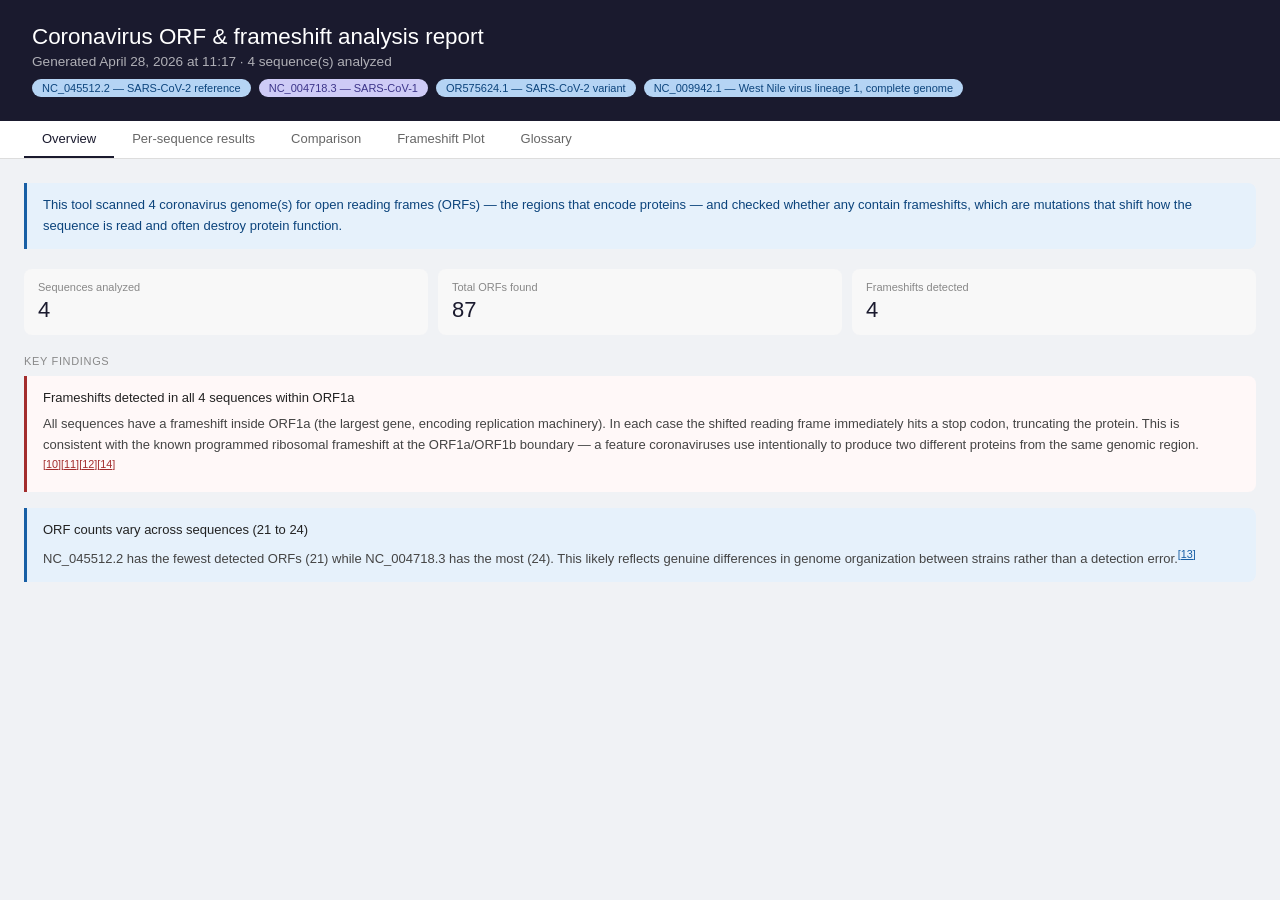
<file: out_results/test_report.html>
<!DOCTYPE html>
<html lang="en">
<head>
  <meta charset="UTF-8">
  <title>Coronavirus ORF Analysis Report</title>
  <style>
    *{box-sizing:border-box;margin:0;padding:0;}
    body{font-family:'Segoe UI',sans-serif;background:#f0f2f5;color:#222;font-size:14px;}
    header{background:#1a1a2e;color:white;padding:1.5rem 2rem;}
    header h1{font-size:1.4rem;font-weight:500;}
    header p{opacity:.65;font-size:.85rem;margin-top:4px;}
    .badges{display:flex;gap:8px;margin-top:10px;flex-wrap:wrap;}
    .badge{font-size:11px;padding:3px 10px;border-radius:20px;font-weight:500;}
    .badge-ref{background:#B5D4F4;color:#0C447C;}
    .badge-sars1{background:#CECBF6;color:#3C3489;}
    .main-tabs{display:flex;gap:0;border-bottom:1px solid #ddd;background:white;padding:0 1.5rem;}
    .main-tab{padding:10px 18px;font-size:13px;cursor:pointer;border-bottom:2px solid transparent;color:#666;background:none;border-top:none;border-left:none;border-right:none;}
    .main-tab.active{color:#1a1a2e;border-bottom:2px solid #1a1a2e;font-weight:500;}
    .tab-content{display:none;padding:1.5rem;max-width:1300px;margin:0 auto;}
    .tab-content.active{display:block;}
    .summary-banner{background:#E6F1FB;border-left:3px solid #185FA5;border-radius:0 8px 8px 0;padding:12px 16px;margin-bottom:1.25rem;font-size:13px;line-height:1.6;color:#0C447C;}
    .metrics-grid{display:grid;grid-template-columns:repeat(auto-fit,minmax(130px,1fr));gap:10px;margin-bottom:1.25rem;}
    .metric-card{background:#f8f8f8;border-radius:8px;padding:12px 14px;}
    .metric-label{font-size:11px;color:#888;margin-bottom:4px;}
    .metric-val{font-size:22px;font-weight:500;color:#1a1a2e;}
    .section-title{font-size:11px;font-weight:500;text-transform:uppercase;letter-spacing:.06em;color:#888;margin:1.25rem 0 .6rem;}
    .cov-row{display:flex;align-items:center;gap:10px;margin-bottom:7px;}
    .cov-label{width:150px;font-size:12px;flex-shrink:0;}
    .cov-bg{flex:1;background:#e5e5e5;border-radius:4px;height:8px;}
    .cov-bar{height:8px;border-radius:4px;}
    .cov-pct{width:36px;font-size:12px;text-align:right;color:#666;}
    .tbl-scroll{overflow-x:auto;max-height:380px;overflow-y:auto;border:1px solid #eee;border-radius:6px;}
    .orf-tbl{width:100%;border-collapse:collapse;font-size:12px;}
    .orf-tbl th{background:#1a1a2e;color:white;padding:6px 10px;text-align:left;position:sticky;top:0;font-size:11px;font-weight:500;}
    .orf-tbl td{padding:5px 10px;border-bottom:1px solid #f0f0f0;}
    .orf-tbl tr:hover td{background:#fafafa;}
    .gene-col{color:#BA7517;font-weight:500;}
    .fdot{display:inline-block;color:white;padding:2px 7px;border-radius:4px;font-size:11px;font-weight:500;margin:1px;}
    .two-col{display:grid;grid-template-columns:1fr 1fr;gap:2rem;margin-bottom:1rem;}
    .fs-card{border-left:3px solid #A32D2D;border-radius:0 8px 8px 0;padding:12px 16px;margin-bottom:1rem;background:#fff8f8;}
    .fs-title{font-size:13px;font-weight:500;color:#A32D2D;margin-bottom:5px;}
    .fs-loc{font-size:12px;color:#444;margin-bottom:6px;}
    .stop-warn{font-size:12px;color:#791F1F;background:#FCEBEB;border-radius:6px;padding:6px 10px;margin:6px 0;line-height:1.5;}
    .no-stop{font-size:12px;color:#854F0B;background:#FAEEDA;border-radius:6px;padding:6px 10px;margin:6px 0;}
    .no-fs{color:#3B6D11;font-style:italic;font-size:13px;}
    .codon-label{font-size:11px;color:#888;margin-top:8px;margin-bottom:3px;}
    .codon-row{display:flex;flex-wrap:wrap;gap:4px;}
    .codon{padding:3px 6px;border-radius:4px;font-family:monospace;font-size:12px;font-weight:500;}
    .codon-orig{background:#EAF3DE;color:#27500A;}
    .codon-shift{background:#FAEEDA;color:#633806;}
    .codon-stop{background:#FCEBEB;color:#791F1F;}
    .ref-banner{background:#E6F1FB;border-left:3px solid #185FA5;border-radius:0 8px 8px 0;padding:10px 14px;margin-bottom:1rem;font-size:12px;color:#0C447C;line-height:1.5;}
    .sars1-banner{background:#EEEDFE;border-left:3px solid #534AB7;border-radius:0 8px 8px 0;padding:10px 14px;margin-bottom:1rem;font-size:12px;color:#3C3489;line-height:1.5;}
    .seq-tabs{display:flex;gap:8px;margin-bottom:1rem;flex-wrap:wrap;}
    .seq-tab{padding:5px 14px;font-size:12px;border-radius:20px;border:1px solid #ccc;cursor:pointer;background:white;color:#666;}
    .seq-tab.active{background:#1a1a2e;color:white;border-color:#1a1a2e;}
    .seq-panel{display:none;}
    .seq-panel.active{display:block;}
    .comp-tbl{width:100%;border-collapse:collapse;font-size:13px;}
    .comp-tbl th{text-align:left;padding:9px 14px;background:#f0f0f0;font-weight:500;font-size:12px;border-bottom:2px solid #ddd;}
    .th-sub{font-weight:400;color:#888;font-size:11px;}
    .comp-tbl td{padding:8px 14px;border-bottom:1px solid #eee;}
    .comp-tbl tr:hover td{background:#fafafa;}
    .metric-col{color:#444;font-weight:500;}
    .ref-col{color:#185FA5;font-weight:500;}
    .finding-card{border-radius:0 8px 8px 0;padding:12px 16px;margin-bottom:1rem;font-size:13px;line-height:1.6;}
    .finding-warn{background:#fff8f8;border-left:3px solid #A32D2D;}
    .finding-info{background:#E6F1FB;border-left:3px solid #185FA5;}
    .finding-title{font-weight:500;margin-bottom:5px;}
    .finding-body{color:#444;}
    .glossary-item{border:1px solid #eee;border-radius:8px;padding:12px 16px;margin-bottom:10px;}
    .glossary-term{font-weight:500;font-size:13px;margin-bottom:4px;}
    .glossary-def{font-size:13px;color:#555;line-height:1.6;}
    .finding-refs{margin-top:8px;font-size:11px;color:#888;line-height:1.7;}
    .finding-refs a{color:#A32D2D;text-decoration:none;}
    .finding-refs a:hover{text-decoration:underline;}
    @media(max-width:700px){.two-col{grid-template-columns:1fr;}}
  </style>
  <script src="https://cdn.plot.ly/plotly-latest.min.js"></script>
</head>
<body>
  <header>
    <h1>Coronavirus ORF &amp; frameshift analysis report</h1>
    <p>Generated April 28, 2026 at 11:17 &middot; 4 sequence(s) analyzed</p>
    <div class="badges">
      <span class="badge badge-ref">NC_045512.2 &mdash; SARS-CoV-2 reference</span><span class="badge badge-sars1">NC_004718.3 &mdash; SARS-CoV-1</span><span class="badge badge-ref">OR575624.1 &mdash; SARS-CoV-2 variant</span><span class="badge badge-ref">NC_009942.1 &mdash; West Nile virus lineage 1, complete genome</span>
    </div>
  </header>

  <div class="main-tabs">
    <button class="main-tab active" onclick="switchTab('overview')">Overview</button>
    <button class="main-tab" onclick="switchTab('sequences')">Per-sequence results</button>
    <button class="main-tab" onclick="switchTab('compare')">Comparison</button>
    <button class="main-tab" onclick="switchTab('plot')">Frameshift Plot</button>
    <button class="main-tab" onclick="switchTab('glossary')">Glossary</button>
  </div>

  <div id="tab-overview" class="tab-content active">
    <div class="summary-banner">
      This tool scanned 4 coronavirus genome(s) for open reading frames (ORFs) &mdash; the regions that encode proteins &mdash; and checked whether any contain frameshifts, which are mutations that shift how the sequence is read and often destroy protein function.
    </div>
    <div class="metrics-grid">
      <div class="metric-card"><div class="metric-label">Sequences analyzed</div><div class="metric-val">4</div></div>
      <div class="metric-card"><div class="metric-label">Total ORFs found</div><div class="metric-val">87</div></div>
      <div class="metric-card"><div class="metric-label">Frameshifts detected</div><div class="metric-val">4</div></div>
    </div>
    <p class="section-title">Key findings</p>
    
    <div class="finding-card finding-warn">
      <div class="finding-title">Frameshifts detected in all 4 sequences within ORF1a</div>
      <p class="finding-body">All sequences have a frameshift inside ORF1a (the largest gene, encoding replication machinery). In each case the shifted reading frame immediately hits a stop codon, truncating the protein. This is consistent with the known programmed ribosomal frameshift at the ORF1a/ORF1b boundary — a feature coronaviruses use intentionally to produce two different proteins from the same genomic region.</p>
      <sup><a href="#ref-10" style="color:#A32D2D;">[10]</a><a href="#ref-11" style="color:#A32D2D;">[11]</a><a href="#ref-12" style="color:#A32D2D;">[12]</a><a href="#ref-14" style="color:#A32D2D;">[14]</a></sup>
    </div>
    <div class="finding-card finding-info">
      <div class="finding-title">ORF counts vary across sequences (21 to 24)</div>
      <p class="finding-body">NC_045512.2 has the fewest detected ORFs (21) while NC_004718.3 has the most (24). This likely reflects genuine differences in genome organization between strains rather than a detection error.<sup><a href="#ref-13" style="color:#185FA5;">[13]</a></sup></p>
    </div>
  </div>

  <div id="tab-sequences" class="tab-content">
    <div class="seq-tabs"><button class="seq-tab active" onclick="switchSeq('s0')">NC_045512.2</button>
<button class="seq-tab " onclick="switchSeq('s1')">NC_004718.3</button>
<button class="seq-tab " onclick="switchSeq('s2')">OR575624.1</button>
<button class="seq-tab " onclick="switchSeq('s3')">NC_009942.1</button>
</div>
    
        <div id="seq-s0" class="seq-panel active">
          <div class="ref-banner"><strong>SARS-CoV-2 reference genome</strong> — NC_045512.2 is the Wuhan-Hu-1 strain deposited when SARS-CoV-2 was first sequenced in 2020. This is the standard reference for all SARS-CoV-2 research.</div>
          <div class="metrics-grid">
            <div class="metric-card"><div class="metric-label">Total ORFs</div><div class="metric-val">21</div></div>
            <div class="metric-card"><div class="metric-label">Frameshift at</div><div class="metric-val" style="font-size:16px;">pos 13,310</div></div>
            <div class="metric-card"><div class="metric-label">Spike ORFs</div><div class="metric-val">3</div></div>
            <div class="metric-card"><div class="metric-label">Sequence length</div><div class="metric-val" style="font-size:15px;">29,903 bp</div></div>
          </div>
          <div class="two-col">
            <div>
              <p class="section-title">ORF table</p>
              <div class="tbl-scroll">
                <table class="orf-tbl">
                  <thead><tr><th>Frame</th><th>Start</th><th>End</th><th>Length (bp)</th><th>Length (aa)</th><th>Known gene</th></tr></thead>
                  <tbody><tr>
          <td><span class="fdot" style="background:#639922">F0</span></td>
          <td>13,767</td><td>21,555</td>
          <td>7,788</td><td>2,596</td>
          <td class="gene-col">ORF1a</td></tr><tr>
          <td><span class="fdot" style="background:#639922">F0</span></td>
          <td>25,392</td><td>26,220</td>
          <td>828</td><td>276</td>
          <td class="gene-col">ORF3a</td></tr><tr>
          <td><span class="fdot" style="background:#639922">F0</span></td>
          <td>26,244</td><td>26,472</td>
          <td>228</td><td>76</td>
          <td class="gene-col">E protein</td></tr><tr>
          <td><span class="fdot" style="background:#639922">F0</span></td>
          <td>27,393</td><td>27,759</td>
          <td>366</td><td>122</td>
          <td class="gene-col">ORF7a</td></tr><tr>
          <td><span class="fdot" style="background:#185FA5">F1</span></td>
          <td>265</td><td>13,483</td>
          <td>13,218</td><td>4,406</td>
          <td class="gene-col">ORF1a</td></tr><tr>
          <td><span class="fdot" style="background:#185FA5">F1</span></td>
          <td>15,460</td><td>15,667</td>
          <td>207</td><td>69</td>
          <td class="gene-col">ORF1a</td></tr><tr>
          <td><span class="fdot" style="background:#185FA5">F1</span></td>
          <td>21,535</td><td>25,384</td>
          <td>3,849</td><td>1,283</td>
          <td class="gene-col">Spike (S)</td></tr><tr>
          <td><span class="fdot" style="background:#185FA5">F1</span></td>
          <td>28,273</td><td>29,533</td>
          <td>1,260</td><td>420</td>
          <td class="gene-col">N protein</td></tr><tr>
          <td><span class="fdot" style="background:#7F77DD">F2</span></td>
          <td>2,957</td><td>3,206</td>
          <td>249</td><td>83</td>
          <td class="gene-col">ORF1a</td></tr><tr>
          <td><span class="fdot" style="background:#7F77DD">F2</span></td>
          <td>21,935</td><td>22,199</td>
          <td>264</td><td>88</td>
          <td class="gene-col">Spike (S)</td></tr><tr>
          <td><span class="fdot" style="background:#7F77DD">F2</span></td>
          <td>26,522</td><td>27,191</td>
          <td>669</td><td>223</td>
          <td class="gene-col">M protein</td></tr><tr>
          <td><span class="fdot" style="background:#7F77DD">F2</span></td>
          <td>27,893</td><td>28,259</td>
          <td>366</td><td>122</td>
          <td class="gene-col">ORF8</td></tr><tr>
          <td><span class="fdot" style="background:#7F77DD">F2</span></td>
          <td>28,283</td><td>28,577</td>
          <td>294</td><td>98</td>
          <td class="gene-col">N protein</td></tr><tr>
          <td><span class="fdot" style="background:#7F77DD">F2</span></td>
          <td>28,733</td><td>28,955</td>
          <td>222</td><td>74</td>
          <td class="gene-col">N protein</td></tr><tr>
          <td><span class="fdot" style="background:#639922">F0</span></td>
          <td>11,718</td><td>11,925</td>
          <td>207</td><td>69</td>
          <td class="gene-col">ORF1a</td></tr><tr>
          <td><span class="fdot" style="background:#185FA5">F1</span></td>
          <td>4,096</td><td>4,318</td>
          <td>222</td><td>74</td>
          <td class="gene-col">ORF1a</td></tr><tr>
          <td><span class="fdot" style="background:#185FA5">F1</span></td>
          <td>6,466</td><td>6,706</td>
          <td>240</td><td>80</td>
          <td class="gene-col">ORF1a</td></tr><tr>
          <td><span class="fdot" style="background:#185FA5">F1</span></td>
          <td>29,236</td><td>29,482</td>
          <td>246</td><td>82</td>
          <td class="gene-col">N protein</td></tr><tr>
          <td><span class="fdot" style="background:#7F77DD">F2</span></td>
          <td>6,581</td><td>6,830</td>
          <td>249</td><td>83</td>
          <td class="gene-col">ORF1a</td></tr><tr>
          <td><span class="fdot" style="background:#7F77DD">F2</span></td>
          <td>17,417</td><td>17,621</td>
          <td>204</td><td>68</td>
          <td class="gene-col">ORF1a</td></tr><tr>
          <td><span class="fdot" style="background:#7F77DD">F2</span></td>
          <td>23,414</td><td>23,717</td>
          <td>303</td><td>101</td>
          <td class="gene-col">Spike (S)</td></tr></tbody>
                </table>
              </div>
              <div style="margin-top:10px;"><span class="fdot" style="background:#639922">Frame 0: 5</span> <span class="fdot" style="background:#185FA5">Frame 1: 7</span> <span class="fdot" style="background:#7F77DD">Frame 2: 9</span></div>
            </div>
            <div>
              <p class="section-title">Gene coverage</p>
              
        <div class="cov-row">
          <span class="cov-label">ORF1a</span>
          <div class="cov-bg"><div class="cov-bar" style="width:100%;background:#639922"></div></div>
          <span class="cov-pct">100%</span>
        </div>
        <div class="cov-row">
          <span class="cov-label">nsp1-10</span>
          <div class="cov-bg"><div class="cov-bar" style="width:100%;background:#639922"></div></div>
          <span class="cov-pct">100%</span>
        </div>
        <div class="cov-row">
          <span class="cov-label">nsp12-16 (RdRp)</span>
          <div class="cov-bg"><div class="cov-bar" style="width:100%;background:#639922"></div></div>
          <span class="cov-pct">100%</span>
        </div>
        <div class="cov-row">
          <span class="cov-label">Spike (S)</span>
          <div class="cov-bg"><div class="cov-bar" style="width:100%;background:#639922"></div></div>
          <span class="cov-pct">100%</span>
        </div>
        <div class="cov-row">
          <span class="cov-label">ORF3a</span>
          <div class="cov-bg"><div class="cov-bar" style="width:100%;background:#639922"></div></div>
          <span class="cov-pct">100%</span>
        </div>
        <div class="cov-row">
          <span class="cov-label">E protein</span>
          <div class="cov-bg"><div class="cov-bar" style="width:100%;background:#639922"></div></div>
          <span class="cov-pct">100%</span>
        </div>
        <div class="cov-row">
          <span class="cov-label">M protein</span>
          <div class="cov-bg"><div class="cov-bar" style="width:100%;background:#639922"></div></div>
          <span class="cov-pct">100%</span>
        </div>
        <div class="cov-row">
          <span class="cov-label">ORF6</span>
          <div class="cov-bg"><div class="cov-bar" style="width:0%;background:#A32D2D"></div></div>
          <span class="cov-pct">0%</span>
        </div>
        <div class="cov-row">
          <span class="cov-label">ORF7a</span>
          <div class="cov-bg"><div class="cov-bar" style="width:100%;background:#639922"></div></div>
          <span class="cov-pct">100%</span>
        </div>
        <div class="cov-row">
          <span class="cov-label">ORF7b</span>
          <div class="cov-bg"><div class="cov-bar" style="width:2%;background:#A32D2D"></div></div>
          <span class="cov-pct">2%</span>
        </div>
        <div class="cov-row">
          <span class="cov-label">ORF8</span>
          <div class="cov-bg"><div class="cov-bar" style="width:100%;background:#639922"></div></div>
          <span class="cov-pct">100%</span>
        </div>
        <div class="cov-row">
          <span class="cov-label">N protein</span>
          <div class="cov-bg"><div class="cov-bar" style="width:100%;background:#639922"></div></div>
          <span class="cov-pct">100%</span>
        </div>
        <div class="cov-row">
          <span class="cov-label">ORF10</span>
          <div class="cov-bg"><div class="cov-bar" style="width:0%;background:#A32D2D"></div></div>
          <span class="cov-pct">0%</span>
        </div>
            </div>
          </div>
          <p class="section-title">Frameshift analysis</p>
          
        <div class="fs-card">
          <div class="fs-title">+1 frameshift at position 13,310</div>
          <p class="fs-loc">Located within: <strong>ORF1a</strong></p>
          <p class="stop-warn">Stop codon <strong>TAA</strong> at codon 9 — protein likely truncated (loss-of-function)</p>
          <p class="codon-label">Original reading:</p>
          <div class="codon-row"><span class="codon codon-orig">ATG</span><span class="codon codon-orig">TAC</span><span class="codon codon-orig">AAA</span><span class="codon codon-orig">TAC</span><span class="codon codon-orig">CTA</span><span class="codon codon-orig">CAA</span><span class="codon codon-orig">CTT</span><span class="codon codon-orig">GTG</span><span class="codon codon-orig">CTA</span><span class="codon codon-orig">ATG</span><span class="codon codon-orig">ACC</span><span class="codon codon-orig">CTG</span><span class="codon codon-orig">TGG</span><span class="codon codon-orig">GTT</span><span class="codon codon-orig">TTA</span><span class="codon codon-orig">CAC</span><span class="codon codon-orig">TTA</span><span class="codon codon-orig">AAA</span><span class="codon codon-orig">ACA</span><span class="codon codon-orig">CAG</span></div>
          <p class="codon-label" style="margin-top:8px;">Shifted reading:</p>
          <div class="codon-row"><span class="codon codon-shift">TGT</span><span class="codon codon-shift">ACA</span><span class="codon codon-shift">AAT</span><span class="codon codon-shift">ACC</span><span class="codon codon-shift">TAC</span><span class="codon codon-shift">AAC</span><span class="codon codon-shift">TTG</span><span class="codon codon-shift">TGC</span><span class="codon codon-stop">TAA</span><span class="codon codon-stop">TGA</span><span class="codon codon-shift">CCC</span><span class="codon codon-shift">TGT</span><span class="codon codon-shift">GGG</span><span class="codon codon-shift">TTT</span><span class="codon codon-shift">TAC</span><span class="codon codon-shift">ACT</span><span class="codon codon-stop">TAA</span><span class="codon codon-shift">AAA</span><span class="codon codon-shift">CAC</span><span class="codon codon-shift">AGT</span></div>
        </div>
        <div class="fs-card">
          <div class="fs-title">+2 frameshift at position 13,305</div>
          <p class="fs-loc">Located within: <strong>ORF1a</strong></p>
          <p class="no-stop">No immediate stop codon — may alter protein function</p>
          <p class="codon-label">Original reading:</p>
          <div class="codon-row"><span class="codon codon-orig">TAA</span><span class="codon codon-orig">GTA</span><span class="codon codon-orig">TGT</span><span class="codon codon-orig">ACA</span><span class="codon codon-orig">AAT</span><span class="codon codon-orig">ACC</span><span class="codon codon-orig">TAC</span><span class="codon codon-orig">AAC</span><span class="codon codon-orig">TTG</span><span class="codon codon-orig">TGC</span><span class="codon codon-orig">TAA</span><span class="codon codon-orig">TGA</span><span class="codon codon-orig">CCC</span><span class="codon codon-orig">TGT</span><span class="codon codon-orig">GGG</span><span class="codon codon-orig">TTT</span><span class="codon codon-orig">TAC</span><span class="codon codon-orig">ACT</span><span class="codon codon-orig">TAA</span><span class="codon codon-orig">AAA</span></div>
          <p class="codon-label" style="margin-top:8px;">Shifted reading:</p>
          <div class="codon-row"><span class="codon codon-shift">AGT</span><span class="codon codon-shift">ATG</span><span class="codon codon-shift">TAC</span><span class="codon codon-shift">AAA</span><span class="codon codon-shift">TAC</span><span class="codon codon-shift">CTA</span><span class="codon codon-shift">CAA</span><span class="codon codon-shift">CTT</span><span class="codon codon-shift">GTG</span><span class="codon codon-shift">CTA</span><span class="codon codon-shift">ATG</span><span class="codon codon-shift">ACC</span><span class="codon codon-shift">CTG</span><span class="codon codon-shift">TGG</span><span class="codon codon-shift">GTT</span><span class="codon codon-shift">TTA</span><span class="codon codon-shift">CAC</span><span class="codon codon-shift">TTA</span><span class="codon codon-shift">AAA</span></div>
        </div>
        <div class="fs-card">
          <div class="fs-title">+2 frameshift at position 13,431</div>
          <p class="fs-loc">Located within: <strong>ORF1a</strong></p>
          <p class="stop-warn">Stop codon <strong>TAA</strong> at codon 11 — protein likely truncated (loss-of-function)</p>
          <p class="codon-label">Original reading:</p>
          <div class="codon-row"><span class="codon codon-orig">CAT</span><span class="codon codon-orig">GCT</span><span class="codon codon-orig">TCA</span><span class="codon codon-orig">GTC</span><span class="codon codon-orig">AGC</span><span class="codon codon-orig">TGA</span><span class="codon codon-orig">TGC</span><span class="codon codon-orig">ACA</span><span class="codon codon-orig">ATC</span><span class="codon codon-orig">GTT</span><span class="codon codon-orig">TTT</span><span class="codon codon-orig">AAA</span><span class="codon codon-orig">CGG</span><span class="codon codon-orig">GTT</span><span class="codon codon-orig">TGC</span><span class="codon codon-orig">GGT</span><span class="codon codon-orig">GTA</span><span class="codon codon-orig">AGT</span><span class="codon codon-orig">GCA</span><span class="codon codon-orig">GCC</span></div>
          <p class="codon-label" style="margin-top:8px;">Shifted reading:</p>
          <div class="codon-row"><span class="codon codon-shift">TGC</span><span class="codon codon-shift">TTC</span><span class="codon codon-shift">AGT</span><span class="codon codon-shift">CAG</span><span class="codon codon-shift">CTG</span><span class="codon codon-shift">ATG</span><span class="codon codon-shift">CAC</span><span class="codon codon-shift">AAT</span><span class="codon codon-shift">CGT</span><span class="codon codon-shift">TTT</span><span class="codon codon-stop">TAA</span><span class="codon codon-shift">ACG</span><span class="codon codon-shift">GGT</span><span class="codon codon-shift">TTG</span><span class="codon codon-shift">CGG</span><span class="codon codon-shift">TGT</span><span class="codon codon-shift">AAG</span><span class="codon codon-shift">TGC</span><span class="codon codon-shift">AGC</span></div>
        </div>
        <div class="fs-card">
          <div class="fs-title">+2 frameshift at position 13,563</div>
          <p class="fs-loc">Located within: <strong>ORF1a</strong></p>
          <p class="stop-warn">Stop codon <strong>TAA</strong> at codon 5 — protein likely truncated (loss-of-function)</p>
          <p class="codon-label">Original reading:</p>
          <div class="codon-row"><span class="codon codon-orig">GTA</span><span class="codon codon-orig">GCT</span><span class="codon codon-orig">GGT</span><span class="codon codon-orig">TTT</span><span class="codon codon-orig">GCT</span><span class="codon codon-orig">AAA</span><span class="codon codon-orig">TTC</span><span class="codon codon-orig">CTA</span><span class="codon codon-orig">AAA</span><span class="codon codon-orig">ACT</span><span class="codon codon-orig">AAT</span><span class="codon codon-orig">TGT</span><span class="codon codon-orig">TGT</span><span class="codon codon-orig">CGC</span><span class="codon codon-orig">TTC</span><span class="codon codon-orig">CAA</span><span class="codon codon-orig">GAA</span><span class="codon codon-orig">AAG</span><span class="codon codon-orig">GAC</span><span class="codon codon-orig">GAA</span></div>
          <p class="codon-label" style="margin-top:8px;">Shifted reading:</p>
          <div class="codon-row"><span class="codon codon-shift">AGC</span><span class="codon codon-shift">TGG</span><span class="codon codon-shift">TTT</span><span class="codon codon-shift">TGC</span><span class="codon codon-stop">TAA</span><span class="codon codon-shift">ATT</span><span class="codon codon-shift">CCT</span><span class="codon codon-shift">AAA</span><span class="codon codon-shift">AAC</span><span class="codon codon-stop">TAA</span><span class="codon codon-shift">TTG</span><span class="codon codon-shift">TTG</span><span class="codon codon-shift">TCG</span><span class="codon codon-shift">CTT</span><span class="codon codon-shift">CCA</span><span class="codon codon-shift">AGA</span><span class="codon codon-shift">AAA</span><span class="codon codon-shift">GGA</span><span class="codon codon-shift">CGA</span></div>
        </div>
        <div class="fs-card">
          <div class="fs-title">+2 frameshift at position 13,608</div>
          <p class="fs-loc">Located within: <strong>ORF1a</strong></p>
          <p class="stop-warn">Stop codon <strong>TGA</strong> at codon 6 — protein likely truncated (loss-of-function)</p>
          <p class="codon-label">Original reading:</p>
          <div class="codon-row"><span class="codon codon-orig">CAA</span><span class="codon codon-orig">GAA</span><span class="codon codon-orig">AAG</span><span class="codon codon-orig">GAC</span><span class="codon codon-orig">GAA</span><span class="codon codon-orig">GAT</span><span class="codon codon-orig">GAC</span><span class="codon codon-orig">AAT</span><span class="codon codon-orig">TTA</span><span class="codon codon-orig">ATT</span><span class="codon codon-orig">GAT</span><span class="codon codon-orig">TCT</span><span class="codon codon-orig">TAC</span><span class="codon codon-orig">TTT</span><span class="codon codon-orig">GTA</span><span class="codon codon-orig">GTT</span><span class="codon codon-orig">AAG</span><span class="codon codon-orig">AGA</span><span class="codon codon-orig">CAC</span><span class="codon codon-orig">ACT</span></div>
          <p class="codon-label" style="margin-top:8px;">Shifted reading:</p>
          <div class="codon-row"><span class="codon codon-shift">AGA</span><span class="codon codon-shift">AAA</span><span class="codon codon-shift">GGA</span><span class="codon codon-shift">CGA</span><span class="codon codon-shift">AGA</span><span class="codon codon-stop">TGA</span><span class="codon codon-shift">CAA</span><span class="codon codon-shift">TTT</span><span class="codon codon-shift">AAT</span><span class="codon codon-stop">TGA</span><span class="codon codon-shift">TTC</span><span class="codon codon-shift">TTA</span><span class="codon codon-shift">CTT</span><span class="codon codon-shift">TGT</span><span class="codon codon-shift">AGT</span><span class="codon codon-stop">TAA</span><span class="codon codon-shift">GAG</span><span class="codon codon-shift">ACA</span><span class="codon codon-shift">CAC</span></div>
        </div>
        <div class="fs-card">
          <div class="fs-title">+1 frameshift at position 13,442</div>
          <p class="fs-loc">Located within: <strong>ORF1a</strong></p>
          <p class="stop-warn">Stop codon <strong>TGA</strong> at codon 2 — protein likely truncated (loss-of-function)</p>
          <p class="codon-label">Original reading:</p>
          <div class="codon-row"><span class="codon codon-orig">CAG</span><span class="codon codon-orig">CTG</span><span class="codon codon-orig">ATG</span><span class="codon codon-orig">CAC</span><span class="codon codon-orig">AAT</span><span class="codon codon-orig">CGT</span><span class="codon codon-orig">TTT</span><span class="codon codon-orig">TAA</span><span class="codon codon-orig">ACG</span><span class="codon codon-orig">GGT</span><span class="codon codon-orig">TTG</span><span class="codon codon-orig">CGG</span><span class="codon codon-orig">TGT</span><span class="codon codon-orig">AAG</span><span class="codon codon-orig">TGC</span><span class="codon codon-orig">AGC</span><span class="codon codon-orig">CCG</span><span class="codon codon-orig">TCT</span><span class="codon codon-orig">TAC</span><span class="codon codon-orig">ACC</span></div>
          <p class="codon-label" style="margin-top:8px;">Shifted reading:</p>
          <div class="codon-row"><span class="codon codon-shift">AGC</span><span class="codon codon-stop">TGA</span><span class="codon codon-shift">TGC</span><span class="codon codon-shift">ACA</span><span class="codon codon-shift">ATC</span><span class="codon codon-shift">GTT</span><span class="codon codon-shift">TTT</span><span class="codon codon-shift">AAA</span><span class="codon codon-shift">CGG</span><span class="codon codon-shift">GTT</span><span class="codon codon-shift">TGC</span><span class="codon codon-shift">GGT</span><span class="codon codon-shift">GTA</span><span class="codon codon-shift">AGT</span><span class="codon codon-shift">GCA</span><span class="codon codon-shift">GCC</span><span class="codon codon-shift">CGT</span><span class="codon codon-shift">CTT</span><span class="codon codon-shift">ACA</span><span class="codon codon-shift">CCG</span></div>
        </div>
        <div class="fs-card">
          <div class="fs-title">+1 frameshift at position 13,550</div>
          <p class="fs-loc">Located within: <strong>ORF1a</strong></p>
          <p class="no-stop">No immediate stop codon — may alter protein function</p>
          <p class="codon-label">Original reading:</p>
          <div class="codon-row"><span class="codon codon-orig">CTA</span><span class="codon codon-orig">CAA</span><span class="codon codon-orig">TGA</span><span class="codon codon-orig">TAA</span><span class="codon codon-orig">AGT</span><span class="codon codon-orig">AGC</span><span class="codon codon-orig">TGG</span><span class="codon codon-orig">TTT</span><span class="codon codon-orig">TGC</span><span class="codon codon-orig">TAA</span><span class="codon codon-orig">ATT</span><span class="codon codon-orig">CCT</span><span class="codon codon-orig">AAA</span><span class="codon codon-orig">AAC</span><span class="codon codon-orig">TAA</span><span class="codon codon-orig">TTG</span><span class="codon codon-orig">TTG</span><span class="codon codon-orig">TCG</span><span class="codon codon-orig">CTT</span><span class="codon codon-orig">CCA</span></div>
          <p class="codon-label" style="margin-top:8px;">Shifted reading:</p>
          <div class="codon-row"><span class="codon codon-shift">TAC</span><span class="codon codon-shift">AAT</span><span class="codon codon-shift">GAT</span><span class="codon codon-shift">AAA</span><span class="codon codon-shift">GTA</span><span class="codon codon-shift">GCT</span><span class="codon codon-shift">GGT</span><span class="codon codon-shift">TTT</span><span class="codon codon-shift">GCT</span><span class="codon codon-shift">AAA</span><span class="codon codon-shift">TTC</span><span class="codon codon-shift">CTA</span><span class="codon codon-shift">AAA</span><span class="codon codon-shift">ACT</span><span class="codon codon-shift">AAT</span><span class="codon codon-shift">TGT</span><span class="codon codon-shift">TGT</span><span class="codon codon-shift">CGC</span><span class="codon codon-shift">TTC</span><span class="codon codon-shift">CAA</span></div>
        </div>
        <div class="fs-card">
          <div class="fs-title">+1 frameshift at position 13,568</div>
          <p class="fs-loc">Located within: <strong>ORF1a</strong></p>
          <p class="no-stop">No immediate stop codon — may alter protein function</p>
          <p class="codon-label">Original reading:</p>
          <div class="codon-row"><span class="codon codon-orig">TGG</span><span class="codon codon-orig">TTT</span><span class="codon codon-orig">TGC</span><span class="codon codon-orig">TAA</span><span class="codon codon-orig">ATT</span><span class="codon codon-orig">CCT</span><span class="codon codon-orig">AAA</span><span class="codon codon-orig">AAC</span><span class="codon codon-orig">TAA</span><span class="codon codon-orig">TTG</span><span class="codon codon-orig">TTG</span><span class="codon codon-orig">TCG</span><span class="codon codon-orig">CTT</span><span class="codon codon-orig">CCA</span><span class="codon codon-orig">AGA</span><span class="codon codon-orig">AAA</span><span class="codon codon-orig">GGA</span><span class="codon codon-orig">CGA</span><span class="codon codon-orig">AGA</span><span class="codon codon-orig">TGA</span></div>
          <p class="codon-label" style="margin-top:8px;">Shifted reading:</p>
          <div class="codon-row"><span class="codon codon-shift">GGT</span><span class="codon codon-shift">TTT</span><span class="codon codon-shift">GCT</span><span class="codon codon-shift">AAA</span><span class="codon codon-shift">TTC</span><span class="codon codon-shift">CTA</span><span class="codon codon-shift">AAA</span><span class="codon codon-shift">ACT</span><span class="codon codon-shift">AAT</span><span class="codon codon-shift">TGT</span><span class="codon codon-shift">TGT</span><span class="codon codon-shift">CGC</span><span class="codon codon-shift">TTC</span><span class="codon codon-shift">CAA</span><span class="codon codon-shift">GAA</span><span class="codon codon-shift">AAG</span><span class="codon codon-shift">GAC</span><span class="codon codon-shift">GAA</span><span class="codon codon-shift">GAT</span><span class="codon codon-shift">GAC</span></div>
        </div>
        <div class="fs-card">
          <div class="fs-title">+1 frameshift at position 13,679</div>
          <p class="fs-loc">Located within: <strong>ORF1a</strong></p>
          <p class="no-stop">No immediate stop codon — may alter protein function</p>
          <p class="codon-label">Original reading:</p>
          <div class="codon-row"><span class="codon codon-orig">CCA</span><span class="codon codon-orig">ACA</span><span class="codon codon-orig">TGA</span><span class="codon codon-orig">AGA</span><span class="codon codon-orig">AAC</span><span class="codon codon-orig">AAT</span><span class="codon codon-orig">TTA</span><span class="codon codon-orig">TAA</span><span class="codon codon-orig">TTT</span><span class="codon codon-orig">ACT</span><span class="codon codon-orig">TAA</span><span class="codon codon-orig">GGA</span><span class="codon codon-orig">TTG</span><span class="codon codon-orig">TCC</span><span class="codon codon-orig">AGC</span><span class="codon codon-orig">TGT</span><span class="codon codon-orig">TGC</span><span class="codon codon-orig">TAA</span><span class="codon codon-orig">ACA</span><span class="codon codon-orig">TGA</span></div>
          <p class="codon-label" style="margin-top:8px;">Shifted reading:</p>
          <div class="codon-row"><span class="codon codon-shift">CAA</span><span class="codon codon-shift">CAT</span><span class="codon codon-shift">GAA</span><span class="codon codon-shift">GAA</span><span class="codon codon-shift">ACA</span><span class="codon codon-shift">ATT</span><span class="codon codon-shift">TAT</span><span class="codon codon-shift">AAT</span><span class="codon codon-shift">TTA</span><span class="codon codon-shift">CTT</span><span class="codon codon-shift">AAG</span><span class="codon codon-shift">GAT</span><span class="codon codon-shift">TGT</span><span class="codon codon-shift">CCA</span><span class="codon codon-shift">GCT</span><span class="codon codon-shift">GTT</span><span class="codon codon-shift">GCT</span><span class="codon codon-shift">AAA</span><span class="codon codon-shift">CAT</span><span class="codon codon-shift">GAC</span></div>
        </div>
        </div>
        <div id="seq-s1" class="seq-panel ">
          <div class="sars1-banner"><strong>SARS-CoV-1 strain</strong> — This sequence is from the original 2003 SARS outbreak, a related but distinct coronavirus from SARS-CoV-2.</div>
          <div class="metrics-grid">
            <div class="metric-card"><div class="metric-label">Total ORFs</div><div class="metric-val">24</div></div>
            <div class="metric-card"><div class="metric-label">Frameshift at</div><div class="metric-val" style="font-size:16px;">pos 13,267</div></div>
            <div class="metric-card"><div class="metric-label">Spike ORFs</div><div class="metric-val">1</div></div>
            <div class="metric-card"><div class="metric-label">Sequence length</div><div class="metric-val" style="font-size:15px;">29,751 bp</div></div>
          </div>
          <div class="two-col">
            <div>
              <p class="section-title">ORF table</p>
              <div class="tbl-scroll">
                <table class="orf-tbl">
                  <thead><tr><th>Frame</th><th>Start</th><th>End</th><th>Length (bp)</th><th>Length (aa)</th><th>Known gene</th></tr></thead>
                  <tbody><tr>
          <td><span class="fdot" style="background:#639922">F0</span></td>
          <td>264</td><td>13,413</td>
          <td>13,149</td><td>4,383</td>
          <td class="gene-col">ORF1a</td></tr><tr>
          <td><span class="fdot" style="background:#639922">F0</span></td>
          <td>26,397</td><td>27,063</td>
          <td>666</td><td>222</td>
          <td class="gene-col">M protein</td></tr><tr>
          <td><span class="fdot" style="background:#639922">F0</span></td>
          <td>28,119</td><td>29,388</td>
          <td>1,269</td><td>423</td>
          <td class="gene-col">N protein</td></tr><tr>
          <td><span class="fdot" style="background:#185FA5">F1</span></td>
          <td>733</td><td>1,225</td>
          <td>492</td><td>164</td>
          <td class="gene-col">ORF1a</td></tr><tr>
          <td><span class="fdot" style="background:#185FA5">F1</span></td>
          <td>2,992</td><td>3,295</td>
          <td>303</td><td>101</td>
          <td class="gene-col">ORF1a</td></tr><tr>
          <td><span class="fdot" style="background:#185FA5">F1</span></td>
          <td>3,565</td><td>3,781</td>
          <td>216</td><td>72</td>
          <td class="gene-col">ORF1a</td></tr><tr>
          <td><span class="fdot" style="background:#185FA5">F1</span></td>
          <td>10,066</td><td>10,330</td>
          <td>264</td><td>88</td>
          <td class="gene-col">ORF1a</td></tr><tr>
          <td><span class="fdot" style="background:#185FA5">F1</span></td>
          <td>25,267</td><td>26,092</td>
          <td>825</td><td>275</td>
          <td class="gene-col">ORF3a</td></tr><tr>
          <td><span class="fdot" style="background:#185FA5">F1</span></td>
          <td>26,116</td><td>26,347</td>
          <td>231</td><td>77</td>
          <td class="gene-col"></td></tr><tr>
          <td><span class="fdot" style="background:#185FA5">F1</span></td>
          <td>28,129</td><td>28,426</td>
          <td>297</td><td>99</td>
          <td class="gene-col">N protein</td></tr><tr>
          <td><span class="fdot" style="background:#185FA5">F1</span></td>
          <td>28,582</td><td>28,795</td>
          <td>213</td><td>71</td>
          <td class="gene-col">N protein</td></tr><tr>
          <td><span class="fdot" style="background:#7F77DD">F2</span></td>
          <td>13,598</td><td>21,485</td>
          <td>7,887</td><td>2,629</td>
          <td class="gene-col">ORF1a</td></tr><tr>
          <td><span class="fdot" style="background:#7F77DD">F2</span></td>
          <td>21,491</td><td>25,259</td>
          <td>3,768</td><td>1,256</td>
          <td class="gene-col">Spike (S)</td></tr><tr>
          <td><span class="fdot" style="background:#7F77DD">F2</span></td>
          <td>25,688</td><td>26,153</td>
          <td>465</td><td>155</td>
          <td class="gene-col">ORF3a</td></tr><tr>
          <td><span class="fdot" style="background:#7F77DD">F2</span></td>
          <td>27,272</td><td>27,641</td>
          <td>369</td><td>123</td>
          <td class="gene-col">ORF7a</td></tr><tr>
          <td><span class="fdot" style="background:#7F77DD">F2</span></td>
          <td>27,863</td><td>28,118</td>
          <td>255</td><td>85</td>
          <td class="gene-col">ORF8</td></tr><tr>
          <td><span class="fdot" style="background:#639922">F0</span></td>
          <td>19,527</td><td>19,740</td>
          <td>213</td><td>71</td>
          <td class="gene-col">ORF1a</td></tr><tr>
          <td><span class="fdot" style="background:#185FA5">F1</span></td>
          <td>9,916</td><td>10,198</td>
          <td>282</td><td>94</td>
          <td class="gene-col">ORF1a</td></tr><tr>
          <td><span class="fdot" style="background:#185FA5">F1</span></td>
          <td>10,663</td><td>10,945</td>
          <td>282</td><td>94</td>
          <td class="gene-col">ORF1a</td></tr><tr>
          <td><span class="fdot" style="background:#185FA5">F1</span></td>
          <td>15,454</td><td>15,667</td>
          <td>213</td><td>71</td>
          <td class="gene-col">ORF1a</td></tr><tr>
          <td><span class="fdot" style="background:#185FA5">F1</span></td>
          <td>20,872</td><td>21,121</td>
          <td>249</td><td>83</td>
          <td class="gene-col">ORF1a</td></tr><tr>
          <td><span class="fdot" style="background:#185FA5">F1</span></td>
          <td>27,121</td><td>27,334</td>
          <td>213</td><td>71</td>
          <td class="gene-col">ORF6</td></tr><tr>
          <td><span class="fdot" style="background:#185FA5">F1</span></td>
          <td>27,736</td><td>27,964</td>
          <td>228</td><td>76</td>
          <td class="gene-col">ORF7b</td></tr><tr>
          <td><span class="fdot" style="background:#7F77DD">F2</span></td>
          <td>7,769</td><td>8,000</td>
          <td>231</td><td>77</td>
          <td class="gene-col">ORF1a</td></tr></tbody>
                </table>
              </div>
              <div style="margin-top:10px;"><span class="fdot" style="background:#639922">Frame 0: 4</span> <span class="fdot" style="background:#185FA5">Frame 1: 14</span> <span class="fdot" style="background:#7F77DD">Frame 2: 6</span></div>
            </div>
            <div>
              <p class="section-title">Gene coverage</p>
              
        <div class="cov-row">
          <span class="cov-label">ORF1a</span>
          <div class="cov-bg"><div class="cov-bar" style="width:100%;background:#639922"></div></div>
          <span class="cov-pct">100%</span>
        </div>
        <div class="cov-row">
          <span class="cov-label">nsp1-10</span>
          <div class="cov-bg"><div class="cov-bar" style="width:100%;background:#639922"></div></div>
          <span class="cov-pct">100%</span>
        </div>
        <div class="cov-row">
          <span class="cov-label">nsp12-16 (RdRp)</span>
          <div class="cov-bg"><div class="cov-bar" style="width:100%;background:#639922"></div></div>
          <span class="cov-pct">100%</span>
        </div>
        <div class="cov-row">
          <span class="cov-label">Spike (S)</span>
          <div class="cov-bg"><div class="cov-bar" style="width:99%;background:#639922"></div></div>
          <span class="cov-pct">99%</span>
        </div>
        <div class="cov-row">
          <span class="cov-label">ORF3a</span>
          <div class="cov-bg"><div class="cov-bar" style="width:100%;background:#639922"></div></div>
          <span class="cov-pct">100%</span>
        </div>
        <div class="cov-row">
          <span class="cov-label">E protein</span>
          <div class="cov-bg"><div class="cov-bar" style="width:77%;background:#BA7517"></div></div>
          <span class="cov-pct">77%</span>
        </div>
        <div class="cov-row">
          <span class="cov-label">M protein</span>
          <div class="cov-bg"><div class="cov-bar" style="width:91%;background:#639922"></div></div>
          <span class="cov-pct">91%</span>
        </div>
        <div class="cov-row">
          <span class="cov-label">ORF6</span>
          <div class="cov-bg"><div class="cov-bar" style="width:100%;background:#639922"></div></div>
          <span class="cov-pct">100%</span>
        </div>
        <div class="cov-row">
          <span class="cov-label">ORF7a</span>
          <div class="cov-bg"><div class="cov-bar" style="width:73%;background:#BA7517"></div></div>
          <span class="cov-pct">73%</span>
        </div>
        <div class="cov-row">
          <span class="cov-label">ORF7b</span>
          <div class="cov-bg"><div class="cov-bar" style="width:100%;background:#639922"></div></div>
          <span class="cov-pct">100%</span>
        </div>
        <div class="cov-row">
          <span class="cov-label">ORF8</span>
          <div class="cov-bg"><div class="cov-bar" style="width:100%;background:#639922"></div></div>
          <span class="cov-pct">100%</span>
        </div>
        <div class="cov-row">
          <span class="cov-label">N protein</span>
          <div class="cov-bg"><div class="cov-bar" style="width:100%;background:#639922"></div></div>
          <span class="cov-pct">100%</span>
        </div>
        <div class="cov-row">
          <span class="cov-label">ORF10</span>
          <div class="cov-bg"><div class="cov-bar" style="width:0%;background:#A32D2D"></div></div>
          <span class="cov-pct">0%</span>
        </div>
            </div>
          </div>
          <p class="section-title">Frameshift analysis</p>
          
        <div class="fs-card">
          <div class="fs-title">+1 frameshift at position 13,267</div>
          <p class="fs-loc">Located within: <strong>ORF1a</strong></p>
          <p class="stop-warn">Stop codon <strong>TGA</strong> at codon 1 — protein likely truncated (loss-of-function)</p>
          <p class="codon-label">Original reading:</p>
          <div class="codon-row"><span class="codon codon-orig">ATG</span><span class="codon codon-orig">ACC</span><span class="codon codon-orig">CAG</span><span class="codon codon-orig">TGG</span><span class="codon codon-orig">GTT</span><span class="codon codon-orig">TTA</span><span class="codon codon-orig">CAC</span><span class="codon codon-orig">TTA</span><span class="codon codon-orig">GAA</span><span class="codon codon-orig">ACA</span><span class="codon codon-orig">CAG</span><span class="codon codon-orig">TCT</span><span class="codon codon-orig">GTA</span><span class="codon codon-orig">CCG</span><span class="codon codon-orig">TCT</span><span class="codon codon-orig">GCG</span><span class="codon codon-orig">GAA</span><span class="codon codon-orig">TGT</span><span class="codon codon-orig">GGA</span><span class="codon codon-orig">AAG</span></div>
          <p class="codon-label" style="margin-top:8px;">Shifted reading:</p>
          <div class="codon-row"><span class="codon codon-stop">TGA</span><span class="codon codon-shift">CCC</span><span class="codon codon-shift">AGT</span><span class="codon codon-shift">GGG</span><span class="codon codon-shift">TTT</span><span class="codon codon-shift">TAC</span><span class="codon codon-shift">ACT</span><span class="codon codon-stop">TAG</span><span class="codon codon-shift">AAA</span><span class="codon codon-shift">CAC</span><span class="codon codon-shift">AGT</span><span class="codon codon-shift">CTG</span><span class="codon codon-shift">TAC</span><span class="codon codon-shift">CGT</span><span class="codon codon-shift">CTG</span><span class="codon codon-shift">CGG</span><span class="codon codon-shift">AAT</span><span class="codon codon-shift">GTG</span><span class="codon codon-shift">GAA</span><span class="codon codon-shift">AGG</span></div>
        </div>
        <div class="fs-card">
          <div class="fs-title">+1 frameshift at position 13,378</div>
          <p class="fs-loc">Located within: <strong>ORF1a</strong></p>
          <p class="no-stop">No immediate stop codon — may alter protein function</p>
          <p class="codon-label">Original reading:</p>
          <div class="codon-row"><span class="codon codon-orig">ATG</span><span class="codon codon-orig">CAT</span><span class="codon codon-orig">CAA</span><span class="codon codon-orig">CGT</span><span class="codon codon-orig">TTT</span><span class="codon codon-orig">TAA</span><span class="codon codon-orig">ACG</span><span class="codon codon-orig">GGT</span><span class="codon codon-orig">TTG</span><span class="codon codon-orig">CGG</span><span class="codon codon-orig">TGT</span><span class="codon codon-orig">AAG</span><span class="codon codon-orig">TGC</span><span class="codon codon-orig">AGC</span><span class="codon codon-orig">CCG</span><span class="codon codon-orig">TCT</span><span class="codon codon-orig">TAC</span><span class="codon codon-orig">ACC</span><span class="codon codon-orig">GTG</span><span class="codon codon-orig">CGG</span></div>
          <p class="codon-label" style="margin-top:8px;">Shifted reading:</p>
          <div class="codon-row"><span class="codon codon-shift">TGC</span><span class="codon codon-shift">ATC</span><span class="codon codon-shift">AAC</span><span class="codon codon-shift">GTT</span><span class="codon codon-shift">TTT</span><span class="codon codon-shift">AAA</span><span class="codon codon-shift">CGG</span><span class="codon codon-shift">GTT</span><span class="codon codon-shift">TGC</span><span class="codon codon-shift">GGT</span><span class="codon codon-shift">GTA</span><span class="codon codon-shift">AGT</span><span class="codon codon-shift">GCA</span><span class="codon codon-shift">GCC</span><span class="codon codon-shift">CGT</span><span class="codon codon-shift">CTT</span><span class="codon codon-shift">ACA</span><span class="codon codon-shift">CCG</span><span class="codon codon-shift">TGC</span><span class="codon codon-shift">GGC</span></div>
        </div>
        <div class="fs-card">
          <div class="fs-title">+2 frameshift at position 13,598</div>
          <p class="fs-loc">Located within: <strong>ORF1a</strong></p>
          <p class="stop-warn">Stop codon <strong>TAA</strong> at codon 2 — protein likely truncated (loss-of-function)</p>
          <p class="codon-label">Original reading:</p>
          <div class="codon-row"><span class="codon codon-orig">ATG</span><span class="codon codon-orig">TCT</span><span class="codon codon-orig">AAC</span><span class="codon codon-orig">TAC</span><span class="codon codon-orig">CAA</span><span class="codon codon-orig">CAT</span><span class="codon codon-orig">GAA</span><span class="codon codon-orig">GAG</span><span class="codon codon-orig">ACT</span><span class="codon codon-orig">ATT</span><span class="codon codon-orig">TAT</span><span class="codon codon-orig">AAC</span><span class="codon codon-orig">TTG</span><span class="codon codon-orig">GTT</span><span class="codon codon-orig">AAA</span><span class="codon codon-orig">GAT</span><span class="codon codon-orig">TGT</span><span class="codon codon-orig">CCA</span><span class="codon codon-orig">GCG</span><span class="codon codon-orig">GTT</span></div>
          <p class="codon-label" style="margin-top:8px;">Shifted reading:</p>
          <div class="codon-row"><span class="codon codon-shift">GTC</span><span class="codon codon-stop">TAA</span><span class="codon codon-shift">CTA</span><span class="codon codon-shift">CCA</span><span class="codon codon-shift">ACA</span><span class="codon codon-stop">TGA</span><span class="codon codon-shift">AGA</span><span class="codon codon-shift">GAC</span><span class="codon codon-shift">TAT</span><span class="codon codon-shift">TTA</span><span class="codon codon-stop">TAA</span><span class="codon codon-shift">CTT</span><span class="codon codon-shift">GGT</span><span class="codon codon-stop">TAA</span><span class="codon codon-shift">AGA</span><span class="codon codon-shift">TTG</span><span class="codon codon-shift">TCC</span><span class="codon codon-shift">AGC</span><span class="codon codon-shift">GGT</span></div>
        </div>
        <div class="fs-card">
          <div class="fs-title">+1 frameshift at position 13,360</div>
          <p class="fs-loc">Located within: <strong>ORF1a</strong></p>
          <p class="no-stop">No immediate stop codon — may alter protein function</p>
          <p class="codon-label">Original reading:</p>
          <div class="codon-row"><span class="codon codon-orig">CCT</span><span class="codon codon-orig">TGA</span><span class="codon codon-orig">TGC</span><span class="codon codon-orig">AGT</span><span class="codon codon-orig">CTG</span><span class="codon codon-orig">CGG</span><span class="codon codon-orig">ATG</span><span class="codon codon-orig">CAT</span><span class="codon codon-orig">CAA</span><span class="codon codon-orig">CGT</span><span class="codon codon-orig">TTT</span><span class="codon codon-orig">TAA</span><span class="codon codon-orig">ACG</span><span class="codon codon-orig">GGT</span><span class="codon codon-orig">TTG</span><span class="codon codon-orig">CGG</span><span class="codon codon-orig">TGT</span><span class="codon codon-orig">AAG</span><span class="codon codon-orig">TGC</span><span class="codon codon-orig">AGC</span></div>
          <p class="codon-label" style="margin-top:8px;">Shifted reading:</p>
          <div class="codon-row"><span class="codon codon-shift">CTT</span><span class="codon codon-shift">GAT</span><span class="codon codon-shift">GCA</span><span class="codon codon-shift">GTC</span><span class="codon codon-shift">TGC</span><span class="codon codon-shift">GGA</span><span class="codon codon-shift">TGC</span><span class="codon codon-shift">ATC</span><span class="codon codon-shift">AAC</span><span class="codon codon-shift">GTT</span><span class="codon codon-shift">TTT</span><span class="codon codon-shift">AAA</span><span class="codon codon-shift">CGG</span><span class="codon codon-shift">GTT</span><span class="codon codon-shift">TGC</span><span class="codon codon-shift">GGT</span><span class="codon codon-shift">GTA</span><span class="codon codon-shift">AGT</span><span class="codon codon-shift">GCA</span><span class="codon codon-shift">GCC</span></div>
        </div>
        <div class="fs-card">
          <div class="fs-title">+1 frameshift at position 13,486</div>
          <p class="fs-loc">Located within: <strong>ORF1a</strong></p>
          <p class="no-stop">No immediate stop codon — may alter protein function</p>
          <p class="codon-label">Original reading:</p>
          <div class="codon-row"><span class="codon codon-orig">CGA</span><span class="codon codon-orig">AAA</span><span class="codon codon-orig">AGT</span><span class="codon codon-orig">TGC</span><span class="codon codon-orig">TGG</span><span class="codon codon-orig">TTT</span><span class="codon codon-orig">TGC</span><span class="codon codon-orig">AAA</span><span class="codon codon-orig">GTT</span><span class="codon codon-orig">CCT</span><span class="codon codon-orig">AAA</span><span class="codon codon-orig">AAC</span><span class="codon codon-orig">TAA</span><span class="codon codon-orig">TTG</span><span class="codon codon-orig">CTG</span><span class="codon codon-orig">TCG</span><span class="codon codon-orig">CTT</span><span class="codon codon-orig">CCA</span><span class="codon codon-orig">GGA</span><span class="codon codon-orig">GAA</span></div>
          <p class="codon-label" style="margin-top:8px;">Shifted reading:</p>
          <div class="codon-row"><span class="codon codon-shift">GAA</span><span class="codon codon-shift">AAA</span><span class="codon codon-shift">GTT</span><span class="codon codon-shift">GCT</span><span class="codon codon-shift">GGT</span><span class="codon codon-shift">TTT</span><span class="codon codon-shift">GCA</span><span class="codon codon-shift">AAG</span><span class="codon codon-shift">TTC</span><span class="codon codon-shift">CTA</span><span class="codon codon-shift">AAA</span><span class="codon codon-shift">ACT</span><span class="codon codon-shift">AAT</span><span class="codon codon-shift">TGC</span><span class="codon codon-shift">TGT</span><span class="codon codon-shift">CGC</span><span class="codon codon-shift">TTC</span><span class="codon codon-shift">CAG</span><span class="codon codon-shift">GAG</span><span class="codon codon-shift">AAG</span></div>
        </div>
        <div class="fs-card">
          <div class="fs-title">+1 frameshift at position 13,597</div>
          <p class="fs-loc">Located within: <strong>ORF1a</strong></p>
          <p class="no-stop">No immediate stop codon — may alter protein function</p>
          <p class="codon-label">Original reading:</p>
          <div class="codon-row"><span class="codon codon-orig">TAT</span><span class="codon codon-orig">GTC</span><span class="codon codon-orig">TAA</span><span class="codon codon-orig">CTA</span><span class="codon codon-orig">CCA</span><span class="codon codon-orig">ACA</span><span class="codon codon-orig">TGA</span><span class="codon codon-orig">AGA</span><span class="codon codon-orig">GAC</span><span class="codon codon-orig">TAT</span><span class="codon codon-orig">TTA</span><span class="codon codon-orig">TAA</span><span class="codon codon-orig">CTT</span><span class="codon codon-orig">GGT</span><span class="codon codon-orig">TAA</span><span class="codon codon-orig">AGA</span><span class="codon codon-orig">TTG</span><span class="codon codon-orig">TCC</span><span class="codon codon-orig">AGC</span><span class="codon codon-orig">GGT</span></div>
          <p class="codon-label" style="margin-top:8px;">Shifted reading:</p>
          <div class="codon-row"><span class="codon codon-shift">ATG</span><span class="codon codon-shift">TCT</span><span class="codon codon-shift">AAC</span><span class="codon codon-shift">TAC</span><span class="codon codon-shift">CAA</span><span class="codon codon-shift">CAT</span><span class="codon codon-shift">GAA</span><span class="codon codon-shift">GAG</span><span class="codon codon-shift">ACT</span><span class="codon codon-shift">ATT</span><span class="codon codon-shift">TAT</span><span class="codon codon-shift">AAC</span><span class="codon codon-shift">TTG</span><span class="codon codon-shift">GTT</span><span class="codon codon-shift">AAA</span><span class="codon codon-shift">GAT</span><span class="codon codon-shift">TGT</span><span class="codon codon-shift">CCA</span><span class="codon codon-shift">GCG</span><span class="codon codon-shift">GTT</span></div>
        </div>
        <div class="fs-card">
          <div class="fs-title">+2 frameshift at position 13,223</div>
          <p class="fs-loc">Located within: <strong>ORF1a</strong></p>
          <p class="stop-warn">Stop codon <strong>TGA</strong> at codon 2 — protein likely truncated (loss-of-function)</p>
          <p class="codon-label">Original reading:</p>
          <div class="codon-row"><span class="codon codon-orig">TGA</span><span class="codon codon-orig">CTT</span><span class="codon codon-orig">GAA</span><span class="codon codon-orig">AGG</span><span class="codon codon-orig">TAA</span><span class="codon codon-orig">GTA</span><span class="codon codon-orig">CGT</span><span class="codon codon-orig">CCA</span><span class="codon codon-orig">AAT</span><span class="codon codon-orig">ACC</span><span class="codon codon-orig">TAC</span><span class="codon codon-orig">CAC</span><span class="codon codon-orig">TTG</span><span class="codon codon-orig">TGC</span><span class="codon codon-orig">TAA</span><span class="codon codon-orig">TGA</span><span class="codon codon-orig">CCC</span><span class="codon codon-orig">AGT</span><span class="codon codon-orig">GGG</span><span class="codon codon-orig">TTT</span></div>
          <p class="codon-label" style="margin-top:8px;">Shifted reading:</p>
          <div class="codon-row"><span class="codon codon-shift">ACT</span><span class="codon codon-stop">TGA</span><span class="codon codon-shift">AAG</span><span class="codon codon-shift">GTA</span><span class="codon codon-shift">AGT</span><span class="codon codon-shift">ACG</span><span class="codon codon-shift">TCC</span><span class="codon codon-shift">AAA</span><span class="codon codon-shift">TAC</span><span class="codon codon-shift">CTA</span><span class="codon codon-shift">CCA</span><span class="codon codon-shift">CTT</span><span class="codon codon-shift">GTG</span><span class="codon codon-shift">CTA</span><span class="codon codon-shift">ATG</span><span class="codon codon-shift">ACC</span><span class="codon codon-shift">CAG</span><span class="codon codon-shift">TGG</span><span class="codon codon-shift">GTT</span></div>
        </div>
        <div class="fs-card">
          <div class="fs-title">+2 frameshift at position 13,349</div>
          <p class="fs-loc">Located within: <strong>ORF1a</strong></p>
          <p class="stop-warn">Stop codon <strong>TGA</strong> at codon 5 — protein likely truncated (loss-of-function)</p>
          <p class="codon-label">Original reading:</p>
          <div class="codon-row"><span class="codon codon-orig">ACT</span><span class="codon codon-orig">CCG</span><span class="codon codon-orig">CGA</span><span class="codon codon-orig">ACC</span><span class="codon codon-orig">CTT</span><span class="codon codon-orig">GAT</span><span class="codon codon-orig">GCA</span><span class="codon codon-orig">GTC</span><span class="codon codon-orig">TGC</span><span class="codon codon-orig">GGA</span><span class="codon codon-orig">TGC</span><span class="codon codon-orig">ATC</span><span class="codon codon-orig">AAC</span><span class="codon codon-orig">GTT</span><span class="codon codon-orig">TTT</span><span class="codon codon-orig">AAA</span><span class="codon codon-orig">CGG</span><span class="codon codon-orig">GTT</span><span class="codon codon-orig">TGC</span><span class="codon codon-orig">GGT</span></div>
          <p class="codon-label" style="margin-top:8px;">Shifted reading:</p>
          <div class="codon-row"><span class="codon codon-shift">TCC</span><span class="codon codon-shift">GCG</span><span class="codon codon-shift">AAC</span><span class="codon codon-shift">CCT</span><span class="codon codon-stop">TGA</span><span class="codon codon-shift">TGC</span><span class="codon codon-shift">AGT</span><span class="codon codon-shift">CTG</span><span class="codon codon-shift">CGG</span><span class="codon codon-shift">ATG</span><span class="codon codon-shift">CAT</span><span class="codon codon-shift">CAA</span><span class="codon codon-shift">CGT</span><span class="codon codon-shift">TTT</span><span class="codon codon-stop">TAA</span><span class="codon codon-shift">ACG</span><span class="codon codon-shift">GGT</span><span class="codon codon-shift">TTG</span><span class="codon codon-shift">CGG</span></div>
        </div>
        <div class="fs-card">
          <div class="fs-title">+2 frameshift at position 13,481</div>
          <p class="fs-loc">Located within: <strong>ORF1a</strong></p>
          <p class="stop-warn">Stop codon <strong>TAA</strong> at codon 14 — protein likely truncated (loss-of-function)</p>
          <p class="codon-label">Original reading:</p>
          <div class="codon-row"><span class="codon codon-orig">TAC</span><span class="codon codon-orig">AAC</span><span class="codon codon-orig">GAA</span><span class="codon codon-orig">AAA</span><span class="codon codon-orig">GTT</span><span class="codon codon-orig">GCT</span><span class="codon codon-orig">GGT</span><span class="codon codon-orig">TTT</span><span class="codon codon-orig">GCA</span><span class="codon codon-orig">AAG</span><span class="codon codon-orig">TTC</span><span class="codon codon-orig">CTA</span><span class="codon codon-orig">AAA</span><span class="codon codon-orig">ACT</span><span class="codon codon-orig">AAT</span><span class="codon codon-orig">TGC</span><span class="codon codon-orig">TGT</span><span class="codon codon-orig">CGC</span><span class="codon codon-orig">TTC</span><span class="codon codon-orig">CAG</span></div>
          <p class="codon-label" style="margin-top:8px;">Shifted reading:</p>
          <div class="codon-row"><span class="codon codon-shift">CAA</span><span class="codon codon-shift">CGA</span><span class="codon codon-shift">AAA</span><span class="codon codon-shift">AGT</span><span class="codon codon-shift">TGC</span><span class="codon codon-shift">TGG</span><span class="codon codon-shift">TTT</span><span class="codon codon-shift">TGC</span><span class="codon codon-shift">AAA</span><span class="codon codon-shift">GTT</span><span class="codon codon-shift">CCT</span><span class="codon codon-shift">AAA</span><span class="codon codon-shift">AAC</span><span class="codon codon-stop">TAA</span><span class="codon codon-shift">TTG</span><span class="codon codon-shift">CTG</span><span class="codon codon-shift">TCG</span><span class="codon codon-shift">CTT</span><span class="codon codon-shift">CCA</span></div>
        </div>
        </div>
        <div id="seq-s2" class="seq-panel ">
          <div class="ref-banner"><strong>SARS-CoV-2 variant</strong> — Severe acute respiratory syndrome coronavirus 2 isolate SARS-CoV-2/human/CHE/SARS-CoV-2 Omicron BA.2/2022, complete genome</div>
          <div class="metrics-grid">
            <div class="metric-card"><div class="metric-label">Total ORFs</div><div class="metric-val">21</div></div>
            <div class="metric-card"><div class="metric-label">Frameshift at</div><div class="metric-val" style="font-size:16px;">pos 13,298</div></div>
            <div class="metric-card"><div class="metric-label">Spike ORFs</div><div class="metric-val">3</div></div>
            <div class="metric-card"><div class="metric-label">Sequence length</div><div class="metric-val" style="font-size:15px;">29,784 bp</div></div>
          </div>
          <div class="two-col">
            <div>
              <p class="section-title">ORF table</p>
              <div class="tbl-scroll">
                <table class="orf-tbl">
                  <thead><tr><th>Frame</th><th>Start</th><th>End</th><th>Length (bp)</th><th>Length (aa)</th><th>Known gene</th></tr></thead>
                  <tbody><tr>
          <td><span class="fdot" style="background:#639922">F0</span></td>
          <td>13,755</td><td>21,543</td>
          <td>7,788</td><td>2,596</td>
          <td class="gene-col">ORF1a</td></tr><tr>
          <td><span class="fdot" style="background:#639922">F0</span></td>
          <td>25,371</td><td>26,199</td>
          <td>828</td><td>276</td>
          <td class="gene-col">ORF3a</td></tr><tr>
          <td><span class="fdot" style="background:#639922">F0</span></td>
          <td>26,223</td><td>26,451</td>
          <td>228</td><td>76</td>
          <td class="gene-col">E protein</td></tr><tr>
          <td><span class="fdot" style="background:#639922">F0</span></td>
          <td>27,372</td><td>27,738</td>
          <td>366</td><td>122</td>
          <td class="gene-col">ORF7a</td></tr><tr>
          <td><span class="fdot" style="background:#185FA5">F1</span></td>
          <td>262</td><td>13,471</td>
          <td>13,209</td><td>4,403</td>
          <td class="gene-col">ORF1a</td></tr><tr>
          <td><span class="fdot" style="background:#185FA5">F1</span></td>
          <td>15,448</td><td>15,655</td>
          <td>207</td><td>69</td>
          <td class="gene-col">ORF1a</td></tr><tr>
          <td><span class="fdot" style="background:#185FA5">F1</span></td>
          <td>21,523</td><td>25,363</td>
          <td>3,840</td><td>1,280</td>
          <td class="gene-col">Spike (S)</td></tr><tr>
          <td><span class="fdot" style="background:#185FA5">F1</span></td>
          <td>28,252</td><td>29,503</td>
          <td>1,251</td><td>417</td>
          <td class="gene-col">N protein</td></tr><tr>
          <td><span class="fdot" style="background:#7F77DD">F2</span></td>
          <td>2,954</td><td>3,203</td>
          <td>249</td><td>83</td>
          <td class="gene-col">ORF1a</td></tr><tr>
          <td><span class="fdot" style="background:#7F77DD">F2</span></td>
          <td>21,914</td><td>22,178</td>
          <td>264</td><td>88</td>
          <td class="gene-col">Spike (S)</td></tr><tr>
          <td><span class="fdot" style="background:#7F77DD">F2</span></td>
          <td>26,501</td><td>27,170</td>
          <td>669</td><td>223</td>
          <td class="gene-col">M protein</td></tr><tr>
          <td><span class="fdot" style="background:#7F77DD">F2</span></td>
          <td>27,872</td><td>28,238</td>
          <td>366</td><td>122</td>
          <td class="gene-col">ORF8</td></tr><tr>
          <td><span class="fdot" style="background:#7F77DD">F2</span></td>
          <td>28,262</td><td>28,547</td>
          <td>285</td><td>95</td>
          <td class="gene-col">N protein</td></tr><tr>
          <td><span class="fdot" style="background:#7F77DD">F2</span></td>
          <td>28,703</td><td>28,925</td>
          <td>222</td><td>74</td>
          <td class="gene-col">N protein</td></tr><tr>
          <td><span class="fdot" style="background:#639922">F0</span></td>
          <td>6,483</td><td>6,732</td>
          <td>249</td><td>83</td>
          <td class="gene-col">ORF1a</td></tr><tr>
          <td><span class="fdot" style="background:#639922">F0</span></td>
          <td>17,310</td><td>17,514</td>
          <td>204</td><td>68</td>
          <td class="gene-col">ORF1a</td></tr><tr>
          <td><span class="fdot" style="background:#639922">F0</span></td>
          <td>23,298</td><td>23,601</td>
          <td>303</td><td>101</td>
          <td class="gene-col">Spike (S)</td></tr><tr>
          <td><span class="fdot" style="background:#185FA5">F1</span></td>
          <td>11,611</td><td>11,818</td>
          <td>207</td><td>69</td>
          <td class="gene-col">ORF1a</td></tr><tr>
          <td><span class="fdot" style="background:#7F77DD">F2</span></td>
          <td>3,998</td><td>4,220</td>
          <td>222</td><td>74</td>
          <td class="gene-col">ORF1a</td></tr><tr>
          <td><span class="fdot" style="background:#7F77DD">F2</span></td>
          <td>6,368</td><td>6,608</td>
          <td>240</td><td>80</td>
          <td class="gene-col">ORF1a</td></tr><tr>
          <td><span class="fdot" style="background:#7F77DD">F2</span></td>
          <td>29,120</td><td>29,366</td>
          <td>246</td><td>82</td>
          <td class="gene-col">N protein</td></tr></tbody>
                </table>
              </div>
              <div style="margin-top:10px;"><span class="fdot" style="background:#639922">Frame 0: 7</span> <span class="fdot" style="background:#185FA5">Frame 1: 5</span> <span class="fdot" style="background:#7F77DD">Frame 2: 9</span></div>
            </div>
            <div>
              <p class="section-title">Gene coverage</p>
              
        <div class="cov-row">
          <span class="cov-label">ORF1a</span>
          <div class="cov-bg"><div class="cov-bar" style="width:100%;background:#639922"></div></div>
          <span class="cov-pct">100%</span>
        </div>
        <div class="cov-row">
          <span class="cov-label">nsp1-10</span>
          <div class="cov-bg"><div class="cov-bar" style="width:100%;background:#639922"></div></div>
          <span class="cov-pct">100%</span>
        </div>
        <div class="cov-row">
          <span class="cov-label">nsp12-16 (RdRp)</span>
          <div class="cov-bg"><div class="cov-bar" style="width:100%;background:#639922"></div></div>
          <span class="cov-pct">100%</span>
        </div>
        <div class="cov-row">
          <span class="cov-label">Spike (S)</span>
          <div class="cov-bg"><div class="cov-bar" style="width:100%;background:#639922"></div></div>
          <span class="cov-pct">100%</span>
        </div>
        <div class="cov-row">
          <span class="cov-label">ORF3a</span>
          <div class="cov-bg"><div class="cov-bar" style="width:97%;background:#639922"></div></div>
          <span class="cov-pct">97%</span>
        </div>
        <div class="cov-row">
          <span class="cov-label">E protein</span>
          <div class="cov-bg"><div class="cov-bar" style="width:90%;background:#639922"></div></div>
          <span class="cov-pct">90%</span>
        </div>
        <div class="cov-row">
          <span class="cov-label">M protein</span>
          <div class="cov-bg"><div class="cov-bar" style="width:96%;background:#639922"></div></div>
          <span class="cov-pct">96%</span>
        </div>
        <div class="cov-row">
          <span class="cov-label">ORF6</span>
          <div class="cov-bg"><div class="cov-bar" style="width:8%;background:#A32D2D"></div></div>
          <span class="cov-pct">8%</span>
        </div>
        <div class="cov-row">
          <span class="cov-label">ORF7a</span>
          <div class="cov-bg"><div class="cov-bar" style="width:94%;background:#639922"></div></div>
          <span class="cov-pct">94%</span>
        </div>
        <div class="cov-row">
          <span class="cov-label">ORF7b</span>
          <div class="cov-bg"><div class="cov-bar" style="width:11%;background:#A32D2D"></div></div>
          <span class="cov-pct">11%</span>
        </div>
        <div class="cov-row">
          <span class="cov-label">ORF8</span>
          <div class="cov-bg"><div class="cov-bar" style="width:96%;background:#639922"></div></div>
          <span class="cov-pct">96%</span>
        </div>
        <div class="cov-row">
          <span class="cov-label">N protein</span>
          <div class="cov-bg"><div class="cov-bar" style="width:100%;background:#639922"></div></div>
          <span class="cov-pct">100%</span>
        </div>
        <div class="cov-row">
          <span class="cov-label">ORF10</span>
          <div class="cov-bg"><div class="cov-bar" style="width:0%;background:#A32D2D"></div></div>
          <span class="cov-pct">0%</span>
        </div>
            </div>
          </div>
          <p class="section-title">Frameshift analysis</p>
          
        <div class="fs-card">
          <div class="fs-title">+1 frameshift at position 13,298</div>
          <p class="fs-loc">Located within: <strong>ORF1a</strong></p>
          <p class="stop-warn">Stop codon <strong>TAA</strong> at codon 9 — protein likely truncated (loss-of-function)</p>
          <p class="codon-label">Original reading:</p>
          <div class="codon-row"><span class="codon codon-orig">ATG</span><span class="codon codon-orig">TAC</span><span class="codon codon-orig">AAA</span><span class="codon codon-orig">TAC</span><span class="codon codon-orig">CTA</span><span class="codon codon-orig">CAA</span><span class="codon codon-orig">CTT</span><span class="codon codon-orig">GTG</span><span class="codon codon-orig">CTA</span><span class="codon codon-orig">ATG</span><span class="codon codon-orig">ACC</span><span class="codon codon-orig">CTG</span><span class="codon codon-orig">TGG</span><span class="codon codon-orig">GTT</span><span class="codon codon-orig">TTA</span><span class="codon codon-orig">CAC</span><span class="codon codon-orig">TTA</span><span class="codon codon-orig">AAA</span><span class="codon codon-orig">ACA</span><span class="codon codon-orig">CAG</span></div>
          <p class="codon-label" style="margin-top:8px;">Shifted reading:</p>
          <div class="codon-row"><span class="codon codon-shift">TGT</span><span class="codon codon-shift">ACA</span><span class="codon codon-shift">AAT</span><span class="codon codon-shift">ACC</span><span class="codon codon-shift">TAC</span><span class="codon codon-shift">AAC</span><span class="codon codon-shift">TTG</span><span class="codon codon-shift">TGC</span><span class="codon codon-stop">TAA</span><span class="codon codon-stop">TGA</span><span class="codon codon-shift">CCC</span><span class="codon codon-shift">TGT</span><span class="codon codon-shift">GGG</span><span class="codon codon-shift">TTT</span><span class="codon codon-shift">TAC</span><span class="codon codon-shift">ACT</span><span class="codon codon-stop">TAA</span><span class="codon codon-shift">AAA</span><span class="codon codon-shift">CAC</span><span class="codon codon-shift">AGT</span></div>
        </div>
        <div class="fs-card">
          <div class="fs-title">+2 frameshift at position 13,335</div>
          <p class="fs-loc">Located within: <strong>ORF1a</strong></p>
          <p class="no-stop">No immediate stop codon — may alter protein function</p>
          <p class="codon-label">Original reading:</p>
          <div class="codon-row"><span class="codon codon-orig">GGG</span><span class="codon codon-orig">TTT</span><span class="codon codon-orig">TAC</span><span class="codon codon-orig">ACT</span><span class="codon codon-orig">TAA</span><span class="codon codon-orig">AAA</span><span class="codon codon-orig">CAC</span><span class="codon codon-orig">AGT</span><span class="codon codon-orig">CTG</span><span class="codon codon-orig">TAC</span><span class="codon codon-orig">CGT</span><span class="codon codon-orig">CTG</span><span class="codon codon-orig">CGG</span><span class="codon codon-orig">TAT</span><span class="codon codon-orig">GTG</span><span class="codon codon-orig">GAA</span><span class="codon codon-orig">AGG</span><span class="codon codon-orig">TTA</span><span class="codon codon-orig">TGG</span><span class="codon codon-orig">CTG</span></div>
          <p class="codon-label" style="margin-top:8px;">Shifted reading:</p>
          <div class="codon-row"><span class="codon codon-shift">GTT</span><span class="codon codon-shift">TTA</span><span class="codon codon-shift">CAC</span><span class="codon codon-shift">TTA</span><span class="codon codon-shift">AAA</span><span class="codon codon-shift">ACA</span><span class="codon codon-shift">CAG</span><span class="codon codon-shift">TCT</span><span class="codon codon-shift">GTA</span><span class="codon codon-shift">CCG</span><span class="codon codon-shift">TCT</span><span class="codon codon-shift">GCG</span><span class="codon codon-shift">GTA</span><span class="codon codon-shift">TGT</span><span class="codon codon-shift">GGA</span><span class="codon codon-shift">AAG</span><span class="codon codon-shift">GTT</span><span class="codon codon-shift">ATG</span><span class="codon codon-shift">GCT</span></div>
        </div>
        <div class="fs-card">
          <div class="fs-title">+2 frameshift at position 13,443</div>
          <p class="fs-loc">Located within: <strong>ORF1a</strong></p>
          <p class="stop-warn">Stop codon <strong>TAA</strong> at codon 3 — protein likely truncated (loss-of-function)</p>
          <p class="codon-label">Original reading:</p>
          <div class="codon-row"><span class="codon codon-orig">ATC</span><span class="codon codon-orig">GTT</span><span class="codon codon-orig">TTT</span><span class="codon codon-orig">AAA</span><span class="codon codon-orig">CGG</span><span class="codon codon-orig">GTT</span><span class="codon codon-orig">TGC</span><span class="codon codon-orig">GGT</span><span class="codon codon-orig">GTA</span><span class="codon codon-orig">AGT</span><span class="codon codon-orig">GCA</span><span class="codon codon-orig">GCC</span><span class="codon codon-orig">CGT</span><span class="codon codon-orig">CTT</span><span class="codon codon-orig">ACA</span><span class="codon codon-orig">CCG</span><span class="codon codon-orig">TGC</span><span class="codon codon-orig">GGC</span><span class="codon codon-orig">ACA</span><span class="codon codon-orig">GGC</span></div>
          <p class="codon-label" style="margin-top:8px;">Shifted reading:</p>
          <div class="codon-row"><span class="codon codon-shift">CGT</span><span class="codon codon-shift">TTT</span><span class="codon codon-stop">TAA</span><span class="codon codon-shift">ACG</span><span class="codon codon-shift">GGT</span><span class="codon codon-shift">TTG</span><span class="codon codon-shift">CGG</span><span class="codon codon-shift">TGT</span><span class="codon codon-shift">AAG</span><span class="codon codon-shift">TGC</span><span class="codon codon-shift">AGC</span><span class="codon codon-shift">CCG</span><span class="codon codon-shift">TCT</span><span class="codon codon-shift">TAC</span><span class="codon codon-shift">ACC</span><span class="codon codon-shift">GTG</span><span class="codon codon-shift">CGG</span><span class="codon codon-shift">CAC</span><span class="codon codon-shift">AGG</span></div>
        </div>
        <div class="fs-card">
          <div class="fs-title">+2 frameshift at position 13,461</div>
          <p class="fs-loc">Located within: <strong>ORF1a</strong></p>
          <p class="stop-warn">Stop codon <strong>TAG</strong> at codon 15 — protein likely truncated (loss-of-function)</p>
          <p class="codon-label">Original reading:</p>
          <div class="codon-row"><span class="codon codon-orig">TGC</span><span class="codon codon-orig">GGT</span><span class="codon codon-orig">GTA</span><span class="codon codon-orig">AGT</span><span class="codon codon-orig">GCA</span><span class="codon codon-orig">GCC</span><span class="codon codon-orig">CGT</span><span class="codon codon-orig">CTT</span><span class="codon codon-orig">ACA</span><span class="codon codon-orig">CCG</span><span class="codon codon-orig">TGC</span><span class="codon codon-orig">GGC</span><span class="codon codon-orig">ACA</span><span class="codon codon-orig">GGC</span><span class="codon codon-orig">ACT</span><span class="codon codon-orig">AGT</span><span class="codon codon-orig">ACT</span><span class="codon codon-orig">GAT</span><span class="codon codon-orig">GTC</span><span class="codon codon-orig">GTA</span></div>
          <p class="codon-label" style="margin-top:8px;">Shifted reading:</p>
          <div class="codon-row"><span class="codon codon-shift">CGG</span><span class="codon codon-shift">TGT</span><span class="codon codon-shift">AAG</span><span class="codon codon-shift">TGC</span><span class="codon codon-shift">AGC</span><span class="codon codon-shift">CCG</span><span class="codon codon-shift">TCT</span><span class="codon codon-shift">TAC</span><span class="codon codon-shift">ACC</span><span class="codon codon-shift">GTG</span><span class="codon codon-shift">CGG</span><span class="codon codon-shift">CAC</span><span class="codon codon-shift">AGG</span><span class="codon codon-shift">CAC</span><span class="codon codon-stop">TAG</span><span class="codon codon-shift">TAC</span><span class="codon codon-stop">TGA</span><span class="codon codon-shift">TGT</span><span class="codon codon-shift">CGT</span></div>
        </div>
        <div class="fs-card">
          <div class="fs-title">+2 frameshift at position 13,572</div>
          <p class="fs-loc">Located within: <strong>ORF1a</strong></p>
          <p class="stop-warn">Stop codon <strong>TAA</strong> at codon 3 — protein likely truncated (loss-of-function)</p>
          <p class="codon-label">Original reading:</p>
          <div class="codon-row"><span class="codon codon-orig">CTA</span><span class="codon codon-orig">AAA</span><span class="codon codon-orig">ACT</span><span class="codon codon-orig">AAT</span><span class="codon codon-orig">TGT</span><span class="codon codon-orig">TGT</span><span class="codon codon-orig">CGC</span><span class="codon codon-orig">TTC</span><span class="codon codon-orig">CAA</span><span class="codon codon-orig">GAA</span><span class="codon codon-orig">AAG</span><span class="codon codon-orig">GAC</span><span class="codon codon-orig">GAA</span><span class="codon codon-orig">GAT</span><span class="codon codon-orig">GAC</span><span class="codon codon-orig">AAT</span><span class="codon codon-orig">TTA</span><span class="codon codon-orig">ATT</span><span class="codon codon-orig">GAT</span><span class="codon codon-orig">TCT</span></div>
          <p class="codon-label" style="margin-top:8px;">Shifted reading:</p>
          <div class="codon-row"><span class="codon codon-shift">AAA</span><span class="codon codon-shift">AAC</span><span class="codon codon-stop">TAA</span><span class="codon codon-shift">TTG</span><span class="codon codon-shift">TTG</span><span class="codon codon-shift">TCG</span><span class="codon codon-shift">CTT</span><span class="codon codon-shift">CCA</span><span class="codon codon-shift">AGA</span><span class="codon codon-shift">AAA</span><span class="codon codon-shift">GGA</span><span class="codon codon-shift">CGA</span><span class="codon codon-shift">AGA</span><span class="codon codon-stop">TGA</span><span class="codon codon-shift">CAA</span><span class="codon codon-shift">TTT</span><span class="codon codon-shift">AAT</span><span class="codon codon-stop">TGA</span><span class="codon codon-shift">TTC</span></div>
        </div>
        <div class="fs-card">
          <div class="fs-title">+1 frameshift at position 13,271</div>
          <p class="fs-loc">Located within: <strong>ORF1a</strong></p>
          <p class="stop-warn">Stop codon <strong>TGA</strong> at codon 4 — protein likely truncated (loss-of-function)</p>
          <p class="codon-label">Original reading:</p>
          <div class="codon-row"><span class="codon codon-orig">AAG</span><span class="codon codon-orig">GAT</span><span class="codon codon-orig">TTT</span><span class="codon codon-orig">GTG</span><span class="codon codon-orig">ACT</span><span class="codon codon-orig">TAA</span><span class="codon codon-orig">AAG</span><span class="codon codon-orig">GTA</span><span class="codon codon-orig">AGT</span><span class="codon codon-orig">ATG</span><span class="codon codon-orig">TAC</span><span class="codon codon-orig">AAA</span><span class="codon codon-orig">TAC</span><span class="codon codon-orig">CTA</span><span class="codon codon-orig">CAA</span><span class="codon codon-orig">CTT</span><span class="codon codon-orig">GTG</span><span class="codon codon-orig">CTA</span><span class="codon codon-orig">ATG</span><span class="codon codon-orig">ACC</span></div>
          <p class="codon-label" style="margin-top:8px;">Shifted reading:</p>
          <div class="codon-row"><span class="codon codon-shift">AGG</span><span class="codon codon-shift">ATT</span><span class="codon codon-shift">TTG</span><span class="codon codon-stop">TGA</span><span class="codon codon-shift">CTT</span><span class="codon codon-shift">AAA</span><span class="codon codon-shift">AGG</span><span class="codon codon-stop">TAA</span><span class="codon codon-shift">GTA</span><span class="codon codon-shift">TGT</span><span class="codon codon-shift">ACA</span><span class="codon codon-shift">AAT</span><span class="codon codon-shift">ACC</span><span class="codon codon-shift">TAC</span><span class="codon codon-shift">AAC</span><span class="codon codon-shift">TTG</span><span class="codon codon-shift">TGC</span><span class="codon codon-stop">TAA</span><span class="codon codon-stop">TGA</span><span class="codon codon-shift">CCC</span></div>
        </div>
        <div class="fs-card">
          <div class="fs-title">+1 frameshift at position 13,313</div>
          <p class="fs-loc">Located within: <strong>ORF1a</strong></p>
          <p class="stop-warn">Stop codon <strong>TAA</strong> at codon 4 — protein likely truncated (loss-of-function)</p>
          <p class="codon-label">Original reading:</p>
          <div class="codon-row"><span class="codon codon-orig">CAA</span><span class="codon codon-orig">CTT</span><span class="codon codon-orig">GTG</span><span class="codon codon-orig">CTA</span><span class="codon codon-orig">ATG</span><span class="codon codon-orig">ACC</span><span class="codon codon-orig">CTG</span><span class="codon codon-orig">TGG</span><span class="codon codon-orig">GTT</span><span class="codon codon-orig">TTA</span><span class="codon codon-orig">CAC</span><span class="codon codon-orig">TTA</span><span class="codon codon-orig">AAA</span><span class="codon codon-orig">ACA</span><span class="codon codon-orig">CAG</span><span class="codon codon-orig">TCT</span><span class="codon codon-orig">GTA</span><span class="codon codon-orig">CCG</span><span class="codon codon-orig">TCT</span><span class="codon codon-orig">GCG</span></div>
          <p class="codon-label" style="margin-top:8px;">Shifted reading:</p>
          <div class="codon-row"><span class="codon codon-shift">AAC</span><span class="codon codon-shift">TTG</span><span class="codon codon-shift">TGC</span><span class="codon codon-stop">TAA</span><span class="codon codon-stop">TGA</span><span class="codon codon-shift">CCC</span><span class="codon codon-shift">TGT</span><span class="codon codon-shift">GGG</span><span class="codon codon-shift">TTT</span><span class="codon codon-shift">TAC</span><span class="codon codon-shift">ACT</span><span class="codon codon-stop">TAA</span><span class="codon codon-shift">AAA</span><span class="codon codon-shift">CAC</span><span class="codon codon-shift">AGT</span><span class="codon codon-shift">CTG</span><span class="codon codon-shift">TAC</span><span class="codon codon-shift">CGT</span><span class="codon codon-shift">CTG</span><span class="codon codon-shift">CGG</span></div>
        </div>
        <div class="fs-card">
          <div class="fs-title">+1 frameshift at position 13,448</div>
          <p class="fs-loc">Located within: <strong>ORF1a</strong></p>
          <p class="no-stop">No immediate stop codon — may alter protein function</p>
          <p class="codon-label">Original reading:</p>
          <div class="codon-row"><span class="codon codon-orig">TTT</span><span class="codon codon-orig">TAA</span><span class="codon codon-orig">ACG</span><span class="codon codon-orig">GGT</span><span class="codon codon-orig">TTG</span><span class="codon codon-orig">CGG</span><span class="codon codon-orig">TGT</span><span class="codon codon-orig">AAG</span><span class="codon codon-orig">TGC</span><span class="codon codon-orig">AGC</span><span class="codon codon-orig">CCG</span><span class="codon codon-orig">TCT</span><span class="codon codon-orig">TAC</span><span class="codon codon-orig">ACC</span><span class="codon codon-orig">GTG</span><span class="codon codon-orig">CGG</span><span class="codon codon-orig">CAC</span><span class="codon codon-orig">AGG</span><span class="codon codon-orig">CAC</span><span class="codon codon-orig">TAG</span></div>
          <p class="codon-label" style="margin-top:8px;">Shifted reading:</p>
          <div class="codon-row"><span class="codon codon-shift">TTT</span><span class="codon codon-shift">AAA</span><span class="codon codon-shift">CGG</span><span class="codon codon-shift">GTT</span><span class="codon codon-shift">TGC</span><span class="codon codon-shift">GGT</span><span class="codon codon-shift">GTA</span><span class="codon codon-shift">AGT</span><span class="codon codon-shift">GCA</span><span class="codon codon-shift">GCC</span><span class="codon codon-shift">CGT</span><span class="codon codon-shift">CTT</span><span class="codon codon-shift">ACA</span><span class="codon codon-shift">CCG</span><span class="codon codon-shift">TGC</span><span class="codon codon-shift">GGC</span><span class="codon codon-shift">ACA</span><span class="codon codon-shift">GGC</span><span class="codon codon-shift">ACT</span><span class="codon codon-shift">AGT</span></div>
        </div>
        <div class="fs-card">
          <div class="fs-title">+1 frameshift at position 13,490</div>
          <p class="fs-loc">Located within: <strong>ORF1a</strong></p>
          <p class="no-stop">No immediate stop codon — may alter protein function</p>
          <p class="codon-label">Original reading:</p>
          <div class="codon-row"><span class="codon codon-orig">GTG</span><span class="codon codon-orig">CGG</span><span class="codon codon-orig">CAC</span><span class="codon codon-orig">AGG</span><span class="codon codon-orig">CAC</span><span class="codon codon-orig">TAG</span><span class="codon codon-orig">TAC</span><span class="codon codon-orig">TGA</span><span class="codon codon-orig">TGT</span><span class="codon codon-orig">CGT</span><span class="codon codon-orig">ATA</span><span class="codon codon-orig">CAG</span><span class="codon codon-orig">GGC</span><span class="codon codon-orig">TTT</span><span class="codon codon-orig">TGA</span><span class="codon codon-orig">CAT</span><span class="codon codon-orig">CTA</span><span class="codon codon-orig">CAA</span><span class="codon codon-orig">TGA</span><span class="codon codon-orig">TAA</span></div>
          <p class="codon-label" style="margin-top:8px;">Shifted reading:</p>
          <div class="codon-row"><span class="codon codon-shift">TGC</span><span class="codon codon-shift">GGC</span><span class="codon codon-shift">ACA</span><span class="codon codon-shift">GGC</span><span class="codon codon-shift">ACT</span><span class="codon codon-shift">AGT</span><span class="codon codon-shift">ACT</span><span class="codon codon-shift">GAT</span><span class="codon codon-shift">GTC</span><span class="codon codon-shift">GTA</span><span class="codon codon-shift">TAC</span><span class="codon codon-shift">AGG</span><span class="codon codon-shift">GCT</span><span class="codon codon-shift">TTT</span><span class="codon codon-shift">GAC</span><span class="codon codon-shift">ATC</span><span class="codon codon-shift">TAC</span><span class="codon codon-shift">AAT</span><span class="codon codon-shift">GAT</span><span class="codon codon-shift">AAA</span></div>
        </div>
        </div>
        <div id="seq-s3" class="seq-panel ">
          <div class="sars1-banner"><strong>West Nile virus lineage 1, complete genome</strong></div>
          <div class="metrics-grid">
            <div class="metric-card"><div class="metric-label">Total ORFs</div><div class="metric-val">21</div></div>
            <div class="metric-card"><div class="metric-label">Frameshift at</div><div class="metric-val" style="font-size:16px;">pos 10,321</div></div>
            <div class="metric-card"><div class="metric-label">Spike ORFs</div><div class="metric-val">0</div></div>
            <div class="metric-card"><div class="metric-label">Sequence length</div><div class="metric-val" style="font-size:15px;">11,029 bp</div></div>
          </div>
          <div class="two-col">
            <div>
              <p class="section-title">ORF table</p>
              <div class="tbl-scroll">
                <table class="orf-tbl">
                  <thead><tr><th>Frame</th><th>Start</th><th>End</th><th>Length (bp)</th><th>Length (aa)</th><th>Known gene</th></tr></thead>
                  <tbody><tr>
          <td><span class="fdot" style="background:#639922">F0</span></td>
          <td>96</td><td>10,398</td>
          <td>10,302</td><td>3,434</td>
          <td class="gene-col"></td></tr><tr>
          <td><span class="fdot" style="background:#185FA5">F1</span></td>
          <td>508</td><td>748</td>
          <td>240</td><td>80</td>
          <td class="gene-col"></td></tr><tr>
          <td><span class="fdot" style="background:#185FA5">F1</span></td>
          <td>2,713</td><td>2,929</td>
          <td>216</td><td>72</td>
          <td class="gene-col"></td></tr><tr>
          <td><span class="fdot" style="background:#185FA5">F1</span></td>
          <td>9,163</td><td>9,421</td>
          <td>258</td><td>86</td>
          <td class="gene-col"></td></tr><tr>
          <td><span class="fdot" style="background:#7F77DD">F2</span></td>
          <td>704</td><td>1,073</td>
          <td>369</td><td>123</td>
          <td class="gene-col"></td></tr><tr>
          <td><span class="fdot" style="background:#7F77DD">F2</span></td>
          <td>1,310</td><td>1,538</td>
          <td>228</td><td>76</td>
          <td class="gene-col"></td></tr><tr>
          <td><span class="fdot" style="background:#185FA5">F1</span></td>
          <td>940</td><td>1,207</td>
          <td>267</td><td>89</td>
          <td class="gene-col"></td></tr><tr>
          <td><span class="fdot" style="background:#185FA5">F1</span></td>
          <td>2,017</td><td>2,359</td>
          <td>342</td><td>114</td>
          <td class="gene-col"></td></tr><tr>
          <td><span class="fdot" style="background:#185FA5">F1</span></td>
          <td>3,019</td><td>3,238</td>
          <td>219</td><td>73</td>
          <td class="gene-col"></td></tr><tr>
          <td><span class="fdot" style="background:#185FA5">F1</span></td>
          <td>4,954</td><td>5,293</td>
          <td>339</td><td>113</td>
          <td class="gene-col"></td></tr><tr>
          <td><span class="fdot" style="background:#7F77DD">F2</span></td>
          <td>713</td><td>1,064</td>
          <td>351</td><td>117</td>
          <td class="gene-col"></td></tr><tr>
          <td><span class="fdot" style="background:#7F77DD">F2</span></td>
          <td>1,115</td><td>1,523</td>
          <td>408</td><td>136</td>
          <td class="gene-col"></td></tr><tr>
          <td><span class="fdot" style="background:#7F77DD">F2</span></td>
          <td>2,108</td><td>2,420</td>
          <td>312</td><td>104</td>
          <td class="gene-col"></td></tr><tr>
          <td><span class="fdot" style="background:#7F77DD">F2</span></td>
          <td>3,251</td><td>3,746</td>
          <td>495</td><td>165</td>
          <td class="gene-col"></td></tr><tr>
          <td><span class="fdot" style="background:#7F77DD">F2</span></td>
          <td>4,028</td><td>4,409</td>
          <td>381</td><td>127</td>
          <td class="gene-col"></td></tr><tr>
          <td><span class="fdot" style="background:#7F77DD">F2</span></td>
          <td>5,114</td><td>5,522</td>
          <td>408</td><td>136</td>
          <td class="gene-col"></td></tr><tr>
          <td><span class="fdot" style="background:#7F77DD">F2</span></td>
          <td>5,636</td><td>5,972</td>
          <td>336</td><td>112</td>
          <td class="gene-col"></td></tr><tr>
          <td><span class="fdot" style="background:#7F77DD">F2</span></td>
          <td>6,548</td><td>7,151</td>
          <td>603</td><td>201</td>
          <td class="gene-col"></td></tr><tr>
          <td><span class="fdot" style="background:#7F77DD">F2</span></td>
          <td>8,498</td><td>8,735</td>
          <td>237</td><td>79</td>
          <td class="gene-col"></td></tr><tr>
          <td><span class="fdot" style="background:#7F77DD">F2</span></td>
          <td>10,115</td><td>10,343</td>
          <td>228</td><td>76</td>
          <td class="gene-col"></td></tr><tr>
          <td><span class="fdot" style="background:#7F77DD">F2</span></td>
          <td>10,433</td><td>10,982</td>
          <td>549</td><td>183</td>
          <td class="gene-col"></td></tr></tbody>
                </table>
              </div>
              <div style="margin-top:10px;"><span class="fdot" style="background:#639922">Frame 0: 1</span> <span class="fdot" style="background:#185FA5">Frame 1: 7</span> <span class="fdot" style="background:#7F77DD">Frame 2: 13</span></div>
            </div>
            <div>
              <p class="section-title">Gene coverage</p>
              
        <div class="cov-row">
          <span class="cov-label">ORF1a</span>
          <div class="cov-bg"><div class="cov-bar" style="width:79%;background:#BA7517"></div></div>
          <span class="cov-pct">79%</span>
        </div>
        <div class="cov-row">
          <span class="cov-label">nsp1-10</span>
          <div class="cov-bg"><div class="cov-bar" style="width:100%;background:#639922"></div></div>
          <span class="cov-pct">100%</span>
        </div>
        <div class="cov-row">
          <span class="cov-label">nsp12-16 (RdRp)</span>
          <div class="cov-bg"><div class="cov-bar" style="width:0%;background:#A32D2D"></div></div>
          <span class="cov-pct">0%</span>
        </div>
        <div class="cov-row">
          <span class="cov-label">Spike (S)</span>
          <div class="cov-bg"><div class="cov-bar" style="width:0%;background:#A32D2D"></div></div>
          <span class="cov-pct">0%</span>
        </div>
        <div class="cov-row">
          <span class="cov-label">ORF3a</span>
          <div class="cov-bg"><div class="cov-bar" style="width:0%;background:#A32D2D"></div></div>
          <span class="cov-pct">0%</span>
        </div>
        <div class="cov-row">
          <span class="cov-label">E protein</span>
          <div class="cov-bg"><div class="cov-bar" style="width:0%;background:#A32D2D"></div></div>
          <span class="cov-pct">0%</span>
        </div>
        <div class="cov-row">
          <span class="cov-label">M protein</span>
          <div class="cov-bg"><div class="cov-bar" style="width:0%;background:#A32D2D"></div></div>
          <span class="cov-pct">0%</span>
        </div>
        <div class="cov-row">
          <span class="cov-label">ORF6</span>
          <div class="cov-bg"><div class="cov-bar" style="width:0%;background:#A32D2D"></div></div>
          <span class="cov-pct">0%</span>
        </div>
        <div class="cov-row">
          <span class="cov-label">ORF7a</span>
          <div class="cov-bg"><div class="cov-bar" style="width:0%;background:#A32D2D"></div></div>
          <span class="cov-pct">0%</span>
        </div>
        <div class="cov-row">
          <span class="cov-label">ORF7b</span>
          <div class="cov-bg"><div class="cov-bar" style="width:0%;background:#A32D2D"></div></div>
          <span class="cov-pct">0%</span>
        </div>
        <div class="cov-row">
          <span class="cov-label">ORF8</span>
          <div class="cov-bg"><div class="cov-bar" style="width:0%;background:#A32D2D"></div></div>
          <span class="cov-pct">0%</span>
        </div>
        <div class="cov-row">
          <span class="cov-label">N protein</span>
          <div class="cov-bg"><div class="cov-bar" style="width:0%;background:#A32D2D"></div></div>
          <span class="cov-pct">0%</span>
        </div>
        <div class="cov-row">
          <span class="cov-label">ORF10</span>
          <div class="cov-bg"><div class="cov-bar" style="width:0%;background:#A32D2D"></div></div>
          <span class="cov-pct">0%</span>
        </div>
            </div>
          </div>
          <p class="section-title">Frameshift analysis</p>
          
        <div class="fs-card">
          <div class="fs-title">+1 frameshift at position 10,321</div>
          <p class="fs-loc">Located within: <strong>ORF1a</strong></p>
          <p class="stop-warn">Stop codon <strong>TGA</strong> at codon 1 — protein likely truncated (loss-of-function)</p>
          <p class="codon-label">Original reading:</p>
          <div class="codon-row"><span class="codon codon-orig">ATG</span><span class="codon codon-orig">AGA</span><span class="codon codon-orig">AGT</span><span class="codon codon-orig">ATG</span><span class="codon codon-orig">TGG</span><span class="codon codon-orig">ACT</span><span class="codon codon-orig">ACA</span><span class="codon codon-orig">TGA</span><span class="codon codon-orig">GTT</span><span class="codon codon-orig">CAC</span><span class="codon codon-orig">TAA</span><span class="codon codon-orig">AGA</span><span class="codon codon-orig">GAT</span><span class="codon codon-orig">ATG</span><span class="codon codon-orig">AAG</span><span class="codon codon-orig">ACA</span><span class="codon codon-orig">CAA</span><span class="codon codon-orig">CTT</span><span class="codon codon-orig">TGG</span><span class="codon codon-orig">TTG</span></div>
          <p class="codon-label" style="margin-top:8px;">Shifted reading:</p>
          <div class="codon-row"><span class="codon codon-stop">TGA</span><span class="codon codon-shift">GAA</span><span class="codon codon-shift">GTA</span><span class="codon codon-shift">TGT</span><span class="codon codon-shift">GGA</span><span class="codon codon-shift">CTA</span><span class="codon codon-shift">CAT</span><span class="codon codon-shift">GAG</span><span class="codon codon-shift">TTC</span><span class="codon codon-shift">ACT</span><span class="codon codon-shift">AAA</span><span class="codon codon-shift">GAG</span><span class="codon codon-shift">ATA</span><span class="codon codon-stop">TGA</span><span class="codon codon-shift">AGA</span><span class="codon codon-shift">CAC</span><span class="codon codon-shift">AAC</span><span class="codon codon-shift">TTT</span><span class="codon codon-shift">GGT</span><span class="codon codon-stop">TGA</span></div>
        </div>
        <div class="fs-card">
          <div class="fs-title">+1 frameshift at position 10,360</div>
          <p class="fs-loc">Located within: <strong>ORF1a</strong></p>
          <p class="stop-warn">Stop codon <strong>TGA</strong> at codon 1 — protein likely truncated (loss-of-function)</p>
          <p class="codon-label">Original reading:</p>
          <div class="codon-row"><span class="codon codon-orig">ATG</span><span class="codon codon-orig">AAG</span><span class="codon codon-orig">ACA</span><span class="codon codon-orig">CAA</span><span class="codon codon-orig">CTT</span><span class="codon codon-orig">TGG</span><span class="codon codon-orig">TTG</span><span class="codon codon-orig">AGG</span><span class="codon codon-orig">ACA</span><span class="codon codon-orig">CAG</span><span class="codon codon-orig">TAC</span><span class="codon codon-orig">TGT</span><span class="codon codon-orig">AGA</span><span class="codon codon-orig">TAT</span><span class="codon codon-orig">TTA</span><span class="codon codon-orig">ATC</span><span class="codon codon-orig">AAT</span><span class="codon codon-orig">TGT</span><span class="codon codon-orig">AAA</span><span class="codon codon-orig">TAG</span></div>
          <p class="codon-label" style="margin-top:8px;">Shifted reading:</p>
          <div class="codon-row"><span class="codon codon-stop">TGA</span><span class="codon codon-shift">AGA</span><span class="codon codon-shift">CAC</span><span class="codon codon-shift">AAC</span><span class="codon codon-shift">TTT</span><span class="codon codon-shift">GGT</span><span class="codon codon-stop">TGA</span><span class="codon codon-shift">GGA</span><span class="codon codon-shift">CAC</span><span class="codon codon-shift">AGT</span><span class="codon codon-shift">ACT</span><span class="codon codon-shift">GTA</span><span class="codon codon-shift">GAT</span><span class="codon codon-shift">ATT</span><span class="codon codon-stop">TAA</span><span class="codon codon-shift">TCA</span><span class="codon codon-shift">ATT</span><span class="codon codon-shift">GTA</span><span class="codon codon-shift">AAT</span><span class="codon codon-shift">AGA</span></div>
        </div>
        <div class="fs-card">
          <div class="fs-title">+2 frameshift at position 10,370</div>
          <p class="fs-loc">Located within: <strong>ORF1a</strong></p>
          <p class="stop-warn">Stop codon <strong>TAG</strong> at codon 16 — protein likely truncated (loss-of-function)</p>
          <p class="codon-label">Original reading:</p>
          <div class="codon-row"><span class="codon codon-orig">AAC</span><span class="codon codon-orig">TTT</span><span class="codon codon-orig">GGT</span><span class="codon codon-orig">TGA</span><span class="codon codon-orig">GGA</span><span class="codon codon-orig">CAC</span><span class="codon codon-orig">AGT</span><span class="codon codon-orig">ACT</span><span class="codon codon-orig">GTA</span><span class="codon codon-orig">GAT</span><span class="codon codon-orig">ATT</span><span class="codon codon-orig">TAA</span><span class="codon codon-orig">TCA</span><span class="codon codon-orig">ATT</span><span class="codon codon-orig">GTA</span><span class="codon codon-orig">AAT</span><span class="codon codon-orig">AGA</span><span class="codon codon-orig">CAA</span><span class="codon codon-orig">TAT</span><span class="codon codon-orig">AAG</span></div>
          <p class="codon-label" style="margin-top:8px;">Shifted reading:</p>
          <div class="codon-row"><span class="codon codon-shift">CTT</span><span class="codon codon-shift">TGG</span><span class="codon codon-shift">TTG</span><span class="codon codon-shift">AGG</span><span class="codon codon-shift">ACA</span><span class="codon codon-shift">CAG</span><span class="codon codon-shift">TAC</span><span class="codon codon-shift">TGT</span><span class="codon codon-shift">AGA</span><span class="codon codon-shift">TAT</span><span class="codon codon-shift">TTA</span><span class="codon codon-shift">ATC</span><span class="codon codon-shift">AAT</span><span class="codon codon-shift">TGT</span><span class="codon codon-shift">AAA</span><span class="codon codon-stop">TAG</span><span class="codon codon-shift">ACA</span><span class="codon codon-shift">ATA</span><span class="codon codon-stop">TAA</span></div>
        </div>
        <div class="fs-card">
          <div class="fs-title">+2 frameshift at position 10,433</div>
          <p class="fs-loc">Located within: <strong>ORF1a</strong></p>
          <p class="stop-warn">Stop codon <strong>TAG</strong> at codon 4 — protein likely truncated (loss-of-function)</p>
          <p class="codon-label">Original reading:</p>
          <div class="codon-row"><span class="codon codon-orig">GCA</span><span class="codon codon-orig">TAA</span><span class="codon codon-orig">AAG</span><span class="codon codon-orig">TGT</span><span class="codon codon-orig">AGT</span><span class="codon codon-orig">TTT</span><span class="codon codon-orig">ATA</span><span class="codon codon-orig">GTA</span><span class="codon codon-orig">GTA</span><span class="codon codon-orig">TTT</span><span class="codon codon-orig">AGT</span><span class="codon codon-orig">GGT</span><span class="codon codon-orig">GTT</span><span class="codon codon-orig">AGT</span><span class="codon codon-orig">GTA</span><span class="codon codon-orig">AAT</span><span class="codon codon-orig">AGT</span><span class="codon codon-orig">TAA</span><span class="codon codon-orig">GAA</span><span class="codon codon-orig">AAT</span></div>
          <p class="codon-label" style="margin-top:8px;">Shifted reading:</p>
          <div class="codon-row"><span class="codon codon-shift">ATA</span><span class="codon codon-shift">AAA</span><span class="codon codon-shift">GTG</span><span class="codon codon-stop">TAG</span><span class="codon codon-shift">TTT</span><span class="codon codon-shift">TAT</span><span class="codon codon-shift">AGT</span><span class="codon codon-shift">AGT</span><span class="codon codon-shift">ATT</span><span class="codon codon-stop">TAG</span><span class="codon codon-shift">TGG</span><span class="codon codon-shift">TGT</span><span class="codon codon-stop">TAG</span><span class="codon codon-shift">TGT</span><span class="codon codon-shift">AAA</span><span class="codon codon-stop">TAG</span><span class="codon codon-shift">TTA</span><span class="codon codon-shift">AGA</span><span class="codon codon-shift">AAA</span></div>
        </div>
        </div>
  </div>

  <div id="tab-compare" class="tab-content">
    <div class="summary-banner" style="background:#EEEDFE;border-color:#534AB7;color:#3C3489;">
            NC_045512.2 is the SARS-CoV-2 reference (starred). NC_004718.3 are SARS-CoV-1 strains from the 2003 outbreak. OR575624.1, NC_009942.1 are additional SARS-CoV-2 variants. Differences between columns reflect genuine biological variation.
    </div>
    
    <table class="comp-tbl">
      <thead><tr><th>Metric</th><th>&#9733; NC_045512.2<br><span class="th-sub">SARS-CoV-2 ref</span></th><th>NC_004718.3<br><span class="th-sub">SARS-CoV-1</span></th><th>OR575624.1<br><span class="th-sub">SARS-CoV-2 variant</span></th><th>NC_009942.1<br><span class="th-sub">West Nile virus lineage 1, complete genome</span></th></tr></thead>
      <tbody>
        <tr><td class='metric-col'>Total ORFs found</td><td class="ref-col">21</td><td class="">24</td><td class="">21</td><td class="">21</td></tr>
        <tr><td class='metric-col'>Sequence length</td><td class="ref-col">29903</td><td class="">29751</td><td class="">29784</td><td class="">11029</td></tr>
        <tr><td class='metric-col'>Frameshift position</td><td class="ref-col">13,310</td><td class="">13,267</td><td class="">13,298</td><td class="">10,321</td></tr>
        <tr><td class='metric-col'>Frameshift type</td><td class="ref-col">+1</td><td class="">+1</td><td class="">+1</td><td class="">+1</td></tr>
        <tr><td class='metric-col'>Spike ORFs</td><td class="ref-col">3</td><td class="">1</td><td class="">3</td><td class="">0</td></tr>
      </tbody>
    </table>
  </div>
   <div id="tab-plot" class="tab-content">
    <div class="summary-banner">
      Sequence-track view of the longest ORF (steelblue) and neighboring frameshift
      candidates across all 3 reading frames. The dashed vertical line marks the
      detected frameshift site.
    </div>
    <div>                            <div id="2d96ef7f-c4b8-4b88-9ed8-2fb43252f29c" class="plotly-graph-div" style="height:450px; width:100%;"></div>            <script>                window.PLOTLYENV=window.PLOTLYENV || {};                                if (document.getElementById("2d96ef7f-c4b8-4b88-9ed8-2fb43252f29c")) {                    Plotly.newPlot(                        "2d96ef7f-c4b8-4b88-9ed8-2fb43252f29c",                        [{"marker":{"color":"darkorange","line":{"color":"black","width":2},"size":12,"symbol":"square"},"mode":"markers","name":"Neighbor (+1) — overlaps main","x":[null],"y":[null],"type":"scatter"},{"marker":{"color":"crimson","line":{"color":"black","width":2},"size":12,"symbol":"square"},"mode":"markers","name":"Neighbor (+2) — overlaps main","x":[null],"y":[null],"type":"scatter"},{"marker":{"color":"crimson","line":{"color":"black","width":1},"size":12,"symbol":"square"},"mode":"markers","name":"Neighbor (+2)","x":[null],"y":[null],"type":"scatter"},{"marker":{"color":"darkorange","line":{"color":"black","width":1},"size":12,"symbol":"square"},"mode":"markers","name":"Neighbor (+1)","x":[null],"y":[null],"type":"scatter"},{"marker":{"color":"steelblue","size":12,"symbol":"square"},"mode":"markers","name":"Longest ORF (frame 1, dom=0.205)","x":[null],"y":[null],"type":"scatter"}],                        {"template":{"data":{"histogram2dcontour":[{"type":"histogram2dcontour","colorbar":{"outlinewidth":0,"ticks":""},"colorscale":[[0.0,"#0d0887"],[0.1111111111111111,"#46039f"],[0.2222222222222222,"#7201a8"],[0.3333333333333333,"#9c179e"],[0.4444444444444444,"#bd3786"],[0.5555555555555556,"#d8576b"],[0.6666666666666666,"#ed7953"],[0.7777777777777778,"#fb9f3a"],[0.8888888888888888,"#fdca26"],[1.0,"#f0f921"]]}],"choropleth":[{"type":"choropleth","colorbar":{"outlinewidth":0,"ticks":""}}],"histogram2d":[{"type":"histogram2d","colorbar":{"outlinewidth":0,"ticks":""},"colorscale":[[0.0,"#0d0887"],[0.1111111111111111,"#46039f"],[0.2222222222222222,"#7201a8"],[0.3333333333333333,"#9c179e"],[0.4444444444444444,"#bd3786"],[0.5555555555555556,"#d8576b"],[0.6666666666666666,"#ed7953"],[0.7777777777777778,"#fb9f3a"],[0.8888888888888888,"#fdca26"],[1.0,"#f0f921"]]}],"heatmap":[{"type":"heatmap","colorbar":{"outlinewidth":0,"ticks":""},"colorscale":[[0.0,"#0d0887"],[0.1111111111111111,"#46039f"],[0.2222222222222222,"#7201a8"],[0.3333333333333333,"#9c179e"],[0.4444444444444444,"#bd3786"],[0.5555555555555556,"#d8576b"],[0.6666666666666666,"#ed7953"],[0.7777777777777778,"#fb9f3a"],[0.8888888888888888,"#fdca26"],[1.0,"#f0f921"]]}],"contourcarpet":[{"type":"contourcarpet","colorbar":{"outlinewidth":0,"ticks":""}}],"contour":[{"type":"contour","colorbar":{"outlinewidth":0,"ticks":""},"colorscale":[[0.0,"#0d0887"],[0.1111111111111111,"#46039f"],[0.2222222222222222,"#7201a8"],[0.3333333333333333,"#9c179e"],[0.4444444444444444,"#bd3786"],[0.5555555555555556,"#d8576b"],[0.6666666666666666,"#ed7953"],[0.7777777777777778,"#fb9f3a"],[0.8888888888888888,"#fdca26"],[1.0,"#f0f921"]]}],"surface":[{"type":"surface","colorbar":{"outlinewidth":0,"ticks":""},"colorscale":[[0.0,"#0d0887"],[0.1111111111111111,"#46039f"],[0.2222222222222222,"#7201a8"],[0.3333333333333333,"#9c179e"],[0.4444444444444444,"#bd3786"],[0.5555555555555556,"#d8576b"],[0.6666666666666666,"#ed7953"],[0.7777777777777778,"#fb9f3a"],[0.8888888888888888,"#fdca26"],[1.0,"#f0f921"]]}],"mesh3d":[{"type":"mesh3d","colorbar":{"outlinewidth":0,"ticks":""}}],"scatter":[{"fillpattern":{"fillmode":"overlay","size":10,"solidity":0.2},"type":"scatter"}],"parcoords":[{"type":"parcoords","line":{"colorbar":{"outlinewidth":0,"ticks":""}}}],"scatterpolargl":[{"type":"scatterpolargl","marker":{"colorbar":{"outlinewidth":0,"ticks":""}}}],"bar":[{"error_x":{"color":"#2a3f5f"},"error_y":{"color":"#2a3f5f"},"marker":{"line":{"color":"#E5ECF6","width":0.5},"pattern":{"fillmode":"overlay","size":10,"solidity":0.2}},"type":"bar"}],"scattergeo":[{"type":"scattergeo","marker":{"colorbar":{"outlinewidth":0,"ticks":""}}}],"scatterpolar":[{"type":"scatterpolar","marker":{"colorbar":{"outlinewidth":0,"ticks":""}}}],"histogram":[{"marker":{"pattern":{"fillmode":"overlay","size":10,"solidity":0.2}},"type":"histogram"}],"scattergl":[{"type":"scattergl","marker":{"colorbar":{"outlinewidth":0,"ticks":""}}}],"scatter3d":[{"type":"scatter3d","line":{"colorbar":{"outlinewidth":0,"ticks":""}},"marker":{"colorbar":{"outlinewidth":0,"ticks":""}}}],"scattermap":[{"type":"scattermap","marker":{"colorbar":{"outlinewidth":0,"ticks":""}}}],"scattermapbox":[{"type":"scattermapbox","marker":{"colorbar":{"outlinewidth":0,"ticks":""}}}],"scatterternary":[{"type":"scatterternary","marker":{"colorbar":{"outlinewidth":0,"ticks":""}}}],"scattercarpet":[{"type":"scattercarpet","marker":{"colorbar":{"outlinewidth":0,"ticks":""}}}],"carpet":[{"aaxis":{"endlinecolor":"#2a3f5f","gridcolor":"white","linecolor":"white","minorgridcolor":"white","startlinecolor":"#2a3f5f"},"baxis":{"endlinecolor":"#2a3f5f","gridcolor":"white","linecolor":"white","minorgridcolor":"white","startlinecolor":"#2a3f5f"},"type":"carpet"}],"table":[{"cells":{"fill":{"color":"#EBF0F8"},"line":{"color":"white"}},"header":{"fill":{"color":"#C8D4E3"},"line":{"color":"white"}},"type":"table"}],"barpolar":[{"marker":{"line":{"color":"#E5ECF6","width":0.5},"pattern":{"fillmode":"overlay","size":10,"solidity":0.2}},"type":"barpolar"}],"pie":[{"automargin":true,"type":"pie"}]},"layout":{"autotypenumbers":"strict","colorway":["#636efa","#EF553B","#00cc96","#ab63fa","#FFA15A","#19d3f3","#FF6692","#B6E880","#FF97FF","#FECB52"],"font":{"color":"#2a3f5f"},"hovermode":"closest","hoverlabel":{"align":"left"},"paper_bgcolor":"white","plot_bgcolor":"#E5ECF6","polar":{"bgcolor":"#E5ECF6","angularaxis":{"gridcolor":"white","linecolor":"white","ticks":""},"radialaxis":{"gridcolor":"white","linecolor":"white","ticks":""}},"ternary":{"bgcolor":"#E5ECF6","aaxis":{"gridcolor":"white","linecolor":"white","ticks":""},"baxis":{"gridcolor":"white","linecolor":"white","ticks":""},"caxis":{"gridcolor":"white","linecolor":"white","ticks":""}},"coloraxis":{"colorbar":{"outlinewidth":0,"ticks":""}},"colorscale":{"sequential":[[0.0,"#0d0887"],[0.1111111111111111,"#46039f"],[0.2222222222222222,"#7201a8"],[0.3333333333333333,"#9c179e"],[0.4444444444444444,"#bd3786"],[0.5555555555555556,"#d8576b"],[0.6666666666666666,"#ed7953"],[0.7777777777777778,"#fb9f3a"],[0.8888888888888888,"#fdca26"],[1.0,"#f0f921"]],"sequentialminus":[[0.0,"#0d0887"],[0.1111111111111111,"#46039f"],[0.2222222222222222,"#7201a8"],[0.3333333333333333,"#9c179e"],[0.4444444444444444,"#bd3786"],[0.5555555555555556,"#d8576b"],[0.6666666666666666,"#ed7953"],[0.7777777777777778,"#fb9f3a"],[0.8888888888888888,"#fdca26"],[1.0,"#f0f921"]],"diverging":[[0,"#8e0152"],[0.1,"#c51b7d"],[0.2,"#de77ae"],[0.3,"#f1b6da"],[0.4,"#fde0ef"],[0.5,"#f7f7f7"],[0.6,"#e6f5d0"],[0.7,"#b8e186"],[0.8,"#7fbc41"],[0.9,"#4d9221"],[1,"#276419"]]},"xaxis":{"gridcolor":"white","linecolor":"white","ticks":"","title":{"standoff":15},"zerolinecolor":"white","automargin":true,"zerolinewidth":2},"yaxis":{"gridcolor":"white","linecolor":"white","ticks":"","title":{"standoff":15},"zerolinecolor":"white","automargin":true,"zerolinewidth":2},"scene":{"xaxis":{"backgroundcolor":"#E5ECF6","gridcolor":"white","linecolor":"white","showbackground":true,"ticks":"","zerolinecolor":"white","gridwidth":2},"yaxis":{"backgroundcolor":"#E5ECF6","gridcolor":"white","linecolor":"white","showbackground":true,"ticks":"","zerolinecolor":"white","gridwidth":2},"zaxis":{"backgroundcolor":"#E5ECF6","gridcolor":"white","linecolor":"white","showbackground":true,"ticks":"","zerolinecolor":"white","gridwidth":2}},"shapedefaults":{"line":{"color":"#2a3f5f"}},"annotationdefaults":{"arrowcolor":"#2a3f5f","arrowhead":0,"arrowwidth":1},"geo":{"bgcolor":"white","landcolor":"#E5ECF6","subunitcolor":"white","showland":true,"showlakes":true,"lakecolor":"white"},"title":{"x":0.05},"mapbox":{"style":"light"}}},"shapes":[{"fillcolor":"steelblue","line":{"color":"navy","width":1},"type":"rect","x0":265,"x1":13483,"y0":0.7,"y1":1.3},{"fillcolor":"darkorange","line":{"color":"black","dash":"solid","width":2.5},"opacity":0.85,"type":"rect","x0":13310,"x1":13466,"y0":1.7,"y1":2.3},{"fillcolor":"crimson","line":{"color":"black","dash":"solid","width":2.5},"opacity":0.85,"type":"rect","x0":13305,"x1":13311,"y0":-0.3,"y1":0.3},{"fillcolor":"crimson","line":{"color":"black","dash":"solid","width":2.5},"opacity":0.85,"type":"rect","x0":13431,"x1":13458,"y0":-0.3,"y1":0.3},{"fillcolor":"crimson","line":{"color":"black","dash":"dot","width":1},"opacity":0.55,"type":"rect","x0":13563,"x1":13578,"y0":-0.3,"y1":0.3},{"fillcolor":"crimson","line":{"color":"black","dash":"dot","width":1},"opacity":0.55,"type":"rect","x0":13608,"x1":13704,"y0":-0.3,"y1":0.3},{"fillcolor":"darkorange","line":{"color":"black","dash":"solid","width":2.5},"opacity":0.85,"type":"rect","x0":13442,"x1":13448,"y0":1.7,"y1":2.3},{"fillcolor":"darkorange","line":{"color":"black","dash":"dot","width":1},"opacity":0.55,"type":"rect","x0":13550,"x1":13556,"y0":1.7,"y1":2.3},{"fillcolor":"darkorange","line":{"color":"black","dash":"dot","width":1},"opacity":0.55,"type":"rect","x0":13568,"x1":13595,"y0":1.7,"y1":2.3},{"fillcolor":"darkorange","line":{"color":"black","dash":"dot","width":1},"opacity":0.55,"type":"rect","x0":13679,"x1":13727,"y0":1.7,"y1":2.3},{"line":{"color":"black","dash":"dash","width":1.5},"type":"line","x0":13310,"x1":13310,"xref":"x","y0":0,"y1":1,"yref":"y domain"}],"annotations":[{"font":{"color":"white","family":"monospace","size":11},"showarrow":false,"text":"Longest ORF  |  frame 1  |  13218 nt  |  dom=0.205","x":6874.0,"y":1.0},{"font":{"color":"darkorange","family":"monospace","size":8},"showarrow":false,"text":"nt 13310","x":13310,"xanchor":"left","xref":"x","y":2.3499999999999996,"yref":"y"},{"font":{"color":"white","family":"monospace","size":9},"showarrow":false,"text":"+1  dom=0.009","x":13388.0,"y":2.0},{"font":{"color":"crimson","family":"monospace","size":8},"showarrow":false,"text":"nt 13305","x":13305,"xanchor":"left","xref":"x","y":0.35,"yref":"y"},{"font":{"color":"crimson","family":"monospace","size":8},"showarrow":false,"text":"nt 13431","x":13431,"xanchor":"left","xref":"x","y":0.35,"yref":"y"},{"font":{"color":"crimson","family":"monospace","size":8},"showarrow":false,"text":"nt 13563","x":13563,"xanchor":"left","xref":"x","y":0.35,"yref":"y"},{"font":{"color":"crimson","family":"monospace","size":8},"showarrow":false,"text":"nt 13608","x":13608,"xanchor":"left","xref":"x","y":0.35,"yref":"y"},{"font":{"color":"white","family":"monospace","size":9},"showarrow":false,"text":"+2  dom=0.006","x":13656.0,"y":0.0},{"font":{"color":"darkorange","family":"monospace","size":8},"showarrow":false,"text":"nt 13442","x":13442,"xanchor":"left","xref":"x","y":2.3499999999999996,"yref":"y"},{"font":{"color":"darkorange","family":"monospace","size":8},"showarrow":false,"text":"nt 13550","x":13550,"xanchor":"left","xref":"x","y":2.3499999999999996,"yref":"y"},{"font":{"color":"darkorange","family":"monospace","size":8},"showarrow":false,"text":"nt 13568","x":13568,"xanchor":"left","xref":"x","y":2.3499999999999996,"yref":"y"},{"font":{"color":"darkorange","family":"monospace","size":8},"showarrow":false,"text":"nt 13679","x":13679,"xanchor":"left","xref":"x","y":2.3499999999999996,"yref":"y"},{"font":{"color":"black","size":11},"showarrow":false,"text":"Frameshift site  nt 13310","x":13310,"xanchor":"right","xref":"x","y":1,"yanchor":"top","yref":"y domain"},{"bgcolor":"rgba(255,255,255,0.75)","font":{"color":"navy","family":"monospace","size":10},"showarrow":false,"text":"← ORF start @ nt 265","x":12805,"xanchor":"left","xref":"x","y":1.0,"yref":"y"}],"xaxis":{"title":{"text":"Nucleotide Position"},"range":[12805,13827]},"yaxis":{"tickvals":[0.0,1.0,2.0],"ticktext":["Frame 0","Frame 1","Frame 2"],"range":[-0.6,2.6]},"legend":{"x":1.01,"y":1,"xanchor":"left"},"title":{"text":"Potential Frameshift Sites — Neighboring ORFs Across 3 Reading Frames"},"height":450,"plot_bgcolor":"white","paper_bgcolor":"white"},                        {"responsive": true}                    )                };            </script>        </div>
  </div>
  
  <div id="tab-glossary" class="tab-content">
    <div class="summary-banner" style="background:#EAF3DE;border-color:#3B6D11;color:#27500A;">
      Plain-language definitions for the key terms used in this report.
    </div>
    <div class="glossary-item"><div class="glossary-term">Open reading frame (ORF)</div><div class="glossary-def">A stretch of DNA that starts with a start codon (ATG) and ends with a stop codon. ORFs are candidates for protein-coding genes &mdash; the cell's machinery reads them to build proteins.<sup><a href="#ref-1" style="color:#185FA5;">[1]</a><a href="#ref-2" style="color:#185FA5;">[2]</a><a href="#ref-3" style="color:#185FA5;">[3]</a><a href="#ref-4" style="color:#185FA5;">[4]</a></sup></div></div>
    <div class="glossary-item"><div class="glossary-term">Reading frame</div><div class="glossary-def">DNA is read in triplets called codons. Depending on where you start reading, you get a different set of triplets. Frame 0 starts at position 0, Frame 1 at position 1, Frame 2 at position 2. Each gives a completely different protein sequence from the same DNA.<sup><a href="#ref-5" style="color:#185FA5;">[5]</a><a href="#ref-2" style="color:#185FA5;">[2]</a></sup></div></div>
    <div class="glossary-item"><div class="glossary-term">Frameshift</div><div class="glossary-def">An insertion or deletion that shifts the reading frame. A +1 frameshift means 1 nucleotide was inserted; +2 means 2 were inserted. Everything downstream is now read in a different frame, usually producing a garbled or truncated protein.<sup><a href="#ref-5" style="color:#185FA5;">[5]</a><a href="#ref-6" style="color:#185FA5;">[6]</a></sup></div></div>
    <div class="glossary-item"><div class="glossary-term">Stop codon</div><div class="glossary-def">TAA, TAG, or TGA &mdash; triplets that signal "stop building this protein here." When a frameshift introduces a premature stop codon, the resulting protein is truncated and usually non-functional.<sup><a href="#ref-7" style="color:#185FA5;">[7]</a><a href="#ref-8" style="color:#185FA5;">[8]</a></sup></div></div>
    <div class="glossary-item"><div class="glossary-term">Gene coverage</div><div class="glossary-def">What percentage of a known gene's length is covered by detected ORFs. 100% means the tool found an ORF spanning the full known gene. Lower percentages may indicate mutations, deletions, or detection limits.<sup><a href="#ref-3" style="color:#185FA5;">[3]</a><a href="#ref-9" style="color:#185FA5;">[9]</a></sup></div></div>
    <div class="glossary-item"><div class="glossary-term">Programmed ribosomal frameshift</div><div class="glossary-def">Some viruses, including coronaviruses, deliberately exploit frameshifting. The ORF1a/ORF1b boundary in SARS genomes contains a slippery sequence where ribosomes intentionally slip, allowing the virus to produce two different proteins from the same genomic region.<sup><a href="#ref-10" style="color:#185FA5;">[10]</a><a href="#ref-11" style="color:#185FA5;">[11]</a><a href="#ref-12" style="color:#185FA5;">[12]</a><a href="#ref-14" style="color:#185FA5;">[14]</a><a href="#ref-15" style="color:#185FA5;">[15]</a></sup></div></div>
    <div class="glossary-item"><div class="glossary-term">Spike protein</div><div class="glossary-def">The protein on the surface of coronaviruses that binds to human cells. It is the primary target of COVID-19 vaccines. Detecting ORFs in the Spike gene region helps confirm the genome is intact and the sequence is being read correctly.<sup><a href="#ref-16" style="color:#185FA5;">[16]</a><a href="#ref-17" style="color:#185FA5;">[17]</a></sup></div></div>
    <p class="section-title" style="margin-top:2rem;">References</p>
    <div style="font-size:12px;color:#555;line-height:2;border-top:1px solid #eee;padding-top:1rem;">
      <div id="ref-1">[1] National Human Genome Research Institute. Open Reading Frame. <a href="https://www.genome.gov/genetics-glossary/Open-Reading-Frame" target="_blank">genome.gov Talking Glossary</a>.</div>
      <div id="ref-2">[2] National Human Genome Research Institute. Bioinformatics — Finding Genes. <a href="https://www.genome.gov/25020001/online-education-kit-bioinformatics-finding-genes" target="_blank">genome.gov Education Kit</a>.</div>
      <div id="ref-3">[3] Wu F et al. (2020). A new coronavirus associated with human respiratory disease in China. <a href="https://doi.org/10.1038/s41586-020-2008-3" target="_blank">Nature 579:265–269</a>.</div>
      <div id="ref-4">[4] Finkel Y et al. (2021). The coding capacity of SARS-CoV-2. <a href="https://doi.org/10.1038/s41586-020-2739-1" target="_blank">Nature 589:125–130</a>.</div>
      <div id="ref-5">[5] Crick FHC et al. (1961). General nature of the genetic code for proteins. <a href="https://doi.org/10.1038/192227a0" target="_blank">Nature 192:1227–1232</a>.</div>
      <div id="ref-6">[6] Farabaugh PJ (1996). Programmed translational frameshifting. <a href="https://doi.org/10.1128/mmbr.60.1.103-134.1996" target="_blank">Microbiol Mol Biol Rev 60(1):103–134</a>.</div>
      <div id="ref-7">[7] National Human Genome Research Institute. Stop Codon. <a href="https://www.genome.gov/genetics-glossary/Stop-Codon" target="_blank">genome.gov Talking Glossary</a>.</div>
      <div id="ref-8">[8] Brenner S et al. (1967). UGA: a third nonsense triplet in the genetic code. <a href="https://doi.org/10.1038/2131049a0" target="_blank">Nature 213:449–450</a>.</div>
      <div id="ref-9">[9] Lee RT et al. (2020). The UCSC SARS-CoV-2 Genome Browser. <a href="https://doi.org/10.1038/s41588-020-0700-8" target="_blank">Nature Genetics 52:986–990</a>.</div>
      <div id="ref-10">[10] Brierley I, Digard P &amp; Inglis SC (1989). Characterization of an efficient coronavirus ribosomal frameshifting signal. <a href="https://doi.org/10.1016/0092-8674(89)90124-4" target="_blank">Cell 57(4):537–547</a>.</div>
      <div id="ref-11">[11] Plant EP et al. (2005). A three-stemmed mRNA pseudoknot in the SARS coronavirus frameshift signal. <a href="https://doi.org/10.1371/journal.pbio.0030172" target="_blank">PLOS Biology 3(6):e172</a>.</div>
      <div id="ref-12">[12] Kelly JA et al. (2020). Structural and functional conservation of the programmed &minus;1 ribosomal frameshift signal of SARS-CoV-2. <a href="https://doi.org/10.1261/rna.076141.120" target="_blank">RNA 26(9):1175–1189</a>.</div>
      <div id="ref-13">[13] Gorbalenya AE et al. (2020). The species Severe acute respiratory syndrome-related coronavirus: classifying 2019-nCoV and naming it SARS-CoV-2. <a href="https://doi.org/10.1038/s41564-020-0695-z" target="_blank">Nature Microbiology 5:536–544</a>.</div>
      <div id="ref-14">[14] Bhatt PR et al. (2021). Structural basis of ribosomal frameshifting during translation of the SARS-CoV-2 RNA genome. <a href="https://doi.org/10.1126/science.abf3546" target="_blank">Science 372(6548):1306–1313</a>.</div>
      <div id="ref-15">[15] Haniff HS et al. (2021). Restriction of SARS-CoV-2 replication by targeting programmed &minus;1 ribosomal frameshifting. <a href="https://doi.org/10.1073/pnas.2023051118" target="_blank">PNAS 118(26):e2023051118</a>.</div>
      <div id="ref-16">[16] Walls AC et al. (2020). Structure, function, and antigenicity of the SARS-CoV-2 spike glycoprotein. <a href="https://doi.org/10.1016/j.cell.2020.02.058" target="_blank">Cell 181(2):281–292</a>.</div>
      <div id="ref-17">[17] Wrapp D et al. (2020). Cryo-EM structure of the 2019-nCoV spike in the prefusion conformation. <a href="https://doi.org/10.1126/science.abb2507" target="_blank">Science 367(6483):1260–1263</a>.</div>
    </div>
  </div>

  <script>
    function switchTab(id) {
      document.querySelectorAll('.main-tab').forEach(t => t.classList.remove('active'));
      document.querySelectorAll('.tab-content').forEach(t => t.classList.remove('active'));
      document.querySelector('[onclick="switchTab(\''+id+'\')"]').classList.add('active');
      document.getElementById('tab-'+id).classList.add('active');
    }
    function switchSeq(id) {
      document.querySelectorAll('.seq-tab').forEach(t => t.classList.remove('active'));
      document.querySelectorAll('.seq-panel').forEach(t => t.classList.remove('active'));
      document.querySelector('[onclick="switchSeq(\''+id+'\')"]').classList.add('active');
      document.getElementById('seq-'+id).classList.add('active');
    }
  </script>
</body>
</html>
</file>
<file: webapp/css/style.css>
*{box-sizing:border-box;margin:0;padding:0;}
body{font-family:'Segoe UI',sans-serif;background:#f0f2f5;color:#222;font-size:14px;}

header{background:#1a1a2e;color:white;padding:1.5rem 2rem;}
header h1{font-size:1.4rem;font-weight:500;}
header p{opacity:.75;font-size:.9rem;margin-top:6px;max-width:980px;line-height:1.5;}

.badges{display:flex;gap:8px;margin-top:12px;flex-wrap:wrap;}
.badge{font-size:11px;padding:3px 10px;border-radius:20px;font-weight:500;}
.badge-ref{background:#B5D4F4;color:#0C447C;}
.badge-sars1{background:#CECBF6;color:#3C3489;}

.main-tabs{display:flex;gap:0;border-bottom:1px solid #ddd;background:white;padding:0 1.5rem;}
.main-tab{
  padding:10px 18px;
  font-size:13px;
  border-bottom:2px solid transparent;
  color:#666;
  text-decoration:none;
  display:inline-block;
}
.main-tab.active{color:#1a1a2e;border-bottom:2px solid #1a1a2e;font-weight:500;}
.main-tab:hover{color:#1a1a2e;}

.tab-content{padding:1.5rem;max-width:1300px;margin:0 auto;}
.summary-banner{
  background:#E6F1FB;
  border-left:3px solid #185FA5;
  border-radius:0 8px 8px 0;
  padding:12px 16px;
  margin-bottom:1.25rem;
  font-size:13px;
  line-height:1.6;
  color:#0C447C;
}

.section-title{
  font-size:11px;
  font-weight:500;
  text-transform:uppercase;
  letter-spacing:.06em;
  color:#888;
  margin:1.25rem 0 .6rem;
}

.metrics-grid{
  display:grid;
  grid-template-columns:repeat(auto-fit,minmax(190px,1fr));
  gap:10px;
  margin-bottom:1.25rem;
}
.metric-card{background:#f8f8f8;border-radius:8px;padding:12px 14px;}
.metric-label{font-size:11px;color:#888;margin-bottom:4px;}
.metric-val{font-size:22px;font-weight:500;color:#1a1a2e;}
.metric-text{font-size:13px;font-weight:500;line-height:1.4;}

.two-col{display:grid;grid-template-columns:1fr 1fr;gap:2rem;margin-bottom:1rem;}
.finding-card{border-radius:0 8px 8px 0;padding:12px 16px;margin-bottom:1rem;font-size:13px;line-height:1.6;background:white;}
.finding-warn{background:#fff8f8;border-left:3px solid #A32D2D;}
.finding-info{background:#E6F1FB;border-left:3px solid #185FA5;}
.finding-title{font-weight:600;margin-bottom:5px;color:#1a1a2e;}
.finding-body{color:#444;}

.code-block{
  display:block;
  background:#0f1220;
  color:#d6d9ff;
  border-radius:8px;
  padding:12px 14px;
  margin:10px 0;
  font-family:ui-monospace, SFMono-Regular, Menlo, Monaco, Consolas, "Liberation Mono", "Courier New", monospace;
  font-size:12px;
  overflow-x:auto;
}

.link-row{margin-top:10px;}
.link-btn{
  display:inline-block;
  background:#1a1a2e;
  color:white;
  padding:8px 12px;
  border-radius:8px;
  text-decoration:none;
  font-size:12px;
  font-weight:600;
}
.link-btn:hover{opacity:.9;}

.team-grid{
  display:grid;
  grid-template-columns:repeat(auto-fit,minmax(220px,1fr));
  gap:12px;
  margin-bottom:1.25rem;
}
.team-card{
  background:#ffffff;
  border:1px solid #eee;
  border-radius:12px;
  padding:14px;
}
.avatar{
  width:38px;height:38px;border-radius:10px;
  background:#1a1a2e;color:white;
  display:flex;align-items:center;justify-content:center;
  font-weight:700;font-size:12px;
  margin-bottom:10px;
}
.team-name{font-weight:650;color:#1a1a2e;margin-bottom:4px;}
.team-role{font-size:12px;color:#666;}

.site-footer{
  margin-top:2rem;
  padding:18px 0 10px 0;
  border-top:1px solid #e6e6e6;
  color:#666;
  font-size:12px;
  display:flex;
  justify-content:space-between;
  gap:10px;
  flex-wrap:wrap;
}
.muted{opacity:.8;}

@media(max-width:700px){
  .two-col{grid-template-columns:1fr;}
}
.github-link{
  display:inline-flex;
  align-items:center;
  gap:8px;
  text-decoration:none;
  color:inherit;
  font-weight:600;
}

.github-icon{
  width:18px;
  height:18px;
}

.github-link:hover{
  opacity:0.85;
}

.github-text{
  font-size:12px;
  color:#ddd; /* if in dark header */
}
.icon-link{
  display:inline-flex;
  align-items:center;
  gap:8px;
  text-decoration:none;
  color:inherit;
  font-weight:600;
}

.icon-small{
  width:90px;
  height:120px;
}

.icon-link:hover{
  opacity:0.85;
}

.icon-text{
  font-size:12px;
}
</file>
